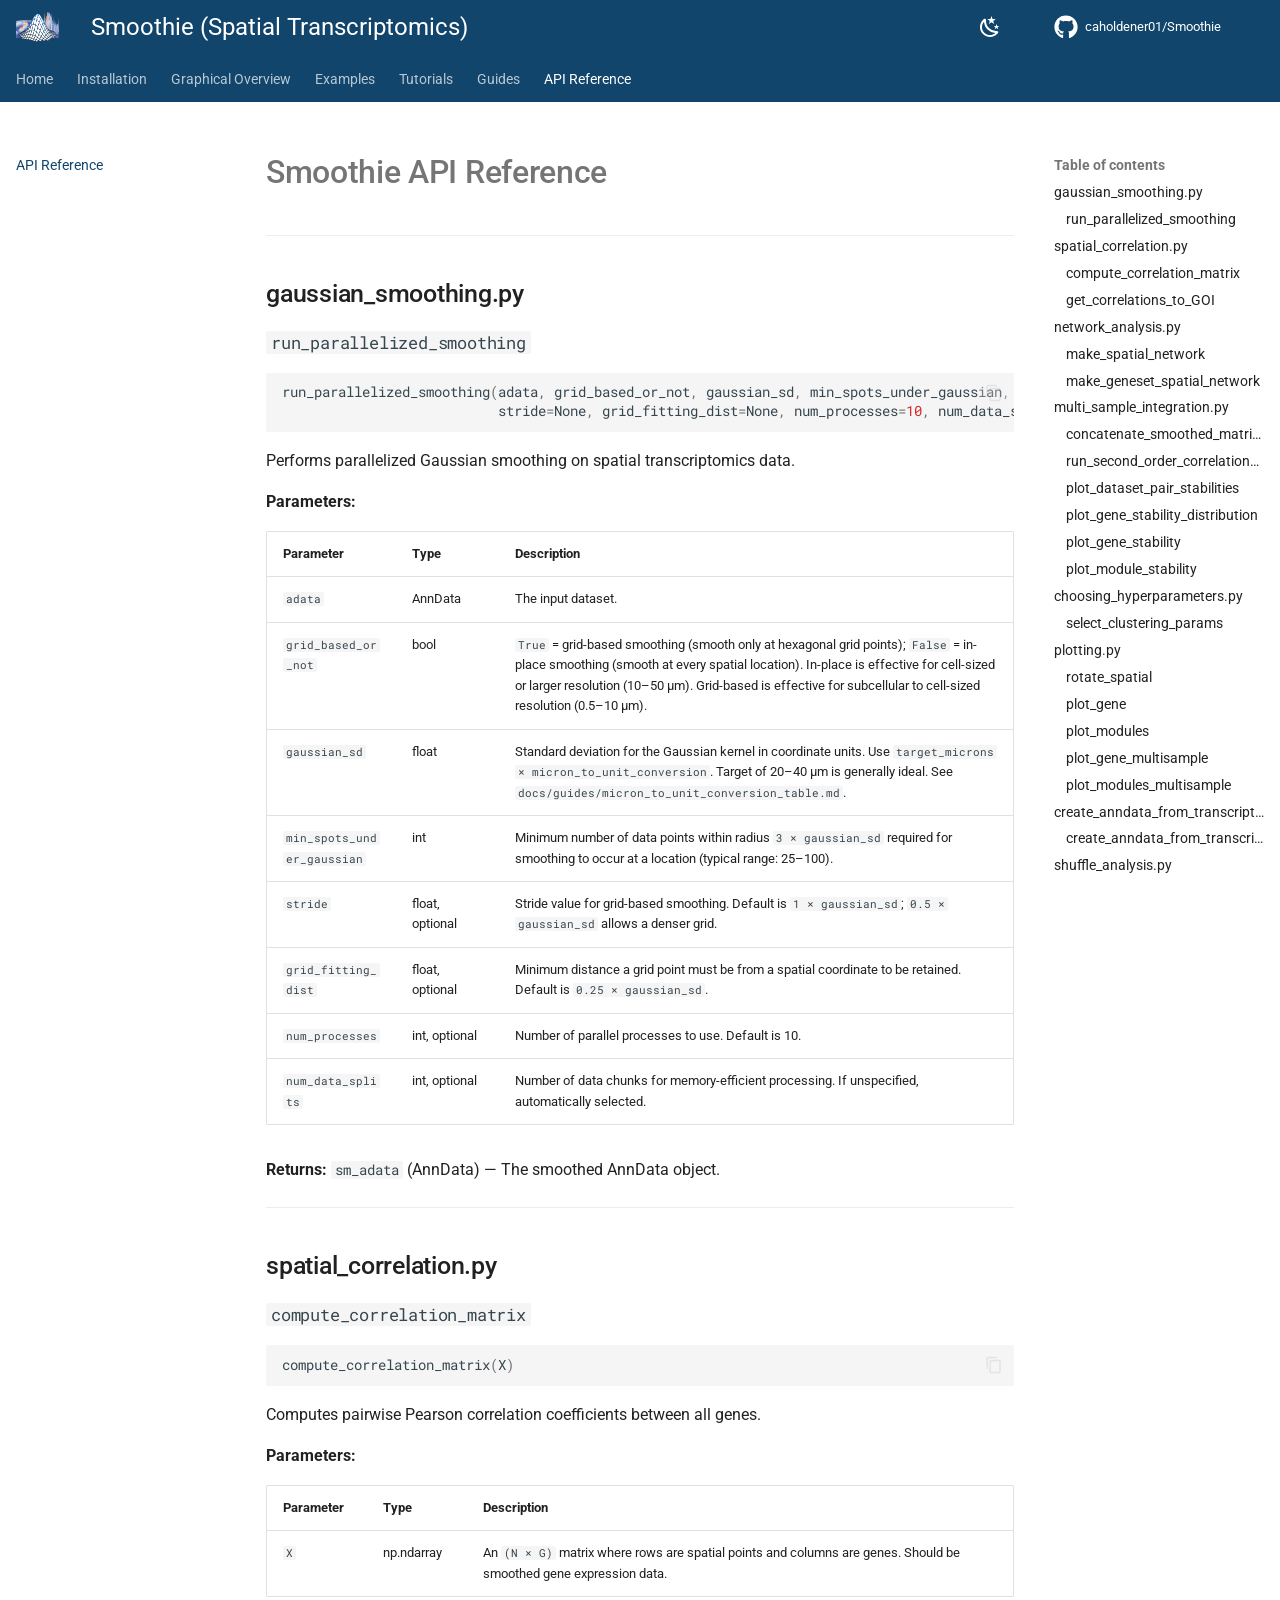
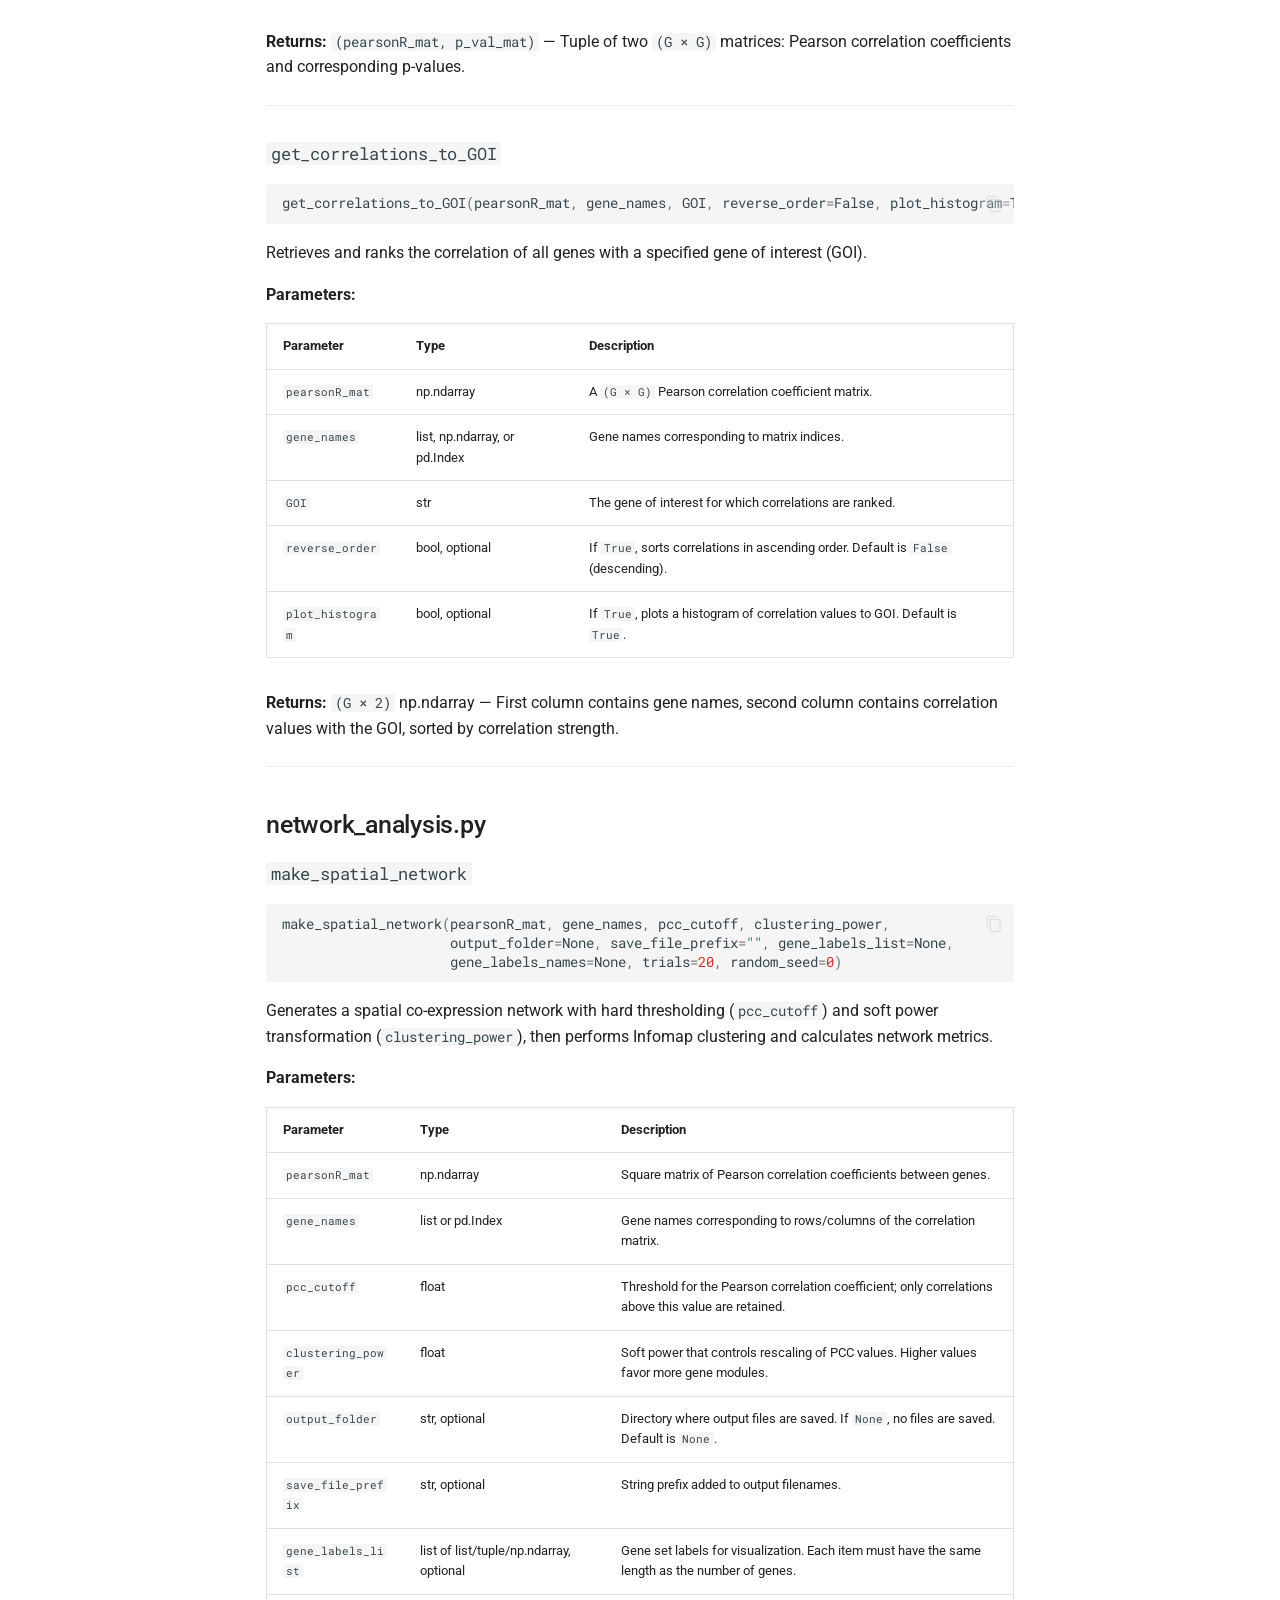
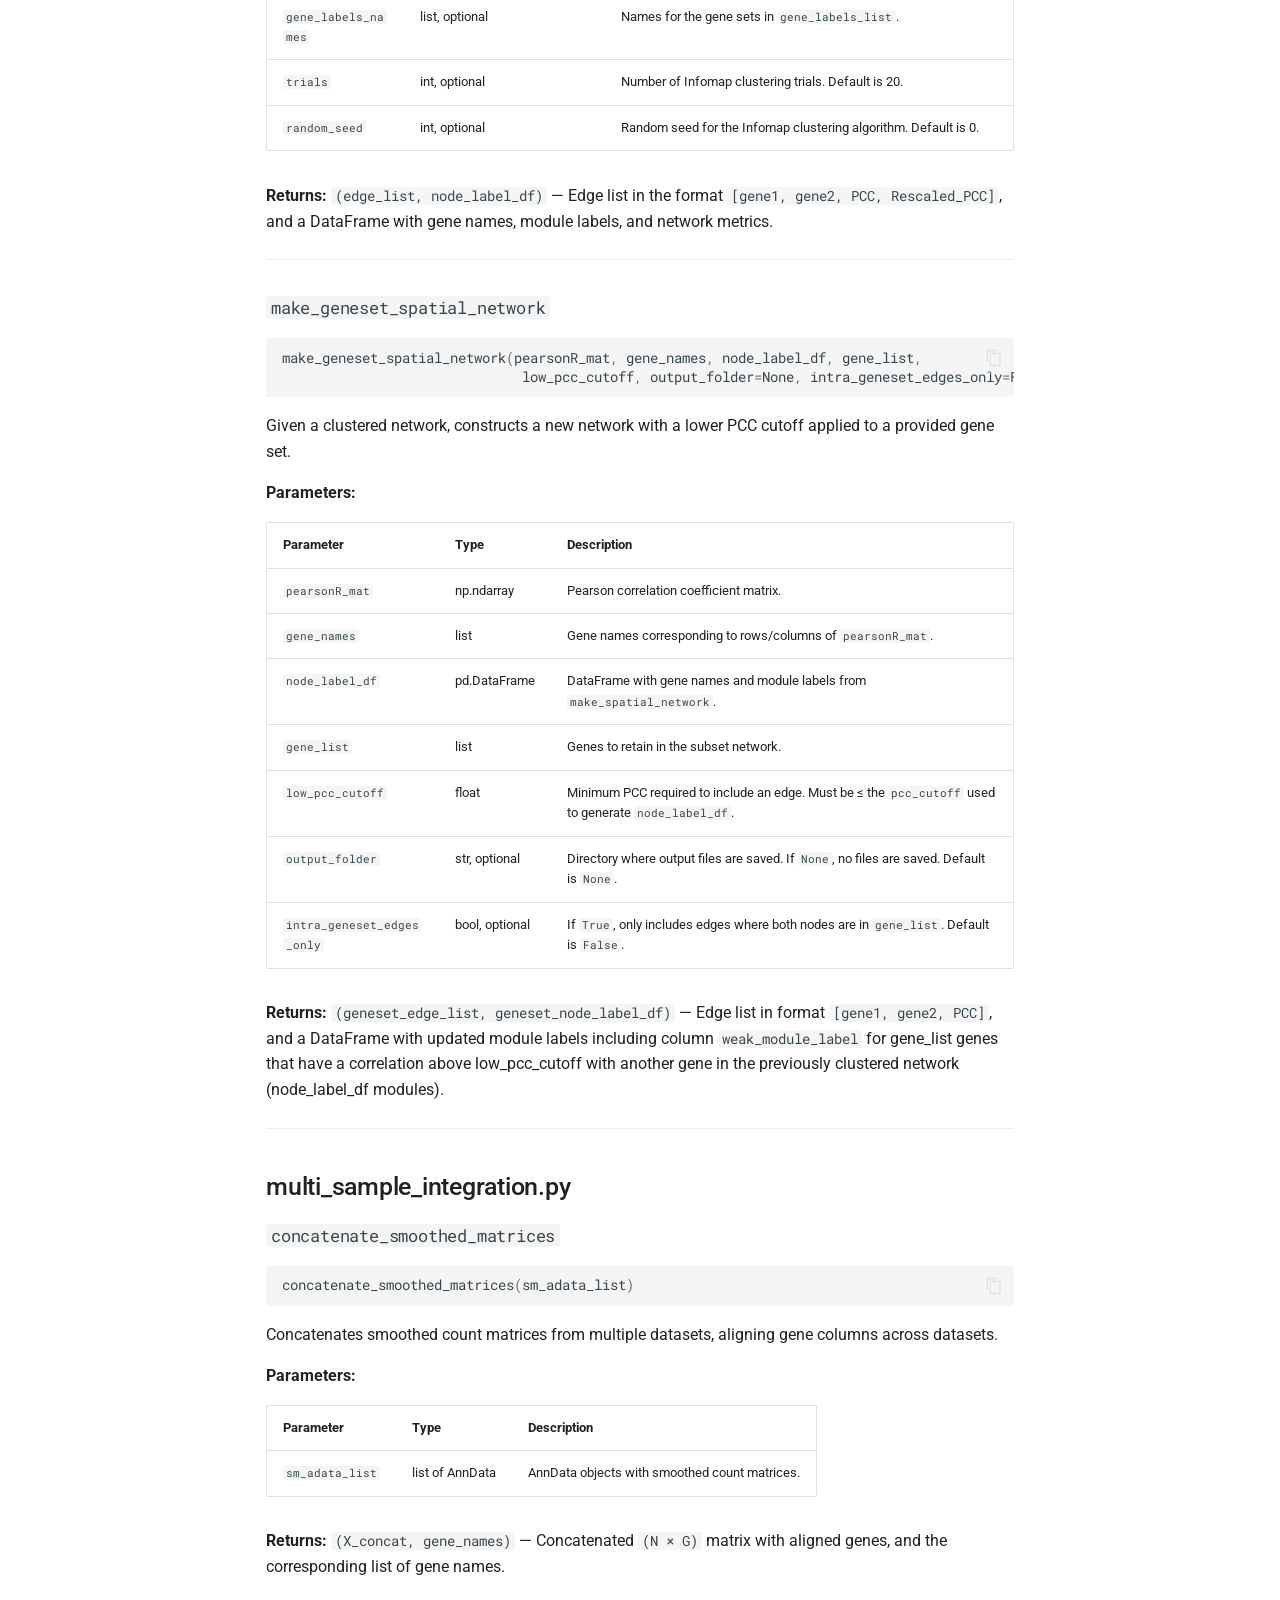
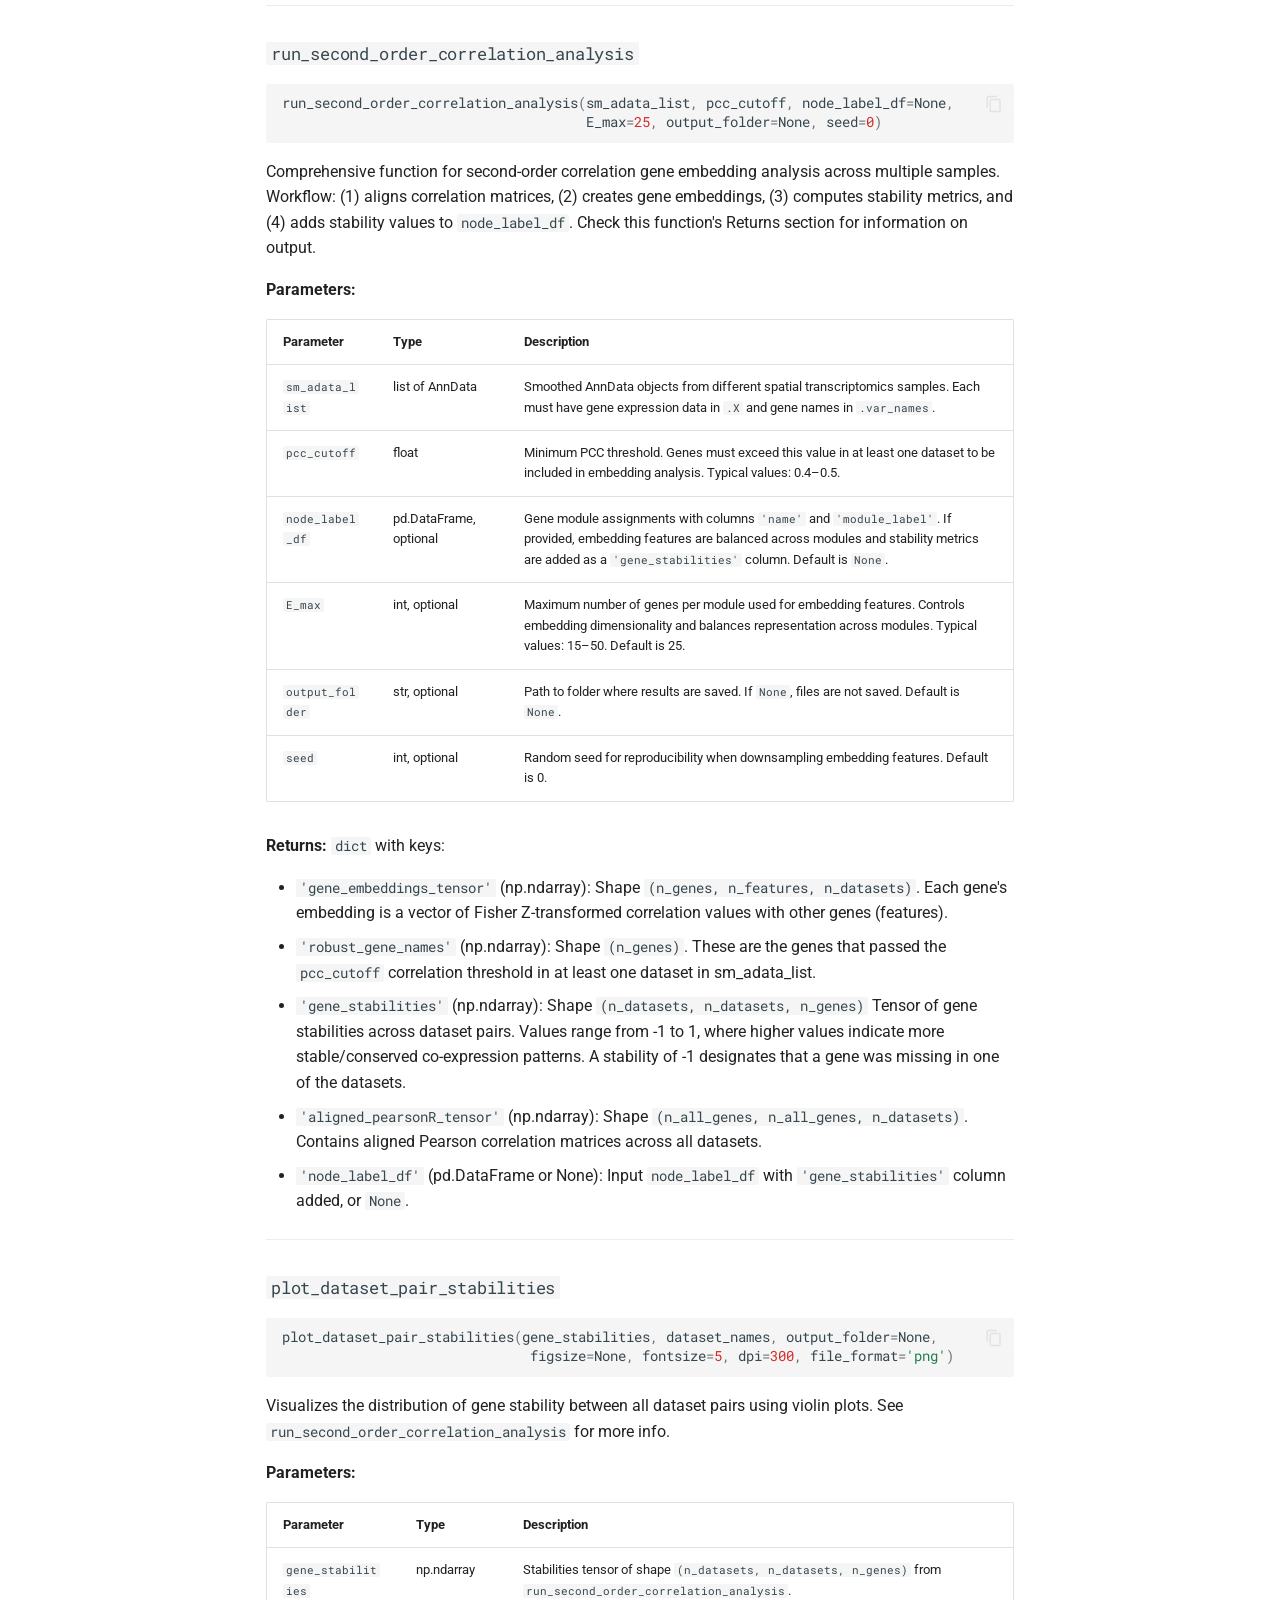
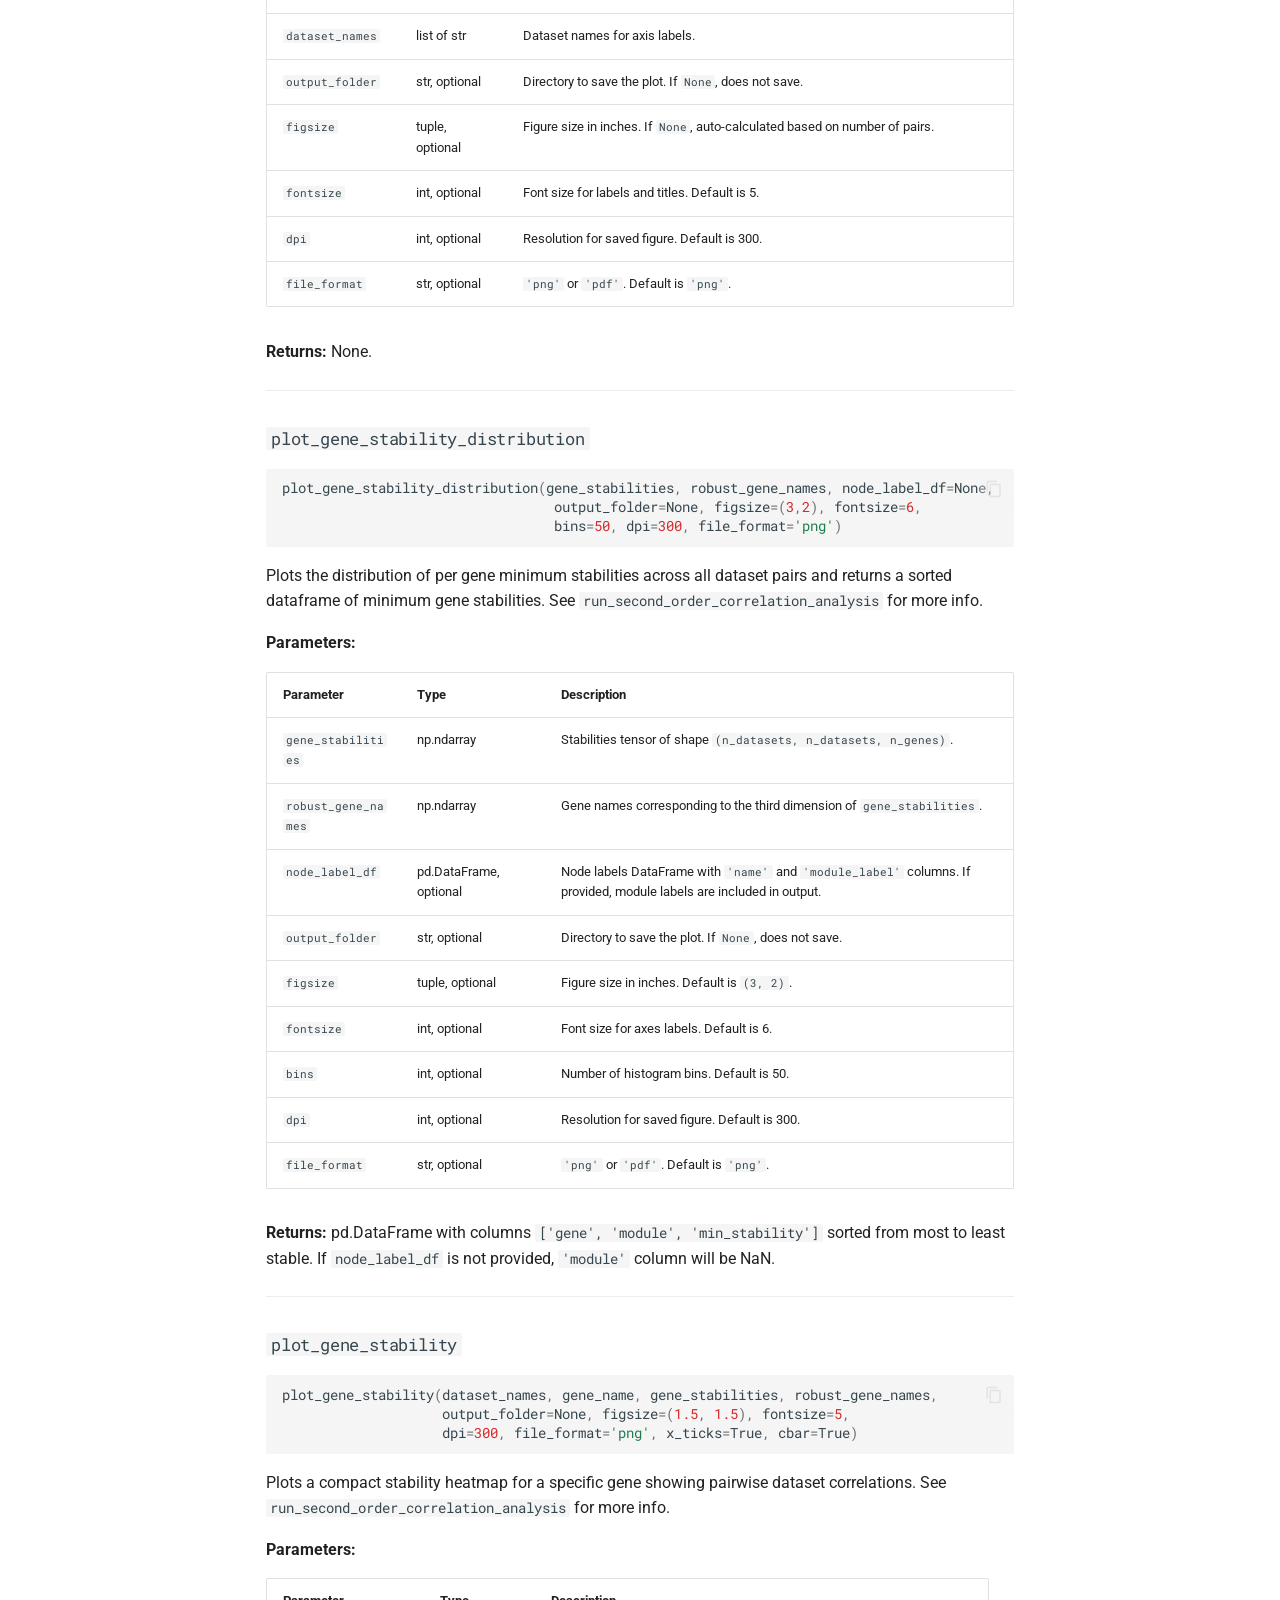
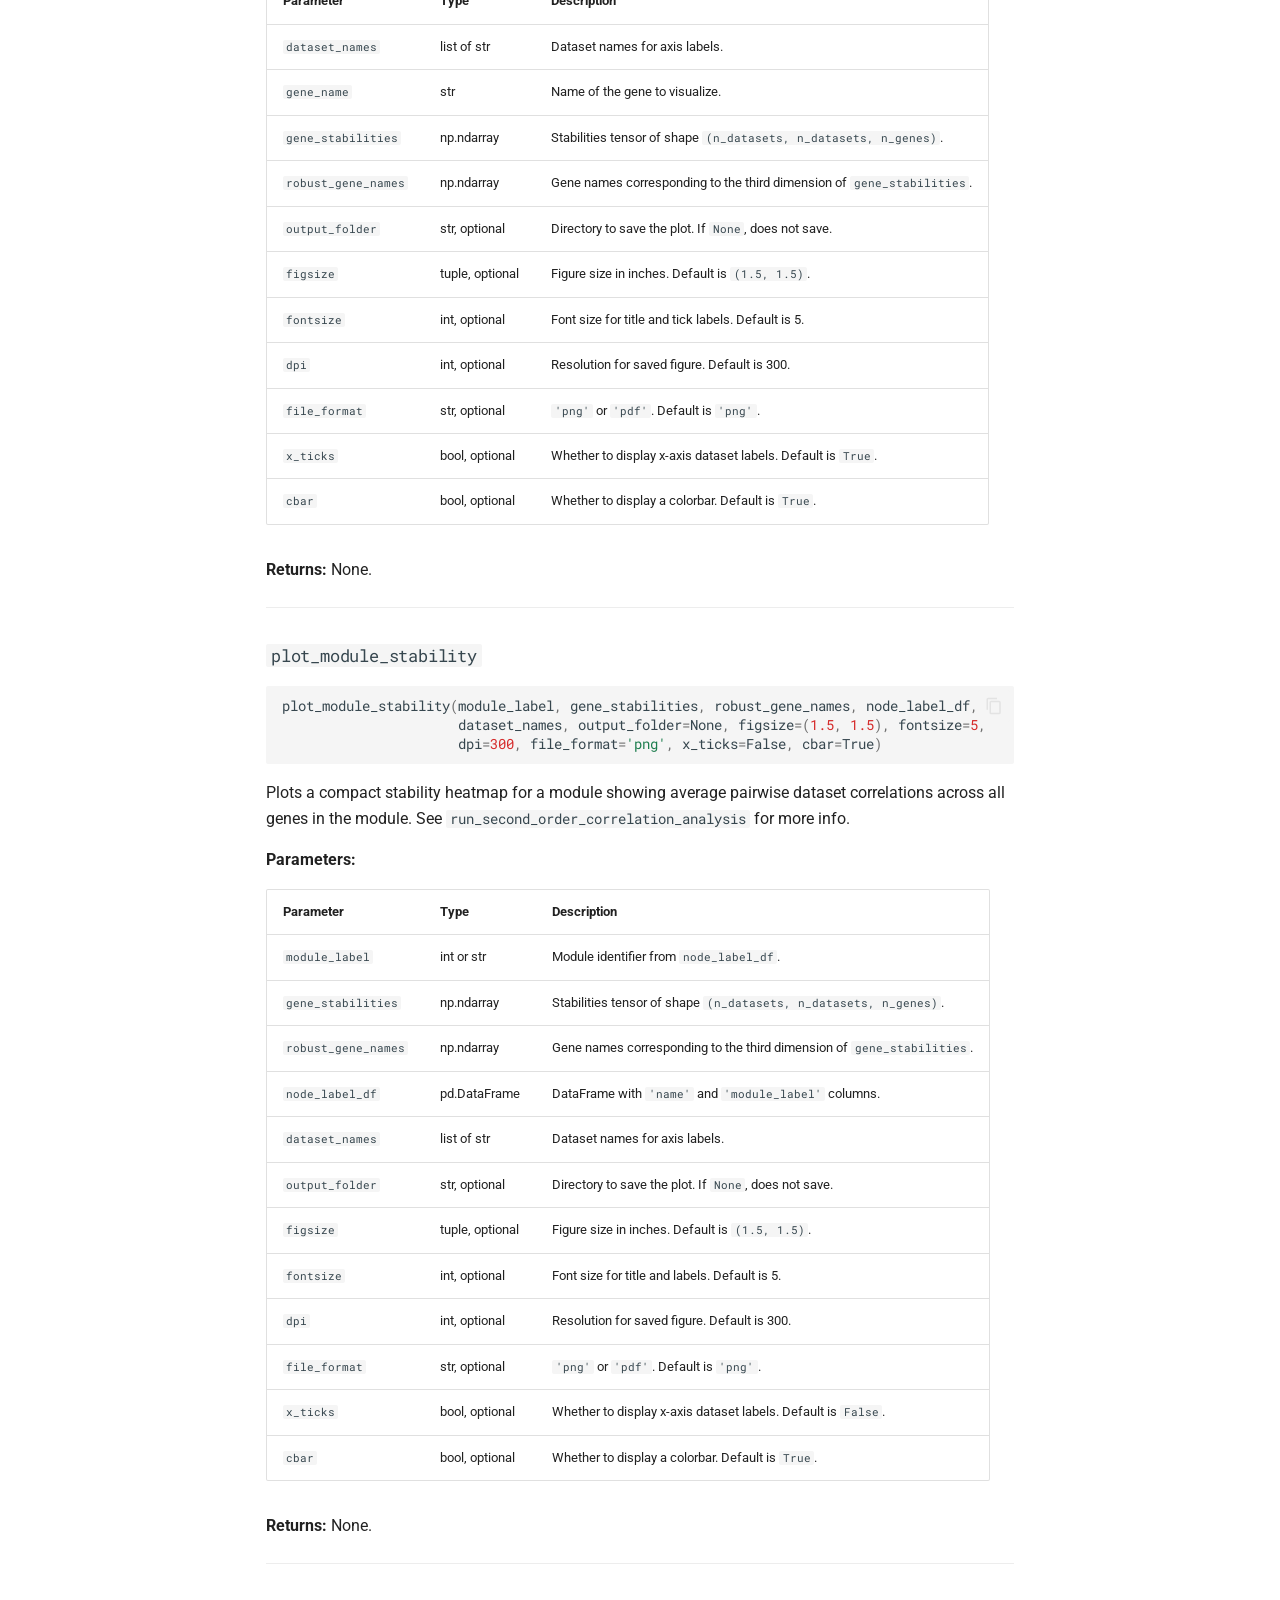
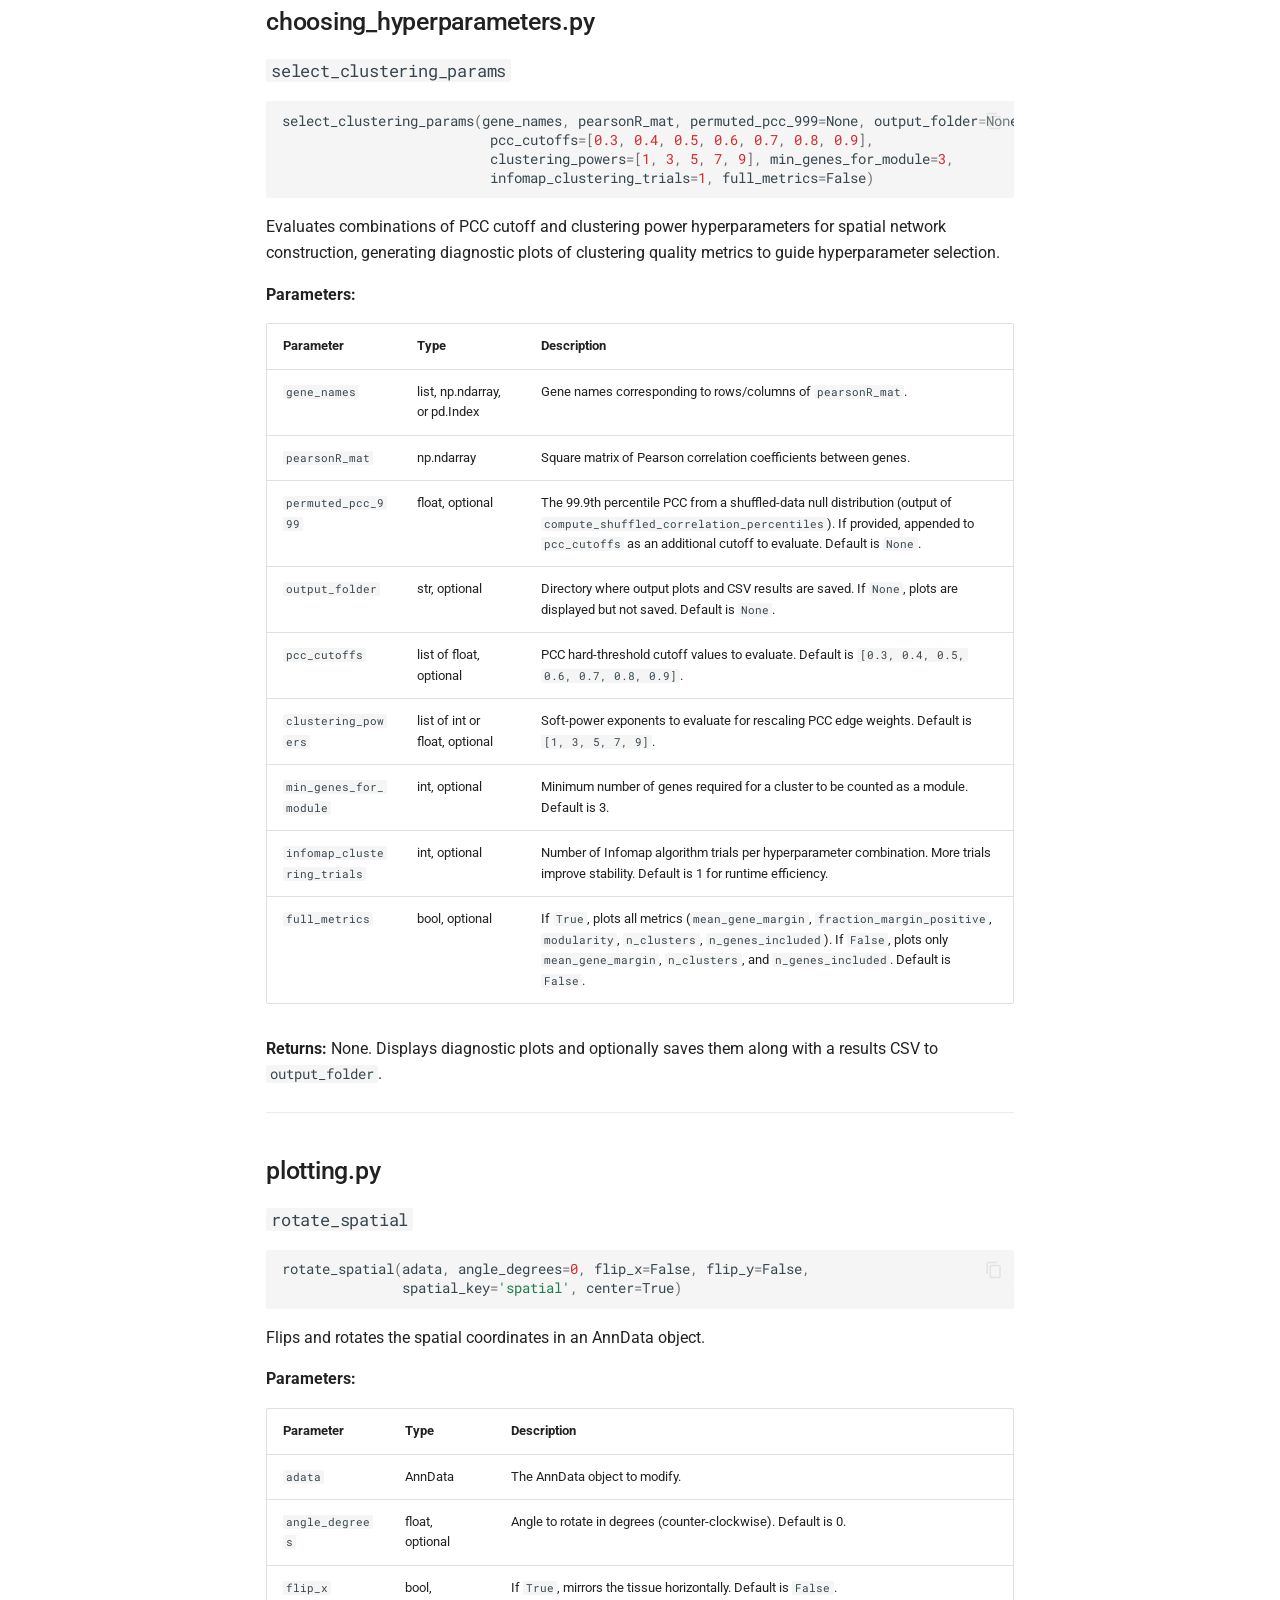
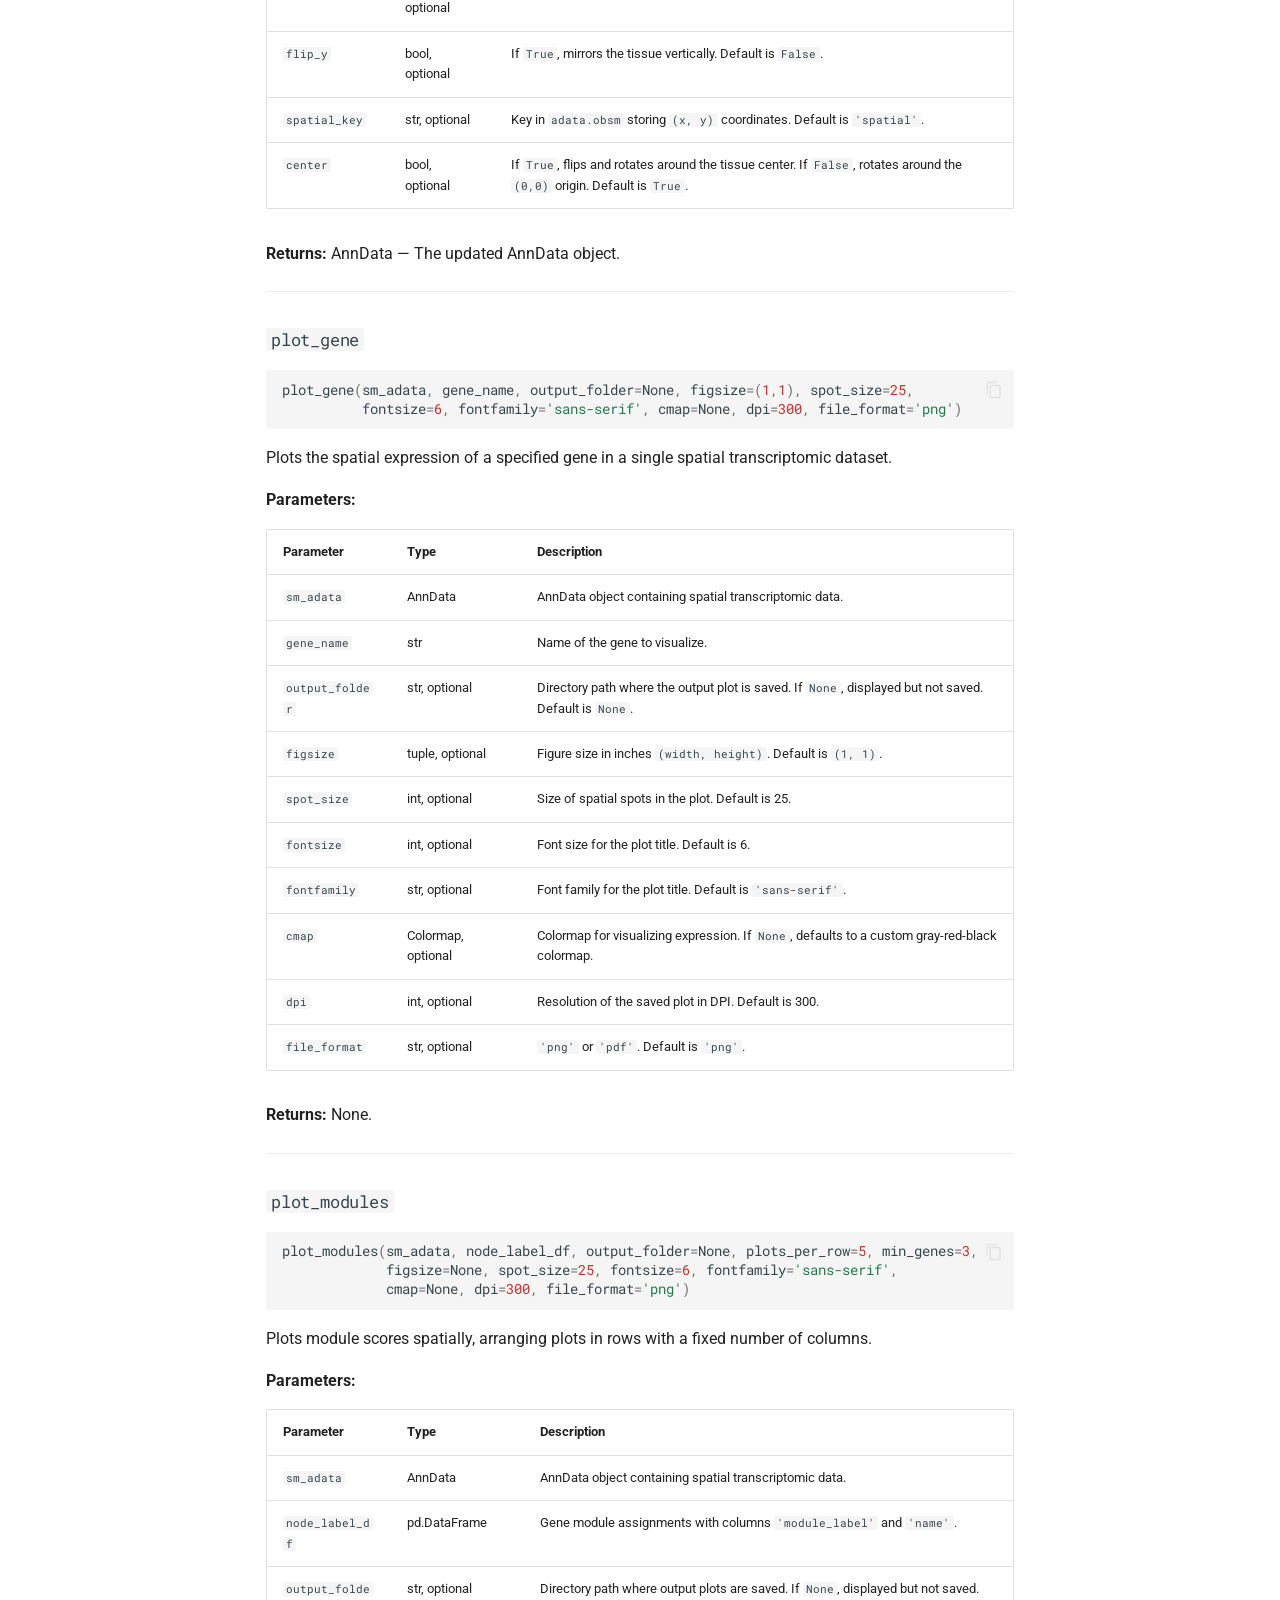
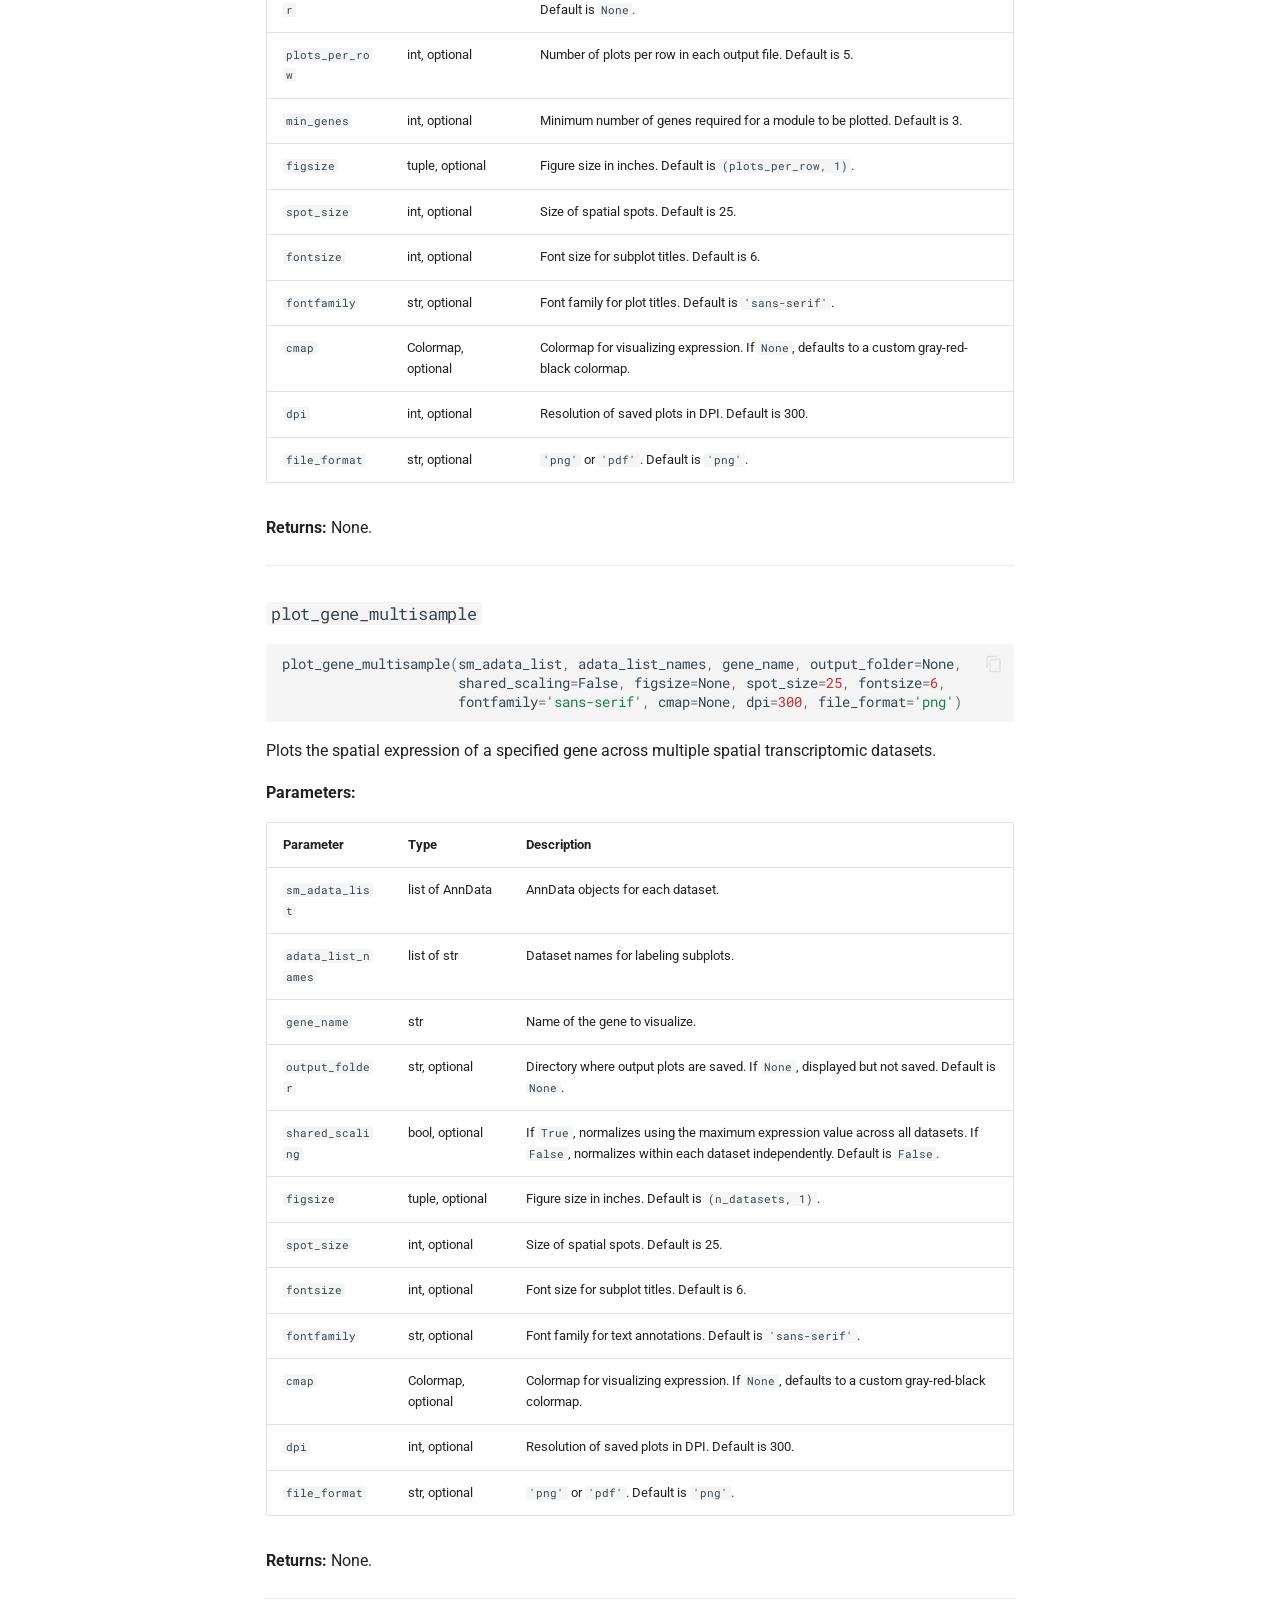
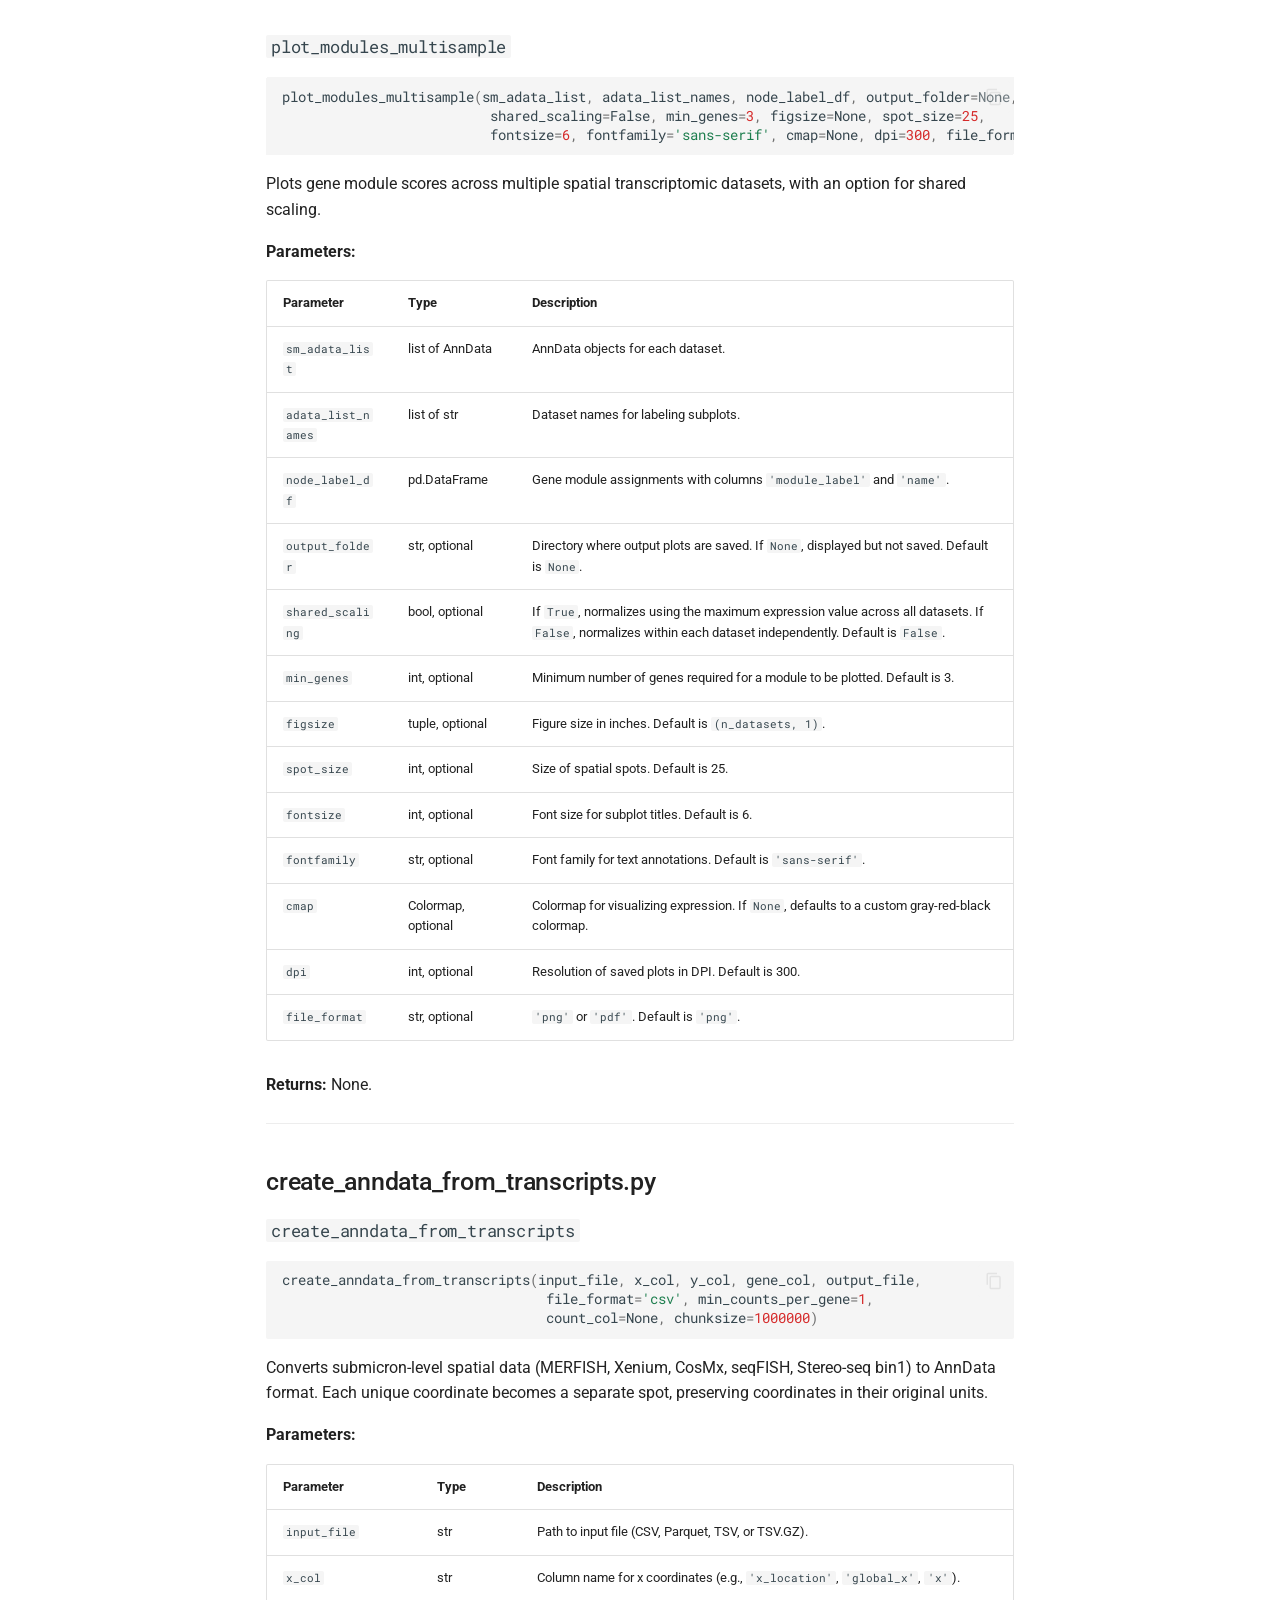
<file: api/index.html>
<!doctype html>
<html lang="en" class="no-js">
  <head>
    
      <meta charset="utf-8">
      <meta name="viewport" content="width=device-width,initial-scale=1">
      
      
      
      
        <link rel="prev" href="../guides/cytoscape_instructions/">
      
      
      
        
      
      
      <link rel="icon" href="../assets/images/favicon.png">
      <meta name="generator" content="mkdocs-1.6.1, mkdocs-material-9.7.1">
    
    
      
        <title>API Reference - Smoothie (Spatial Transcriptomics)</title>
      
    
    
      <link rel="stylesheet" href="../assets/stylesheets/main.484c7ddc.min.css">
      
        
        <link rel="stylesheet" href="../assets/stylesheets/palette.ab4e12ef.min.css">
      
      


    
    
      
    
    
      
        
        
        <link rel="preconnect" href="https://fonts.gstatic.com" crossorigin>
        <link rel="stylesheet" href="https://fonts.googleapis.com/css?family=Roboto:300,300i,400,400i,700,700i%7CRoboto+Mono:400,400i,700,700i&display=fallback">
        <style>:root{--md-text-font:"Roboto";--md-code-font:"Roboto Mono"}</style>
      
    
    
      <link rel="stylesheet" href="../stylesheets/extra.css">
    
    <script>__md_scope=new URL("..",location),__md_hash=e=>[...e].reduce(((e,_)=>(e<<5)-e+_.charCodeAt(0)),0),__md_get=(e,_=localStorage,t=__md_scope)=>JSON.parse(_.getItem(t.pathname+"."+e)),__md_set=(e,_,t=localStorage,a=__md_scope)=>{try{t.setItem(a.pathname+"."+e,JSON.stringify(_))}catch(e){}}</script>
    
      

    
    
  </head>
  
  
    
    
      
    
    
    
    
    <body dir="ltr" data-md-color-scheme="default" data-md-color-primary="custom" data-md-color-accent="custom">
  
    
    <input class="md-toggle" data-md-toggle="drawer" type="checkbox" id="__drawer" autocomplete="off">
    <input class="md-toggle" data-md-toggle="search" type="checkbox" id="__search" autocomplete="off">
    <label class="md-overlay" for="__drawer"></label>
    <div data-md-component="skip">
      
        
        <a href="#smoothie-api-reference" class="md-skip">
          Skip to content
        </a>
      
    </div>
    <div data-md-component="announce">
      
    </div>
    
    
      

<header class="md-header" data-md-component="header">
  <nav class="md-header__inner md-grid" aria-label="Header">
    <a href=".." title="Smoothie (Spatial Transcriptomics)" class="md-header__button md-logo" aria-label="Smoothie (Spatial Transcriptomics)" data-md-component="logo">
      
  <img src="../images/smoothing_logo.png" alt="logo">

    </a>
    <label class="md-header__button md-icon" for="__drawer">
      
      <svg xmlns="http://www.w3.org/2000/svg" viewBox="0 0 24 24"><path d="M3 6h18v2H3zm0 5h18v2H3zm0 5h18v2H3z"/></svg>
    </label>
    <div class="md-header__title" data-md-component="header-title">
      <div class="md-header__ellipsis">
        <div class="md-header__topic">
          <span class="md-ellipsis">
            Smoothie (Spatial Transcriptomics)
          </span>
        </div>
        <div class="md-header__topic" data-md-component="header-topic">
          <span class="md-ellipsis">
            
              API Reference
            
          </span>
        </div>
      </div>
    </div>
    
      
        <form class="md-header__option" data-md-component="palette">
  
    
    
    
    <input class="md-option" data-md-color-media="" data-md-color-scheme="default" data-md-color-primary="custom" data-md-color-accent="custom"  aria-label="Switch to dark mode"  type="radio" name="__palette" id="__palette_0">
    
      <label class="md-header__button md-icon" title="Switch to dark mode" for="__palette_1" hidden>
        <svg xmlns="http://www.w3.org/2000/svg" viewBox="0 0 24 24"><path d="m17.75 4.09-2.53 1.94.91 3.06-2.63-1.81-2.63 1.81.91-3.06-2.53-1.94L12.44 4l1.06-3 1.06 3zm3.5 6.91-1.64 1.25.59 1.98-1.7-1.17-1.7 1.17.59-1.98L15.75 11l2.06-.05L18.5 9l.69 1.95zm-2.28 4.95c.83-.08 1.72 1.1 1.19 1.85-.32.45-.66.87-1.08 1.27C15.17 23 8.84 23 4.94 19.07c-3.91-3.9-3.91-10.24 0-14.14.4-.4.82-.76 1.27-1.08.75-.53 1.93.36 1.85 1.19-.27 2.86.69 5.83 2.89 8.02a9.96 9.96 0 0 0 8.02 2.89m-1.64 2.02a12.08 12.08 0 0 1-7.8-3.47c-2.17-2.19-3.33-5-3.49-7.82-2.81 3.14-2.7 7.96.31 10.98 3.02 3.01 7.84 3.12 10.98.31"/></svg>
      </label>
    
  
    
    
    
    <input class="md-option" data-md-color-media="" data-md-color-scheme="slate" data-md-color-primary="custom" data-md-color-accent="custom"  aria-label="Switch to light mode"  type="radio" name="__palette" id="__palette_1">
    
      <label class="md-header__button md-icon" title="Switch to light mode" for="__palette_0" hidden>
        <svg xmlns="http://www.w3.org/2000/svg" viewBox="0 0 24 24"><path d="M12 7a5 5 0 0 1 5 5 5 5 0 0 1-5 5 5 5 0 0 1-5-5 5 5 0 0 1 5-5m0 2a3 3 0 0 0-3 3 3 3 0 0 0 3 3 3 3 0 0 0 3-3 3 3 0 0 0-3-3m0-7 2.39 3.42C13.65 5.15 12.84 5 12 5s-1.65.15-2.39.42zM3.34 7l4.16-.35A7.2 7.2 0 0 0 5.94 8.5c-.44.74-.69 1.5-.83 2.29zm.02 10 1.76-3.77a7.131 7.131 0 0 0 2.38 4.14zM20.65 7l-1.77 3.79a7.02 7.02 0 0 0-2.38-4.15zm-.01 10-4.14.36c.59-.51 1.12-1.14 1.54-1.86.42-.73.69-1.5.83-2.29zM12 22l-2.41-3.44c.74.27 1.55.44 2.41.44.82 0 1.63-.17 2.37-.44z"/></svg>
      </label>
    
  
</form>
      
    
    
      <script>var palette=__md_get("__palette");if(palette&&palette.color){if("(prefers-color-scheme)"===palette.color.media){var media=matchMedia("(prefers-color-scheme: light)"),input=document.querySelector(media.matches?"[data-md-color-media='(prefers-color-scheme: light)']":"[data-md-color-media='(prefers-color-scheme: dark)']");palette.color.media=input.getAttribute("data-md-color-media"),palette.color.scheme=input.getAttribute("data-md-color-scheme"),palette.color.primary=input.getAttribute("data-md-color-primary"),palette.color.accent=input.getAttribute("data-md-color-accent")}for(var[key,value]of Object.entries(palette.color))document.body.setAttribute("data-md-color-"+key,value)}</script>
    
    
    
    
      <div class="md-header__source">
        <a href="https://github.com/caholdener01/Smoothie" title="Go to repository" class="md-source" data-md-component="source">
  <div class="md-source__icon md-icon">
    
    <svg xmlns="http://www.w3.org/2000/svg" viewBox="0 0 512 512"><!--! Font Awesome Free 7.1.0 by @fontawesome - https://fontawesome.com License - https://fontawesome.com/license/free (Icons: CC BY 4.0, Fonts: SIL OFL 1.1, Code: MIT License) Copyright 2025 Fonticons, Inc.--><path d="M173.9 397.4c0 2-2.3 3.6-5.2 3.6-3.3.3-5.6-1.3-5.6-3.6 0-2 2.3-3.6 5.2-3.6 3-.3 5.6 1.3 5.6 3.6m-31.1-4.5c-.7 2 1.3 4.3 4.3 4.9 2.6 1 5.6 0 6.2-2s-1.3-4.3-4.3-5.2c-2.6-.7-5.5.3-6.2 2.3m44.2-1.7c-2.9.7-4.9 2.6-4.6 4.9.3 2 2.9 3.3 5.9 2.6 2.9-.7 4.9-2.6 4.6-4.6-.3-1.9-3-3.2-5.9-2.9M252.8 8C114.1 8 8 113.3 8 252c0 110.9 69.8 205.8 169.5 239.2 12.8 2.3 17.3-5.6 17.3-12.1 0-6.2-.3-40.4-.3-61.4 0 0-70 15-84.7-29.8 0 0-11.4-29.1-27.8-36.6 0 0-22.9-15.7 1.6-15.4 0 0 24.9 2 38.6 25.8 21.9 38.6 58.6 27.5 72.9 20.9 2.3-16 8.8-27.1 16-33.7-55.9-6.2-112.3-14.3-112.3-110.5 0-27.5 7.6-41.3 23.6-58.9-2.6-6.5-11.1-33.3 2.6-67.9 20.9-6.5 69 27 69 27 20-5.6 41.5-8.5 62.8-8.5s42.8 2.9 62.8 8.5c0 0 48.1-33.6 69-27 13.7 34.7 5.2 61.4 2.6 67.9 16 17.7 25.8 31.5 25.8 58.9 0 96.5-58.9 104.2-114.8 110.5 9.2 7.9 17 22.9 17 46.4 0 33.7-.3 75.4-.3 83.6 0 6.5 4.6 14.4 17.3 12.1C436.2 457.8 504 362.9 504 252 504 113.3 391.5 8 252.8 8M105.2 352.9c-1.3 1-1 3.3.7 5.2 1.6 1.6 3.9 2.3 5.2 1 1.3-1 1-3.3-.7-5.2-1.6-1.6-3.9-2.3-5.2-1m-10.8-8.1c-.7 1.3.3 2.9 2.3 3.9 1.6 1 3.6.7 4.3-.7.7-1.3-.3-2.9-2.3-3.9-2-.6-3.6-.3-4.3.7m32.4 35.6c-1.6 1.3-1 4.3 1.3 6.2 2.3 2.3 5.2 2.6 6.5 1 1.3-1.3.7-4.3-1.3-6.2-2.2-2.3-5.2-2.6-6.5-1m-11.4-14.7c-1.6 1-1.6 3.6 0 5.9s4.3 3.3 5.6 2.3c1.6-1.3 1.6-3.9 0-6.2-1.4-2.3-4-3.3-5.6-2"/></svg>
  </div>
  <div class="md-source__repository">
    caholdener01/Smoothie
  </div>
</a>
      </div>
    
  </nav>
  
</header>
    
    <div class="md-container" data-md-component="container">
      
      
        
          
            
<nav class="md-tabs" aria-label="Tabs" data-md-component="tabs">
  <div class="md-grid">
    <ul class="md-tabs__list">
      
        
  
  
  
  
    <li class="md-tabs__item">
      <a href=".." class="md-tabs__link">
        
  
  
    
  
  Home

      </a>
    </li>
  

      
        
  
  
  
  
    <li class="md-tabs__item">
      <a href="../installation/" class="md-tabs__link">
        
  
  
    
  
  Installation

      </a>
    </li>
  

      
        
  
  
  
  
    <li class="md-tabs__item">
      <a href="../graphical_overview/" class="md-tabs__link">
        
  
  
    
  
  Graphical Overview

      </a>
    </li>
  

      
        
  
  
  
  
    
    
      <li class="md-tabs__item">
        <a href="../examples/single_dataset_pipeline/" class="md-tabs__link">
          
  
  
  Examples

        </a>
      </li>
    
  

      
        
  
  
  
  
    
    
      
  
  
  
  
    
    
      <li class="md-tabs__item">
        <a href="../tutorials/slideseq_cerebellum_single_dataset_pipeline/" class="md-tabs__link">
          
  
  
  Tutorials

        </a>
      </li>
    
  

    
  

      
        
  
  
  
  
    
    
      <li class="md-tabs__item">
        <a href="../guides/convert_to_anndata/" class="md-tabs__link">
          
  
  
  Guides

        </a>
      </li>
    
  

      
        
  
  
  
    
  
  
    <li class="md-tabs__item md-tabs__item--active">
      <a href="./" class="md-tabs__link">
        
  
  
    
  
  API Reference

      </a>
    </li>
  

      
    </ul>
  </div>
</nav>
          
        
      
      <main class="md-main" data-md-component="main">
        <div class="md-main__inner md-grid">
          
            
              
              <div class="md-sidebar md-sidebar--primary" data-md-component="sidebar" data-md-type="navigation" >
                <div class="md-sidebar__scrollwrap">
                  <div class="md-sidebar__inner">
                    


  


<nav class="md-nav md-nav--primary md-nav--lifted" aria-label="Navigation" data-md-level="0">
  <label class="md-nav__title" for="__drawer">
    <a href=".." title="Smoothie (Spatial Transcriptomics)" class="md-nav__button md-logo" aria-label="Smoothie (Spatial Transcriptomics)" data-md-component="logo">
      
  <img src="../images/smoothing_logo.png" alt="logo">

    </a>
    Smoothie (Spatial Transcriptomics)
  </label>
  
    <div class="md-nav__source">
      <a href="https://github.com/caholdener01/Smoothie" title="Go to repository" class="md-source" data-md-component="source">
  <div class="md-source__icon md-icon">
    
    <svg xmlns="http://www.w3.org/2000/svg" viewBox="0 0 512 512"><!--! Font Awesome Free 7.1.0 by @fontawesome - https://fontawesome.com License - https://fontawesome.com/license/free (Icons: CC BY 4.0, Fonts: SIL OFL 1.1, Code: MIT License) Copyright 2025 Fonticons, Inc.--><path d="M173.9 397.4c0 2-2.3 3.6-5.2 3.6-3.3.3-5.6-1.3-5.6-3.6 0-2 2.3-3.6 5.2-3.6 3-.3 5.6 1.3 5.6 3.6m-31.1-4.5c-.7 2 1.3 4.3 4.3 4.9 2.6 1 5.6 0 6.2-2s-1.3-4.3-4.3-5.2c-2.6-.7-5.5.3-6.2 2.3m44.2-1.7c-2.9.7-4.9 2.6-4.6 4.9.3 2 2.9 3.3 5.9 2.6 2.9-.7 4.9-2.6 4.6-4.6-.3-1.9-3-3.2-5.9-2.9M252.8 8C114.1 8 8 113.3 8 252c0 110.9 69.8 205.8 169.5 239.2 12.8 2.3 17.3-5.6 17.3-12.1 0-6.2-.3-40.4-.3-61.4 0 0-70 15-84.7-29.8 0 0-11.4-29.1-27.8-36.6 0 0-22.9-15.7 1.6-15.4 0 0 24.9 2 38.6 25.8 21.9 38.6 58.6 27.5 72.9 20.9 2.3-16 8.8-27.1 16-33.7-55.9-6.2-112.3-14.3-112.3-110.5 0-27.5 7.6-41.3 23.6-58.9-2.6-6.5-11.1-33.3 2.6-67.9 20.9-6.5 69 27 69 27 20-5.6 41.5-8.5 62.8-8.5s42.8 2.9 62.8 8.5c0 0 48.1-33.6 69-27 13.7 34.7 5.2 61.4 2.6 67.9 16 17.7 25.8 31.5 25.8 58.9 0 96.5-58.9 104.2-114.8 110.5 9.2 7.9 17 22.9 17 46.4 0 33.7-.3 75.4-.3 83.6 0 6.5 4.6 14.4 17.3 12.1C436.2 457.8 504 362.9 504 252 504 113.3 391.5 8 252.8 8M105.2 352.9c-1.3 1-1 3.3.7 5.2 1.6 1.6 3.9 2.3 5.2 1 1.3-1 1-3.3-.7-5.2-1.6-1.6-3.9-2.3-5.2-1m-10.8-8.1c-.7 1.3.3 2.9 2.3 3.9 1.6 1 3.6.7 4.3-.7.7-1.3-.3-2.9-2.3-3.9-2-.6-3.6-.3-4.3.7m32.4 35.6c-1.6 1.3-1 4.3 1.3 6.2 2.3 2.3 5.2 2.6 6.5 1 1.3-1.3.7-4.3-1.3-6.2-2.2-2.3-5.2-2.6-6.5-1m-11.4-14.7c-1.6 1-1.6 3.6 0 5.9s4.3 3.3 5.6 2.3c1.6-1.3 1.6-3.9 0-6.2-1.4-2.3-4-3.3-5.6-2"/></svg>
  </div>
  <div class="md-source__repository">
    caholdener01/Smoothie
  </div>
</a>
    </div>
  
  <ul class="md-nav__list" data-md-scrollfix>
    
      
      
  
  
  
  
    <li class="md-nav__item">
      <a href=".." class="md-nav__link">
        
  
  
  <span class="md-ellipsis">
    
  
    Home
  

    
  </span>
  
  

      </a>
    </li>
  

    
      
      
  
  
  
  
    <li class="md-nav__item">
      <a href="../installation/" class="md-nav__link">
        
  
  
  <span class="md-ellipsis">
    
  
    Installation
  

    
  </span>
  
  

      </a>
    </li>
  

    
      
      
  
  
  
  
    <li class="md-nav__item">
      <a href="../graphical_overview/" class="md-nav__link">
        
  
  
  <span class="md-ellipsis">
    
  
    Graphical Overview
  

    
  </span>
  
  

      </a>
    </li>
  

    
      
      
  
  
  
  
    
    
    
    
      
      
        
      
    
    
    <li class="md-nav__item md-nav__item--nested">
      
        
        
        <input class="md-nav__toggle md-toggle " type="checkbox" id="__nav_4" >
        
          
          <label class="md-nav__link" for="__nav_4" id="__nav_4_label" tabindex="0">
            
  
  
  <span class="md-ellipsis">
    
  
    Examples
  

    
  </span>
  
  

            <span class="md-nav__icon md-icon"></span>
          </label>
        
        <nav class="md-nav" data-md-level="1" aria-labelledby="__nav_4_label" aria-expanded="false">
          <label class="md-nav__title" for="__nav_4">
            <span class="md-nav__icon md-icon"></span>
            
  
    Examples
  

          </label>
          <ul class="md-nav__list" data-md-scrollfix>
            
              
                
  
  
  
  
    <li class="md-nav__item">
      <a href="../examples/single_dataset_pipeline/" class="md-nav__link">
        
  
  
  <span class="md-ellipsis">
    
  
    Single Dataset Pipeline
  

    
  </span>
  
  

      </a>
    </li>
  

              
            
              
                
  
  
  
  
    <li class="md-nav__item">
      <a href="../examples/multi_dataset_pipeline/" class="md-nav__link">
        
  
  
  <span class="md-ellipsis">
    
  
    Multiple Datasets Pipeline
  

    
  </span>
  
  

      </a>
    </li>
  

              
            
          </ul>
        </nav>
      
    </li>
  

    
      
      
  
  
  
  
    
    
    
    
      
      
        
      
    
    
    <li class="md-nav__item md-nav__item--nested">
      
        
        
        <input class="md-nav__toggle md-toggle " type="checkbox" id="__nav_5" >
        
          
          <label class="md-nav__link" for="__nav_5" id="__nav_5_label" tabindex="0">
            
  
  
  <span class="md-ellipsis">
    
  
    Tutorials
  

    
  </span>
  
  

            <span class="md-nav__icon md-icon"></span>
          </label>
        
        <nav class="md-nav" data-md-level="1" aria-labelledby="__nav_5_label" aria-expanded="false">
          <label class="md-nav__title" for="__nav_5">
            <span class="md-nav__icon md-icon"></span>
            
  
    Tutorials
  

          </label>
          <ul class="md-nav__list" data-md-scrollfix>
            
              
                
  
  
  
  
    
    
    
    
      
      
        
      
    
    
    <li class="md-nav__item md-nav__item--nested">
      
        
        
        <input class="md-nav__toggle md-toggle " type="checkbox" id="__nav_5_1" >
        
          
          <label class="md-nav__link" for="__nav_5_1" id="__nav_5_1_label" tabindex="0">
            
  
  
  <span class="md-ellipsis">
    
  
    Single Dataset Pipelines
  

    
  </span>
  
  

            <span class="md-nav__icon md-icon"></span>
          </label>
        
        <nav class="md-nav" data-md-level="2" aria-labelledby="__nav_5_1_label" aria-expanded="false">
          <label class="md-nav__title" for="__nav_5_1">
            <span class="md-nav__icon md-icon"></span>
            
  
    Single Dataset Pipelines
  

          </label>
          <ul class="md-nav__list" data-md-scrollfix>
            
              
                
  
  
  
  
    <li class="md-nav__item">
      <a href="../tutorials/slideseq_cerebellum_single_dataset_pipeline/" class="md-nav__link">
        
  
  
  <span class="md-ellipsis">
    
  
    Slide-seq Adult Mouse Cerebellum
  

    
  </span>
  
  

      </a>
    </li>
  

              
            
              
                
  
  
  
  
    <li class="md-nav__item">
      <a href="../tutorials/stereoseq_embryo_single_dataset_pipeline/" class="md-nav__link">
        
  
  
  <span class="md-ellipsis">
    
  
    Stereo-seq Mouse E16.5 Embryo
  

    
  </span>
  
  

      </a>
    </li>
  

              
            
              
                
  
  
  
  
    <li class="md-nav__item">
      <a href="../tutorials/visiumhd_ovarian_cancer_single_dataset_pipeline/" class="md-nav__link">
        
  
  
  <span class="md-ellipsis">
    
  
    Visium-HD Human Ovarian Cancer
  

    
  </span>
  
  

      </a>
    </li>
  

              
            
              
                
  
  
  
  
    <li class="md-nav__item">
      <a href="../tutorials/xenium_renal_cell_carcinoma_single_dataset_pipeline/" class="md-nav__link">
        
  
  
  <span class="md-ellipsis">
    
  
    Xenium Human Renal Cell Carcinoma
  

    
  </span>
  
  

      </a>
    </li>
  

              
            
          </ul>
        </nav>
      
    </li>
  

              
            
              
                
  
  
  
  
    
    
    
    
      
      
        
      
    
    
    <li class="md-nav__item md-nav__item--nested">
      
        
        
        <input class="md-nav__toggle md-toggle " type="checkbox" id="__nav_5_2" >
        
          
          <label class="md-nav__link" for="__nav_5_2" id="__nav_5_2_label" tabindex="0">
            
  
  
  <span class="md-ellipsis">
    
  
    Multi-dataset Pipelines
  

    
  </span>
  
  

            <span class="md-nav__icon md-icon"></span>
          </label>
        
        <nav class="md-nav" data-md-level="2" aria-labelledby="__nav_5_2_label" aria-expanded="false">
          <label class="md-nav__title" for="__nav_5_2">
            <span class="md-nav__icon md-icon"></span>
            
  
    Multi-dataset Pipelines
  

          </label>
          <ul class="md-nav__list" data-md-scrollfix>
            
              
                
  
  
  
  
    <li class="md-nav__item">
      <a href="../tutorials/slideseq_ovaries_multi_dataset_pipeline/" class="md-nav__link">
        
  
  
  <span class="md-ellipsis">
    
  
    Slide-seq Mouse Ovulating Ovaries Timecourse
  

    
  </span>
  
  

      </a>
    </li>
  

              
            
              
                
  
  
  
  
    <li class="md-nav__item">
      <a href="../tutorials/stereoseq_embryos_multi_dataset_pipeline/" class="md-nav__link">
        
  
  
  <span class="md-ellipsis">
    
  
    Stereo-seq Mouse Embryonic Development Timecourse
  

    
  </span>
  
  

      </a>
    </li>
  

              
            
          </ul>
        </nav>
      
    </li>
  

              
            
          </ul>
        </nav>
      
    </li>
  

    
      
      
  
  
  
  
    
    
    
    
      
      
        
      
    
    
    <li class="md-nav__item md-nav__item--nested">
      
        
        
        <input class="md-nav__toggle md-toggle " type="checkbox" id="__nav_6" >
        
          
          <label class="md-nav__link" for="__nav_6" id="__nav_6_label" tabindex="0">
            
  
  
  <span class="md-ellipsis">
    
  
    Guides
  

    
  </span>
  
  

            <span class="md-nav__icon md-icon"></span>
          </label>
        
        <nav class="md-nav" data-md-level="1" aria-labelledby="__nav_6_label" aria-expanded="false">
          <label class="md-nav__title" for="__nav_6">
            <span class="md-nav__icon md-icon"></span>
            
  
    Guides
  

          </label>
          <ul class="md-nav__list" data-md-scrollfix>
            
              
                
  
  
  
  
    <li class="md-nav__item">
      <a href="../guides/convert_to_anndata/" class="md-nav__link">
        
  
  
  <span class="md-ellipsis">
    
  
    1. Creating AnnData Object
  

    
  </span>
  
  

      </a>
    </li>
  

              
            
              
                
  
  
  
  
    <li class="md-nav__item">
      <a href="../guides/micron_to_unit_conversion_table/" class="md-nav__link">
        
  
  
  <span class="md-ellipsis">
    
  
    2. Micron-to-Unit Conversion Factors for S.T. Platforms
  

    
  </span>
  
  

      </a>
    </li>
  

              
            
              
                
  
  
  
  
    <li class="md-nav__item">
      <a href="../guides/cytoscape_instructions/" class="md-nav__link">
        
  
  
  <span class="md-ellipsis">
    
  
    3. Network Visualization using Cytoscape
  

    
  </span>
  
  

      </a>
    </li>
  

              
            
          </ul>
        </nav>
      
    </li>
  

    
      
      
  
  
    
  
  
  
    <li class="md-nav__item md-nav__item--active">
      
      <input class="md-nav__toggle md-toggle" type="checkbox" id="__toc">
      
      
        
      
      
        <label class="md-nav__link md-nav__link--active" for="__toc">
          
  
  
  <span class="md-ellipsis">
    
  
    API Reference
  

    
  </span>
  
  

          <span class="md-nav__icon md-icon"></span>
        </label>
      
      <a href="./" class="md-nav__link md-nav__link--active">
        
  
  
  <span class="md-ellipsis">
    
  
    API Reference
  

    
  </span>
  
  

      </a>
      
        

<nav class="md-nav md-nav--secondary" aria-label="Table of contents">
  
  
  
    
  
  
    <label class="md-nav__title" for="__toc">
      <span class="md-nav__icon md-icon"></span>
      Table of contents
    </label>
    <ul class="md-nav__list" data-md-component="toc" data-md-scrollfix>
      
        <li class="md-nav__item">
  <a href="#gaussian_smoothingpy" class="md-nav__link">
    <span class="md-ellipsis">
      
        gaussian_smoothing.py
      
    </span>
  </a>
  
    <nav class="md-nav" aria-label="gaussian_smoothing.py">
      <ul class="md-nav__list">
        
          <li class="md-nav__item">
  <a href="#run_parallelized_smoothing" class="md-nav__link">
    <span class="md-ellipsis">
      
        run_parallelized_smoothing
      
    </span>
  </a>
  
</li>
        
      </ul>
    </nav>
  
</li>
      
        <li class="md-nav__item">
  <a href="#spatial_correlationpy" class="md-nav__link">
    <span class="md-ellipsis">
      
        spatial_correlation.py
      
    </span>
  </a>
  
    <nav class="md-nav" aria-label="spatial_correlation.py">
      <ul class="md-nav__list">
        
          <li class="md-nav__item">
  <a href="#compute_correlation_matrix" class="md-nav__link">
    <span class="md-ellipsis">
      
        compute_correlation_matrix
      
    </span>
  </a>
  
</li>
        
          <li class="md-nav__item">
  <a href="#get_correlations_to_goi" class="md-nav__link">
    <span class="md-ellipsis">
      
        get_correlations_to_GOI
      
    </span>
  </a>
  
</li>
        
      </ul>
    </nav>
  
</li>
      
        <li class="md-nav__item">
  <a href="#network_analysispy" class="md-nav__link">
    <span class="md-ellipsis">
      
        network_analysis.py
      
    </span>
  </a>
  
    <nav class="md-nav" aria-label="network_analysis.py">
      <ul class="md-nav__list">
        
          <li class="md-nav__item">
  <a href="#make_spatial_network" class="md-nav__link">
    <span class="md-ellipsis">
      
        make_spatial_network
      
    </span>
  </a>
  
</li>
        
          <li class="md-nav__item">
  <a href="#make_geneset_spatial_network" class="md-nav__link">
    <span class="md-ellipsis">
      
        make_geneset_spatial_network
      
    </span>
  </a>
  
</li>
        
      </ul>
    </nav>
  
</li>
      
        <li class="md-nav__item">
  <a href="#multi_sample_integrationpy" class="md-nav__link">
    <span class="md-ellipsis">
      
        multi_sample_integration.py
      
    </span>
  </a>
  
    <nav class="md-nav" aria-label="multi_sample_integration.py">
      <ul class="md-nav__list">
        
          <li class="md-nav__item">
  <a href="#concatenate_smoothed_matrices" class="md-nav__link">
    <span class="md-ellipsis">
      
        concatenate_smoothed_matrices
      
    </span>
  </a>
  
</li>
        
          <li class="md-nav__item">
  <a href="#run_second_order_correlation_analysis" class="md-nav__link">
    <span class="md-ellipsis">
      
        run_second_order_correlation_analysis
      
    </span>
  </a>
  
</li>
        
          <li class="md-nav__item">
  <a href="#plot_dataset_pair_stabilities" class="md-nav__link">
    <span class="md-ellipsis">
      
        plot_dataset_pair_stabilities
      
    </span>
  </a>
  
</li>
        
          <li class="md-nav__item">
  <a href="#plot_gene_stability_distribution" class="md-nav__link">
    <span class="md-ellipsis">
      
        plot_gene_stability_distribution
      
    </span>
  </a>
  
</li>
        
          <li class="md-nav__item">
  <a href="#plot_gene_stability" class="md-nav__link">
    <span class="md-ellipsis">
      
        plot_gene_stability
      
    </span>
  </a>
  
</li>
        
          <li class="md-nav__item">
  <a href="#plot_module_stability" class="md-nav__link">
    <span class="md-ellipsis">
      
        plot_module_stability
      
    </span>
  </a>
  
</li>
        
      </ul>
    </nav>
  
</li>
      
        <li class="md-nav__item">
  <a href="#choosing_hyperparameterspy" class="md-nav__link">
    <span class="md-ellipsis">
      
        choosing_hyperparameters.py
      
    </span>
  </a>
  
    <nav class="md-nav" aria-label="choosing_hyperparameters.py">
      <ul class="md-nav__list">
        
          <li class="md-nav__item">
  <a href="#select_clustering_params" class="md-nav__link">
    <span class="md-ellipsis">
      
        select_clustering_params
      
    </span>
  </a>
  
</li>
        
      </ul>
    </nav>
  
</li>
      
        <li class="md-nav__item">
  <a href="#plottingpy" class="md-nav__link">
    <span class="md-ellipsis">
      
        plotting.py
      
    </span>
  </a>
  
    <nav class="md-nav" aria-label="plotting.py">
      <ul class="md-nav__list">
        
          <li class="md-nav__item">
  <a href="#rotate_spatial" class="md-nav__link">
    <span class="md-ellipsis">
      
        rotate_spatial
      
    </span>
  </a>
  
</li>
        
          <li class="md-nav__item">
  <a href="#plot_gene" class="md-nav__link">
    <span class="md-ellipsis">
      
        plot_gene
      
    </span>
  </a>
  
</li>
        
          <li class="md-nav__item">
  <a href="#plot_modules" class="md-nav__link">
    <span class="md-ellipsis">
      
        plot_modules
      
    </span>
  </a>
  
</li>
        
          <li class="md-nav__item">
  <a href="#plot_gene_multisample" class="md-nav__link">
    <span class="md-ellipsis">
      
        plot_gene_multisample
      
    </span>
  </a>
  
</li>
        
          <li class="md-nav__item">
  <a href="#plot_modules_multisample" class="md-nav__link">
    <span class="md-ellipsis">
      
        plot_modules_multisample
      
    </span>
  </a>
  
</li>
        
      </ul>
    </nav>
  
</li>
      
        <li class="md-nav__item">
  <a href="#create_anndata_from_transcriptspy" class="md-nav__link">
    <span class="md-ellipsis">
      
        create_anndata_from_transcripts.py
      
    </span>
  </a>
  
    <nav class="md-nav" aria-label="create_anndata_from_transcripts.py">
      <ul class="md-nav__list">
        
          <li class="md-nav__item">
  <a href="#create_anndata_from_transcripts" class="md-nav__link">
    <span class="md-ellipsis">
      
        create_anndata_from_transcripts
      
    </span>
  </a>
  
</li>
        
      </ul>
    </nav>
  
</li>
      
        <li class="md-nav__item">
  <a href="#shuffle_analysispy" class="md-nav__link">
    <span class="md-ellipsis">
      
        shuffle_analysis.py
      
    </span>
  </a>
  
    <nav class="md-nav" aria-label="shuffle_analysis.py">
      <ul class="md-nav__list">
        
          <li class="md-nav__item">
  <a href="#compute_shuffled_correlation_percentiles" class="md-nav__link">
    <span class="md-ellipsis">
      
        compute_shuffled_correlation_percentiles
      
    </span>
  </a>
  
</li>
        
      </ul>
    </nav>
  
</li>
      
        <li class="md-nav__item">
  <a href="#utilspy" class="md-nav__link">
    <span class="md-ellipsis">
      
        utils.py
      
    </span>
  </a>
  
    <nav class="md-nav" aria-label="utils.py">
      <ul class="md-nav__list">
        
          <li class="md-nav__item">
  <a href="#suppress_warnings" class="md-nav__link">
    <span class="md-ellipsis">
      
        suppress_warnings
      
    </span>
  </a>
  
</li>
        
          <li class="md-nav__item">
  <a href="#enable_warnings" class="md-nav__link">
    <span class="md-ellipsis">
      
        enable_warnings
      
    </span>
  </a>
  
</li>
        
          <li class="md-nav__item">
  <a href="#quiet_mode" class="md-nav__link">
    <span class="md-ellipsis">
      
        quiet_mode
      
    </span>
  </a>
  
</li>
        
      </ul>
    </nav>
  
</li>
      
    </ul>
  
</nav>
      
    </li>
  

    
  </ul>
</nav>
                  </div>
                </div>
              </div>
            
            
              
              <div class="md-sidebar md-sidebar--secondary" data-md-component="sidebar" data-md-type="toc" >
                <div class="md-sidebar__scrollwrap">
                  <div class="md-sidebar__inner">
                    

<nav class="md-nav md-nav--secondary" aria-label="Table of contents">
  
  
  
    
  
  
    <label class="md-nav__title" for="__toc">
      <span class="md-nav__icon md-icon"></span>
      Table of contents
    </label>
    <ul class="md-nav__list" data-md-component="toc" data-md-scrollfix>
      
        <li class="md-nav__item">
  <a href="#gaussian_smoothingpy" class="md-nav__link">
    <span class="md-ellipsis">
      
        gaussian_smoothing.py
      
    </span>
  </a>
  
    <nav class="md-nav" aria-label="gaussian_smoothing.py">
      <ul class="md-nav__list">
        
          <li class="md-nav__item">
  <a href="#run_parallelized_smoothing" class="md-nav__link">
    <span class="md-ellipsis">
      
        run_parallelized_smoothing
      
    </span>
  </a>
  
</li>
        
      </ul>
    </nav>
  
</li>
      
        <li class="md-nav__item">
  <a href="#spatial_correlationpy" class="md-nav__link">
    <span class="md-ellipsis">
      
        spatial_correlation.py
      
    </span>
  </a>
  
    <nav class="md-nav" aria-label="spatial_correlation.py">
      <ul class="md-nav__list">
        
          <li class="md-nav__item">
  <a href="#compute_correlation_matrix" class="md-nav__link">
    <span class="md-ellipsis">
      
        compute_correlation_matrix
      
    </span>
  </a>
  
</li>
        
          <li class="md-nav__item">
  <a href="#get_correlations_to_goi" class="md-nav__link">
    <span class="md-ellipsis">
      
        get_correlations_to_GOI
      
    </span>
  </a>
  
</li>
        
      </ul>
    </nav>
  
</li>
      
        <li class="md-nav__item">
  <a href="#network_analysispy" class="md-nav__link">
    <span class="md-ellipsis">
      
        network_analysis.py
      
    </span>
  </a>
  
    <nav class="md-nav" aria-label="network_analysis.py">
      <ul class="md-nav__list">
        
          <li class="md-nav__item">
  <a href="#make_spatial_network" class="md-nav__link">
    <span class="md-ellipsis">
      
        make_spatial_network
      
    </span>
  </a>
  
</li>
        
          <li class="md-nav__item">
  <a href="#make_geneset_spatial_network" class="md-nav__link">
    <span class="md-ellipsis">
      
        make_geneset_spatial_network
      
    </span>
  </a>
  
</li>
        
      </ul>
    </nav>
  
</li>
      
        <li class="md-nav__item">
  <a href="#multi_sample_integrationpy" class="md-nav__link">
    <span class="md-ellipsis">
      
        multi_sample_integration.py
      
    </span>
  </a>
  
    <nav class="md-nav" aria-label="multi_sample_integration.py">
      <ul class="md-nav__list">
        
          <li class="md-nav__item">
  <a href="#concatenate_smoothed_matrices" class="md-nav__link">
    <span class="md-ellipsis">
      
        concatenate_smoothed_matrices
      
    </span>
  </a>
  
</li>
        
          <li class="md-nav__item">
  <a href="#run_second_order_correlation_analysis" class="md-nav__link">
    <span class="md-ellipsis">
      
        run_second_order_correlation_analysis
      
    </span>
  </a>
  
</li>
        
          <li class="md-nav__item">
  <a href="#plot_dataset_pair_stabilities" class="md-nav__link">
    <span class="md-ellipsis">
      
        plot_dataset_pair_stabilities
      
    </span>
  </a>
  
</li>
        
          <li class="md-nav__item">
  <a href="#plot_gene_stability_distribution" class="md-nav__link">
    <span class="md-ellipsis">
      
        plot_gene_stability_distribution
      
    </span>
  </a>
  
</li>
        
          <li class="md-nav__item">
  <a href="#plot_gene_stability" class="md-nav__link">
    <span class="md-ellipsis">
      
        plot_gene_stability
      
    </span>
  </a>
  
</li>
        
          <li class="md-nav__item">
  <a href="#plot_module_stability" class="md-nav__link">
    <span class="md-ellipsis">
      
        plot_module_stability
      
    </span>
  </a>
  
</li>
        
      </ul>
    </nav>
  
</li>
      
        <li class="md-nav__item">
  <a href="#choosing_hyperparameterspy" class="md-nav__link">
    <span class="md-ellipsis">
      
        choosing_hyperparameters.py
      
    </span>
  </a>
  
    <nav class="md-nav" aria-label="choosing_hyperparameters.py">
      <ul class="md-nav__list">
        
          <li class="md-nav__item">
  <a href="#select_clustering_params" class="md-nav__link">
    <span class="md-ellipsis">
      
        select_clustering_params
      
    </span>
  </a>
  
</li>
        
      </ul>
    </nav>
  
</li>
      
        <li class="md-nav__item">
  <a href="#plottingpy" class="md-nav__link">
    <span class="md-ellipsis">
      
        plotting.py
      
    </span>
  </a>
  
    <nav class="md-nav" aria-label="plotting.py">
      <ul class="md-nav__list">
        
          <li class="md-nav__item">
  <a href="#rotate_spatial" class="md-nav__link">
    <span class="md-ellipsis">
      
        rotate_spatial
      
    </span>
  </a>
  
</li>
        
          <li class="md-nav__item">
  <a href="#plot_gene" class="md-nav__link">
    <span class="md-ellipsis">
      
        plot_gene
      
    </span>
  </a>
  
</li>
        
          <li class="md-nav__item">
  <a href="#plot_modules" class="md-nav__link">
    <span class="md-ellipsis">
      
        plot_modules
      
    </span>
  </a>
  
</li>
        
          <li class="md-nav__item">
  <a href="#plot_gene_multisample" class="md-nav__link">
    <span class="md-ellipsis">
      
        plot_gene_multisample
      
    </span>
  </a>
  
</li>
        
          <li class="md-nav__item">
  <a href="#plot_modules_multisample" class="md-nav__link">
    <span class="md-ellipsis">
      
        plot_modules_multisample
      
    </span>
  </a>
  
</li>
        
      </ul>
    </nav>
  
</li>
      
        <li class="md-nav__item">
  <a href="#create_anndata_from_transcriptspy" class="md-nav__link">
    <span class="md-ellipsis">
      
        create_anndata_from_transcripts.py
      
    </span>
  </a>
  
    <nav class="md-nav" aria-label="create_anndata_from_transcripts.py">
      <ul class="md-nav__list">
        
          <li class="md-nav__item">
  <a href="#create_anndata_from_transcripts" class="md-nav__link">
    <span class="md-ellipsis">
      
        create_anndata_from_transcripts
      
    </span>
  </a>
  
</li>
        
      </ul>
    </nav>
  
</li>
      
        <li class="md-nav__item">
  <a href="#shuffle_analysispy" class="md-nav__link">
    <span class="md-ellipsis">
      
        shuffle_analysis.py
      
    </span>
  </a>
  
    <nav class="md-nav" aria-label="shuffle_analysis.py">
      <ul class="md-nav__list">
        
          <li class="md-nav__item">
  <a href="#compute_shuffled_correlation_percentiles" class="md-nav__link">
    <span class="md-ellipsis">
      
        compute_shuffled_correlation_percentiles
      
    </span>
  </a>
  
</li>
        
      </ul>
    </nav>
  
</li>
      
        <li class="md-nav__item">
  <a href="#utilspy" class="md-nav__link">
    <span class="md-ellipsis">
      
        utils.py
      
    </span>
  </a>
  
    <nav class="md-nav" aria-label="utils.py">
      <ul class="md-nav__list">
        
          <li class="md-nav__item">
  <a href="#suppress_warnings" class="md-nav__link">
    <span class="md-ellipsis">
      
        suppress_warnings
      
    </span>
  </a>
  
</li>
        
          <li class="md-nav__item">
  <a href="#enable_warnings" class="md-nav__link">
    <span class="md-ellipsis">
      
        enable_warnings
      
    </span>
  </a>
  
</li>
        
          <li class="md-nav__item">
  <a href="#quiet_mode" class="md-nav__link">
    <span class="md-ellipsis">
      
        quiet_mode
      
    </span>
  </a>
  
</li>
        
      </ul>
    </nav>
  
</li>
      
    </ul>
  
</nav>
                  </div>
                </div>
              </div>
            
          
          
            <div class="md-content" data-md-component="content">
              
              <article class="md-content__inner md-typeset">
                
                  


  
  


<h1 id="smoothie-api-reference">Smoothie API Reference</h1>
<hr />
<h2 id="gaussian_smoothingpy">gaussian_smoothing.py</h2>
<h3 id="run_parallelized_smoothing"><code>run_parallelized_smoothing</code></h3>
<div class="highlight"><pre><span></span><code><span class="n">run_parallelized_smoothing</span><span class="p">(</span><span class="n">adata</span><span class="p">,</span> <span class="n">grid_based_or_not</span><span class="p">,</span> <span class="n">gaussian_sd</span><span class="p">,</span> <span class="n">min_spots_under_gaussian</span><span class="p">,</span>
                           <span class="n">stride</span><span class="o">=</span><span class="kc">None</span><span class="p">,</span> <span class="n">grid_fitting_dist</span><span class="o">=</span><span class="kc">None</span><span class="p">,</span> <span class="n">num_processes</span><span class="o">=</span><span class="mi">10</span><span class="p">,</span> <span class="n">num_data_splits</span><span class="o">=</span><span class="kc">None</span><span class="p">)</span>
</code></pre></div>
<p>Performs parallelized Gaussian smoothing on spatial transcriptomics data.</p>
<p><strong>Parameters:</strong></p>
<table>
<thead>
<tr>
<th>Parameter</th>
<th>Type</th>
<th>Description</th>
</tr>
</thead>
<tbody>
<tr>
<td><code>adata</code></td>
<td>AnnData</td>
<td>The input dataset.</td>
</tr>
<tr>
<td><code>grid_based_or_not</code></td>
<td>bool</td>
<td><code>True</code> = grid-based smoothing (smooth only at hexagonal grid points); <code>False</code> = in-place smoothing (smooth at every spatial location). In-place is effective for cell-sized or larger resolution (10–50 µm). Grid-based is effective for subcellular to cell-sized resolution (0.5–10 µm).</td>
</tr>
<tr>
<td><code>gaussian_sd</code></td>
<td>float</td>
<td>Standard deviation for the Gaussian kernel in coordinate units. Use <code>target_microns × micron_to_unit_conversion</code>. Target of 20–40 µm is generally ideal. See <code>docs/guides/micron_to_unit_conversion_table.md</code>.</td>
</tr>
<tr>
<td><code>min_spots_under_gaussian</code></td>
<td>int</td>
<td>Minimum number of data points within radius <code>3 × gaussian_sd</code> required for smoothing to occur at a location (typical range: 25–100).</td>
</tr>
<tr>
<td><code>stride</code></td>
<td>float, optional</td>
<td>Stride value for grid-based smoothing. Default is <code>1 × gaussian_sd</code>; <code>0.5 × gaussian_sd</code> allows a denser grid.</td>
</tr>
<tr>
<td><code>grid_fitting_dist</code></td>
<td>float, optional</td>
<td>Minimum distance a grid point must be from a spatial coordinate to be retained. Default is <code>0.25 × gaussian_sd</code>.</td>
</tr>
<tr>
<td><code>num_processes</code></td>
<td>int, optional</td>
<td>Number of parallel processes to use. Default is 10.</td>
</tr>
<tr>
<td><code>num_data_splits</code></td>
<td>int, optional</td>
<td>Number of data chunks for memory-efficient processing. If unspecified, automatically selected.</td>
</tr>
</tbody>
</table>
<p><strong>Returns:</strong> <code>sm_adata</code> (AnnData) — The smoothed AnnData object.</p>
<hr />
<h2 id="spatial_correlationpy">spatial_correlation.py</h2>
<h3 id="compute_correlation_matrix"><code>compute_correlation_matrix</code></h3>
<div class="highlight"><pre><span></span><code><span class="n">compute_correlation_matrix</span><span class="p">(</span><span class="n">X</span><span class="p">)</span>
</code></pre></div>
<p>Computes pairwise Pearson correlation coefficients between all genes.</p>
<p><strong>Parameters:</strong></p>
<table>
<thead>
<tr>
<th>Parameter</th>
<th>Type</th>
<th>Description</th>
</tr>
</thead>
<tbody>
<tr>
<td><code>X</code></td>
<td>np.ndarray</td>
<td>An <code>(N × G)</code> matrix where rows are spatial points and columns are genes. Should be smoothed gene expression data.</td>
</tr>
</tbody>
</table>
<p><strong>Returns:</strong> <code>(pearsonR_mat, p_val_mat)</code> — Tuple of two <code>(G × G)</code> matrices: Pearson correlation coefficients and corresponding p-values. </p>
<hr />
<h3 id="get_correlations_to_goi"><code>get_correlations_to_GOI</code></h3>
<div class="highlight"><pre><span></span><code><span class="n">get_correlations_to_GOI</span><span class="p">(</span><span class="n">pearsonR_mat</span><span class="p">,</span> <span class="n">gene_names</span><span class="p">,</span> <span class="n">GOI</span><span class="p">,</span> <span class="n">reverse_order</span><span class="o">=</span><span class="kc">False</span><span class="p">,</span> <span class="n">plot_histogram</span><span class="o">=</span><span class="kc">True</span><span class="p">)</span>
</code></pre></div>
<p>Retrieves and ranks the correlation of all genes with a specified gene of interest (GOI).</p>
<p><strong>Parameters:</strong></p>
<table>
<thead>
<tr>
<th>Parameter</th>
<th>Type</th>
<th>Description</th>
</tr>
</thead>
<tbody>
<tr>
<td><code>pearsonR_mat</code></td>
<td>np.ndarray</td>
<td>A <code>(G × G)</code> Pearson correlation coefficient matrix.</td>
</tr>
<tr>
<td><code>gene_names</code></td>
<td>list, np.ndarray, or pd.Index</td>
<td>Gene names corresponding to matrix indices.</td>
</tr>
<tr>
<td><code>GOI</code></td>
<td>str</td>
<td>The gene of interest for which correlations are ranked.</td>
</tr>
<tr>
<td><code>reverse_order</code></td>
<td>bool, optional</td>
<td>If <code>True</code>, sorts correlations in ascending order. Default is <code>False</code> (descending).</td>
</tr>
<tr>
<td><code>plot_histogram</code></td>
<td>bool, optional</td>
<td>If <code>True</code>, plots a histogram of correlation values to GOI. Default is <code>True</code>.</td>
</tr>
</tbody>
</table>
<p><strong>Returns:</strong> <code>(G × 2)</code> np.ndarray — First column contains gene names, second column contains correlation values with the GOI, sorted by correlation strength.</p>
<hr />
<h2 id="network_analysispy">network_analysis.py</h2>
<h3 id="make_spatial_network"><code>make_spatial_network</code></h3>
<div class="highlight"><pre><span></span><code><span class="n">make_spatial_network</span><span class="p">(</span><span class="n">pearsonR_mat</span><span class="p">,</span> <span class="n">gene_names</span><span class="p">,</span> <span class="n">pcc_cutoff</span><span class="p">,</span> <span class="n">clustering_power</span><span class="p">,</span>
                     <span class="n">output_folder</span><span class="o">=</span><span class="kc">None</span><span class="p">,</span> <span class="n">save_file_prefix</span><span class="o">=</span><span class="s2">&quot;&quot;</span><span class="p">,</span> <span class="n">gene_labels_list</span><span class="o">=</span><span class="kc">None</span><span class="p">,</span>
                     <span class="n">gene_labels_names</span><span class="o">=</span><span class="kc">None</span><span class="p">,</span> <span class="n">trials</span><span class="o">=</span><span class="mi">20</span><span class="p">,</span> <span class="n">random_seed</span><span class="o">=</span><span class="mi">0</span><span class="p">)</span>
</code></pre></div>
<p>Generates a spatial co-expression network with hard thresholding (<code>pcc_cutoff</code>) and soft power transformation (<code>clustering_power</code>), then performs Infomap clustering and calculates network metrics.</p>
<p><strong>Parameters:</strong></p>
<table>
<thead>
<tr>
<th>Parameter</th>
<th>Type</th>
<th>Description</th>
</tr>
</thead>
<tbody>
<tr>
<td><code>pearsonR_mat</code></td>
<td>np.ndarray</td>
<td>Square matrix of Pearson correlation coefficients between genes.</td>
</tr>
<tr>
<td><code>gene_names</code></td>
<td>list or pd.Index</td>
<td>Gene names corresponding to rows/columns of the correlation matrix.</td>
</tr>
<tr>
<td><code>pcc_cutoff</code></td>
<td>float</td>
<td>Threshold for the Pearson correlation coefficient; only correlations above this value are retained.</td>
</tr>
<tr>
<td><code>clustering_power</code></td>
<td>float</td>
<td>Soft power that controls rescaling of PCC values. Higher values favor more gene modules.</td>
</tr>
<tr>
<td><code>output_folder</code></td>
<td>str, optional</td>
<td>Directory where output files are saved. If <code>None</code>, no files are saved. Default is <code>None</code>.</td>
</tr>
<tr>
<td><code>save_file_prefix</code></td>
<td>str, optional</td>
<td>String prefix added to output filenames.</td>
</tr>
<tr>
<td><code>gene_labels_list</code></td>
<td>list of list/tuple/np.ndarray, optional</td>
<td>Gene set labels for visualization. Each item must have the same length as the number of genes.</td>
</tr>
<tr>
<td><code>gene_labels_names</code></td>
<td>list, optional</td>
<td>Names for the gene sets in <code>gene_labels_list</code>.</td>
</tr>
<tr>
<td><code>trials</code></td>
<td>int, optional</td>
<td>Number of Infomap clustering trials. Default is 20.</td>
</tr>
<tr>
<td><code>random_seed</code></td>
<td>int, optional</td>
<td>Random seed for the Infomap clustering algorithm. Default is 0.</td>
</tr>
</tbody>
</table>
<p><strong>Returns:</strong> <code>(edge_list, node_label_df)</code> — Edge list in the format <code>[gene1, gene2, PCC, Rescaled_PCC]</code>, and a DataFrame with gene names, module labels, and network metrics.</p>
<hr />
<h3 id="make_geneset_spatial_network"><code>make_geneset_spatial_network</code></h3>
<div class="highlight"><pre><span></span><code><span class="n">make_geneset_spatial_network</span><span class="p">(</span><span class="n">pearsonR_mat</span><span class="p">,</span> <span class="n">gene_names</span><span class="p">,</span> <span class="n">node_label_df</span><span class="p">,</span> <span class="n">gene_list</span><span class="p">,</span>
                              <span class="n">low_pcc_cutoff</span><span class="p">,</span> <span class="n">output_folder</span><span class="o">=</span><span class="kc">None</span><span class="p">,</span> <span class="n">intra_geneset_edges_only</span><span class="o">=</span><span class="kc">False</span><span class="p">)</span>
</code></pre></div>
<p>Given a clustered network, constructs a new network with a lower PCC cutoff applied to a provided gene set.</p>
<p><strong>Parameters:</strong></p>
<table>
<thead>
<tr>
<th>Parameter</th>
<th>Type</th>
<th>Description</th>
</tr>
</thead>
<tbody>
<tr>
<td><code>pearsonR_mat</code></td>
<td>np.ndarray</td>
<td>Pearson correlation coefficient matrix.</td>
</tr>
<tr>
<td><code>gene_names</code></td>
<td>list</td>
<td>Gene names corresponding to rows/columns of <code>pearsonR_mat</code>.</td>
</tr>
<tr>
<td><code>node_label_df</code></td>
<td>pd.DataFrame</td>
<td>DataFrame with gene names and module labels from <code>make_spatial_network</code>.</td>
</tr>
<tr>
<td><code>gene_list</code></td>
<td>list</td>
<td>Genes to retain in the subset network.</td>
</tr>
<tr>
<td><code>low_pcc_cutoff</code></td>
<td>float</td>
<td>Minimum PCC required to include an edge. Must be ≤ the <code>pcc_cutoff</code> used to generate <code>node_label_df</code>.</td>
</tr>
<tr>
<td><code>output_folder</code></td>
<td>str, optional</td>
<td>Directory where output files are saved. If <code>None</code>, no files are saved. Default is <code>None</code>.</td>
</tr>
<tr>
<td><code>intra_geneset_edges_only</code></td>
<td>bool, optional</td>
<td>If <code>True</code>, only includes edges where both nodes are in <code>gene_list</code>. Default is <code>False</code>.</td>
</tr>
</tbody>
</table>
<p><strong>Returns:</strong> <code>(geneset_edge_list, geneset_node_label_df)</code> — Edge list in format <code>[gene1, gene2, PCC]</code>, and a DataFrame with updated module labels including column <code>weak_module_label</code> for gene_list genes that have a correlation above low_pcc_cutoff with another gene in the previously clustered network (node_label_df modules).</p>
<hr />
<h2 id="multi_sample_integrationpy">multi_sample_integration.py</h2>
<h3 id="concatenate_smoothed_matrices"><code>concatenate_smoothed_matrices</code></h3>
<div class="highlight"><pre><span></span><code><span class="n">concatenate_smoothed_matrices</span><span class="p">(</span><span class="n">sm_adata_list</span><span class="p">)</span>
</code></pre></div>
<p>Concatenates smoothed count matrices from multiple datasets, aligning gene columns across datasets.</p>
<p><strong>Parameters:</strong></p>
<table>
<thead>
<tr>
<th>Parameter</th>
<th>Type</th>
<th>Description</th>
</tr>
</thead>
<tbody>
<tr>
<td><code>sm_adata_list</code></td>
<td>list of AnnData</td>
<td>AnnData objects with smoothed count matrices.</td>
</tr>
</tbody>
</table>
<p><strong>Returns:</strong> <code>(X_concat, gene_names)</code> — Concatenated <code>(N × G)</code> matrix with aligned genes, and the corresponding list of gene names.</p>
<hr />
<h3 id="run_second_order_correlation_analysis"><code>run_second_order_correlation_analysis</code></h3>
<div class="highlight"><pre><span></span><code><span class="n">run_second_order_correlation_analysis</span><span class="p">(</span><span class="n">sm_adata_list</span><span class="p">,</span> <span class="n">pcc_cutoff</span><span class="p">,</span> <span class="n">node_label_df</span><span class="o">=</span><span class="kc">None</span><span class="p">,</span>
                                      <span class="n">E_max</span><span class="o">=</span><span class="mi">25</span><span class="p">,</span> <span class="n">output_folder</span><span class="o">=</span><span class="kc">None</span><span class="p">,</span> <span class="n">seed</span><span class="o">=</span><span class="mi">0</span><span class="p">)</span>
</code></pre></div>
<p>Comprehensive function for second-order correlation gene embedding analysis across multiple samples. Workflow: (1) aligns correlation matrices, (2) creates gene embeddings, (3) computes stability metrics, and (4) adds stability values to <code>node_label_df</code>. Check this function's Returns section for information on output.</p>
<p><strong>Parameters:</strong></p>
<table>
<thead>
<tr>
<th>Parameter</th>
<th>Type</th>
<th>Description</th>
</tr>
</thead>
<tbody>
<tr>
<td><code>sm_adata_list</code></td>
<td>list of AnnData</td>
<td>Smoothed AnnData objects from different spatial transcriptomics samples. Each must have gene expression data in <code>.X</code> and gene names in <code>.var_names</code>.</td>
</tr>
<tr>
<td><code>pcc_cutoff</code></td>
<td>float</td>
<td>Minimum PCC threshold. Genes must exceed this value in at least one dataset to be included in embedding analysis. Typical values: 0.4–0.5.</td>
</tr>
<tr>
<td><code>node_label_df</code></td>
<td>pd.DataFrame, optional</td>
<td>Gene module assignments with columns <code>'name'</code> and <code>'module_label'</code>. If provided, embedding features are balanced across modules and stability metrics are added as a <code>'gene_stabilities'</code> column. Default is <code>None</code>.</td>
</tr>
<tr>
<td><code>E_max</code></td>
<td>int, optional</td>
<td>Maximum number of genes per module used for embedding features. Controls embedding dimensionality and balances representation across modules. Typical values: 15–50. Default is 25.</td>
</tr>
<tr>
<td><code>output_folder</code></td>
<td>str, optional</td>
<td>Path to folder where results are saved. If <code>None</code>, files are not saved. Default is <code>None</code>.</td>
</tr>
<tr>
<td><code>seed</code></td>
<td>int, optional</td>
<td>Random seed for reproducibility when downsampling embedding features. Default is 0.</td>
</tr>
</tbody>
</table>
<p><strong>Returns:</strong> <code>dict</code> with keys:</p>
<ul>
<li><code>'gene_embeddings_tensor'</code> (np.ndarray): Shape <code>(n_genes, n_features, n_datasets)</code>. Each gene's embedding is a vector of Fisher Z-transformed correlation values with other genes (features).</li>
<li><code>'robust_gene_names'</code> (np.ndarray): Shape <code>(n_genes)</code>. These are the genes that passed the <code>pcc_cutoff</code> correlation threshold in at least one dataset in sm_adata_list.</li>
<li><code>'gene_stabilities'</code> (np.ndarray): Shape <code>(n_datasets, n_datasets, n_genes)</code> Tensor of gene stabilities across dataset pairs. Values range from -1 to 1, where higher values indicate more stable/conserved co-expression patterns. A stability of -1 designates that a gene was missing in one of the datasets.</li>
<li><code>'aligned_pearsonR_tensor'</code> (np.ndarray): Shape <code>(n_all_genes, n_all_genes, n_datasets)</code>. Contains aligned Pearson correlation matrices across all datasets.</li>
<li><code>'node_label_df'</code> (pd.DataFrame or None): Input <code>node_label_df</code> with <code>'gene_stabilities'</code> column added, or <code>None</code>.</li>
</ul>
<hr />
<h3 id="plot_dataset_pair_stabilities"><code>plot_dataset_pair_stabilities</code></h3>
<div class="highlight"><pre><span></span><code><span class="n">plot_dataset_pair_stabilities</span><span class="p">(</span><span class="n">gene_stabilities</span><span class="p">,</span> <span class="n">dataset_names</span><span class="p">,</span> <span class="n">output_folder</span><span class="o">=</span><span class="kc">None</span><span class="p">,</span>
                               <span class="n">figsize</span><span class="o">=</span><span class="kc">None</span><span class="p">,</span> <span class="n">fontsize</span><span class="o">=</span><span class="mi">5</span><span class="p">,</span> <span class="n">dpi</span><span class="o">=</span><span class="mi">300</span><span class="p">,</span> <span class="n">file_format</span><span class="o">=</span><span class="s1">&#39;png&#39;</span><span class="p">)</span>
</code></pre></div>
<p>Visualizes the distribution of gene stability between all dataset pairs using violin plots. See <code>run_second_order_correlation_analysis</code> for more info.</p>
<p><strong>Parameters:</strong></p>
<table>
<thead>
<tr>
<th>Parameter</th>
<th>Type</th>
<th>Description</th>
</tr>
</thead>
<tbody>
<tr>
<td><code>gene_stabilities</code></td>
<td>np.ndarray</td>
<td>Stabilities tensor of shape <code>(n_datasets, n_datasets, n_genes)</code> from <code>run_second_order_correlation_analysis</code>.</td>
</tr>
<tr>
<td><code>dataset_names</code></td>
<td>list of str</td>
<td>Dataset names for axis labels.</td>
</tr>
<tr>
<td><code>output_folder</code></td>
<td>str, optional</td>
<td>Directory to save the plot. If <code>None</code>, does not save.</td>
</tr>
<tr>
<td><code>figsize</code></td>
<td>tuple, optional</td>
<td>Figure size in inches. If <code>None</code>, auto-calculated based on number of pairs.</td>
</tr>
<tr>
<td><code>fontsize</code></td>
<td>int, optional</td>
<td>Font size for labels and titles. Default is 5.</td>
</tr>
<tr>
<td><code>dpi</code></td>
<td>int, optional</td>
<td>Resolution for saved figure. Default is 300.</td>
</tr>
<tr>
<td><code>file_format</code></td>
<td>str, optional</td>
<td><code>'png'</code> or <code>'pdf'</code>. Default is <code>'png'</code>.</td>
</tr>
</tbody>
</table>
<p><strong>Returns:</strong> None.</p>
<hr />
<h3 id="plot_gene_stability_distribution"><code>plot_gene_stability_distribution</code></h3>
<div class="highlight"><pre><span></span><code><span class="n">plot_gene_stability_distribution</span><span class="p">(</span><span class="n">gene_stabilities</span><span class="p">,</span> <span class="n">robust_gene_names</span><span class="p">,</span> <span class="n">node_label_df</span><span class="o">=</span><span class="kc">None</span><span class="p">,</span>
                                  <span class="n">output_folder</span><span class="o">=</span><span class="kc">None</span><span class="p">,</span> <span class="n">figsize</span><span class="o">=</span><span class="p">(</span><span class="mi">3</span><span class="p">,</span><span class="mi">2</span><span class="p">),</span> <span class="n">fontsize</span><span class="o">=</span><span class="mi">6</span><span class="p">,</span>
                                  <span class="n">bins</span><span class="o">=</span><span class="mi">50</span><span class="p">,</span> <span class="n">dpi</span><span class="o">=</span><span class="mi">300</span><span class="p">,</span> <span class="n">file_format</span><span class="o">=</span><span class="s1">&#39;png&#39;</span><span class="p">)</span>
</code></pre></div>
<p>Plots the distribution of per gene minimum stabilities across all dataset pairs and returns a sorted dataframe of minimum gene stabilities. See <code>run_second_order_correlation_analysis</code> for more info.</p>
<p><strong>Parameters:</strong></p>
<table>
<thead>
<tr>
<th>Parameter</th>
<th>Type</th>
<th>Description</th>
</tr>
</thead>
<tbody>
<tr>
<td><code>gene_stabilities</code></td>
<td>np.ndarray</td>
<td>Stabilities tensor of shape <code>(n_datasets, n_datasets, n_genes)</code>.</td>
</tr>
<tr>
<td><code>robust_gene_names</code></td>
<td>np.ndarray</td>
<td>Gene names corresponding to the third dimension of <code>gene_stabilities</code>.</td>
</tr>
<tr>
<td><code>node_label_df</code></td>
<td>pd.DataFrame, optional</td>
<td>Node labels DataFrame with <code>'name'</code> and <code>'module_label'</code> columns. If provided, module labels are included in output.</td>
</tr>
<tr>
<td><code>output_folder</code></td>
<td>str, optional</td>
<td>Directory to save the plot. If <code>None</code>, does not save.</td>
</tr>
<tr>
<td><code>figsize</code></td>
<td>tuple, optional</td>
<td>Figure size in inches. Default is <code>(3, 2)</code>.</td>
</tr>
<tr>
<td><code>fontsize</code></td>
<td>int, optional</td>
<td>Font size for axes labels. Default is 6.</td>
</tr>
<tr>
<td><code>bins</code></td>
<td>int, optional</td>
<td>Number of histogram bins. Default is 50.</td>
</tr>
<tr>
<td><code>dpi</code></td>
<td>int, optional</td>
<td>Resolution for saved figure. Default is 300.</td>
</tr>
<tr>
<td><code>file_format</code></td>
<td>str, optional</td>
<td><code>'png'</code> or <code>'pdf'</code>. Default is <code>'png'</code>.</td>
</tr>
</tbody>
</table>
<p><strong>Returns:</strong> pd.DataFrame with columns <code>['gene', 'module', 'min_stability']</code> sorted from most to least stable. If <code>node_label_df</code> is not provided, <code>'module'</code> column will be NaN.</p>
<hr />
<h3 id="plot_gene_stability"><code>plot_gene_stability</code></h3>
<div class="highlight"><pre><span></span><code><span class="n">plot_gene_stability</span><span class="p">(</span><span class="n">dataset_names</span><span class="p">,</span> <span class="n">gene_name</span><span class="p">,</span> <span class="n">gene_stabilities</span><span class="p">,</span> <span class="n">robust_gene_names</span><span class="p">,</span>
                    <span class="n">output_folder</span><span class="o">=</span><span class="kc">None</span><span class="p">,</span> <span class="n">figsize</span><span class="o">=</span><span class="p">(</span><span class="mf">1.5</span><span class="p">,</span> <span class="mf">1.5</span><span class="p">),</span> <span class="n">fontsize</span><span class="o">=</span><span class="mi">5</span><span class="p">,</span>
                    <span class="n">dpi</span><span class="o">=</span><span class="mi">300</span><span class="p">,</span> <span class="n">file_format</span><span class="o">=</span><span class="s1">&#39;png&#39;</span><span class="p">,</span> <span class="n">x_ticks</span><span class="o">=</span><span class="kc">True</span><span class="p">,</span> <span class="n">cbar</span><span class="o">=</span><span class="kc">True</span><span class="p">)</span>
</code></pre></div>
<p>Plots a compact stability heatmap for a specific gene showing pairwise dataset correlations. See <code>run_second_order_correlation_analysis</code> for more info.</p>
<p><strong>Parameters:</strong></p>
<table>
<thead>
<tr>
<th>Parameter</th>
<th>Type</th>
<th>Description</th>
</tr>
</thead>
<tbody>
<tr>
<td><code>dataset_names</code></td>
<td>list of str</td>
<td>Dataset names for axis labels.</td>
</tr>
<tr>
<td><code>gene_name</code></td>
<td>str</td>
<td>Name of the gene to visualize.</td>
</tr>
<tr>
<td><code>gene_stabilities</code></td>
<td>np.ndarray</td>
<td>Stabilities tensor of shape <code>(n_datasets, n_datasets, n_genes)</code>.</td>
</tr>
<tr>
<td><code>robust_gene_names</code></td>
<td>np.ndarray</td>
<td>Gene names corresponding to the third dimension of <code>gene_stabilities</code>.</td>
</tr>
<tr>
<td><code>output_folder</code></td>
<td>str, optional</td>
<td>Directory to save the plot. If <code>None</code>, does not save.</td>
</tr>
<tr>
<td><code>figsize</code></td>
<td>tuple, optional</td>
<td>Figure size in inches. Default is <code>(1.5, 1.5)</code>.</td>
</tr>
<tr>
<td><code>fontsize</code></td>
<td>int, optional</td>
<td>Font size for title and tick labels. Default is 5.</td>
</tr>
<tr>
<td><code>dpi</code></td>
<td>int, optional</td>
<td>Resolution for saved figure. Default is 300.</td>
</tr>
<tr>
<td><code>file_format</code></td>
<td>str, optional</td>
<td><code>'png'</code> or <code>'pdf'</code>. Default is <code>'png'</code>.</td>
</tr>
<tr>
<td><code>x_ticks</code></td>
<td>bool, optional</td>
<td>Whether to display x-axis dataset labels. Default is <code>True</code>.</td>
</tr>
<tr>
<td><code>cbar</code></td>
<td>bool, optional</td>
<td>Whether to display a colorbar. Default is <code>True</code>.</td>
</tr>
</tbody>
</table>
<p><strong>Returns:</strong> None.</p>
<hr />
<h3 id="plot_module_stability"><code>plot_module_stability</code></h3>
<div class="highlight"><pre><span></span><code><span class="n">plot_module_stability</span><span class="p">(</span><span class="n">module_label</span><span class="p">,</span> <span class="n">gene_stabilities</span><span class="p">,</span> <span class="n">robust_gene_names</span><span class="p">,</span> <span class="n">node_label_df</span><span class="p">,</span>
                      <span class="n">dataset_names</span><span class="p">,</span> <span class="n">output_folder</span><span class="o">=</span><span class="kc">None</span><span class="p">,</span> <span class="n">figsize</span><span class="o">=</span><span class="p">(</span><span class="mf">1.5</span><span class="p">,</span> <span class="mf">1.5</span><span class="p">),</span> <span class="n">fontsize</span><span class="o">=</span><span class="mi">5</span><span class="p">,</span>
                      <span class="n">dpi</span><span class="o">=</span><span class="mi">300</span><span class="p">,</span> <span class="n">file_format</span><span class="o">=</span><span class="s1">&#39;png&#39;</span><span class="p">,</span> <span class="n">x_ticks</span><span class="o">=</span><span class="kc">False</span><span class="p">,</span> <span class="n">cbar</span><span class="o">=</span><span class="kc">True</span><span class="p">)</span>
</code></pre></div>
<p>Plots a compact stability heatmap for a module showing average pairwise dataset correlations across all genes in the module. See <code>run_second_order_correlation_analysis</code> for more info.</p>
<p><strong>Parameters:</strong></p>
<table>
<thead>
<tr>
<th>Parameter</th>
<th>Type</th>
<th>Description</th>
</tr>
</thead>
<tbody>
<tr>
<td><code>module_label</code></td>
<td>int or str</td>
<td>Module identifier from <code>node_label_df</code>.</td>
</tr>
<tr>
<td><code>gene_stabilities</code></td>
<td>np.ndarray</td>
<td>Stabilities tensor of shape <code>(n_datasets, n_datasets, n_genes)</code>.</td>
</tr>
<tr>
<td><code>robust_gene_names</code></td>
<td>np.ndarray</td>
<td>Gene names corresponding to the third dimension of <code>gene_stabilities</code>.</td>
</tr>
<tr>
<td><code>node_label_df</code></td>
<td>pd.DataFrame</td>
<td>DataFrame with <code>'name'</code> and <code>'module_label'</code> columns.</td>
</tr>
<tr>
<td><code>dataset_names</code></td>
<td>list of str</td>
<td>Dataset names for axis labels.</td>
</tr>
<tr>
<td><code>output_folder</code></td>
<td>str, optional</td>
<td>Directory to save the plot. If <code>None</code>, does not save.</td>
</tr>
<tr>
<td><code>figsize</code></td>
<td>tuple, optional</td>
<td>Figure size in inches. Default is <code>(1.5, 1.5)</code>.</td>
</tr>
<tr>
<td><code>fontsize</code></td>
<td>int, optional</td>
<td>Font size for title and labels. Default is 5.</td>
</tr>
<tr>
<td><code>dpi</code></td>
<td>int, optional</td>
<td>Resolution for saved figure. Default is 300.</td>
</tr>
<tr>
<td><code>file_format</code></td>
<td>str, optional</td>
<td><code>'png'</code> or <code>'pdf'</code>. Default is <code>'png'</code>.</td>
</tr>
<tr>
<td><code>x_ticks</code></td>
<td>bool, optional</td>
<td>Whether to display x-axis dataset labels. Default is <code>False</code>.</td>
</tr>
<tr>
<td><code>cbar</code></td>
<td>bool, optional</td>
<td>Whether to display a colorbar. Default is <code>True</code>.</td>
</tr>
</tbody>
</table>
<p><strong>Returns:</strong> None.</p>
<hr />
<h2 id="choosing_hyperparameterspy">choosing_hyperparameters.py</h2>
<h3 id="select_clustering_params"><code>select_clustering_params</code></h3>
<div class="highlight"><pre><span></span><code><span class="n">select_clustering_params</span><span class="p">(</span><span class="n">gene_names</span><span class="p">,</span> <span class="n">pearsonR_mat</span><span class="p">,</span> <span class="n">permuted_pcc_999</span><span class="o">=</span><span class="kc">None</span><span class="p">,</span> <span class="n">output_folder</span><span class="o">=</span><span class="kc">None</span><span class="p">,</span>
                          <span class="n">pcc_cutoffs</span><span class="o">=</span><span class="p">[</span><span class="mf">0.3</span><span class="p">,</span> <span class="mf">0.4</span><span class="p">,</span> <span class="mf">0.5</span><span class="p">,</span> <span class="mf">0.6</span><span class="p">,</span> <span class="mf">0.7</span><span class="p">,</span> <span class="mf">0.8</span><span class="p">,</span> <span class="mf">0.9</span><span class="p">],</span>
                          <span class="n">clustering_powers</span><span class="o">=</span><span class="p">[</span><span class="mi">1</span><span class="p">,</span> <span class="mi">3</span><span class="p">,</span> <span class="mi">5</span><span class="p">,</span> <span class="mi">7</span><span class="p">,</span> <span class="mi">9</span><span class="p">],</span> <span class="n">min_genes_for_module</span><span class="o">=</span><span class="mi">3</span><span class="p">,</span>
                          <span class="n">infomap_clustering_trials</span><span class="o">=</span><span class="mi">1</span><span class="p">,</span> <span class="n">full_metrics</span><span class="o">=</span><span class="kc">False</span><span class="p">)</span>
</code></pre></div>
<p>Evaluates combinations of PCC cutoff and clustering power hyperparameters for spatial network construction, generating diagnostic plots of clustering quality metrics to guide hyperparameter selection.</p>
<p><strong>Parameters:</strong></p>
<table>
<thead>
<tr>
<th>Parameter</th>
<th>Type</th>
<th>Description</th>
</tr>
</thead>
<tbody>
<tr>
<td><code>gene_names</code></td>
<td>list, np.ndarray, or pd.Index</td>
<td>Gene names corresponding to rows/columns of <code>pearsonR_mat</code>.</td>
</tr>
<tr>
<td><code>pearsonR_mat</code></td>
<td>np.ndarray</td>
<td>Square matrix of Pearson correlation coefficients between genes.</td>
</tr>
<tr>
<td><code>permuted_pcc_999</code></td>
<td>float, optional</td>
<td>The 99.9th percentile PCC from a shuffled-data null distribution (output of <code>compute_shuffled_correlation_percentiles</code>). If provided, appended to <code>pcc_cutoffs</code> as an additional cutoff to evaluate. Default is <code>None</code>.</td>
</tr>
<tr>
<td><code>output_folder</code></td>
<td>str, optional</td>
<td>Directory where output plots and CSV results are saved. If <code>None</code>, plots are displayed but not saved. Default is <code>None</code>.</td>
</tr>
<tr>
<td><code>pcc_cutoffs</code></td>
<td>list of float, optional</td>
<td>PCC hard-threshold cutoff values to evaluate. Default is <code>[0.3, 0.4, 0.5, 0.6, 0.7, 0.8, 0.9]</code>.</td>
</tr>
<tr>
<td><code>clustering_powers</code></td>
<td>list of int or float, optional</td>
<td>Soft-power exponents to evaluate for rescaling PCC edge weights. Default is <code>[1, 3, 5, 7, 9]</code>.</td>
</tr>
<tr>
<td><code>min_genes_for_module</code></td>
<td>int, optional</td>
<td>Minimum number of genes required for a cluster to be counted as a module. Default is 3.</td>
</tr>
<tr>
<td><code>infomap_clustering_trials</code></td>
<td>int, optional</td>
<td>Number of Infomap algorithm trials per hyperparameter combination. More trials improve stability. Default is 1 for runtime efficiency.</td>
</tr>
<tr>
<td><code>full_metrics</code></td>
<td>bool, optional</td>
<td>If <code>True</code>, plots all metrics (<code>mean_gene_margin</code>, <code>fraction_margin_positive</code>, <code>modularity</code>, <code>n_clusters</code>, <code>n_genes_included</code>). If <code>False</code>, plots only <code>mean_gene_margin</code>, <code>n_clusters</code>, and <code>n_genes_included</code>. Default is <code>False</code>.</td>
</tr>
</tbody>
</table>
<p><strong>Returns:</strong> None. Displays diagnostic plots and optionally saves them along with a results CSV to <code>output_folder</code>.</p>
<hr />
<h2 id="plottingpy">plotting.py</h2>
<h3 id="rotate_spatial"><code>rotate_spatial</code></h3>
<div class="highlight"><pre><span></span><code><span class="n">rotate_spatial</span><span class="p">(</span><span class="n">adata</span><span class="p">,</span> <span class="n">angle_degrees</span><span class="o">=</span><span class="mi">0</span><span class="p">,</span> <span class="n">flip_x</span><span class="o">=</span><span class="kc">False</span><span class="p">,</span> <span class="n">flip_y</span><span class="o">=</span><span class="kc">False</span><span class="p">,</span>
               <span class="n">spatial_key</span><span class="o">=</span><span class="s1">&#39;spatial&#39;</span><span class="p">,</span> <span class="n">center</span><span class="o">=</span><span class="kc">True</span><span class="p">)</span>
</code></pre></div>
<p>Flips and rotates the spatial coordinates in an AnnData object.</p>
<p><strong>Parameters:</strong></p>
<table>
<thead>
<tr>
<th>Parameter</th>
<th>Type</th>
<th>Description</th>
</tr>
</thead>
<tbody>
<tr>
<td><code>adata</code></td>
<td>AnnData</td>
<td>The AnnData object to modify.</td>
</tr>
<tr>
<td><code>angle_degrees</code></td>
<td>float, optional</td>
<td>Angle to rotate in degrees (counter-clockwise). Default is 0.</td>
</tr>
<tr>
<td><code>flip_x</code></td>
<td>bool, optional</td>
<td>If <code>True</code>, mirrors the tissue horizontally. Default is <code>False</code>.</td>
</tr>
<tr>
<td><code>flip_y</code></td>
<td>bool, optional</td>
<td>If <code>True</code>, mirrors the tissue vertically. Default is <code>False</code>.</td>
</tr>
<tr>
<td><code>spatial_key</code></td>
<td>str, optional</td>
<td>Key in <code>adata.obsm</code> storing <code>(x, y)</code> coordinates. Default is <code>'spatial'</code>.</td>
</tr>
<tr>
<td><code>center</code></td>
<td>bool, optional</td>
<td>If <code>True</code>, flips and rotates around the tissue center. If <code>False</code>, rotates around the <code>(0,0)</code> origin. Default is <code>True</code>.</td>
</tr>
</tbody>
</table>
<p><strong>Returns:</strong> AnnData — The updated AnnData object.</p>
<hr />
<h3 id="plot_gene"><code>plot_gene</code></h3>
<div class="highlight"><pre><span></span><code><span class="n">plot_gene</span><span class="p">(</span><span class="n">sm_adata</span><span class="p">,</span> <span class="n">gene_name</span><span class="p">,</span> <span class="n">output_folder</span><span class="o">=</span><span class="kc">None</span><span class="p">,</span> <span class="n">figsize</span><span class="o">=</span><span class="p">(</span><span class="mi">1</span><span class="p">,</span><span class="mi">1</span><span class="p">),</span> <span class="n">spot_size</span><span class="o">=</span><span class="mi">25</span><span class="p">,</span>
          <span class="n">fontsize</span><span class="o">=</span><span class="mi">6</span><span class="p">,</span> <span class="n">fontfamily</span><span class="o">=</span><span class="s1">&#39;sans-serif&#39;</span><span class="p">,</span> <span class="n">cmap</span><span class="o">=</span><span class="kc">None</span><span class="p">,</span> <span class="n">dpi</span><span class="o">=</span><span class="mi">300</span><span class="p">,</span> <span class="n">file_format</span><span class="o">=</span><span class="s1">&#39;png&#39;</span><span class="p">)</span>
</code></pre></div>
<p>Plots the spatial expression of a specified gene in a single spatial transcriptomic dataset.</p>
<p><strong>Parameters:</strong></p>
<table>
<thead>
<tr>
<th>Parameter</th>
<th>Type</th>
<th>Description</th>
</tr>
</thead>
<tbody>
<tr>
<td><code>sm_adata</code></td>
<td>AnnData</td>
<td>AnnData object containing spatial transcriptomic data.</td>
</tr>
<tr>
<td><code>gene_name</code></td>
<td>str</td>
<td>Name of the gene to visualize.</td>
</tr>
<tr>
<td><code>output_folder</code></td>
<td>str, optional</td>
<td>Directory path where the output plot is saved. If <code>None</code>, displayed but not saved. Default is <code>None</code>.</td>
</tr>
<tr>
<td><code>figsize</code></td>
<td>tuple, optional</td>
<td>Figure size in inches <code>(width, height)</code>. Default is <code>(1, 1)</code>.</td>
</tr>
<tr>
<td><code>spot_size</code></td>
<td>int, optional</td>
<td>Size of spatial spots in the plot. Default is 25.</td>
</tr>
<tr>
<td><code>fontsize</code></td>
<td>int, optional</td>
<td>Font size for the plot title. Default is 6.</td>
</tr>
<tr>
<td><code>fontfamily</code></td>
<td>str, optional</td>
<td>Font family for the plot title. Default is <code>'sans-serif'</code>.</td>
</tr>
<tr>
<td><code>cmap</code></td>
<td>Colormap, optional</td>
<td>Colormap for visualizing expression. If <code>None</code>, defaults to a custom gray-red-black colormap.</td>
</tr>
<tr>
<td><code>dpi</code></td>
<td>int, optional</td>
<td>Resolution of the saved plot in DPI. Default is 300.</td>
</tr>
<tr>
<td><code>file_format</code></td>
<td>str, optional</td>
<td><code>'png'</code> or <code>'pdf'</code>. Default is <code>'png'</code>.</td>
</tr>
</tbody>
</table>
<p><strong>Returns:</strong> None.</p>
<hr />
<h3 id="plot_modules"><code>plot_modules</code></h3>
<div class="highlight"><pre><span></span><code><span class="n">plot_modules</span><span class="p">(</span><span class="n">sm_adata</span><span class="p">,</span> <span class="n">node_label_df</span><span class="p">,</span> <span class="n">output_folder</span><span class="o">=</span><span class="kc">None</span><span class="p">,</span> <span class="n">plots_per_row</span><span class="o">=</span><span class="mi">5</span><span class="p">,</span> <span class="n">min_genes</span><span class="o">=</span><span class="mi">3</span><span class="p">,</span>
             <span class="n">figsize</span><span class="o">=</span><span class="kc">None</span><span class="p">,</span> <span class="n">spot_size</span><span class="o">=</span><span class="mi">25</span><span class="p">,</span> <span class="n">fontsize</span><span class="o">=</span><span class="mi">6</span><span class="p">,</span> <span class="n">fontfamily</span><span class="o">=</span><span class="s1">&#39;sans-serif&#39;</span><span class="p">,</span>
             <span class="n">cmap</span><span class="o">=</span><span class="kc">None</span><span class="p">,</span> <span class="n">dpi</span><span class="o">=</span><span class="mi">300</span><span class="p">,</span> <span class="n">file_format</span><span class="o">=</span><span class="s1">&#39;png&#39;</span><span class="p">)</span>
</code></pre></div>
<p>Plots module scores spatially, arranging plots in rows with a fixed number of columns.</p>
<p><strong>Parameters:</strong></p>
<table>
<thead>
<tr>
<th>Parameter</th>
<th>Type</th>
<th>Description</th>
</tr>
</thead>
<tbody>
<tr>
<td><code>sm_adata</code></td>
<td>AnnData</td>
<td>AnnData object containing spatial transcriptomic data.</td>
</tr>
<tr>
<td><code>node_label_df</code></td>
<td>pd.DataFrame</td>
<td>Gene module assignments with columns <code>'module_label'</code> and <code>'name'</code>.</td>
</tr>
<tr>
<td><code>output_folder</code></td>
<td>str, optional</td>
<td>Directory path where output plots are saved. If <code>None</code>, displayed but not saved. Default is <code>None</code>.</td>
</tr>
<tr>
<td><code>plots_per_row</code></td>
<td>int, optional</td>
<td>Number of plots per row in each output file. Default is 5.</td>
</tr>
<tr>
<td><code>min_genes</code></td>
<td>int, optional</td>
<td>Minimum number of genes required for a module to be plotted. Default is 3.</td>
</tr>
<tr>
<td><code>figsize</code></td>
<td>tuple, optional</td>
<td>Figure size in inches. Default is <code>(plots_per_row, 1)</code>.</td>
</tr>
<tr>
<td><code>spot_size</code></td>
<td>int, optional</td>
<td>Size of spatial spots. Default is 25.</td>
</tr>
<tr>
<td><code>fontsize</code></td>
<td>int, optional</td>
<td>Font size for subplot titles. Default is 6.</td>
</tr>
<tr>
<td><code>fontfamily</code></td>
<td>str, optional</td>
<td>Font family for plot titles. Default is <code>'sans-serif'</code>.</td>
</tr>
<tr>
<td><code>cmap</code></td>
<td>Colormap, optional</td>
<td>Colormap for visualizing expression. If <code>None</code>, defaults to a custom gray-red-black colormap.</td>
</tr>
<tr>
<td><code>dpi</code></td>
<td>int, optional</td>
<td>Resolution of saved plots in DPI. Default is 300.</td>
</tr>
<tr>
<td><code>file_format</code></td>
<td>str, optional</td>
<td><code>'png'</code> or <code>'pdf'</code>. Default is <code>'png'</code>.</td>
</tr>
</tbody>
</table>
<p><strong>Returns:</strong> None.</p>
<hr />
<h3 id="plot_gene_multisample"><code>plot_gene_multisample</code></h3>
<div class="highlight"><pre><span></span><code><span class="n">plot_gene_multisample</span><span class="p">(</span><span class="n">sm_adata_list</span><span class="p">,</span> <span class="n">adata_list_names</span><span class="p">,</span> <span class="n">gene_name</span><span class="p">,</span> <span class="n">output_folder</span><span class="o">=</span><span class="kc">None</span><span class="p">,</span>
                      <span class="n">shared_scaling</span><span class="o">=</span><span class="kc">False</span><span class="p">,</span> <span class="n">figsize</span><span class="o">=</span><span class="kc">None</span><span class="p">,</span> <span class="n">spot_size</span><span class="o">=</span><span class="mi">25</span><span class="p">,</span> <span class="n">fontsize</span><span class="o">=</span><span class="mi">6</span><span class="p">,</span>
                      <span class="n">fontfamily</span><span class="o">=</span><span class="s1">&#39;sans-serif&#39;</span><span class="p">,</span> <span class="n">cmap</span><span class="o">=</span><span class="kc">None</span><span class="p">,</span> <span class="n">dpi</span><span class="o">=</span><span class="mi">300</span><span class="p">,</span> <span class="n">file_format</span><span class="o">=</span><span class="s1">&#39;png&#39;</span><span class="p">)</span>
</code></pre></div>
<p>Plots the spatial expression of a specified gene across multiple spatial transcriptomic datasets.</p>
<p><strong>Parameters:</strong></p>
<table>
<thead>
<tr>
<th>Parameter</th>
<th>Type</th>
<th>Description</th>
</tr>
</thead>
<tbody>
<tr>
<td><code>sm_adata_list</code></td>
<td>list of AnnData</td>
<td>AnnData objects for each dataset.</td>
</tr>
<tr>
<td><code>adata_list_names</code></td>
<td>list of str</td>
<td>Dataset names for labeling subplots.</td>
</tr>
<tr>
<td><code>gene_name</code></td>
<td>str</td>
<td>Name of the gene to visualize.</td>
</tr>
<tr>
<td><code>output_folder</code></td>
<td>str, optional</td>
<td>Directory where output plots are saved. If <code>None</code>, displayed but not saved. Default is <code>None</code>.</td>
</tr>
<tr>
<td><code>shared_scaling</code></td>
<td>bool, optional</td>
<td>If <code>True</code>, normalizes using the maximum expression value across all datasets. If <code>False</code>, normalizes within each dataset independently. Default is <code>False</code>.</td>
</tr>
<tr>
<td><code>figsize</code></td>
<td>tuple, optional</td>
<td>Figure size in inches. Default is <code>(n_datasets, 1)</code>.</td>
</tr>
<tr>
<td><code>spot_size</code></td>
<td>int, optional</td>
<td>Size of spatial spots. Default is 25.</td>
</tr>
<tr>
<td><code>fontsize</code></td>
<td>int, optional</td>
<td>Font size for subplot titles. Default is 6.</td>
</tr>
<tr>
<td><code>fontfamily</code></td>
<td>str, optional</td>
<td>Font family for text annotations. Default is <code>'sans-serif'</code>.</td>
</tr>
<tr>
<td><code>cmap</code></td>
<td>Colormap, optional</td>
<td>Colormap for visualizing expression. If <code>None</code>, defaults to a custom gray-red-black colormap.</td>
</tr>
<tr>
<td><code>dpi</code></td>
<td>int, optional</td>
<td>Resolution of saved plots in DPI. Default is 300.</td>
</tr>
<tr>
<td><code>file_format</code></td>
<td>str, optional</td>
<td><code>'png'</code> or <code>'pdf'</code>. Default is <code>'png'</code>.</td>
</tr>
</tbody>
</table>
<p><strong>Returns:</strong> None.</p>
<hr />
<h3 id="plot_modules_multisample"><code>plot_modules_multisample</code></h3>
<div class="highlight"><pre><span></span><code><span class="n">plot_modules_multisample</span><span class="p">(</span><span class="n">sm_adata_list</span><span class="p">,</span> <span class="n">adata_list_names</span><span class="p">,</span> <span class="n">node_label_df</span><span class="p">,</span> <span class="n">output_folder</span><span class="o">=</span><span class="kc">None</span><span class="p">,</span>
                          <span class="n">shared_scaling</span><span class="o">=</span><span class="kc">False</span><span class="p">,</span> <span class="n">min_genes</span><span class="o">=</span><span class="mi">3</span><span class="p">,</span> <span class="n">figsize</span><span class="o">=</span><span class="kc">None</span><span class="p">,</span> <span class="n">spot_size</span><span class="o">=</span><span class="mi">25</span><span class="p">,</span>
                          <span class="n">fontsize</span><span class="o">=</span><span class="mi">6</span><span class="p">,</span> <span class="n">fontfamily</span><span class="o">=</span><span class="s1">&#39;sans-serif&#39;</span><span class="p">,</span> <span class="n">cmap</span><span class="o">=</span><span class="kc">None</span><span class="p">,</span> <span class="n">dpi</span><span class="o">=</span><span class="mi">300</span><span class="p">,</span> <span class="n">file_format</span><span class="o">=</span><span class="s1">&#39;png&#39;</span><span class="p">)</span>
</code></pre></div>
<p>Plots gene module scores across multiple spatial transcriptomic datasets, with an option for shared scaling.</p>
<p><strong>Parameters:</strong></p>
<table>
<thead>
<tr>
<th>Parameter</th>
<th>Type</th>
<th>Description</th>
</tr>
</thead>
<tbody>
<tr>
<td><code>sm_adata_list</code></td>
<td>list of AnnData</td>
<td>AnnData objects for each dataset.</td>
</tr>
<tr>
<td><code>adata_list_names</code></td>
<td>list of str</td>
<td>Dataset names for labeling subplots.</td>
</tr>
<tr>
<td><code>node_label_df</code></td>
<td>pd.DataFrame</td>
<td>Gene module assignments with columns <code>'module_label'</code> and <code>'name'</code>.</td>
</tr>
<tr>
<td><code>output_folder</code></td>
<td>str, optional</td>
<td>Directory where output plots are saved. If <code>None</code>, displayed but not saved. Default is <code>None</code>.</td>
</tr>
<tr>
<td><code>shared_scaling</code></td>
<td>bool, optional</td>
<td>If <code>True</code>, normalizes using the maximum expression value across all datasets. If <code>False</code>, normalizes within each dataset independently. Default is <code>False</code>.</td>
</tr>
<tr>
<td><code>min_genes</code></td>
<td>int, optional</td>
<td>Minimum number of genes required for a module to be plotted. Default is 3.</td>
</tr>
<tr>
<td><code>figsize</code></td>
<td>tuple, optional</td>
<td>Figure size in inches. Default is <code>(n_datasets, 1)</code>.</td>
</tr>
<tr>
<td><code>spot_size</code></td>
<td>int, optional</td>
<td>Size of spatial spots. Default is 25.</td>
</tr>
<tr>
<td><code>fontsize</code></td>
<td>int, optional</td>
<td>Font size for subplot titles. Default is 6.</td>
</tr>
<tr>
<td><code>fontfamily</code></td>
<td>str, optional</td>
<td>Font family for text annotations. Default is <code>'sans-serif'</code>.</td>
</tr>
<tr>
<td><code>cmap</code></td>
<td>Colormap, optional</td>
<td>Colormap for visualizing expression. If <code>None</code>, defaults to a custom gray-red-black colormap.</td>
</tr>
<tr>
<td><code>dpi</code></td>
<td>int, optional</td>
<td>Resolution of saved plots in DPI. Default is 300.</td>
</tr>
<tr>
<td><code>file_format</code></td>
<td>str, optional</td>
<td><code>'png'</code> or <code>'pdf'</code>. Default is <code>'png'</code>.</td>
</tr>
</tbody>
</table>
<p><strong>Returns:</strong> None.</p>
<hr />
<h2 id="create_anndata_from_transcriptspy">create_anndata_from_transcripts.py</h2>
<h3 id="create_anndata_from_transcripts"><code>create_anndata_from_transcripts</code></h3>
<div class="highlight"><pre><span></span><code><span class="n">create_anndata_from_transcripts</span><span class="p">(</span><span class="n">input_file</span><span class="p">,</span> <span class="n">x_col</span><span class="p">,</span> <span class="n">y_col</span><span class="p">,</span> <span class="n">gene_col</span><span class="p">,</span> <span class="n">output_file</span><span class="p">,</span>
                                 <span class="n">file_format</span><span class="o">=</span><span class="s1">&#39;csv&#39;</span><span class="p">,</span> <span class="n">min_counts_per_gene</span><span class="o">=</span><span class="mi">1</span><span class="p">,</span>
                                 <span class="n">count_col</span><span class="o">=</span><span class="kc">None</span><span class="p">,</span> <span class="n">chunksize</span><span class="o">=</span><span class="mi">1000000</span><span class="p">)</span>
</code></pre></div>
<p>Converts submicron-level spatial data (MERFISH, Xenium, CosMx, seqFISH, Stereo-seq bin1) to AnnData format. Each unique coordinate becomes a separate spot, preserving coordinates in their original units.</p>
<p><strong>Parameters:</strong></p>
<table>
<thead>
<tr>
<th>Parameter</th>
<th>Type</th>
<th>Description</th>
</tr>
</thead>
<tbody>
<tr>
<td><code>input_file</code></td>
<td>str</td>
<td>Path to input file (CSV, Parquet, TSV, or TSV.GZ).</td>
</tr>
<tr>
<td><code>x_col</code></td>
<td>str</td>
<td>Column name for x coordinates (e.g., <code>'x_location'</code>, <code>'global_x'</code>, <code>'x'</code>).</td>
</tr>
<tr>
<td><code>y_col</code></td>
<td>str</td>
<td>Column name for y coordinates (e.g., <code>'y_location'</code>, <code>'global_y'</code>, <code>'y'</code>).</td>
</tr>
<tr>
<td><code>gene_col</code></td>
<td>str</td>
<td>Column name for gene names (e.g., <code>'feature_name'</code>, <code>'gene'</code>, <code>'target'</code>, <code>'geneID'</code>).</td>
</tr>
<tr>
<td><code>output_file</code></td>
<td>str</td>
<td>Path to save output <code>.h5ad</code> file. If <code>None</code>, does not save to disk.</td>
</tr>
<tr>
<td><code>file_format</code></td>
<td>str, optional</td>
<td>Input file format: <code>'csv'</code>, <code>'parquet'</code>, <code>'tsv'</code>, or <code>'tsv.gz'</code>. Default is <code>'csv'</code>.</td>
</tr>
<tr>
<td><code>min_counts_per_gene</code></td>
<td>int, optional</td>
<td>Minimum number of transcripts per gene to include in output. Default is 1.</td>
</tr>
<tr>
<td><code>count_col</code></td>
<td>str, optional</td>
<td>Column name for pre-aggregated counts (e.g., <code>'MIDCounts'</code>). If <code>None</code>, assumes one transcript per row.</td>
</tr>
<tr>
<td><code>chunksize</code></td>
<td>int, optional</td>
<td>Number of rows to read at a time for TSV/TSV.GZ files. Default is 1,000,000.</td>
</tr>
</tbody>
</table>
<p><strong>Returns:</strong> AnnData with:</p>
<ul>
<li><code>X</code>: Sparse CSR matrix of gene counts (spots × genes)</li>
<li><code>obs</code>: Spot metadata with <code>'total_counts'</code></li>
<li><code>var</code>: Gene metadata with <code>'total_counts'</code></li>
<li><code>obsm['spatial']</code>: Spatial coordinates <code>(n_spots × 2)</code></li>
</ul>
<p><strong>Example Usage:</strong></p>
<blockquote>
<p><strong>Command line recommended</strong> — run in a tmux screen or equivalent for long-running conversions.</p>
</blockquote>
<p><strong>Command Line:</strong></p>
<p>Xenium (10x Genomics):
<div class="highlight"><pre><span></span><code>python<span class="w"> </span>-m<span class="w"> </span>smoothie.create_anndata_from_transcripts<span class="w"> </span><span class="se">\</span>
<span class="w">    </span>transcripts.parquet<span class="w"> </span><span class="se">\</span>
<span class="w">    </span>--x-col<span class="w"> </span>x_location<span class="w"> </span><span class="se">\</span>
<span class="w">    </span>--y-col<span class="w"> </span>y_location<span class="w"> </span><span class="se">\</span>
<span class="w">    </span>--gene-col<span class="w"> </span>feature_name<span class="w"> </span><span class="se">\</span>
<span class="w">    </span>--format<span class="w"> </span>parquet<span class="w"> </span><span class="se">\</span>
<span class="w">    </span>--output<span class="w"> </span>xenium_data.h5ad
</code></pre></div></p>
<p>Stereo-seq (MGI/BGI):
<div class="highlight"><pre><span></span><code>python<span class="w"> </span>-m<span class="w"> </span>smoothie.create_anndata_from_transcripts<span class="w"> </span><span class="se">\</span>
<span class="w">    </span>E9.5_E1S1_GEM_bin1.tsv.gz<span class="w"> </span><span class="se">\</span>
<span class="w">    </span>--x-col<span class="w"> </span>x<span class="w"> </span><span class="se">\</span>
<span class="w">    </span>--y-col<span class="w"> </span>y<span class="w"> </span><span class="se">\</span>
<span class="w">    </span>--gene-col<span class="w"> </span>geneID<span class="w"> </span><span class="se">\</span>
<span class="w">    </span>--count-col<span class="w"> </span>MIDCounts<span class="w"> </span><span class="se">\</span>
<span class="w">    </span>--format<span class="w"> </span>tsv.gz<span class="w"> </span><span class="se">\</span>
<span class="w">    </span>--chunksize<span class="w"> </span><span class="m">1000000</span><span class="w"> </span><span class="se">\</span>
<span class="w">    </span>--output<span class="w"> </span>stereoseq_data.h5ad
</code></pre></div></p>
<p>MERFISH (Vizgen):
<div class="highlight"><pre><span></span><code>python<span class="w"> </span>-m<span class="w"> </span>smoothie.create_anndata_from_transcripts<span class="w"> </span><span class="se">\</span>
<span class="w">    </span>detected_transcripts.csv<span class="w"> </span><span class="se">\</span>
<span class="w">    </span>--x-col<span class="w"> </span>global_x<span class="w"> </span><span class="se">\</span>
<span class="w">    </span>--y-col<span class="w"> </span>global_y<span class="w"> </span><span class="se">\</span>
<span class="w">    </span>--gene-col<span class="w"> </span>gene<span class="w"> </span><span class="se">\</span>
<span class="w">    </span>--format<span class="w"> </span>csv<span class="w"> </span><span class="se">\</span>
<span class="w">    </span>--output<span class="w"> </span>merfish_data.h5ad
</code></pre></div></p>
<p>CosMx (NanoString):
<div class="highlight"><pre><span></span><code>python<span class="w"> </span>-m<span class="w"> </span>smoothie.create_anndata_from_transcripts<span class="w"> </span><span class="se">\</span>
<span class="w">    </span>transcripts.csv<span class="w"> </span><span class="se">\</span>
<span class="w">    </span>--x-col<span class="w"> </span>x_global_px<span class="w"> </span><span class="se">\</span>
<span class="w">    </span>--y-col<span class="w"> </span>y_global_px<span class="w"> </span><span class="se">\</span>
<span class="w">    </span>--gene-col<span class="w"> </span>target<span class="w"> </span><span class="se">\</span>
<span class="w">    </span>--format<span class="w"> </span>csv<span class="w"> </span><span class="se">\</span>
<span class="w">    </span>--output<span class="w"> </span>cosmx_data.h5ad
</code></pre></div></p>
<p>seqFISH/seqFISH+:
<div class="highlight"><pre><span></span><code>python<span class="w"> </span>-m<span class="w"> </span>smoothie.create_anndata_from_transcripts<span class="w"> </span><span class="se">\</span>
<span class="w">    </span>transcripts.csv<span class="w"> </span><span class="se">\</span>
<span class="w">    </span>--x-col<span class="w"> </span>x<span class="w"> </span><span class="se">\</span>
<span class="w">    </span>--y-col<span class="w"> </span>y<span class="w"> </span><span class="se">\</span>
<span class="w">    </span>--gene-col<span class="w"> </span>gene<span class="w"> </span><span class="se">\</span>
<span class="w">    </span>--format<span class="w"> </span>csv<span class="w"> </span><span class="se">\</span>
<span class="w">    </span>--output<span class="w"> </span>seqfish_data.h5ad
</code></pre></div></p>
<p><strong>Python:</strong></p>
<p>Xenium (10x Genomics):
<div class="highlight"><pre><span></span><code><span class="n">adata</span> <span class="o">=</span> <span class="n">smoothie</span><span class="o">.</span><span class="n">create_anndata_from_transcripts</span><span class="p">(</span>
    <span class="s1">&#39;transcripts.parquet&#39;</span><span class="p">,</span>
    <span class="n">x_col</span><span class="o">=</span><span class="s1">&#39;x_location&#39;</span><span class="p">,</span>
    <span class="n">y_col</span><span class="o">=</span><span class="s1">&#39;y_location&#39;</span><span class="p">,</span>
    <span class="n">gene_col</span><span class="o">=</span><span class="s1">&#39;feature_name&#39;</span><span class="p">,</span>
    <span class="n">file_format</span><span class="o">=</span><span class="s1">&#39;parquet&#39;</span><span class="p">,</span>
    <span class="n">output_file</span><span class="o">=</span><span class="s1">&#39;xenium_data.h5ad&#39;</span>
<span class="p">)</span>
</code></pre></div></p>
<p>Stereo-seq (MGI/BGI):
<div class="highlight"><pre><span></span><code><span class="n">adata</span> <span class="o">=</span> <span class="n">smoothie</span><span class="o">.</span><span class="n">create_anndata_from_transcripts</span><span class="p">(</span>
    <span class="s1">&#39;E9.5_E1S1_GEM_bin1.tsv.gz&#39;</span><span class="p">,</span>
    <span class="n">x_col</span><span class="o">=</span><span class="s1">&#39;x&#39;</span><span class="p">,</span>
    <span class="n">y_col</span><span class="o">=</span><span class="s1">&#39;y&#39;</span><span class="p">,</span>
    <span class="n">gene_col</span><span class="o">=</span><span class="s1">&#39;geneID&#39;</span><span class="p">,</span>
    <span class="n">count_col</span><span class="o">=</span><span class="s1">&#39;MIDCounts&#39;</span><span class="p">,</span>
    <span class="n">file_format</span><span class="o">=</span><span class="s1">&#39;tsv.gz&#39;</span><span class="p">,</span>
    <span class="n">output_file</span><span class="o">=</span><span class="s1">&#39;stereoseq_data.h5ad&#39;</span>
<span class="p">)</span>
</code></pre></div></p>
<p>MERFISH (Vizgen):
<div class="highlight"><pre><span></span><code><span class="n">adata</span> <span class="o">=</span> <span class="n">smoothie</span><span class="o">.</span><span class="n">create_anndata_from_transcripts</span><span class="p">(</span>
    <span class="s1">&#39;detected_transcripts.csv&#39;</span><span class="p">,</span>
    <span class="n">x_col</span><span class="o">=</span><span class="s1">&#39;global_x&#39;</span><span class="p">,</span>
    <span class="n">y_col</span><span class="o">=</span><span class="s1">&#39;global_y&#39;</span><span class="p">,</span>
    <span class="n">gene_col</span><span class="o">=</span><span class="s1">&#39;gene&#39;</span><span class="p">,</span>
    <span class="n">file_format</span><span class="o">=</span><span class="s1">&#39;csv&#39;</span><span class="p">,</span>
    <span class="n">output_file</span><span class="o">=</span><span class="s1">&#39;merfish_data.h5ad&#39;</span>
<span class="p">)</span>
</code></pre></div></p>
<p>CosMx (NanoString):
<div class="highlight"><pre><span></span><code><span class="n">adata</span> <span class="o">=</span> <span class="n">smoothie</span><span class="o">.</span><span class="n">create_anndata_from_transcripts</span><span class="p">(</span>
    <span class="s1">&#39;transcripts.csv&#39;</span><span class="p">,</span>
    <span class="n">x_col</span><span class="o">=</span><span class="s1">&#39;x_global_px&#39;</span><span class="p">,</span>
    <span class="n">y_col</span><span class="o">=</span><span class="s1">&#39;y_global_px&#39;</span><span class="p">,</span>
    <span class="n">gene_col</span><span class="o">=</span><span class="s1">&#39;target&#39;</span><span class="p">,</span>
    <span class="n">file_format</span><span class="o">=</span><span class="s1">&#39;csv&#39;</span><span class="p">,</span>
    <span class="n">output_file</span><span class="o">=</span><span class="s1">&#39;cosmx_data.h5ad&#39;</span>
<span class="p">)</span>
</code></pre></div></p>
<p>seqFISH/seqFISH+:
<div class="highlight"><pre><span></span><code><span class="n">adata</span> <span class="o">=</span> <span class="n">smoothie</span><span class="o">.</span><span class="n">create_anndata_from_transcripts</span><span class="p">(</span>
    <span class="s1">&#39;transcripts.csv&#39;</span><span class="p">,</span>
    <span class="n">x_col</span><span class="o">=</span><span class="s1">&#39;x&#39;</span><span class="p">,</span>
    <span class="n">y_col</span><span class="o">=</span><span class="s1">&#39;y&#39;</span><span class="p">,</span>
    <span class="n">gene_col</span><span class="o">=</span><span class="s1">&#39;gene&#39;</span><span class="p">,</span>
    <span class="n">file_format</span><span class="o">=</span><span class="s1">&#39;csv&#39;</span><span class="p">,</span>
    <span class="n">output_file</span><span class="o">=</span><span class="s1">&#39;seqfish_data.h5ad&#39;</span>
<span class="p">)</span>
</code></pre></div></p>
<hr />
<h2 id="shuffle_analysispy">shuffle_analysis.py</h2>
<h3 id="compute_shuffled_correlation_percentiles"><code>compute_shuffled_correlation_percentiles</code></h3>
<div class="highlight"><pre><span></span><code><span class="n">compute_shuffled_correlation_percentiles</span><span class="p">(</span><span class="n">adata</span><span class="p">,</span> <span class="n">grid_based_or_not</span><span class="p">,</span> <span class="n">gaussian_sd</span><span class="o">=</span><span class="mi">20</span><span class="p">,</span>
                                          <span class="n">stride</span><span class="o">=</span><span class="kc">None</span><span class="p">,</span> <span class="n">grid_fitting_dist</span><span class="o">=</span><span class="kc">None</span><span class="p">,</span>
                                          <span class="n">min_spots_under_gaussian</span><span class="o">=</span><span class="mi">25</span><span class="p">,</span> <span class="n">num_processes</span><span class="o">=</span><span class="mi">4</span><span class="p">,</span>
                                          <span class="n">num_data_splits</span><span class="o">=</span><span class="kc">None</span><span class="p">,</span> <span class="n">seed</span><span class="o">=</span><span class="kc">None</span><span class="p">)</span>
</code></pre></div>
<p>Shuffles spatial coordinates, smoothes data, and computes correlation matrix percentiles for null distribution estimation.</p>
<p><strong>Parameters:</strong></p>
<table>
<thead>
<tr>
<th>Parameter</th>
<th>Type</th>
<th>Description</th>
</tr>
</thead>
<tbody>
<tr>
<td><code>adata</code></td>
<td>AnnData or list of AnnData</td>
<td>Single AnnData object or list of AnnData objects. For multiple datasets, genes are aligned.</td>
</tr>
<tr>
<td><code>grid_based_or_not</code></td>
<td>bool</td>
<td><code>True</code> = bin shuffling + grid-based smoothing (for subcellular resolution data); <code>False</code> = in-place shuffling + in-place smoothing (for cellular resolution data).</td>
</tr>
<tr>
<td><code>gaussian_sd</code></td>
<td>float</td>
<td>Standard deviation of Gaussian kernel in coordinate units.</td>
</tr>
<tr>
<td><code>min_spots_under_gaussian</code></td>
<td>int</td>
<td>Minimum spots required within <code>3 * gaussian_sd</code> radius for valid smoothing at a given location.</td>
</tr>
<tr>
<td><code>stride</code></td>
<td>float, optional</td>
<td>Grid spacing for smoothing (grid-based only). Default is <code>gaussian_sd</code>.</td>
</tr>
<tr>
<td><code>grid_fitting_dist</code></td>
<td>float, optional</td>
<td>Minimum distance from grid point to data for grid fitting (grid-based only). Default is <code>0.25 × gaussian_sd</code>.</td>
</tr>
<tr>
<td><code>num_processes</code></td>
<td>int, optional</td>
<td>Number of parallel processes for smoothing. Default is 4.</td>
</tr>
<tr>
<td><code>num_data_splits</code></td>
<td>int, optional</td>
<td>Number of data splits for parallel processing. If <code>None</code>, automatically determined.</td>
</tr>
<tr>
<td><code>seed</code></td>
<td>int, optional</td>
<td>Random seed for reproducibility. Default is <code>None</code>.</td>
</tr>
</tbody>
</table>
<p><strong>Returns:</strong> <code>(p95, p99, p999)</code> — The 95th, 99th, and 99.9th percentiles of the shuffled correlation coefficient distribution. Use these as <code>pcc_cutoff</code> inputs to <code>select_clustering_params</code> or <code>make_spatial_network</code>.</p>
<blockquote>
<p><strong>Note:</strong> Call this function with the same parameters used for <code>run_parallelized_smoothing</code>.</p>
</blockquote>
<hr />
<h2 id="utilspy">utils.py</h2>
<h3 id="suppress_warnings"><code>suppress_warnings</code></h3>
<div class="highlight"><pre><span></span><code><span class="n">suppress_warnings</span><span class="p">()</span>
</code></pre></div>
<p>Suppresses specific warnings that Smoothie commonly triggers due to memory-efficient operations, including AnnData <code>ImplicitModificationWarning</code> and scanpy view warnings. Called automatically on import.</p>
<p><strong>Returns:</strong> None.</p>
<hr />
<h3 id="enable_warnings"><code>enable_warnings</code></h3>
<div class="highlight"><pre><span></span><code><span class="n">enable_warnings</span><span class="p">()</span>
</code></pre></div>
<p>Re-enables all warnings that were suppressed by resetting all warning filters to default.</p>
<p><strong>Returns:</strong> None.</p>
<hr />
<h3 id="quiet_mode"><code>quiet_mode</code></h3>
<div class="highlight"><pre><span></span><code><span class="n">quiet_mode</span><span class="p">()</span>
</code></pre></div>
<p>Context manager for temporarily suppressing Smoothie warnings in a specific code block. Warnings are automatically restored after the block exits.</p>
<p><strong>Returns:</strong> Context manager.</p>
<p><strong>Example:</strong>
<div class="highlight"><pre><span></span><code><span class="k">with</span> <span class="n">smoothie</span><span class="o">.</span><span class="n">quiet_mode</span><span class="p">():</span>
    <span class="n">sm_adata</span> <span class="o">=</span> <span class="n">smoothie</span><span class="o">.</span><span class="n">run_parallelized_smoothing</span><span class="p">(</span><span class="o">...</span><span class="p">)</span>
<span class="c1"># warnings restored after the block</span>
</code></pre></div></p>
<p><img src="../images/hidden_img.png" alt="surprise" width="500"/></p>












                
              </article>
            </div>
          
          
<script>var target=document.getElementById(location.hash.slice(1));target&&target.name&&(target.checked=target.name.startsWith("__tabbed_"))</script>
        </div>
        
      </main>
      
        <footer class="md-footer">
  
  <div class="md-footer-meta md-typeset">
    <div class="md-footer-meta__inner md-grid">
      <div class="md-copyright">
  
  
    Made with
    <a href="https://squidfunk.github.io/mkdocs-material/" target="_blank" rel="noopener">
      Material for MkDocs
    </a>
  
</div>
      
    </div>
  </div>
</footer>
      
    </div>
    <div class="md-dialog" data-md-component="dialog">
      <div class="md-dialog__inner md-typeset"></div>
    </div>
    
    
    
      
      
      <script id="__config" type="application/json">{"annotate": null, "base": "..", "features": ["navigation.tabs", "navigation.sections", "content.code.copy"], "search": "../assets/javascripts/workers/search.2c215733.min.js", "tags": null, "translations": {"clipboard.copied": "Copied to clipboard", "clipboard.copy": "Copy to clipboard", "search.result.more.one": "1 more on this page", "search.result.more.other": "# more on this page", "search.result.none": "No matching documents", "search.result.one": "1 matching document", "search.result.other": "# matching documents", "search.result.placeholder": "Type to start searching", "search.result.term.missing": "Missing", "select.version": "Select version"}, "version": null}</script>
    
    
      <script src="../assets/javascripts/bundle.79ae519e.min.js"></script>
      
    
  </body>
</html>
</file>
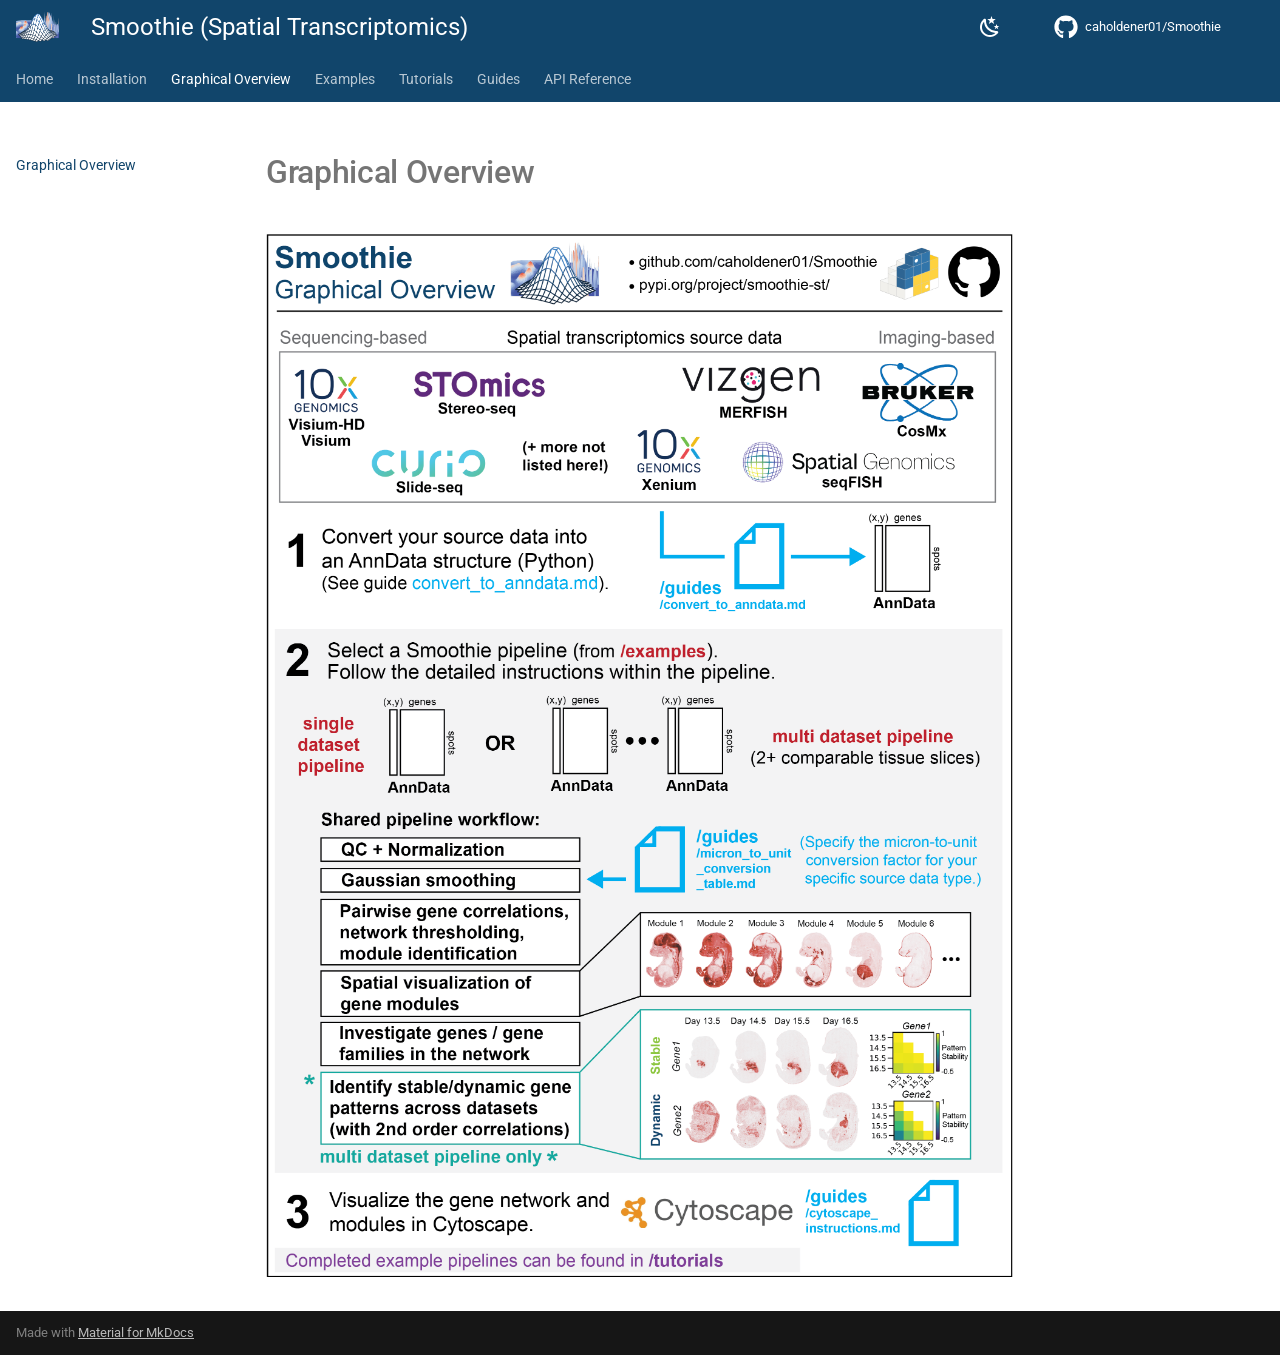
<file: graphical_overview/index.html>
<!doctype html>
<html lang="en" class="no-js">
  <head>
    
      <meta charset="utf-8">
      <meta name="viewport" content="width=device-width,initial-scale=1">
      
      
      
      
        <link rel="prev" href="../installation/">
      
      
        <link rel="next" href="../examples/single_dataset_pipeline/">
      
      
        
      
      
      <link rel="icon" href="../assets/images/favicon.png">
      <meta name="generator" content="mkdocs-1.6.1, mkdocs-material-9.7.1">
    
    
      
        <title>Graphical Overview - Smoothie (Spatial Transcriptomics)</title>
      
    
    
      <link rel="stylesheet" href="../assets/stylesheets/main.484c7ddc.min.css">
      
        
        <link rel="stylesheet" href="../assets/stylesheets/palette.ab4e12ef.min.css">
      
      


    
    
      
    
    
      
        
        
        <link rel="preconnect" href="https://fonts.gstatic.com" crossorigin>
        <link rel="stylesheet" href="https://fonts.googleapis.com/css?family=Roboto:300,300i,400,400i,700,700i%7CRoboto+Mono:400,400i,700,700i&display=fallback">
        <style>:root{--md-text-font:"Roboto";--md-code-font:"Roboto Mono"}</style>
      
    
    
      <link rel="stylesheet" href="../stylesheets/extra.css">
    
    <script>__md_scope=new URL("..",location),__md_hash=e=>[...e].reduce(((e,_)=>(e<<5)-e+_.charCodeAt(0)),0),__md_get=(e,_=localStorage,t=__md_scope)=>JSON.parse(_.getItem(t.pathname+"."+e)),__md_set=(e,_,t=localStorage,a=__md_scope)=>{try{t.setItem(a.pathname+"."+e,JSON.stringify(_))}catch(e){}}</script>
    
      

    
    
  </head>
  
  
    
    
      
    
    
    
    
    <body dir="ltr" data-md-color-scheme="default" data-md-color-primary="custom" data-md-color-accent="custom">
  
    
    <input class="md-toggle" data-md-toggle="drawer" type="checkbox" id="__drawer" autocomplete="off">
    <input class="md-toggle" data-md-toggle="search" type="checkbox" id="__search" autocomplete="off">
    <label class="md-overlay" for="__drawer"></label>
    <div data-md-component="skip">
      
    </div>
    <div data-md-component="announce">
      
    </div>
    
    
      

<header class="md-header" data-md-component="header">
  <nav class="md-header__inner md-grid" aria-label="Header">
    <a href=".." title="Smoothie (Spatial Transcriptomics)" class="md-header__button md-logo" aria-label="Smoothie (Spatial Transcriptomics)" data-md-component="logo">
      
  <img src="../images/smoothing_logo.png" alt="logo">

    </a>
    <label class="md-header__button md-icon" for="__drawer">
      
      <svg xmlns="http://www.w3.org/2000/svg" viewBox="0 0 24 24"><path d="M3 6h18v2H3zm0 5h18v2H3zm0 5h18v2H3z"/></svg>
    </label>
    <div class="md-header__title" data-md-component="header-title">
      <div class="md-header__ellipsis">
        <div class="md-header__topic">
          <span class="md-ellipsis">
            Smoothie (Spatial Transcriptomics)
          </span>
        </div>
        <div class="md-header__topic" data-md-component="header-topic">
          <span class="md-ellipsis">
            
              Graphical Overview
            
          </span>
        </div>
      </div>
    </div>
    
      
        <form class="md-header__option" data-md-component="palette">
  
    
    
    
    <input class="md-option" data-md-color-media="" data-md-color-scheme="default" data-md-color-primary="custom" data-md-color-accent="custom"  aria-label="Switch to dark mode"  type="radio" name="__palette" id="__palette_0">
    
      <label class="md-header__button md-icon" title="Switch to dark mode" for="__palette_1" hidden>
        <svg xmlns="http://www.w3.org/2000/svg" viewBox="0 0 24 24"><path d="m17.75 4.09-2.53 1.94.91 3.06-2.63-1.81-2.63 1.81.91-3.06-2.53-1.94L12.44 4l1.06-3 1.06 3zm3.5 6.91-1.64 1.25.59 1.98-1.7-1.17-1.7 1.17.59-1.98L15.75 11l2.06-.05L18.5 9l.69 1.95zm-2.28 4.95c.83-.08 1.72 1.1 1.19 1.85-.32.45-.66.87-1.08 1.27C15.17 23 8.84 23 4.94 19.07c-3.91-3.9-3.91-10.24 0-14.14.4-.4.82-.76 1.27-1.08.75-.53 1.93.36 1.85 1.19-.27 2.86.69 5.83 2.89 8.02a9.96 9.96 0 0 0 8.02 2.89m-1.64 2.02a12.08 12.08 0 0 1-7.8-3.47c-2.17-2.19-3.33-5-3.49-7.82-2.81 3.14-2.7 7.96.31 10.98 3.02 3.01 7.84 3.12 10.98.31"/></svg>
      </label>
    
  
    
    
    
    <input class="md-option" data-md-color-media="" data-md-color-scheme="slate" data-md-color-primary="custom" data-md-color-accent="custom"  aria-label="Switch to light mode"  type="radio" name="__palette" id="__palette_1">
    
      <label class="md-header__button md-icon" title="Switch to light mode" for="__palette_0" hidden>
        <svg xmlns="http://www.w3.org/2000/svg" viewBox="0 0 24 24"><path d="M12 7a5 5 0 0 1 5 5 5 5 0 0 1-5 5 5 5 0 0 1-5-5 5 5 0 0 1 5-5m0 2a3 3 0 0 0-3 3 3 3 0 0 0 3 3 3 3 0 0 0 3-3 3 3 0 0 0-3-3m0-7 2.39 3.42C13.65 5.15 12.84 5 12 5s-1.65.15-2.39.42zM3.34 7l4.16-.35A7.2 7.2 0 0 0 5.94 8.5c-.44.74-.69 1.5-.83 2.29zm.02 10 1.76-3.77a7.131 7.131 0 0 0 2.38 4.14zM20.65 7l-1.77 3.79a7.02 7.02 0 0 0-2.38-4.15zm-.01 10-4.14.36c.59-.51 1.12-1.14 1.54-1.86.42-.73.69-1.5.83-2.29zM12 22l-2.41-3.44c.74.27 1.55.44 2.41.44.82 0 1.63-.17 2.37-.44z"/></svg>
      </label>
    
  
</form>
      
    
    
      <script>var palette=__md_get("__palette");if(palette&&palette.color){if("(prefers-color-scheme)"===palette.color.media){var media=matchMedia("(prefers-color-scheme: light)"),input=document.querySelector(media.matches?"[data-md-color-media='(prefers-color-scheme: light)']":"[data-md-color-media='(prefers-color-scheme: dark)']");palette.color.media=input.getAttribute("data-md-color-media"),palette.color.scheme=input.getAttribute("data-md-color-scheme"),palette.color.primary=input.getAttribute("data-md-color-primary"),palette.color.accent=input.getAttribute("data-md-color-accent")}for(var[key,value]of Object.entries(palette.color))document.body.setAttribute("data-md-color-"+key,value)}</script>
    
    
    
    
      <div class="md-header__source">
        <a href="https://github.com/caholdener01/Smoothie" title="Go to repository" class="md-source" data-md-component="source">
  <div class="md-source__icon md-icon">
    
    <svg xmlns="http://www.w3.org/2000/svg" viewBox="0 0 512 512"><!--! Font Awesome Free 7.1.0 by @fontawesome - https://fontawesome.com License - https://fontawesome.com/license/free (Icons: CC BY 4.0, Fonts: SIL OFL 1.1, Code: MIT License) Copyright 2025 Fonticons, Inc.--><path d="M173.9 397.4c0 2-2.3 3.6-5.2 3.6-3.3.3-5.6-1.3-5.6-3.6 0-2 2.3-3.6 5.2-3.6 3-.3 5.6 1.3 5.6 3.6m-31.1-4.5c-.7 2 1.3 4.3 4.3 4.9 2.6 1 5.6 0 6.2-2s-1.3-4.3-4.3-5.2c-2.6-.7-5.5.3-6.2 2.3m44.2-1.7c-2.9.7-4.9 2.6-4.6 4.9.3 2 2.9 3.3 5.9 2.6 2.9-.7 4.9-2.6 4.6-4.6-.3-1.9-3-3.2-5.9-2.9M252.8 8C114.1 8 8 113.3 8 252c0 110.9 69.8 205.8 169.5 239.2 12.8 2.3 17.3-5.6 17.3-12.1 0-6.2-.3-40.4-.3-61.4 0 0-70 15-84.7-29.8 0 0-11.4-29.1-27.8-36.6 0 0-22.9-15.7 1.6-15.4 0 0 24.9 2 38.6 25.8 21.9 38.6 58.6 27.5 72.9 20.9 2.3-16 8.8-27.1 16-33.7-55.9-6.2-112.3-14.3-112.3-110.5 0-27.5 7.6-41.3 23.6-58.9-2.6-6.5-11.1-33.3 2.6-67.9 20.9-6.5 69 27 69 27 20-5.6 41.5-8.5 62.8-8.5s42.8 2.9 62.8 8.5c0 0 48.1-33.6 69-27 13.7 34.7 5.2 61.4 2.6 67.9 16 17.7 25.8 31.5 25.8 58.9 0 96.5-58.9 104.2-114.8 110.5 9.2 7.9 17 22.9 17 46.4 0 33.7-.3 75.4-.3 83.6 0 6.5 4.6 14.4 17.3 12.1C436.2 457.8 504 362.9 504 252 504 113.3 391.5 8 252.8 8M105.2 352.9c-1.3 1-1 3.3.7 5.2 1.6 1.6 3.9 2.3 5.2 1 1.3-1 1-3.3-.7-5.2-1.6-1.6-3.9-2.3-5.2-1m-10.8-8.1c-.7 1.3.3 2.9 2.3 3.9 1.6 1 3.6.7 4.3-.7.7-1.3-.3-2.9-2.3-3.9-2-.6-3.6-.3-4.3.7m32.4 35.6c-1.6 1.3-1 4.3 1.3 6.2 2.3 2.3 5.2 2.6 6.5 1 1.3-1.3.7-4.3-1.3-6.2-2.2-2.3-5.2-2.6-6.5-1m-11.4-14.7c-1.6 1-1.6 3.6 0 5.9s4.3 3.3 5.6 2.3c1.6-1.3 1.6-3.9 0-6.2-1.4-2.3-4-3.3-5.6-2"/></svg>
  </div>
  <div class="md-source__repository">
    caholdener01/Smoothie
  </div>
</a>
      </div>
    
  </nav>
  
</header>
    
    <div class="md-container" data-md-component="container">
      
      
        
          
            
<nav class="md-tabs" aria-label="Tabs" data-md-component="tabs">
  <div class="md-grid">
    <ul class="md-tabs__list">
      
        
  
  
  
  
    <li class="md-tabs__item">
      <a href=".." class="md-tabs__link">
        
  
  
    
  
  Home

      </a>
    </li>
  

      
        
  
  
  
  
    <li class="md-tabs__item">
      <a href="../installation/" class="md-tabs__link">
        
  
  
    
  
  Installation

      </a>
    </li>
  

      
        
  
  
  
    
  
  
    <li class="md-tabs__item md-tabs__item--active">
      <a href="./" class="md-tabs__link">
        
  
  
    
  
  Graphical Overview

      </a>
    </li>
  

      
        
  
  
  
  
    
    
      <li class="md-tabs__item">
        <a href="../examples/single_dataset_pipeline/" class="md-tabs__link">
          
  
  
  Examples

        </a>
      </li>
    
  

      
        
  
  
  
  
    
    
      
  
  
  
  
    
    
      <li class="md-tabs__item">
        <a href="../tutorials/slideseq_cerebellum_single_dataset_pipeline/" class="md-tabs__link">
          
  
  
  Tutorials

        </a>
      </li>
    
  

    
  

      
        
  
  
  
  
    
    
      <li class="md-tabs__item">
        <a href="../guides/convert_to_anndata/" class="md-tabs__link">
          
  
  
  Guides

        </a>
      </li>
    
  

      
        
  
  
  
  
    <li class="md-tabs__item">
      <a href="../api/" class="md-tabs__link">
        
  
  
    
  
  API Reference

      </a>
    </li>
  

      
    </ul>
  </div>
</nav>
          
        
      
      <main class="md-main" data-md-component="main">
        <div class="md-main__inner md-grid">
          
            
              
              <div class="md-sidebar md-sidebar--primary" data-md-component="sidebar" data-md-type="navigation" >
                <div class="md-sidebar__scrollwrap">
                  <div class="md-sidebar__inner">
                    


  


<nav class="md-nav md-nav--primary md-nav--lifted" aria-label="Navigation" data-md-level="0">
  <label class="md-nav__title" for="__drawer">
    <a href=".." title="Smoothie (Spatial Transcriptomics)" class="md-nav__button md-logo" aria-label="Smoothie (Spatial Transcriptomics)" data-md-component="logo">
      
  <img src="../images/smoothing_logo.png" alt="logo">

    </a>
    Smoothie (Spatial Transcriptomics)
  </label>
  
    <div class="md-nav__source">
      <a href="https://github.com/caholdener01/Smoothie" title="Go to repository" class="md-source" data-md-component="source">
  <div class="md-source__icon md-icon">
    
    <svg xmlns="http://www.w3.org/2000/svg" viewBox="0 0 512 512"><!--! Font Awesome Free 7.1.0 by @fontawesome - https://fontawesome.com License - https://fontawesome.com/license/free (Icons: CC BY 4.0, Fonts: SIL OFL 1.1, Code: MIT License) Copyright 2025 Fonticons, Inc.--><path d="M173.9 397.4c0 2-2.3 3.6-5.2 3.6-3.3.3-5.6-1.3-5.6-3.6 0-2 2.3-3.6 5.2-3.6 3-.3 5.6 1.3 5.6 3.6m-31.1-4.5c-.7 2 1.3 4.3 4.3 4.9 2.6 1 5.6 0 6.2-2s-1.3-4.3-4.3-5.2c-2.6-.7-5.5.3-6.2 2.3m44.2-1.7c-2.9.7-4.9 2.6-4.6 4.9.3 2 2.9 3.3 5.9 2.6 2.9-.7 4.9-2.6 4.6-4.6-.3-1.9-3-3.2-5.9-2.9M252.8 8C114.1 8 8 113.3 8 252c0 110.9 69.8 205.8 169.5 239.2 12.8 2.3 17.3-5.6 17.3-12.1 0-6.2-.3-40.4-.3-61.4 0 0-70 15-84.7-29.8 0 0-11.4-29.1-27.8-36.6 0 0-22.9-15.7 1.6-15.4 0 0 24.9 2 38.6 25.8 21.9 38.6 58.6 27.5 72.9 20.9 2.3-16 8.8-27.1 16-33.7-55.9-6.2-112.3-14.3-112.3-110.5 0-27.5 7.6-41.3 23.6-58.9-2.6-6.5-11.1-33.3 2.6-67.9 20.9-6.5 69 27 69 27 20-5.6 41.5-8.5 62.8-8.5s42.8 2.9 62.8 8.5c0 0 48.1-33.6 69-27 13.7 34.7 5.2 61.4 2.6 67.9 16 17.7 25.8 31.5 25.8 58.9 0 96.5-58.9 104.2-114.8 110.5 9.2 7.9 17 22.9 17 46.4 0 33.7-.3 75.4-.3 83.6 0 6.5 4.6 14.4 17.3 12.1C436.2 457.8 504 362.9 504 252 504 113.3 391.5 8 252.8 8M105.2 352.9c-1.3 1-1 3.3.7 5.2 1.6 1.6 3.9 2.3 5.2 1 1.3-1 1-3.3-.7-5.2-1.6-1.6-3.9-2.3-5.2-1m-10.8-8.1c-.7 1.3.3 2.9 2.3 3.9 1.6 1 3.6.7 4.3-.7.7-1.3-.3-2.9-2.3-3.9-2-.6-3.6-.3-4.3.7m32.4 35.6c-1.6 1.3-1 4.3 1.3 6.2 2.3 2.3 5.2 2.6 6.5 1 1.3-1.3.7-4.3-1.3-6.2-2.2-2.3-5.2-2.6-6.5-1m-11.4-14.7c-1.6 1-1.6 3.6 0 5.9s4.3 3.3 5.6 2.3c1.6-1.3 1.6-3.9 0-6.2-1.4-2.3-4-3.3-5.6-2"/></svg>
  </div>
  <div class="md-source__repository">
    caholdener01/Smoothie
  </div>
</a>
    </div>
  
  <ul class="md-nav__list" data-md-scrollfix>
    
      
      
  
  
  
  
    <li class="md-nav__item">
      <a href=".." class="md-nav__link">
        
  
  
  <span class="md-ellipsis">
    
  
    Home
  

    
  </span>
  
  

      </a>
    </li>
  

    
      
      
  
  
  
  
    <li class="md-nav__item">
      <a href="../installation/" class="md-nav__link">
        
  
  
  <span class="md-ellipsis">
    
  
    Installation
  

    
  </span>
  
  

      </a>
    </li>
  

    
      
      
  
  
    
  
  
  
    <li class="md-nav__item md-nav__item--active">
      
      <input class="md-nav__toggle md-toggle" type="checkbox" id="__toc">
      
      
      
      <a href="./" class="md-nav__link md-nav__link--active">
        
  
  
  <span class="md-ellipsis">
    
  
    Graphical Overview
  

    
  </span>
  
  

      </a>
      
    </li>
  

    
      
      
  
  
  
  
    
    
    
    
      
      
        
      
    
    
    <li class="md-nav__item md-nav__item--nested">
      
        
        
        <input class="md-nav__toggle md-toggle " type="checkbox" id="__nav_4" >
        
          
          <label class="md-nav__link" for="__nav_4" id="__nav_4_label" tabindex="0">
            
  
  
  <span class="md-ellipsis">
    
  
    Examples
  

    
  </span>
  
  

            <span class="md-nav__icon md-icon"></span>
          </label>
        
        <nav class="md-nav" data-md-level="1" aria-labelledby="__nav_4_label" aria-expanded="false">
          <label class="md-nav__title" for="__nav_4">
            <span class="md-nav__icon md-icon"></span>
            
  
    Examples
  

          </label>
          <ul class="md-nav__list" data-md-scrollfix>
            
              
                
  
  
  
  
    <li class="md-nav__item">
      <a href="../examples/single_dataset_pipeline/" class="md-nav__link">
        
  
  
  <span class="md-ellipsis">
    
  
    Single Dataset Pipeline
  

    
  </span>
  
  

      </a>
    </li>
  

              
            
              
                
  
  
  
  
    <li class="md-nav__item">
      <a href="../examples/multi_dataset_pipeline/" class="md-nav__link">
        
  
  
  <span class="md-ellipsis">
    
  
    Multiple Datasets Pipeline
  

    
  </span>
  
  

      </a>
    </li>
  

              
            
          </ul>
        </nav>
      
    </li>
  

    
      
      
  
  
  
  
    
    
    
    
      
      
        
      
    
    
    <li class="md-nav__item md-nav__item--nested">
      
        
        
        <input class="md-nav__toggle md-toggle " type="checkbox" id="__nav_5" >
        
          
          <label class="md-nav__link" for="__nav_5" id="__nav_5_label" tabindex="0">
            
  
  
  <span class="md-ellipsis">
    
  
    Tutorials
  

    
  </span>
  
  

            <span class="md-nav__icon md-icon"></span>
          </label>
        
        <nav class="md-nav" data-md-level="1" aria-labelledby="__nav_5_label" aria-expanded="false">
          <label class="md-nav__title" for="__nav_5">
            <span class="md-nav__icon md-icon"></span>
            
  
    Tutorials
  

          </label>
          <ul class="md-nav__list" data-md-scrollfix>
            
              
                
  
  
  
  
    
    
    
    
      
      
        
      
    
    
    <li class="md-nav__item md-nav__item--nested">
      
        
        
        <input class="md-nav__toggle md-toggle " type="checkbox" id="__nav_5_1" >
        
          
          <label class="md-nav__link" for="__nav_5_1" id="__nav_5_1_label" tabindex="0">
            
  
  
  <span class="md-ellipsis">
    
  
    Single Dataset Pipelines
  

    
  </span>
  
  

            <span class="md-nav__icon md-icon"></span>
          </label>
        
        <nav class="md-nav" data-md-level="2" aria-labelledby="__nav_5_1_label" aria-expanded="false">
          <label class="md-nav__title" for="__nav_5_1">
            <span class="md-nav__icon md-icon"></span>
            
  
    Single Dataset Pipelines
  

          </label>
          <ul class="md-nav__list" data-md-scrollfix>
            
              
                
  
  
  
  
    <li class="md-nav__item">
      <a href="../tutorials/slideseq_cerebellum_single_dataset_pipeline/" class="md-nav__link">
        
  
  
  <span class="md-ellipsis">
    
  
    Slide-seq Adult Mouse Cerebellum
  

    
  </span>
  
  

      </a>
    </li>
  

              
            
              
                
  
  
  
  
    <li class="md-nav__item">
      <a href="../tutorials/stereoseq_embryo_single_dataset_pipeline/" class="md-nav__link">
        
  
  
  <span class="md-ellipsis">
    
  
    Stereo-seq Mouse E16.5 Embryo
  

    
  </span>
  
  

      </a>
    </li>
  

              
            
              
                
  
  
  
  
    <li class="md-nav__item">
      <a href="../tutorials/visiumhd_ovarian_cancer_single_dataset_pipeline/" class="md-nav__link">
        
  
  
  <span class="md-ellipsis">
    
  
    Visium-HD Human Ovarian Cancer
  

    
  </span>
  
  

      </a>
    </li>
  

              
            
              
                
  
  
  
  
    <li class="md-nav__item">
      <a href="../tutorials/xenium_renal_cell_carcinoma_single_dataset_pipeline/" class="md-nav__link">
        
  
  
  <span class="md-ellipsis">
    
  
    Xenium Human Renal Cell Carcinoma
  

    
  </span>
  
  

      </a>
    </li>
  

              
            
          </ul>
        </nav>
      
    </li>
  

              
            
              
                
  
  
  
  
    
    
    
    
      
      
        
      
    
    
    <li class="md-nav__item md-nav__item--nested">
      
        
        
        <input class="md-nav__toggle md-toggle " type="checkbox" id="__nav_5_2" >
        
          
          <label class="md-nav__link" for="__nav_5_2" id="__nav_5_2_label" tabindex="0">
            
  
  
  <span class="md-ellipsis">
    
  
    Multi-dataset Pipelines
  

    
  </span>
  
  

            <span class="md-nav__icon md-icon"></span>
          </label>
        
        <nav class="md-nav" data-md-level="2" aria-labelledby="__nav_5_2_label" aria-expanded="false">
          <label class="md-nav__title" for="__nav_5_2">
            <span class="md-nav__icon md-icon"></span>
            
  
    Multi-dataset Pipelines
  

          </label>
          <ul class="md-nav__list" data-md-scrollfix>
            
              
                
  
  
  
  
    <li class="md-nav__item">
      <a href="../tutorials/slideseq_ovaries_multi_dataset_pipeline/" class="md-nav__link">
        
  
  
  <span class="md-ellipsis">
    
  
    Slide-seq Mouse Ovulating Ovaries Timecourse
  

    
  </span>
  
  

      </a>
    </li>
  

              
            
              
                
  
  
  
  
    <li class="md-nav__item">
      <a href="../tutorials/stereoseq_embryos_multi_dataset_pipeline/" class="md-nav__link">
        
  
  
  <span class="md-ellipsis">
    
  
    Stereo-seq Mouse Embryonic Development Timecourse
  

    
  </span>
  
  

      </a>
    </li>
  

              
            
          </ul>
        </nav>
      
    </li>
  

              
            
          </ul>
        </nav>
      
    </li>
  

    
      
      
  
  
  
  
    
    
    
    
      
      
        
      
    
    
    <li class="md-nav__item md-nav__item--nested">
      
        
        
        <input class="md-nav__toggle md-toggle " type="checkbox" id="__nav_6" >
        
          
          <label class="md-nav__link" for="__nav_6" id="__nav_6_label" tabindex="0">
            
  
  
  <span class="md-ellipsis">
    
  
    Guides
  

    
  </span>
  
  

            <span class="md-nav__icon md-icon"></span>
          </label>
        
        <nav class="md-nav" data-md-level="1" aria-labelledby="__nav_6_label" aria-expanded="false">
          <label class="md-nav__title" for="__nav_6">
            <span class="md-nav__icon md-icon"></span>
            
  
    Guides
  

          </label>
          <ul class="md-nav__list" data-md-scrollfix>
            
              
                
  
  
  
  
    <li class="md-nav__item">
      <a href="../guides/convert_to_anndata/" class="md-nav__link">
        
  
  
  <span class="md-ellipsis">
    
  
    1. Creating AnnData Object
  

    
  </span>
  
  

      </a>
    </li>
  

              
            
              
                
  
  
  
  
    <li class="md-nav__item">
      <a href="../guides/micron_to_unit_conversion_table/" class="md-nav__link">
        
  
  
  <span class="md-ellipsis">
    
  
    2. Micron-to-Unit Conversion Factors for S.T. Platforms
  

    
  </span>
  
  

      </a>
    </li>
  

              
            
              
                
  
  
  
  
    <li class="md-nav__item">
      <a href="../guides/cytoscape_instructions/" class="md-nav__link">
        
  
  
  <span class="md-ellipsis">
    
  
    3. Network Visualization using Cytoscape
  

    
  </span>
  
  

      </a>
    </li>
  

              
            
          </ul>
        </nav>
      
    </li>
  

    
      
      
  
  
  
  
    <li class="md-nav__item">
      <a href="../api/" class="md-nav__link">
        
  
  
  <span class="md-ellipsis">
    
  
    API Reference
  

    
  </span>
  
  

      </a>
    </li>
  

    
  </ul>
</nav>
                  </div>
                </div>
              </div>
            
            
              
              <div class="md-sidebar md-sidebar--secondary" data-md-component="sidebar" data-md-type="toc" >
                <div class="md-sidebar__scrollwrap">
                  <div class="md-sidebar__inner">
                    

<nav class="md-nav md-nav--secondary" aria-label="Table of contents">
  
  
  
  
</nav>
                  </div>
                </div>
              </div>
            
          
          
            <div class="md-content" data-md-component="content">
              
              <article class="md-content__inner md-typeset">
                
                  


  
  


  <h1>Graphical Overview</h1>

<p><img alt="Graphical Overview" src="../images/graphical_overview.png" /></p>












                
              </article>
            </div>
          
          
<script>var target=document.getElementById(location.hash.slice(1));target&&target.name&&(target.checked=target.name.startsWith("__tabbed_"))</script>
        </div>
        
      </main>
      
        <footer class="md-footer">
  
  <div class="md-footer-meta md-typeset">
    <div class="md-footer-meta__inner md-grid">
      <div class="md-copyright">
  
  
    Made with
    <a href="https://squidfunk.github.io/mkdocs-material/" target="_blank" rel="noopener">
      Material for MkDocs
    </a>
  
</div>
      
    </div>
  </div>
</footer>
      
    </div>
    <div class="md-dialog" data-md-component="dialog">
      <div class="md-dialog__inner md-typeset"></div>
    </div>
    
    
    
      
      
      <script id="__config" type="application/json">{"annotate": null, "base": "..", "features": ["navigation.tabs", "navigation.sections", "content.code.copy"], "search": "../assets/javascripts/workers/search.2c215733.min.js", "tags": null, "translations": {"clipboard.copied": "Copied to clipboard", "clipboard.copy": "Copy to clipboard", "search.result.more.one": "1 more on this page", "search.result.more.other": "# more on this page", "search.result.none": "No matching documents", "search.result.one": "1 matching document", "search.result.other": "# matching documents", "search.result.placeholder": "Type to start searching", "search.result.term.missing": "Missing", "select.version": "Select version"}, "version": null}</script>
    
    
      <script src="../assets/javascripts/bundle.79ae519e.min.js"></script>
      
    
  </body>
</html>
</file>
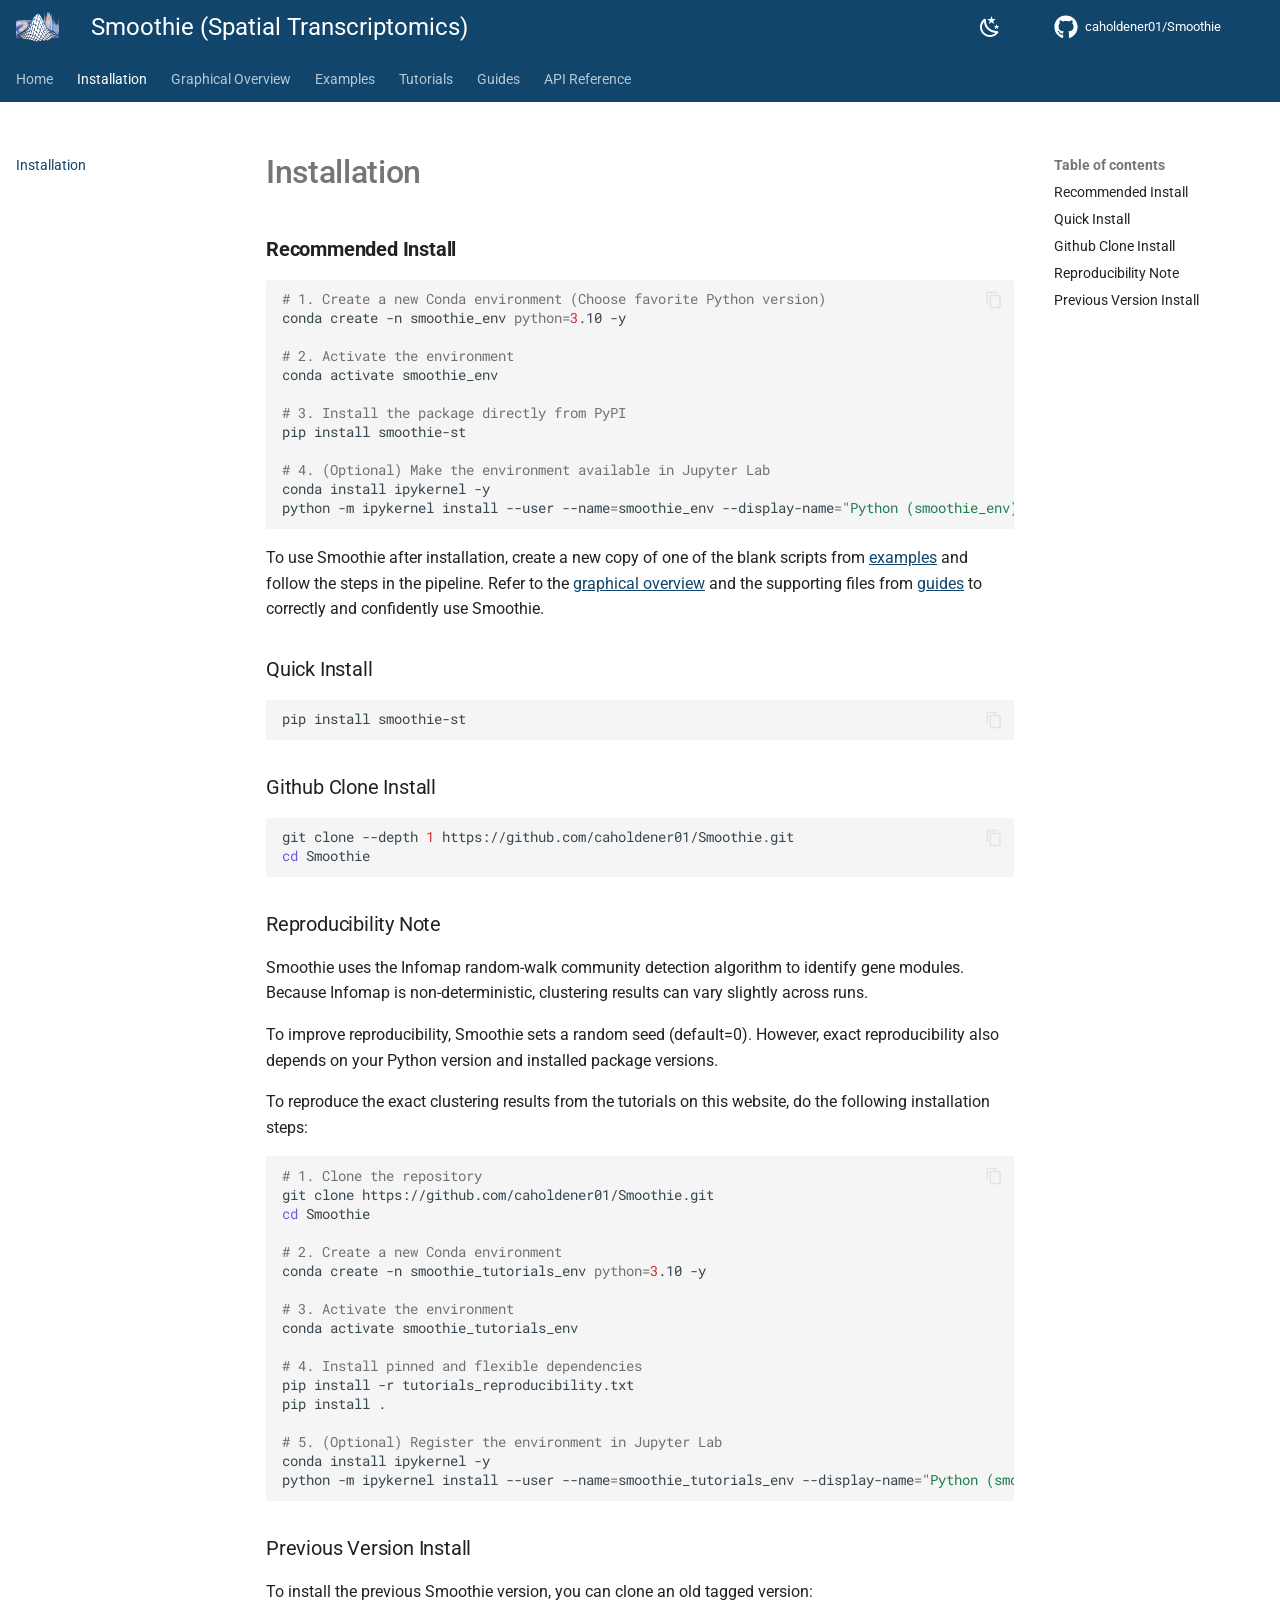
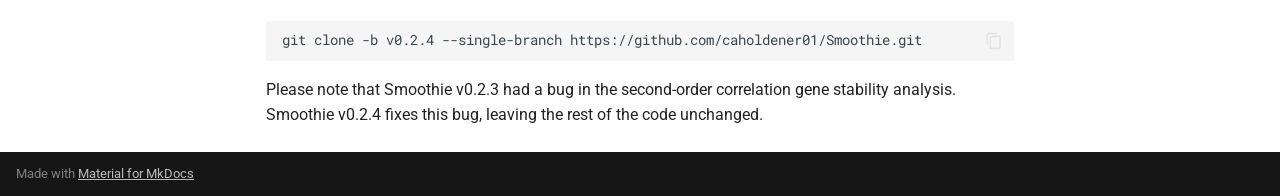
<file: installation/index.html>
<!doctype html>
<html lang="en" class="no-js">
  <head>
    
      <meta charset="utf-8">
      <meta name="viewport" content="width=device-width,initial-scale=1">
      
      
      
      
        <link rel="prev" href="..">
      
      
        <link rel="next" href="../graphical_overview/">
      
      
        
      
      
      <link rel="icon" href="../assets/images/favicon.png">
      <meta name="generator" content="mkdocs-1.6.1, mkdocs-material-9.7.1">
    
    
      
        <title>Installation - Smoothie (Spatial Transcriptomics)</title>
      
    
    
      <link rel="stylesheet" href="../assets/stylesheets/main.484c7ddc.min.css">
      
        
        <link rel="stylesheet" href="../assets/stylesheets/palette.ab4e12ef.min.css">
      
      


    
    
      
    
    
      
        
        
        <link rel="preconnect" href="https://fonts.gstatic.com" crossorigin>
        <link rel="stylesheet" href="https://fonts.googleapis.com/css?family=Roboto:300,300i,400,400i,700,700i%7CRoboto+Mono:400,400i,700,700i&display=fallback">
        <style>:root{--md-text-font:"Roboto";--md-code-font:"Roboto Mono"}</style>
      
    
    
      <link rel="stylesheet" href="../stylesheets/extra.css">
    
    <script>__md_scope=new URL("..",location),__md_hash=e=>[...e].reduce(((e,_)=>(e<<5)-e+_.charCodeAt(0)),0),__md_get=(e,_=localStorage,t=__md_scope)=>JSON.parse(_.getItem(t.pathname+"."+e)),__md_set=(e,_,t=localStorage,a=__md_scope)=>{try{t.setItem(a.pathname+"."+e,JSON.stringify(_))}catch(e){}}</script>
    
      

    
    
  </head>
  
  
    
    
      
    
    
    
    
    <body dir="ltr" data-md-color-scheme="default" data-md-color-primary="custom" data-md-color-accent="custom">
  
    
    <input class="md-toggle" data-md-toggle="drawer" type="checkbox" id="__drawer" autocomplete="off">
    <input class="md-toggle" data-md-toggle="search" type="checkbox" id="__search" autocomplete="off">
    <label class="md-overlay" for="__drawer"></label>
    <div data-md-component="skip">
      
        
        <a href="#recommended-install" class="md-skip">
          Skip to content
        </a>
      
    </div>
    <div data-md-component="announce">
      
    </div>
    
    
      

<header class="md-header" data-md-component="header">
  <nav class="md-header__inner md-grid" aria-label="Header">
    <a href=".." title="Smoothie (Spatial Transcriptomics)" class="md-header__button md-logo" aria-label="Smoothie (Spatial Transcriptomics)" data-md-component="logo">
      
  <img src="../images/smoothing_logo.png" alt="logo">

    </a>
    <label class="md-header__button md-icon" for="__drawer">
      
      <svg xmlns="http://www.w3.org/2000/svg" viewBox="0 0 24 24"><path d="M3 6h18v2H3zm0 5h18v2H3zm0 5h18v2H3z"/></svg>
    </label>
    <div class="md-header__title" data-md-component="header-title">
      <div class="md-header__ellipsis">
        <div class="md-header__topic">
          <span class="md-ellipsis">
            Smoothie (Spatial Transcriptomics)
          </span>
        </div>
        <div class="md-header__topic" data-md-component="header-topic">
          <span class="md-ellipsis">
            
              Installation
            
          </span>
        </div>
      </div>
    </div>
    
      
        <form class="md-header__option" data-md-component="palette">
  
    
    
    
    <input class="md-option" data-md-color-media="" data-md-color-scheme="default" data-md-color-primary="custom" data-md-color-accent="custom"  aria-label="Switch to dark mode"  type="radio" name="__palette" id="__palette_0">
    
      <label class="md-header__button md-icon" title="Switch to dark mode" for="__palette_1" hidden>
        <svg xmlns="http://www.w3.org/2000/svg" viewBox="0 0 24 24"><path d="m17.75 4.09-2.53 1.94.91 3.06-2.63-1.81-2.63 1.81.91-3.06-2.53-1.94L12.44 4l1.06-3 1.06 3zm3.5 6.91-1.64 1.25.59 1.98-1.7-1.17-1.7 1.17.59-1.98L15.75 11l2.06-.05L18.5 9l.69 1.95zm-2.28 4.95c.83-.08 1.72 1.1 1.19 1.85-.32.45-.66.87-1.08 1.27C15.17 23 8.84 23 4.94 19.07c-3.91-3.9-3.91-10.24 0-14.14.4-.4.82-.76 1.27-1.08.75-.53 1.93.36 1.85 1.19-.27 2.86.69 5.83 2.89 8.02a9.96 9.96 0 0 0 8.02 2.89m-1.64 2.02a12.08 12.08 0 0 1-7.8-3.47c-2.17-2.19-3.33-5-3.49-7.82-2.81 3.14-2.7 7.96.31 10.98 3.02 3.01 7.84 3.12 10.98.31"/></svg>
      </label>
    
  
    
    
    
    <input class="md-option" data-md-color-media="" data-md-color-scheme="slate" data-md-color-primary="custom" data-md-color-accent="custom"  aria-label="Switch to light mode"  type="radio" name="__palette" id="__palette_1">
    
      <label class="md-header__button md-icon" title="Switch to light mode" for="__palette_0" hidden>
        <svg xmlns="http://www.w3.org/2000/svg" viewBox="0 0 24 24"><path d="M12 7a5 5 0 0 1 5 5 5 5 0 0 1-5 5 5 5 0 0 1-5-5 5 5 0 0 1 5-5m0 2a3 3 0 0 0-3 3 3 3 0 0 0 3 3 3 3 0 0 0 3-3 3 3 0 0 0-3-3m0-7 2.39 3.42C13.65 5.15 12.84 5 12 5s-1.65.15-2.39.42zM3.34 7l4.16-.35A7.2 7.2 0 0 0 5.94 8.5c-.44.74-.69 1.5-.83 2.29zm.02 10 1.76-3.77a7.131 7.131 0 0 0 2.38 4.14zM20.65 7l-1.77 3.79a7.02 7.02 0 0 0-2.38-4.15zm-.01 10-4.14.36c.59-.51 1.12-1.14 1.54-1.86.42-.73.69-1.5.83-2.29zM12 22l-2.41-3.44c.74.27 1.55.44 2.41.44.82 0 1.63-.17 2.37-.44z"/></svg>
      </label>
    
  
</form>
      
    
    
      <script>var palette=__md_get("__palette");if(palette&&palette.color){if("(prefers-color-scheme)"===palette.color.media){var media=matchMedia("(prefers-color-scheme: light)"),input=document.querySelector(media.matches?"[data-md-color-media='(prefers-color-scheme: light)']":"[data-md-color-media='(prefers-color-scheme: dark)']");palette.color.media=input.getAttribute("data-md-color-media"),palette.color.scheme=input.getAttribute("data-md-color-scheme"),palette.color.primary=input.getAttribute("data-md-color-primary"),palette.color.accent=input.getAttribute("data-md-color-accent")}for(var[key,value]of Object.entries(palette.color))document.body.setAttribute("data-md-color-"+key,value)}</script>
    
    
    
    
      <div class="md-header__source">
        <a href="https://github.com/caholdener01/Smoothie" title="Go to repository" class="md-source" data-md-component="source">
  <div class="md-source__icon md-icon">
    
    <svg xmlns="http://www.w3.org/2000/svg" viewBox="0 0 512 512"><!--! Font Awesome Free 7.1.0 by @fontawesome - https://fontawesome.com License - https://fontawesome.com/license/free (Icons: CC BY 4.0, Fonts: SIL OFL 1.1, Code: MIT License) Copyright 2025 Fonticons, Inc.--><path d="M173.9 397.4c0 2-2.3 3.6-5.2 3.6-3.3.3-5.6-1.3-5.6-3.6 0-2 2.3-3.6 5.2-3.6 3-.3 5.6 1.3 5.6 3.6m-31.1-4.5c-.7 2 1.3 4.3 4.3 4.9 2.6 1 5.6 0 6.2-2s-1.3-4.3-4.3-5.2c-2.6-.7-5.5.3-6.2 2.3m44.2-1.7c-2.9.7-4.9 2.6-4.6 4.9.3 2 2.9 3.3 5.9 2.6 2.9-.7 4.9-2.6 4.6-4.6-.3-1.9-3-3.2-5.9-2.9M252.8 8C114.1 8 8 113.3 8 252c0 110.9 69.8 205.8 169.5 239.2 12.8 2.3 17.3-5.6 17.3-12.1 0-6.2-.3-40.4-.3-61.4 0 0-70 15-84.7-29.8 0 0-11.4-29.1-27.8-36.6 0 0-22.9-15.7 1.6-15.4 0 0 24.9 2 38.6 25.8 21.9 38.6 58.6 27.5 72.9 20.9 2.3-16 8.8-27.1 16-33.7-55.9-6.2-112.3-14.3-112.3-110.5 0-27.5 7.6-41.3 23.6-58.9-2.6-6.5-11.1-33.3 2.6-67.9 20.9-6.5 69 27 69 27 20-5.6 41.5-8.5 62.8-8.5s42.8 2.9 62.8 8.5c0 0 48.1-33.6 69-27 13.7 34.7 5.2 61.4 2.6 67.9 16 17.7 25.8 31.5 25.8 58.9 0 96.5-58.9 104.2-114.8 110.5 9.2 7.9 17 22.9 17 46.4 0 33.7-.3 75.4-.3 83.6 0 6.5 4.6 14.4 17.3 12.1C436.2 457.8 504 362.9 504 252 504 113.3 391.5 8 252.8 8M105.2 352.9c-1.3 1-1 3.3.7 5.2 1.6 1.6 3.9 2.3 5.2 1 1.3-1 1-3.3-.7-5.2-1.6-1.6-3.9-2.3-5.2-1m-10.8-8.1c-.7 1.3.3 2.9 2.3 3.9 1.6 1 3.6.7 4.3-.7.7-1.3-.3-2.9-2.3-3.9-2-.6-3.6-.3-4.3.7m32.4 35.6c-1.6 1.3-1 4.3 1.3 6.2 2.3 2.3 5.2 2.6 6.5 1 1.3-1.3.7-4.3-1.3-6.2-2.2-2.3-5.2-2.6-6.5-1m-11.4-14.7c-1.6 1-1.6 3.6 0 5.9s4.3 3.3 5.6 2.3c1.6-1.3 1.6-3.9 0-6.2-1.4-2.3-4-3.3-5.6-2"/></svg>
  </div>
  <div class="md-source__repository">
    caholdener01/Smoothie
  </div>
</a>
      </div>
    
  </nav>
  
</header>
    
    <div class="md-container" data-md-component="container">
      
      
        
          
            
<nav class="md-tabs" aria-label="Tabs" data-md-component="tabs">
  <div class="md-grid">
    <ul class="md-tabs__list">
      
        
  
  
  
  
    <li class="md-tabs__item">
      <a href=".." class="md-tabs__link">
        
  
  
    
  
  Home

      </a>
    </li>
  

      
        
  
  
  
    
  
  
    <li class="md-tabs__item md-tabs__item--active">
      <a href="./" class="md-tabs__link">
        
  
  
    
  
  Installation

      </a>
    </li>
  

      
        
  
  
  
  
    <li class="md-tabs__item">
      <a href="../graphical_overview/" class="md-tabs__link">
        
  
  
    
  
  Graphical Overview

      </a>
    </li>
  

      
        
  
  
  
  
    
    
      <li class="md-tabs__item">
        <a href="../examples/single_dataset_pipeline/" class="md-tabs__link">
          
  
  
  Examples

        </a>
      </li>
    
  

      
        
  
  
  
  
    
    
      
  
  
  
  
    
    
      <li class="md-tabs__item">
        <a href="../tutorials/slideseq_cerebellum_single_dataset_pipeline/" class="md-tabs__link">
          
  
  
  Tutorials

        </a>
      </li>
    
  

    
  

      
        
  
  
  
  
    
    
      <li class="md-tabs__item">
        <a href="../guides/convert_to_anndata/" class="md-tabs__link">
          
  
  
  Guides

        </a>
      </li>
    
  

      
        
  
  
  
  
    <li class="md-tabs__item">
      <a href="../api/" class="md-tabs__link">
        
  
  
    
  
  API Reference

      </a>
    </li>
  

      
    </ul>
  </div>
</nav>
          
        
      
      <main class="md-main" data-md-component="main">
        <div class="md-main__inner md-grid">
          
            
              
              <div class="md-sidebar md-sidebar--primary" data-md-component="sidebar" data-md-type="navigation" >
                <div class="md-sidebar__scrollwrap">
                  <div class="md-sidebar__inner">
                    


  


<nav class="md-nav md-nav--primary md-nav--lifted" aria-label="Navigation" data-md-level="0">
  <label class="md-nav__title" for="__drawer">
    <a href=".." title="Smoothie (Spatial Transcriptomics)" class="md-nav__button md-logo" aria-label="Smoothie (Spatial Transcriptomics)" data-md-component="logo">
      
  <img src="../images/smoothing_logo.png" alt="logo">

    </a>
    Smoothie (Spatial Transcriptomics)
  </label>
  
    <div class="md-nav__source">
      <a href="https://github.com/caholdener01/Smoothie" title="Go to repository" class="md-source" data-md-component="source">
  <div class="md-source__icon md-icon">
    
    <svg xmlns="http://www.w3.org/2000/svg" viewBox="0 0 512 512"><!--! Font Awesome Free 7.1.0 by @fontawesome - https://fontawesome.com License - https://fontawesome.com/license/free (Icons: CC BY 4.0, Fonts: SIL OFL 1.1, Code: MIT License) Copyright 2025 Fonticons, Inc.--><path d="M173.9 397.4c0 2-2.3 3.6-5.2 3.6-3.3.3-5.6-1.3-5.6-3.6 0-2 2.3-3.6 5.2-3.6 3-.3 5.6 1.3 5.6 3.6m-31.1-4.5c-.7 2 1.3 4.3 4.3 4.9 2.6 1 5.6 0 6.2-2s-1.3-4.3-4.3-5.2c-2.6-.7-5.5.3-6.2 2.3m44.2-1.7c-2.9.7-4.9 2.6-4.6 4.9.3 2 2.9 3.3 5.9 2.6 2.9-.7 4.9-2.6 4.6-4.6-.3-1.9-3-3.2-5.9-2.9M252.8 8C114.1 8 8 113.3 8 252c0 110.9 69.8 205.8 169.5 239.2 12.8 2.3 17.3-5.6 17.3-12.1 0-6.2-.3-40.4-.3-61.4 0 0-70 15-84.7-29.8 0 0-11.4-29.1-27.8-36.6 0 0-22.9-15.7 1.6-15.4 0 0 24.9 2 38.6 25.8 21.9 38.6 58.6 27.5 72.9 20.9 2.3-16 8.8-27.1 16-33.7-55.9-6.2-112.3-14.3-112.3-110.5 0-27.5 7.6-41.3 23.6-58.9-2.6-6.5-11.1-33.3 2.6-67.9 20.9-6.5 69 27 69 27 20-5.6 41.5-8.5 62.8-8.5s42.8 2.9 62.8 8.5c0 0 48.1-33.6 69-27 13.7 34.7 5.2 61.4 2.6 67.9 16 17.7 25.8 31.5 25.8 58.9 0 96.5-58.9 104.2-114.8 110.5 9.2 7.9 17 22.9 17 46.4 0 33.7-.3 75.4-.3 83.6 0 6.5 4.6 14.4 17.3 12.1C436.2 457.8 504 362.9 504 252 504 113.3 391.5 8 252.8 8M105.2 352.9c-1.3 1-1 3.3.7 5.2 1.6 1.6 3.9 2.3 5.2 1 1.3-1 1-3.3-.7-5.2-1.6-1.6-3.9-2.3-5.2-1m-10.8-8.1c-.7 1.3.3 2.9 2.3 3.9 1.6 1 3.6.7 4.3-.7.7-1.3-.3-2.9-2.3-3.9-2-.6-3.6-.3-4.3.7m32.4 35.6c-1.6 1.3-1 4.3 1.3 6.2 2.3 2.3 5.2 2.6 6.5 1 1.3-1.3.7-4.3-1.3-6.2-2.2-2.3-5.2-2.6-6.5-1m-11.4-14.7c-1.6 1-1.6 3.6 0 5.9s4.3 3.3 5.6 2.3c1.6-1.3 1.6-3.9 0-6.2-1.4-2.3-4-3.3-5.6-2"/></svg>
  </div>
  <div class="md-source__repository">
    caholdener01/Smoothie
  </div>
</a>
    </div>
  
  <ul class="md-nav__list" data-md-scrollfix>
    
      
      
  
  
  
  
    <li class="md-nav__item">
      <a href=".." class="md-nav__link">
        
  
  
  <span class="md-ellipsis">
    
  
    Home
  

    
  </span>
  
  

      </a>
    </li>
  

    
      
      
  
  
    
  
  
  
    <li class="md-nav__item md-nav__item--active">
      
      <input class="md-nav__toggle md-toggle" type="checkbox" id="__toc">
      
      
      
        <label class="md-nav__link md-nav__link--active" for="__toc">
          
  
  
  <span class="md-ellipsis">
    
  
    Installation
  

    
  </span>
  
  

          <span class="md-nav__icon md-icon"></span>
        </label>
      
      <a href="./" class="md-nav__link md-nav__link--active">
        
  
  
  <span class="md-ellipsis">
    
  
    Installation
  

    
  </span>
  
  

      </a>
      
        

<nav class="md-nav md-nav--secondary" aria-label="Table of contents">
  
  
  
  
    <label class="md-nav__title" for="__toc">
      <span class="md-nav__icon md-icon"></span>
      Table of contents
    </label>
    <ul class="md-nav__list" data-md-component="toc" data-md-scrollfix>
      
        <li class="md-nav__item">
  <a href="#recommended-install" class="md-nav__link">
    <span class="md-ellipsis">
      
        Recommended Install
      
    </span>
  </a>
  
</li>
      
        <li class="md-nav__item">
  <a href="#quick-install" class="md-nav__link">
    <span class="md-ellipsis">
      
        Quick Install
      
    </span>
  </a>
  
</li>
      
        <li class="md-nav__item">
  <a href="#github-clone-install" class="md-nav__link">
    <span class="md-ellipsis">
      
        Github Clone Install
      
    </span>
  </a>
  
</li>
      
        <li class="md-nav__item">
  <a href="#reproducibility-note" class="md-nav__link">
    <span class="md-ellipsis">
      
        Reproducibility Note
      
    </span>
  </a>
  
</li>
      
        <li class="md-nav__item">
  <a href="#previous-version-install" class="md-nav__link">
    <span class="md-ellipsis">
      
        Previous Version Install
      
    </span>
  </a>
  
</li>
      
    </ul>
  
</nav>
      
    </li>
  

    
      
      
  
  
  
  
    <li class="md-nav__item">
      <a href="../graphical_overview/" class="md-nav__link">
        
  
  
  <span class="md-ellipsis">
    
  
    Graphical Overview
  

    
  </span>
  
  

      </a>
    </li>
  

    
      
      
  
  
  
  
    
    
    
    
      
      
        
      
    
    
    <li class="md-nav__item md-nav__item--nested">
      
        
        
        <input class="md-nav__toggle md-toggle " type="checkbox" id="__nav_4" >
        
          
          <label class="md-nav__link" for="__nav_4" id="__nav_4_label" tabindex="0">
            
  
  
  <span class="md-ellipsis">
    
  
    Examples
  

    
  </span>
  
  

            <span class="md-nav__icon md-icon"></span>
          </label>
        
        <nav class="md-nav" data-md-level="1" aria-labelledby="__nav_4_label" aria-expanded="false">
          <label class="md-nav__title" for="__nav_4">
            <span class="md-nav__icon md-icon"></span>
            
  
    Examples
  

          </label>
          <ul class="md-nav__list" data-md-scrollfix>
            
              
                
  
  
  
  
    <li class="md-nav__item">
      <a href="../examples/single_dataset_pipeline/" class="md-nav__link">
        
  
  
  <span class="md-ellipsis">
    
  
    Single Dataset Pipeline
  

    
  </span>
  
  

      </a>
    </li>
  

              
            
              
                
  
  
  
  
    <li class="md-nav__item">
      <a href="../examples/multi_dataset_pipeline/" class="md-nav__link">
        
  
  
  <span class="md-ellipsis">
    
  
    Multiple Datasets Pipeline
  

    
  </span>
  
  

      </a>
    </li>
  

              
            
          </ul>
        </nav>
      
    </li>
  

    
      
      
  
  
  
  
    
    
    
    
      
      
        
      
    
    
    <li class="md-nav__item md-nav__item--nested">
      
        
        
        <input class="md-nav__toggle md-toggle " type="checkbox" id="__nav_5" >
        
          
          <label class="md-nav__link" for="__nav_5" id="__nav_5_label" tabindex="0">
            
  
  
  <span class="md-ellipsis">
    
  
    Tutorials
  

    
  </span>
  
  

            <span class="md-nav__icon md-icon"></span>
          </label>
        
        <nav class="md-nav" data-md-level="1" aria-labelledby="__nav_5_label" aria-expanded="false">
          <label class="md-nav__title" for="__nav_5">
            <span class="md-nav__icon md-icon"></span>
            
  
    Tutorials
  

          </label>
          <ul class="md-nav__list" data-md-scrollfix>
            
              
                
  
  
  
  
    
    
    
    
      
      
        
      
    
    
    <li class="md-nav__item md-nav__item--nested">
      
        
        
        <input class="md-nav__toggle md-toggle " type="checkbox" id="__nav_5_1" >
        
          
          <label class="md-nav__link" for="__nav_5_1" id="__nav_5_1_label" tabindex="0">
            
  
  
  <span class="md-ellipsis">
    
  
    Single Dataset Pipelines
  

    
  </span>
  
  

            <span class="md-nav__icon md-icon"></span>
          </label>
        
        <nav class="md-nav" data-md-level="2" aria-labelledby="__nav_5_1_label" aria-expanded="false">
          <label class="md-nav__title" for="__nav_5_1">
            <span class="md-nav__icon md-icon"></span>
            
  
    Single Dataset Pipelines
  

          </label>
          <ul class="md-nav__list" data-md-scrollfix>
            
              
                
  
  
  
  
    <li class="md-nav__item">
      <a href="../tutorials/slideseq_cerebellum_single_dataset_pipeline/" class="md-nav__link">
        
  
  
  <span class="md-ellipsis">
    
  
    Slide-seq Adult Mouse Cerebellum
  

    
  </span>
  
  

      </a>
    </li>
  

              
            
              
                
  
  
  
  
    <li class="md-nav__item">
      <a href="../tutorials/stereoseq_embryo_single_dataset_pipeline/" class="md-nav__link">
        
  
  
  <span class="md-ellipsis">
    
  
    Stereo-seq Mouse E16.5 Embryo
  

    
  </span>
  
  

      </a>
    </li>
  

              
            
              
                
  
  
  
  
    <li class="md-nav__item">
      <a href="../tutorials/visiumhd_ovarian_cancer_single_dataset_pipeline/" class="md-nav__link">
        
  
  
  <span class="md-ellipsis">
    
  
    Visium-HD Human Ovarian Cancer
  

    
  </span>
  
  

      </a>
    </li>
  

              
            
              
                
  
  
  
  
    <li class="md-nav__item">
      <a href="../tutorials/xenium_renal_cell_carcinoma_single_dataset_pipeline/" class="md-nav__link">
        
  
  
  <span class="md-ellipsis">
    
  
    Xenium Human Renal Cell Carcinoma
  

    
  </span>
  
  

      </a>
    </li>
  

              
            
          </ul>
        </nav>
      
    </li>
  

              
            
              
                
  
  
  
  
    
    
    
    
      
      
        
      
    
    
    <li class="md-nav__item md-nav__item--nested">
      
        
        
        <input class="md-nav__toggle md-toggle " type="checkbox" id="__nav_5_2" >
        
          
          <label class="md-nav__link" for="__nav_5_2" id="__nav_5_2_label" tabindex="0">
            
  
  
  <span class="md-ellipsis">
    
  
    Multi-dataset Pipelines
  

    
  </span>
  
  

            <span class="md-nav__icon md-icon"></span>
          </label>
        
        <nav class="md-nav" data-md-level="2" aria-labelledby="__nav_5_2_label" aria-expanded="false">
          <label class="md-nav__title" for="__nav_5_2">
            <span class="md-nav__icon md-icon"></span>
            
  
    Multi-dataset Pipelines
  

          </label>
          <ul class="md-nav__list" data-md-scrollfix>
            
              
                
  
  
  
  
    <li class="md-nav__item">
      <a href="../tutorials/slideseq_ovaries_multi_dataset_pipeline/" class="md-nav__link">
        
  
  
  <span class="md-ellipsis">
    
  
    Slide-seq Mouse Ovulating Ovaries Timecourse
  

    
  </span>
  
  

      </a>
    </li>
  

              
            
              
                
  
  
  
  
    <li class="md-nav__item">
      <a href="../tutorials/stereoseq_embryos_multi_dataset_pipeline/" class="md-nav__link">
        
  
  
  <span class="md-ellipsis">
    
  
    Stereo-seq Mouse Embryonic Development Timecourse
  

    
  </span>
  
  

      </a>
    </li>
  

              
            
          </ul>
        </nav>
      
    </li>
  

              
            
          </ul>
        </nav>
      
    </li>
  

    
      
      
  
  
  
  
    
    
    
    
      
      
        
      
    
    
    <li class="md-nav__item md-nav__item--nested">
      
        
        
        <input class="md-nav__toggle md-toggle " type="checkbox" id="__nav_6" >
        
          
          <label class="md-nav__link" for="__nav_6" id="__nav_6_label" tabindex="0">
            
  
  
  <span class="md-ellipsis">
    
  
    Guides
  

    
  </span>
  
  

            <span class="md-nav__icon md-icon"></span>
          </label>
        
        <nav class="md-nav" data-md-level="1" aria-labelledby="__nav_6_label" aria-expanded="false">
          <label class="md-nav__title" for="__nav_6">
            <span class="md-nav__icon md-icon"></span>
            
  
    Guides
  

          </label>
          <ul class="md-nav__list" data-md-scrollfix>
            
              
                
  
  
  
  
    <li class="md-nav__item">
      <a href="../guides/convert_to_anndata/" class="md-nav__link">
        
  
  
  <span class="md-ellipsis">
    
  
    1. Creating AnnData Object
  

    
  </span>
  
  

      </a>
    </li>
  

              
            
              
                
  
  
  
  
    <li class="md-nav__item">
      <a href="../guides/micron_to_unit_conversion_table/" class="md-nav__link">
        
  
  
  <span class="md-ellipsis">
    
  
    2. Micron-to-Unit Conversion Factors for S.T. Platforms
  

    
  </span>
  
  

      </a>
    </li>
  

              
            
              
                
  
  
  
  
    <li class="md-nav__item">
      <a href="../guides/cytoscape_instructions/" class="md-nav__link">
        
  
  
  <span class="md-ellipsis">
    
  
    3. Network Visualization using Cytoscape
  

    
  </span>
  
  

      </a>
    </li>
  

              
            
          </ul>
        </nav>
      
    </li>
  

    
      
      
  
  
  
  
    <li class="md-nav__item">
      <a href="../api/" class="md-nav__link">
        
  
  
  <span class="md-ellipsis">
    
  
    API Reference
  

    
  </span>
  
  

      </a>
    </li>
  

    
  </ul>
</nav>
                  </div>
                </div>
              </div>
            
            
              
              <div class="md-sidebar md-sidebar--secondary" data-md-component="sidebar" data-md-type="toc" >
                <div class="md-sidebar__scrollwrap">
                  <div class="md-sidebar__inner">
                    

<nav class="md-nav md-nav--secondary" aria-label="Table of contents">
  
  
  
  
    <label class="md-nav__title" for="__toc">
      <span class="md-nav__icon md-icon"></span>
      Table of contents
    </label>
    <ul class="md-nav__list" data-md-component="toc" data-md-scrollfix>
      
        <li class="md-nav__item">
  <a href="#recommended-install" class="md-nav__link">
    <span class="md-ellipsis">
      
        Recommended Install
      
    </span>
  </a>
  
</li>
      
        <li class="md-nav__item">
  <a href="#quick-install" class="md-nav__link">
    <span class="md-ellipsis">
      
        Quick Install
      
    </span>
  </a>
  
</li>
      
        <li class="md-nav__item">
  <a href="#github-clone-install" class="md-nav__link">
    <span class="md-ellipsis">
      
        Github Clone Install
      
    </span>
  </a>
  
</li>
      
        <li class="md-nav__item">
  <a href="#reproducibility-note" class="md-nav__link">
    <span class="md-ellipsis">
      
        Reproducibility Note
      
    </span>
  </a>
  
</li>
      
        <li class="md-nav__item">
  <a href="#previous-version-install" class="md-nav__link">
    <span class="md-ellipsis">
      
        Previous Version Install
      
    </span>
  </a>
  
</li>
      
    </ul>
  
</nav>
                  </div>
                </div>
              </div>
            
          
          
            <div class="md-content" data-md-component="content">
              
              <article class="md-content__inner md-typeset">
                
                  


  
  


  <h1>Installation</h1>

<h3 id="recommended-install"><strong>Recommended Install</strong></h3>
<p><div class="highlight"><pre><span></span><code><span class="c1"># 1. Create a new Conda environment (Choose favorite Python version)</span>
conda<span class="w"> </span>create<span class="w"> </span>-n<span class="w"> </span>smoothie_env<span class="w"> </span><span class="nv">python</span><span class="o">=</span><span class="m">3</span>.10<span class="w"> </span>-y

<span class="c1"># 2. Activate the environment</span>
conda<span class="w"> </span>activate<span class="w"> </span>smoothie_env

<span class="c1"># 3. Install the package directly from PyPI</span>
pip<span class="w"> </span>install<span class="w"> </span>smoothie-st

<span class="c1"># 4. (Optional) Make the environment available in Jupyter Lab</span>
conda<span class="w"> </span>install<span class="w"> </span>ipykernel<span class="w"> </span>-y
python<span class="w"> </span>-m<span class="w"> </span>ipykernel<span class="w"> </span>install<span class="w"> </span>--user<span class="w"> </span>--name<span class="o">=</span>smoothie_env<span class="w"> </span>--display-name<span class="o">=</span><span class="s2">&quot;Python (smoothie_env)&quot;</span>
</code></pre></div>
To use Smoothie after installation, create a new copy of one of the blank scripts from <a href="https://caholdener01.github.io/Smoothie/examples/single_dataset_pipeline/">examples</a> and follow the steps in the pipeline.
Refer to the <a href="https://caholdener01.github.io/Smoothie/graphical_overview/">graphical overview</a> and the supporting files from <a href="https://caholdener01.github.io/Smoothie/guides/convert_to_anndata/">guides</a> to correctly and confidently use Smoothie.</p>
<h3 id="quick-install">Quick Install</h3>
<div class="highlight"><pre><span></span><code>pip<span class="w"> </span>install<span class="w"> </span>smoothie-st
</code></pre></div>
<h3 id="github-clone-install">Github Clone Install</h3>
<div class="highlight"><pre><span></span><code>git<span class="w"> </span>clone<span class="w"> </span>--depth<span class="w"> </span><span class="m">1</span><span class="w"> </span>https://github.com/caholdener01/Smoothie.git
<span class="nb">cd</span><span class="w"> </span>Smoothie
</code></pre></div>
<h3 id="reproducibility-note">Reproducibility Note</h3>
<p>Smoothie uses the Infomap random-walk community detection algorithm to identify gene modules. Because Infomap is non-deterministic, clustering results can vary slightly across runs.</p>
<p>To improve reproducibility, Smoothie sets a random seed (default=0). However, exact reproducibility also depends on your Python version and installed package versions.</p>
<p>To reproduce the exact clustering results from the tutorials on this website, do the following installation steps:
<div class="highlight"><pre><span></span><code><span class="c1"># 1. Clone the repository</span>
git<span class="w"> </span>clone<span class="w"> </span>https://github.com/caholdener01/Smoothie.git
<span class="nb">cd</span><span class="w"> </span>Smoothie

<span class="c1"># 2. Create a new Conda environment</span>
conda<span class="w"> </span>create<span class="w"> </span>-n<span class="w"> </span>smoothie_tutorials_env<span class="w"> </span><span class="nv">python</span><span class="o">=</span><span class="m">3</span>.10<span class="w"> </span>-y

<span class="c1"># 3. Activate the environment</span>
conda<span class="w"> </span>activate<span class="w"> </span>smoothie_tutorials_env

<span class="c1"># 4. Install pinned and flexible dependencies</span>
pip<span class="w"> </span>install<span class="w"> </span>-r<span class="w"> </span>tutorials_reproducibility.txt
pip<span class="w"> </span>install<span class="w"> </span>.

<span class="c1"># 5. (Optional) Register the environment in Jupyter Lab</span>
conda<span class="w"> </span>install<span class="w"> </span>ipykernel<span class="w"> </span>-y
python<span class="w"> </span>-m<span class="w"> </span>ipykernel<span class="w"> </span>install<span class="w"> </span>--user<span class="w"> </span>--name<span class="o">=</span>smoothie_tutorials_env<span class="w"> </span>--display-name<span class="o">=</span><span class="s2">&quot;Python (smoothie_tutorials_env)&quot;</span>
</code></pre></div></p>
<h3 id="previous-version-install">Previous Version Install</h3>
<p>To install the previous Smoothie version, you can clone an old tagged version:
<div class="highlight"><pre><span></span><code>git<span class="w"> </span>clone<span class="w"> </span>-b<span class="w"> </span>v0.2.4<span class="w"> </span>--single-branch<span class="w"> </span>https://github.com/caholdener01/Smoothie.git
</code></pre></div>
Please note that Smoothie v0.2.3 had a bug in the second-order correlation gene stability analysis. Smoothie v0.2.4 fixes this bug, leaving the rest of the code unchanged.</p>












                
              </article>
            </div>
          
          
<script>var target=document.getElementById(location.hash.slice(1));target&&target.name&&(target.checked=target.name.startsWith("__tabbed_"))</script>
        </div>
        
      </main>
      
        <footer class="md-footer">
  
  <div class="md-footer-meta md-typeset">
    <div class="md-footer-meta__inner md-grid">
      <div class="md-copyright">
  
  
    Made with
    <a href="https://squidfunk.github.io/mkdocs-material/" target="_blank" rel="noopener">
      Material for MkDocs
    </a>
  
</div>
      
    </div>
  </div>
</footer>
      
    </div>
    <div class="md-dialog" data-md-component="dialog">
      <div class="md-dialog__inner md-typeset"></div>
    </div>
    
    
    
      
      
      <script id="__config" type="application/json">{"annotate": null, "base": "..", "features": ["navigation.tabs", "navigation.sections", "content.code.copy"], "search": "../assets/javascripts/workers/search.2c215733.min.js", "tags": null, "translations": {"clipboard.copied": "Copied to clipboard", "clipboard.copy": "Copy to clipboard", "search.result.more.one": "1 more on this page", "search.result.more.other": "# more on this page", "search.result.none": "No matching documents", "search.result.one": "1 matching document", "search.result.other": "# matching documents", "search.result.placeholder": "Type to start searching", "search.result.term.missing": "Missing", "select.version": "Select version"}, "version": null}</script>
    
    
      <script src="../assets/javascripts/bundle.79ae519e.min.js"></script>
      
    
  </body>
</html>
</file>
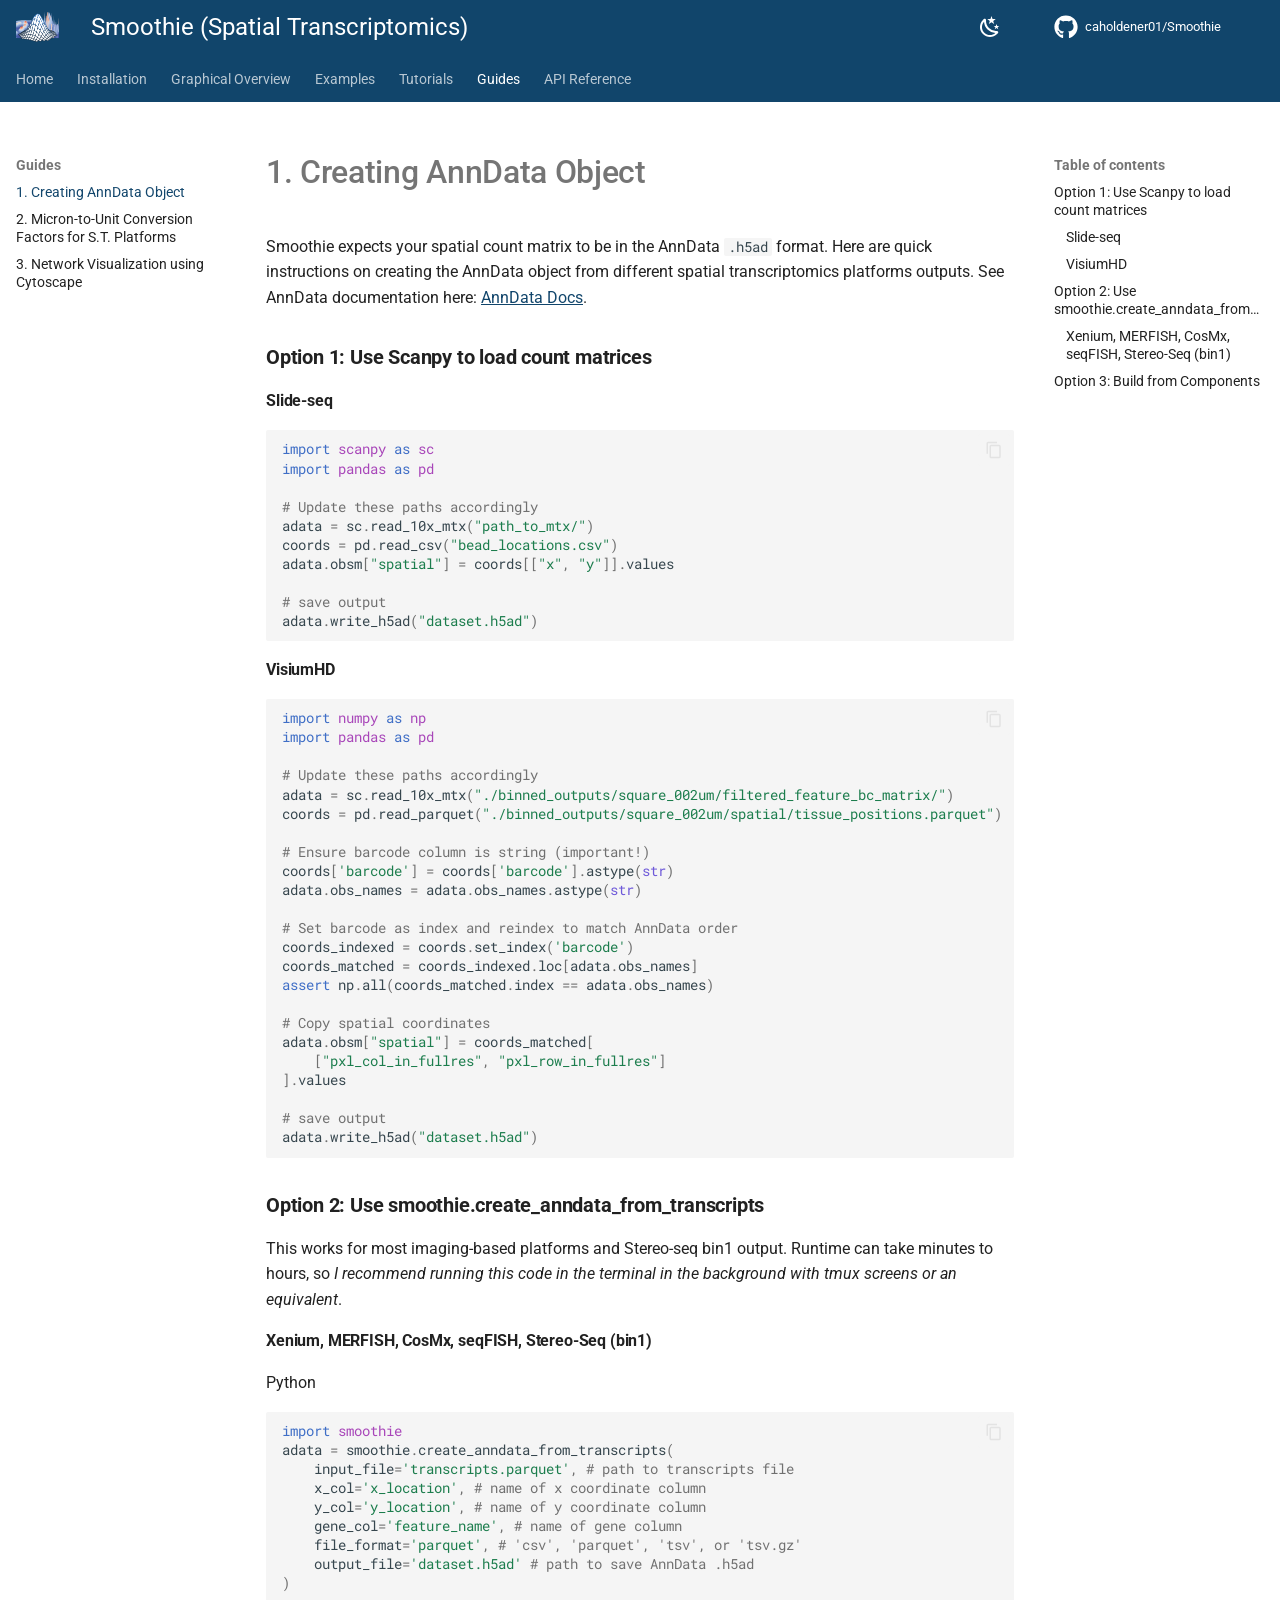
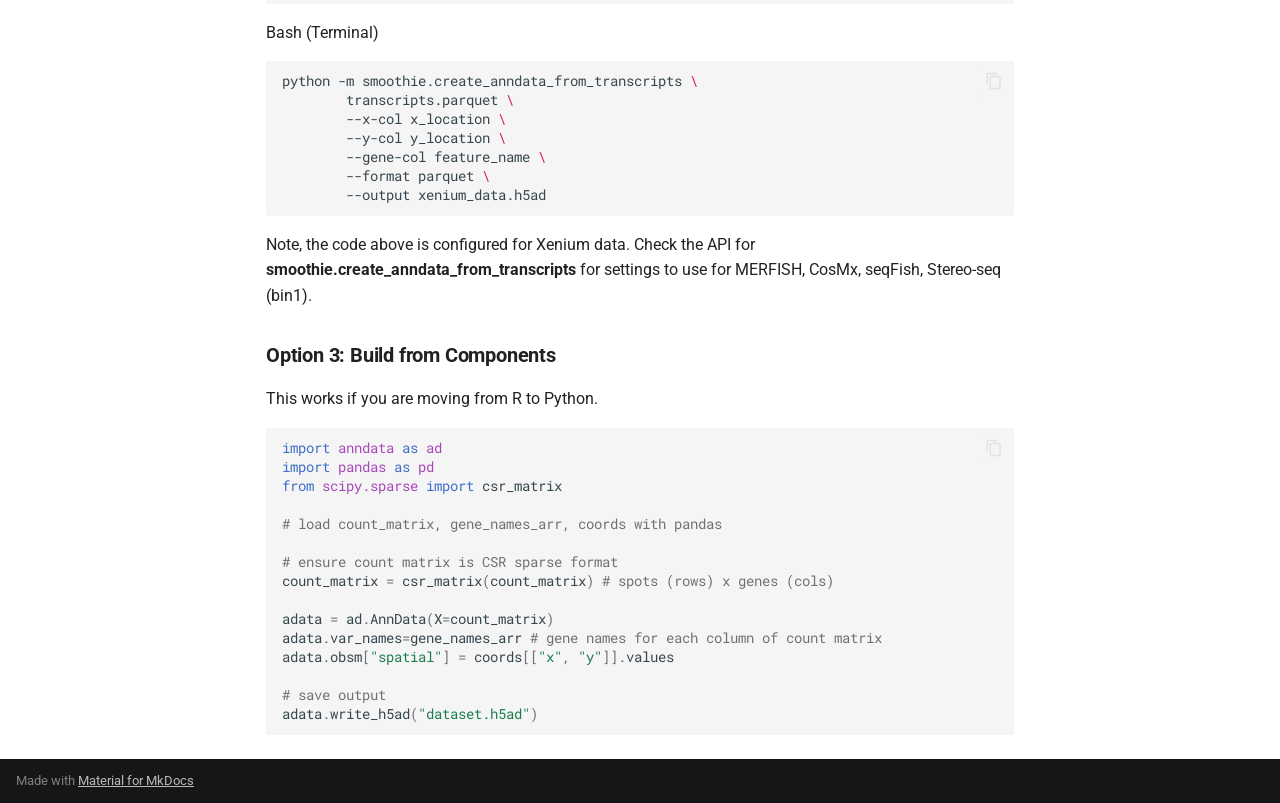
<file: guides/convert_to_anndata/index.html>
<!doctype html>
<html lang="en" class="no-js">
  <head>
    
      <meta charset="utf-8">
      <meta name="viewport" content="width=device-width,initial-scale=1">
      
      
      
      
        <link rel="prev" href="../../tutorials/stereoseq_embryos_multi_dataset_pipeline/">
      
      
        <link rel="next" href="../micron_to_unit_conversion_table/">
      
      
        
      
      
      <link rel="icon" href="../../assets/images/favicon.png">
      <meta name="generator" content="mkdocs-1.6.1, mkdocs-material-9.7.1">
    
    
      
        <title>1. Creating AnnData Object - Smoothie (Spatial Transcriptomics)</title>
      
    
    
      <link rel="stylesheet" href="../../assets/stylesheets/main.484c7ddc.min.css">
      
        
        <link rel="stylesheet" href="../../assets/stylesheets/palette.ab4e12ef.min.css">
      
      


    
    
      
    
    
      
        
        
        <link rel="preconnect" href="https://fonts.gstatic.com" crossorigin>
        <link rel="stylesheet" href="https://fonts.googleapis.com/css?family=Roboto:300,300i,400,400i,700,700i%7CRoboto+Mono:400,400i,700,700i&display=fallback">
        <style>:root{--md-text-font:"Roboto";--md-code-font:"Roboto Mono"}</style>
      
    
    
      <link rel="stylesheet" href="../../stylesheets/extra.css">
    
    <script>__md_scope=new URL("../..",location),__md_hash=e=>[...e].reduce(((e,_)=>(e<<5)-e+_.charCodeAt(0)),0),__md_get=(e,_=localStorage,t=__md_scope)=>JSON.parse(_.getItem(t.pathname+"."+e)),__md_set=(e,_,t=localStorage,a=__md_scope)=>{try{t.setItem(a.pathname+"."+e,JSON.stringify(_))}catch(e){}}</script>
    
      

    
    
  </head>
  
  
    
    
      
    
    
    
    
    <body dir="ltr" data-md-color-scheme="default" data-md-color-primary="custom" data-md-color-accent="custom">
  
    
    <input class="md-toggle" data-md-toggle="drawer" type="checkbox" id="__drawer" autocomplete="off">
    <input class="md-toggle" data-md-toggle="search" type="checkbox" id="__search" autocomplete="off">
    <label class="md-overlay" for="__drawer"></label>
    <div data-md-component="skip">
      
        
        <a href="#option-1-use-scanpy-to-load-count-matrices" class="md-skip">
          Skip to content
        </a>
      
    </div>
    <div data-md-component="announce">
      
    </div>
    
    
      

<header class="md-header" data-md-component="header">
  <nav class="md-header__inner md-grid" aria-label="Header">
    <a href="../.." title="Smoothie (Spatial Transcriptomics)" class="md-header__button md-logo" aria-label="Smoothie (Spatial Transcriptomics)" data-md-component="logo">
      
  <img src="../../images/smoothing_logo.png" alt="logo">

    </a>
    <label class="md-header__button md-icon" for="__drawer">
      
      <svg xmlns="http://www.w3.org/2000/svg" viewBox="0 0 24 24"><path d="M3 6h18v2H3zm0 5h18v2H3zm0 5h18v2H3z"/></svg>
    </label>
    <div class="md-header__title" data-md-component="header-title">
      <div class="md-header__ellipsis">
        <div class="md-header__topic">
          <span class="md-ellipsis">
            Smoothie (Spatial Transcriptomics)
          </span>
        </div>
        <div class="md-header__topic" data-md-component="header-topic">
          <span class="md-ellipsis">
            
              1. Creating AnnData Object
            
          </span>
        </div>
      </div>
    </div>
    
      
        <form class="md-header__option" data-md-component="palette">
  
    
    
    
    <input class="md-option" data-md-color-media="" data-md-color-scheme="default" data-md-color-primary="custom" data-md-color-accent="custom"  aria-label="Switch to dark mode"  type="radio" name="__palette" id="__palette_0">
    
      <label class="md-header__button md-icon" title="Switch to dark mode" for="__palette_1" hidden>
        <svg xmlns="http://www.w3.org/2000/svg" viewBox="0 0 24 24"><path d="m17.75 4.09-2.53 1.94.91 3.06-2.63-1.81-2.63 1.81.91-3.06-2.53-1.94L12.44 4l1.06-3 1.06 3zm3.5 6.91-1.64 1.25.59 1.98-1.7-1.17-1.7 1.17.59-1.98L15.75 11l2.06-.05L18.5 9l.69 1.95zm-2.28 4.95c.83-.08 1.72 1.1 1.19 1.85-.32.45-.66.87-1.08 1.27C15.17 23 8.84 23 4.94 19.07c-3.91-3.9-3.91-10.24 0-14.14.4-.4.82-.76 1.27-1.08.75-.53 1.93.36 1.85 1.19-.27 2.86.69 5.83 2.89 8.02a9.96 9.96 0 0 0 8.02 2.89m-1.64 2.02a12.08 12.08 0 0 1-7.8-3.47c-2.17-2.19-3.33-5-3.49-7.82-2.81 3.14-2.7 7.96.31 10.98 3.02 3.01 7.84 3.12 10.98.31"/></svg>
      </label>
    
  
    
    
    
    <input class="md-option" data-md-color-media="" data-md-color-scheme="slate" data-md-color-primary="custom" data-md-color-accent="custom"  aria-label="Switch to light mode"  type="radio" name="__palette" id="__palette_1">
    
      <label class="md-header__button md-icon" title="Switch to light mode" for="__palette_0" hidden>
        <svg xmlns="http://www.w3.org/2000/svg" viewBox="0 0 24 24"><path d="M12 7a5 5 0 0 1 5 5 5 5 0 0 1-5 5 5 5 0 0 1-5-5 5 5 0 0 1 5-5m0 2a3 3 0 0 0-3 3 3 3 0 0 0 3 3 3 3 0 0 0 3-3 3 3 0 0 0-3-3m0-7 2.39 3.42C13.65 5.15 12.84 5 12 5s-1.65.15-2.39.42zM3.34 7l4.16-.35A7.2 7.2 0 0 0 5.94 8.5c-.44.74-.69 1.5-.83 2.29zm.02 10 1.76-3.77a7.131 7.131 0 0 0 2.38 4.14zM20.65 7l-1.77 3.79a7.02 7.02 0 0 0-2.38-4.15zm-.01 10-4.14.36c.59-.51 1.12-1.14 1.54-1.86.42-.73.69-1.5.83-2.29zM12 22l-2.41-3.44c.74.27 1.55.44 2.41.44.82 0 1.63-.17 2.37-.44z"/></svg>
      </label>
    
  
</form>
      
    
    
      <script>var palette=__md_get("__palette");if(palette&&palette.color){if("(prefers-color-scheme)"===palette.color.media){var media=matchMedia("(prefers-color-scheme: light)"),input=document.querySelector(media.matches?"[data-md-color-media='(prefers-color-scheme: light)']":"[data-md-color-media='(prefers-color-scheme: dark)']");palette.color.media=input.getAttribute("data-md-color-media"),palette.color.scheme=input.getAttribute("data-md-color-scheme"),palette.color.primary=input.getAttribute("data-md-color-primary"),palette.color.accent=input.getAttribute("data-md-color-accent")}for(var[key,value]of Object.entries(palette.color))document.body.setAttribute("data-md-color-"+key,value)}</script>
    
    
    
    
      <div class="md-header__source">
        <a href="https://github.com/caholdener01/Smoothie" title="Go to repository" class="md-source" data-md-component="source">
  <div class="md-source__icon md-icon">
    
    <svg xmlns="http://www.w3.org/2000/svg" viewBox="0 0 512 512"><!--! Font Awesome Free 7.1.0 by @fontawesome - https://fontawesome.com License - https://fontawesome.com/license/free (Icons: CC BY 4.0, Fonts: SIL OFL 1.1, Code: MIT License) Copyright 2025 Fonticons, Inc.--><path d="M173.9 397.4c0 2-2.3 3.6-5.2 3.6-3.3.3-5.6-1.3-5.6-3.6 0-2 2.3-3.6 5.2-3.6 3-.3 5.6 1.3 5.6 3.6m-31.1-4.5c-.7 2 1.3 4.3 4.3 4.9 2.6 1 5.6 0 6.2-2s-1.3-4.3-4.3-5.2c-2.6-.7-5.5.3-6.2 2.3m44.2-1.7c-2.9.7-4.9 2.6-4.6 4.9.3 2 2.9 3.3 5.9 2.6 2.9-.7 4.9-2.6 4.6-4.6-.3-1.9-3-3.2-5.9-2.9M252.8 8C114.1 8 8 113.3 8 252c0 110.9 69.8 205.8 169.5 239.2 12.8 2.3 17.3-5.6 17.3-12.1 0-6.2-.3-40.4-.3-61.4 0 0-70 15-84.7-29.8 0 0-11.4-29.1-27.8-36.6 0 0-22.9-15.7 1.6-15.4 0 0 24.9 2 38.6 25.8 21.9 38.6 58.6 27.5 72.9 20.9 2.3-16 8.8-27.1 16-33.7-55.9-6.2-112.3-14.3-112.3-110.5 0-27.5 7.6-41.3 23.6-58.9-2.6-6.5-11.1-33.3 2.6-67.9 20.9-6.5 69 27 69 27 20-5.6 41.5-8.5 62.8-8.5s42.8 2.9 62.8 8.5c0 0 48.1-33.6 69-27 13.7 34.7 5.2 61.4 2.6 67.9 16 17.7 25.8 31.5 25.8 58.9 0 96.5-58.9 104.2-114.8 110.5 9.2 7.9 17 22.9 17 46.4 0 33.7-.3 75.4-.3 83.6 0 6.5 4.6 14.4 17.3 12.1C436.2 457.8 504 362.9 504 252 504 113.3 391.5 8 252.8 8M105.2 352.9c-1.3 1-1 3.3.7 5.2 1.6 1.6 3.9 2.3 5.2 1 1.3-1 1-3.3-.7-5.2-1.6-1.6-3.9-2.3-5.2-1m-10.8-8.1c-.7 1.3.3 2.9 2.3 3.9 1.6 1 3.6.7 4.3-.7.7-1.3-.3-2.9-2.3-3.9-2-.6-3.6-.3-4.3.7m32.4 35.6c-1.6 1.3-1 4.3 1.3 6.2 2.3 2.3 5.2 2.6 6.5 1 1.3-1.3.7-4.3-1.3-6.2-2.2-2.3-5.2-2.6-6.5-1m-11.4-14.7c-1.6 1-1.6 3.6 0 5.9s4.3 3.3 5.6 2.3c1.6-1.3 1.6-3.9 0-6.2-1.4-2.3-4-3.3-5.6-2"/></svg>
  </div>
  <div class="md-source__repository">
    caholdener01/Smoothie
  </div>
</a>
      </div>
    
  </nav>
  
</header>
    
    <div class="md-container" data-md-component="container">
      
      
        
          
            
<nav class="md-tabs" aria-label="Tabs" data-md-component="tabs">
  <div class="md-grid">
    <ul class="md-tabs__list">
      
        
  
  
  
  
    <li class="md-tabs__item">
      <a href="../.." class="md-tabs__link">
        
  
  
    
  
  Home

      </a>
    </li>
  

      
        
  
  
  
  
    <li class="md-tabs__item">
      <a href="../../installation/" class="md-tabs__link">
        
  
  
    
  
  Installation

      </a>
    </li>
  

      
        
  
  
  
  
    <li class="md-tabs__item">
      <a href="../../graphical_overview/" class="md-tabs__link">
        
  
  
    
  
  Graphical Overview

      </a>
    </li>
  

      
        
  
  
  
  
    
    
      <li class="md-tabs__item">
        <a href="../../examples/single_dataset_pipeline/" class="md-tabs__link">
          
  
  
  Examples

        </a>
      </li>
    
  

      
        
  
  
  
  
    
    
      
  
  
  
  
    
    
      <li class="md-tabs__item">
        <a href="../../tutorials/slideseq_cerebellum_single_dataset_pipeline/" class="md-tabs__link">
          
  
  
  Tutorials

        </a>
      </li>
    
  

    
  

      
        
  
  
  
    
  
  
    
    
      <li class="md-tabs__item md-tabs__item--active">
        <a href="./" class="md-tabs__link">
          
  
  
  Guides

        </a>
      </li>
    
  

      
        
  
  
  
  
    <li class="md-tabs__item">
      <a href="../../api/" class="md-tabs__link">
        
  
  
    
  
  API Reference

      </a>
    </li>
  

      
    </ul>
  </div>
</nav>
          
        
      
      <main class="md-main" data-md-component="main">
        <div class="md-main__inner md-grid">
          
            
              
              <div class="md-sidebar md-sidebar--primary" data-md-component="sidebar" data-md-type="navigation" >
                <div class="md-sidebar__scrollwrap">
                  <div class="md-sidebar__inner">
                    


  


<nav class="md-nav md-nav--primary md-nav--lifted" aria-label="Navigation" data-md-level="0">
  <label class="md-nav__title" for="__drawer">
    <a href="../.." title="Smoothie (Spatial Transcriptomics)" class="md-nav__button md-logo" aria-label="Smoothie (Spatial Transcriptomics)" data-md-component="logo">
      
  <img src="../../images/smoothing_logo.png" alt="logo">

    </a>
    Smoothie (Spatial Transcriptomics)
  </label>
  
    <div class="md-nav__source">
      <a href="https://github.com/caholdener01/Smoothie" title="Go to repository" class="md-source" data-md-component="source">
  <div class="md-source__icon md-icon">
    
    <svg xmlns="http://www.w3.org/2000/svg" viewBox="0 0 512 512"><!--! Font Awesome Free 7.1.0 by @fontawesome - https://fontawesome.com License - https://fontawesome.com/license/free (Icons: CC BY 4.0, Fonts: SIL OFL 1.1, Code: MIT License) Copyright 2025 Fonticons, Inc.--><path d="M173.9 397.4c0 2-2.3 3.6-5.2 3.6-3.3.3-5.6-1.3-5.6-3.6 0-2 2.3-3.6 5.2-3.6 3-.3 5.6 1.3 5.6 3.6m-31.1-4.5c-.7 2 1.3 4.3 4.3 4.9 2.6 1 5.6 0 6.2-2s-1.3-4.3-4.3-5.2c-2.6-.7-5.5.3-6.2 2.3m44.2-1.7c-2.9.7-4.9 2.6-4.6 4.9.3 2 2.9 3.3 5.9 2.6 2.9-.7 4.9-2.6 4.6-4.6-.3-1.9-3-3.2-5.9-2.9M252.8 8C114.1 8 8 113.3 8 252c0 110.9 69.8 205.8 169.5 239.2 12.8 2.3 17.3-5.6 17.3-12.1 0-6.2-.3-40.4-.3-61.4 0 0-70 15-84.7-29.8 0 0-11.4-29.1-27.8-36.6 0 0-22.9-15.7 1.6-15.4 0 0 24.9 2 38.6 25.8 21.9 38.6 58.6 27.5 72.9 20.9 2.3-16 8.8-27.1 16-33.7-55.9-6.2-112.3-14.3-112.3-110.5 0-27.5 7.6-41.3 23.6-58.9-2.6-6.5-11.1-33.3 2.6-67.9 20.9-6.5 69 27 69 27 20-5.6 41.5-8.5 62.8-8.5s42.8 2.9 62.8 8.5c0 0 48.1-33.6 69-27 13.7 34.7 5.2 61.4 2.6 67.9 16 17.7 25.8 31.5 25.8 58.9 0 96.5-58.9 104.2-114.8 110.5 9.2 7.9 17 22.9 17 46.4 0 33.7-.3 75.4-.3 83.6 0 6.5 4.6 14.4 17.3 12.1C436.2 457.8 504 362.9 504 252 504 113.3 391.5 8 252.8 8M105.2 352.9c-1.3 1-1 3.3.7 5.2 1.6 1.6 3.9 2.3 5.2 1 1.3-1 1-3.3-.7-5.2-1.6-1.6-3.9-2.3-5.2-1m-10.8-8.1c-.7 1.3.3 2.9 2.3 3.9 1.6 1 3.6.7 4.3-.7.7-1.3-.3-2.9-2.3-3.9-2-.6-3.6-.3-4.3.7m32.4 35.6c-1.6 1.3-1 4.3 1.3 6.2 2.3 2.3 5.2 2.6 6.5 1 1.3-1.3.7-4.3-1.3-6.2-2.2-2.3-5.2-2.6-6.5-1m-11.4-14.7c-1.6 1-1.6 3.6 0 5.9s4.3 3.3 5.6 2.3c1.6-1.3 1.6-3.9 0-6.2-1.4-2.3-4-3.3-5.6-2"/></svg>
  </div>
  <div class="md-source__repository">
    caholdener01/Smoothie
  </div>
</a>
    </div>
  
  <ul class="md-nav__list" data-md-scrollfix>
    
      
      
  
  
  
  
    <li class="md-nav__item">
      <a href="../.." class="md-nav__link">
        
  
  
  <span class="md-ellipsis">
    
  
    Home
  

    
  </span>
  
  

      </a>
    </li>
  

    
      
      
  
  
  
  
    <li class="md-nav__item">
      <a href="../../installation/" class="md-nav__link">
        
  
  
  <span class="md-ellipsis">
    
  
    Installation
  

    
  </span>
  
  

      </a>
    </li>
  

    
      
      
  
  
  
  
    <li class="md-nav__item">
      <a href="../../graphical_overview/" class="md-nav__link">
        
  
  
  <span class="md-ellipsis">
    
  
    Graphical Overview
  

    
  </span>
  
  

      </a>
    </li>
  

    
      
      
  
  
  
  
    
    
    
    
      
      
        
      
    
    
    <li class="md-nav__item md-nav__item--nested">
      
        
        
        <input class="md-nav__toggle md-toggle " type="checkbox" id="__nav_4" >
        
          
          <label class="md-nav__link" for="__nav_4" id="__nav_4_label" tabindex="0">
            
  
  
  <span class="md-ellipsis">
    
  
    Examples
  

    
  </span>
  
  

            <span class="md-nav__icon md-icon"></span>
          </label>
        
        <nav class="md-nav" data-md-level="1" aria-labelledby="__nav_4_label" aria-expanded="false">
          <label class="md-nav__title" for="__nav_4">
            <span class="md-nav__icon md-icon"></span>
            
  
    Examples
  

          </label>
          <ul class="md-nav__list" data-md-scrollfix>
            
              
                
  
  
  
  
    <li class="md-nav__item">
      <a href="../../examples/single_dataset_pipeline/" class="md-nav__link">
        
  
  
  <span class="md-ellipsis">
    
  
    Single Dataset Pipeline
  

    
  </span>
  
  

      </a>
    </li>
  

              
            
              
                
  
  
  
  
    <li class="md-nav__item">
      <a href="../../examples/multi_dataset_pipeline/" class="md-nav__link">
        
  
  
  <span class="md-ellipsis">
    
  
    Multiple Datasets Pipeline
  

    
  </span>
  
  

      </a>
    </li>
  

              
            
          </ul>
        </nav>
      
    </li>
  

    
      
      
  
  
  
  
    
    
    
    
      
      
        
      
    
    
    <li class="md-nav__item md-nav__item--nested">
      
        
        
        <input class="md-nav__toggle md-toggle " type="checkbox" id="__nav_5" >
        
          
          <label class="md-nav__link" for="__nav_5" id="__nav_5_label" tabindex="0">
            
  
  
  <span class="md-ellipsis">
    
  
    Tutorials
  

    
  </span>
  
  

            <span class="md-nav__icon md-icon"></span>
          </label>
        
        <nav class="md-nav" data-md-level="1" aria-labelledby="__nav_5_label" aria-expanded="false">
          <label class="md-nav__title" for="__nav_5">
            <span class="md-nav__icon md-icon"></span>
            
  
    Tutorials
  

          </label>
          <ul class="md-nav__list" data-md-scrollfix>
            
              
                
  
  
  
  
    
    
    
    
      
      
        
      
    
    
    <li class="md-nav__item md-nav__item--nested">
      
        
        
        <input class="md-nav__toggle md-toggle " type="checkbox" id="__nav_5_1" >
        
          
          <label class="md-nav__link" for="__nav_5_1" id="__nav_5_1_label" tabindex="0">
            
  
  
  <span class="md-ellipsis">
    
  
    Single Dataset Pipelines
  

    
  </span>
  
  

            <span class="md-nav__icon md-icon"></span>
          </label>
        
        <nav class="md-nav" data-md-level="2" aria-labelledby="__nav_5_1_label" aria-expanded="false">
          <label class="md-nav__title" for="__nav_5_1">
            <span class="md-nav__icon md-icon"></span>
            
  
    Single Dataset Pipelines
  

          </label>
          <ul class="md-nav__list" data-md-scrollfix>
            
              
                
  
  
  
  
    <li class="md-nav__item">
      <a href="../../tutorials/slideseq_cerebellum_single_dataset_pipeline/" class="md-nav__link">
        
  
  
  <span class="md-ellipsis">
    
  
    Slide-seq Adult Mouse Cerebellum
  

    
  </span>
  
  

      </a>
    </li>
  

              
            
              
                
  
  
  
  
    <li class="md-nav__item">
      <a href="../../tutorials/stereoseq_embryo_single_dataset_pipeline/" class="md-nav__link">
        
  
  
  <span class="md-ellipsis">
    
  
    Stereo-seq Mouse E16.5 Embryo
  

    
  </span>
  
  

      </a>
    </li>
  

              
            
              
                
  
  
  
  
    <li class="md-nav__item">
      <a href="../../tutorials/visiumhd_ovarian_cancer_single_dataset_pipeline/" class="md-nav__link">
        
  
  
  <span class="md-ellipsis">
    
  
    Visium-HD Human Ovarian Cancer
  

    
  </span>
  
  

      </a>
    </li>
  

              
            
              
                
  
  
  
  
    <li class="md-nav__item">
      <a href="../../tutorials/xenium_renal_cell_carcinoma_single_dataset_pipeline/" class="md-nav__link">
        
  
  
  <span class="md-ellipsis">
    
  
    Xenium Human Renal Cell Carcinoma
  

    
  </span>
  
  

      </a>
    </li>
  

              
            
          </ul>
        </nav>
      
    </li>
  

              
            
              
                
  
  
  
  
    
    
    
    
      
      
        
      
    
    
    <li class="md-nav__item md-nav__item--nested">
      
        
        
        <input class="md-nav__toggle md-toggle " type="checkbox" id="__nav_5_2" >
        
          
          <label class="md-nav__link" for="__nav_5_2" id="__nav_5_2_label" tabindex="0">
            
  
  
  <span class="md-ellipsis">
    
  
    Multi-dataset Pipelines
  

    
  </span>
  
  

            <span class="md-nav__icon md-icon"></span>
          </label>
        
        <nav class="md-nav" data-md-level="2" aria-labelledby="__nav_5_2_label" aria-expanded="false">
          <label class="md-nav__title" for="__nav_5_2">
            <span class="md-nav__icon md-icon"></span>
            
  
    Multi-dataset Pipelines
  

          </label>
          <ul class="md-nav__list" data-md-scrollfix>
            
              
                
  
  
  
  
    <li class="md-nav__item">
      <a href="../../tutorials/slideseq_ovaries_multi_dataset_pipeline/" class="md-nav__link">
        
  
  
  <span class="md-ellipsis">
    
  
    Slide-seq Mouse Ovulating Ovaries Timecourse
  

    
  </span>
  
  

      </a>
    </li>
  

              
            
              
                
  
  
  
  
    <li class="md-nav__item">
      <a href="../../tutorials/stereoseq_embryos_multi_dataset_pipeline/" class="md-nav__link">
        
  
  
  <span class="md-ellipsis">
    
  
    Stereo-seq Mouse Embryonic Development Timecourse
  

    
  </span>
  
  

      </a>
    </li>
  

              
            
          </ul>
        </nav>
      
    </li>
  

              
            
          </ul>
        </nav>
      
    </li>
  

    
      
      
  
  
    
  
  
  
    
    
    
    
      
        
        
      
      
        
      
    
    
    <li class="md-nav__item md-nav__item--active md-nav__item--section md-nav__item--nested">
      
        
        
        <input class="md-nav__toggle md-toggle " type="checkbox" id="__nav_6" checked>
        
          
          <label class="md-nav__link" for="__nav_6" id="__nav_6_label" tabindex="">
            
  
  
  <span class="md-ellipsis">
    
  
    Guides
  

    
  </span>
  
  

            <span class="md-nav__icon md-icon"></span>
          </label>
        
        <nav class="md-nav" data-md-level="1" aria-labelledby="__nav_6_label" aria-expanded="true">
          <label class="md-nav__title" for="__nav_6">
            <span class="md-nav__icon md-icon"></span>
            
  
    Guides
  

          </label>
          <ul class="md-nav__list" data-md-scrollfix>
            
              
                
  
  
    
  
  
  
    <li class="md-nav__item md-nav__item--active">
      
      <input class="md-nav__toggle md-toggle" type="checkbox" id="__toc">
      
      
      
        <label class="md-nav__link md-nav__link--active" for="__toc">
          
  
  
  <span class="md-ellipsis">
    
  
    1. Creating AnnData Object
  

    
  </span>
  
  

          <span class="md-nav__icon md-icon"></span>
        </label>
      
      <a href="./" class="md-nav__link md-nav__link--active">
        
  
  
  <span class="md-ellipsis">
    
  
    1. Creating AnnData Object
  

    
  </span>
  
  

      </a>
      
        

<nav class="md-nav md-nav--secondary" aria-label="Table of contents">
  
  
  
  
    <label class="md-nav__title" for="__toc">
      <span class="md-nav__icon md-icon"></span>
      Table of contents
    </label>
    <ul class="md-nav__list" data-md-component="toc" data-md-scrollfix>
      
        <li class="md-nav__item">
  <a href="#option-1-use-scanpy-to-load-count-matrices" class="md-nav__link">
    <span class="md-ellipsis">
      
        Option 1: Use Scanpy to load count matrices
      
    </span>
  </a>
  
    <nav class="md-nav" aria-label="Option 1: Use Scanpy to load count matrices">
      <ul class="md-nav__list">
        
          <li class="md-nav__item">
  <a href="#slide-seq" class="md-nav__link">
    <span class="md-ellipsis">
      
        Slide-seq
      
    </span>
  </a>
  
</li>
        
          <li class="md-nav__item">
  <a href="#visiumhd" class="md-nav__link">
    <span class="md-ellipsis">
      
        VisiumHD
      
    </span>
  </a>
  
</li>
        
      </ul>
    </nav>
  
</li>
      
        <li class="md-nav__item">
  <a href="#option-2-use-smoothiecreate_anndata_from_transcripts" class="md-nav__link">
    <span class="md-ellipsis">
      
        Option 2: Use smoothie.create_anndata_from_transcripts
      
    </span>
  </a>
  
    <nav class="md-nav" aria-label="Option 2: Use smoothie.create_anndata_from_transcripts">
      <ul class="md-nav__list">
        
          <li class="md-nav__item">
  <a href="#xenium-merfish-cosmx-seqfish-stereo-seq-bin1" class="md-nav__link">
    <span class="md-ellipsis">
      
        Xenium, MERFISH, CosMx, seqFISH, Stereo-Seq (bin1)
      
    </span>
  </a>
  
</li>
        
      </ul>
    </nav>
  
</li>
      
        <li class="md-nav__item">
  <a href="#option-3-build-from-components" class="md-nav__link">
    <span class="md-ellipsis">
      
        Option 3: Build from Components
      
    </span>
  </a>
  
</li>
      
    </ul>
  
</nav>
      
    </li>
  

              
            
              
                
  
  
  
  
    <li class="md-nav__item">
      <a href="../micron_to_unit_conversion_table/" class="md-nav__link">
        
  
  
  <span class="md-ellipsis">
    
  
    2. Micron-to-Unit Conversion Factors for S.T. Platforms
  

    
  </span>
  
  

      </a>
    </li>
  

              
            
              
                
  
  
  
  
    <li class="md-nav__item">
      <a href="../cytoscape_instructions/" class="md-nav__link">
        
  
  
  <span class="md-ellipsis">
    
  
    3. Network Visualization using Cytoscape
  

    
  </span>
  
  

      </a>
    </li>
  

              
            
          </ul>
        </nav>
      
    </li>
  

    
      
      
  
  
  
  
    <li class="md-nav__item">
      <a href="../../api/" class="md-nav__link">
        
  
  
  <span class="md-ellipsis">
    
  
    API Reference
  

    
  </span>
  
  

      </a>
    </li>
  

    
  </ul>
</nav>
                  </div>
                </div>
              </div>
            
            
              
              <div class="md-sidebar md-sidebar--secondary" data-md-component="sidebar" data-md-type="toc" >
                <div class="md-sidebar__scrollwrap">
                  <div class="md-sidebar__inner">
                    

<nav class="md-nav md-nav--secondary" aria-label="Table of contents">
  
  
  
  
    <label class="md-nav__title" for="__toc">
      <span class="md-nav__icon md-icon"></span>
      Table of contents
    </label>
    <ul class="md-nav__list" data-md-component="toc" data-md-scrollfix>
      
        <li class="md-nav__item">
  <a href="#option-1-use-scanpy-to-load-count-matrices" class="md-nav__link">
    <span class="md-ellipsis">
      
        Option 1: Use Scanpy to load count matrices
      
    </span>
  </a>
  
    <nav class="md-nav" aria-label="Option 1: Use Scanpy to load count matrices">
      <ul class="md-nav__list">
        
          <li class="md-nav__item">
  <a href="#slide-seq" class="md-nav__link">
    <span class="md-ellipsis">
      
        Slide-seq
      
    </span>
  </a>
  
</li>
        
          <li class="md-nav__item">
  <a href="#visiumhd" class="md-nav__link">
    <span class="md-ellipsis">
      
        VisiumHD
      
    </span>
  </a>
  
</li>
        
      </ul>
    </nav>
  
</li>
      
        <li class="md-nav__item">
  <a href="#option-2-use-smoothiecreate_anndata_from_transcripts" class="md-nav__link">
    <span class="md-ellipsis">
      
        Option 2: Use smoothie.create_anndata_from_transcripts
      
    </span>
  </a>
  
    <nav class="md-nav" aria-label="Option 2: Use smoothie.create_anndata_from_transcripts">
      <ul class="md-nav__list">
        
          <li class="md-nav__item">
  <a href="#xenium-merfish-cosmx-seqfish-stereo-seq-bin1" class="md-nav__link">
    <span class="md-ellipsis">
      
        Xenium, MERFISH, CosMx, seqFISH, Stereo-Seq (bin1)
      
    </span>
  </a>
  
</li>
        
      </ul>
    </nav>
  
</li>
      
        <li class="md-nav__item">
  <a href="#option-3-build-from-components" class="md-nav__link">
    <span class="md-ellipsis">
      
        Option 3: Build from Components
      
    </span>
  </a>
  
</li>
      
    </ul>
  
</nav>
                  </div>
                </div>
              </div>
            
          
          
            <div class="md-content" data-md-component="content">
              
              <article class="md-content__inner md-typeset">
                
                  


  
  


  <h1>1. Creating AnnData Object</h1>

<p>Smoothie expects your spatial count matrix to be in the AnnData <code>.h5ad</code> format. Here are quick instructions on creating the AnnData object from different spatial transcriptomics platforms outputs. See AnnData documentation here: <a href="https://anndata.readthedocs.io/en/stable/">AnnData Docs</a>.</p>
<h3 id="option-1-use-scanpy-to-load-count-matrices"><strong>Option 1: Use Scanpy to load count matrices</strong></h3>
<h4 id="slide-seq">Slide-seq</h4>
<div class="highlight"><pre><span></span><code><span class="kn">import</span><span class="w"> </span><span class="nn">scanpy</span><span class="w"> </span><span class="k">as</span><span class="w"> </span><span class="nn">sc</span>
<span class="kn">import</span><span class="w"> </span><span class="nn">pandas</span><span class="w"> </span><span class="k">as</span><span class="w"> </span><span class="nn">pd</span>

<span class="c1"># Update these paths accordingly</span>
<span class="n">adata</span> <span class="o">=</span> <span class="n">sc</span><span class="o">.</span><span class="n">read_10x_mtx</span><span class="p">(</span><span class="s2">&quot;path_to_mtx/&quot;</span><span class="p">)</span>
<span class="n">coords</span> <span class="o">=</span> <span class="n">pd</span><span class="o">.</span><span class="n">read_csv</span><span class="p">(</span><span class="s2">&quot;bead_locations.csv&quot;</span><span class="p">)</span>
<span class="n">adata</span><span class="o">.</span><span class="n">obsm</span><span class="p">[</span><span class="s2">&quot;spatial&quot;</span><span class="p">]</span> <span class="o">=</span> <span class="n">coords</span><span class="p">[[</span><span class="s2">&quot;x&quot;</span><span class="p">,</span> <span class="s2">&quot;y&quot;</span><span class="p">]]</span><span class="o">.</span><span class="n">values</span>

<span class="c1"># save output</span>
<span class="n">adata</span><span class="o">.</span><span class="n">write_h5ad</span><span class="p">(</span><span class="s2">&quot;dataset.h5ad&quot;</span><span class="p">)</span>
</code></pre></div>
<h4 id="visiumhd">VisiumHD</h4>
<div class="highlight"><pre><span></span><code><span class="kn">import</span><span class="w"> </span><span class="nn">numpy</span><span class="w"> </span><span class="k">as</span><span class="w"> </span><span class="nn">np</span>
<span class="kn">import</span><span class="w"> </span><span class="nn">pandas</span><span class="w"> </span><span class="k">as</span><span class="w"> </span><span class="nn">pd</span>

<span class="c1"># Update these paths accordingly</span>
<span class="n">adata</span> <span class="o">=</span> <span class="n">sc</span><span class="o">.</span><span class="n">read_10x_mtx</span><span class="p">(</span><span class="s2">&quot;./binned_outputs/square_002um/filtered_feature_bc_matrix/&quot;</span><span class="p">)</span>
<span class="n">coords</span> <span class="o">=</span> <span class="n">pd</span><span class="o">.</span><span class="n">read_parquet</span><span class="p">(</span><span class="s2">&quot;./binned_outputs/square_002um/spatial/tissue_positions.parquet&quot;</span><span class="p">)</span>

<span class="c1"># Ensure barcode column is string (important!)</span>
<span class="n">coords</span><span class="p">[</span><span class="s1">&#39;barcode&#39;</span><span class="p">]</span> <span class="o">=</span> <span class="n">coords</span><span class="p">[</span><span class="s1">&#39;barcode&#39;</span><span class="p">]</span><span class="o">.</span><span class="n">astype</span><span class="p">(</span><span class="nb">str</span><span class="p">)</span>
<span class="n">adata</span><span class="o">.</span><span class="n">obs_names</span> <span class="o">=</span> <span class="n">adata</span><span class="o">.</span><span class="n">obs_names</span><span class="o">.</span><span class="n">astype</span><span class="p">(</span><span class="nb">str</span><span class="p">)</span>

<span class="c1"># Set barcode as index and reindex to match AnnData order</span>
<span class="n">coords_indexed</span> <span class="o">=</span> <span class="n">coords</span><span class="o">.</span><span class="n">set_index</span><span class="p">(</span><span class="s1">&#39;barcode&#39;</span><span class="p">)</span>
<span class="n">coords_matched</span> <span class="o">=</span> <span class="n">coords_indexed</span><span class="o">.</span><span class="n">loc</span><span class="p">[</span><span class="n">adata</span><span class="o">.</span><span class="n">obs_names</span><span class="p">]</span>
<span class="k">assert</span> <span class="n">np</span><span class="o">.</span><span class="n">all</span><span class="p">(</span><span class="n">coords_matched</span><span class="o">.</span><span class="n">index</span> <span class="o">==</span> <span class="n">adata</span><span class="o">.</span><span class="n">obs_names</span><span class="p">)</span>

<span class="c1"># Copy spatial coordinates</span>
<span class="n">adata</span><span class="o">.</span><span class="n">obsm</span><span class="p">[</span><span class="s2">&quot;spatial&quot;</span><span class="p">]</span> <span class="o">=</span> <span class="n">coords_matched</span><span class="p">[</span>
    <span class="p">[</span><span class="s2">&quot;pxl_col_in_fullres&quot;</span><span class="p">,</span> <span class="s2">&quot;pxl_row_in_fullres&quot;</span><span class="p">]</span>
<span class="p">]</span><span class="o">.</span><span class="n">values</span>

<span class="c1"># save output</span>
<span class="n">adata</span><span class="o">.</span><span class="n">write_h5ad</span><span class="p">(</span><span class="s2">&quot;dataset.h5ad&quot;</span><span class="p">)</span>
</code></pre></div>
<h3 id="option-2-use-smoothiecreate_anndata_from_transcripts"><strong>Option 2: Use smoothie.create_anndata_from_transcripts</strong></h3>
<p>This works for most imaging-based platforms and Stereo-seq bin1 output. Runtime can take minutes to hours, so <em>I recommend running this code in the terminal in the background with tmux screens or an equivalent</em>.</p>
<h4 id="xenium-merfish-cosmx-seqfish-stereo-seq-bin1">Xenium, MERFISH, CosMx, seqFISH, Stereo-Seq (bin1)</h4>
<p>Python
<div class="highlight"><pre><span></span><code><span class="kn">import</span><span class="w"> </span><span class="nn">smoothie</span>
<span class="n">adata</span> <span class="o">=</span> <span class="n">smoothie</span><span class="o">.</span><span class="n">create_anndata_from_transcripts</span><span class="p">(</span>
    <span class="n">input_file</span><span class="o">=</span><span class="s1">&#39;transcripts.parquet&#39;</span><span class="p">,</span> <span class="c1"># path to transcripts file </span>
    <span class="n">x_col</span><span class="o">=</span><span class="s1">&#39;x_location&#39;</span><span class="p">,</span> <span class="c1"># name of x coordinate column</span>
    <span class="n">y_col</span><span class="o">=</span><span class="s1">&#39;y_location&#39;</span><span class="p">,</span> <span class="c1"># name of y coordinate column</span>
    <span class="n">gene_col</span><span class="o">=</span><span class="s1">&#39;feature_name&#39;</span><span class="p">,</span> <span class="c1"># name of gene column</span>
    <span class="n">file_format</span><span class="o">=</span><span class="s1">&#39;parquet&#39;</span><span class="p">,</span> <span class="c1"># &#39;csv&#39;, &#39;parquet&#39;, &#39;tsv&#39;, or &#39;tsv.gz&#39;</span>
    <span class="n">output_file</span><span class="o">=</span><span class="s1">&#39;dataset.h5ad&#39;</span> <span class="c1"># path to save AnnData .h5ad</span>
<span class="p">)</span>
</code></pre></div>
Bash (Terminal)
<div class="highlight"><pre><span></span><code>python<span class="w"> </span>-m<span class="w"> </span>smoothie.create_anndata_from_transcripts<span class="w"> </span><span class="se">\</span>
<span class="w">        </span>transcripts.parquet<span class="w"> </span><span class="se">\</span>
<span class="w">        </span>--x-col<span class="w"> </span>x_location<span class="w"> </span><span class="se">\</span>
<span class="w">        </span>--y-col<span class="w"> </span>y_location<span class="w"> </span><span class="se">\</span>
<span class="w">        </span>--gene-col<span class="w"> </span>feature_name<span class="w"> </span><span class="se">\</span>
<span class="w">        </span>--format<span class="w"> </span>parquet<span class="w"> </span><span class="se">\</span>
<span class="w">        </span>--output<span class="w"> </span>xenium_data.h5ad
</code></pre></div>
Note, the code above is configured for Xenium data. Check the API for <strong>smoothie.create_anndata_from_transcripts</strong> for settings to use for MERFISH, CosMx, seqFish, Stereo-seq (bin1).</p>
<h3 id="option-3-build-from-components"><strong>Option 3: Build from Components</strong></h3>
<p>This works if you are moving from R to Python.
<div class="highlight"><pre><span></span><code><span class="kn">import</span><span class="w"> </span><span class="nn">anndata</span><span class="w"> </span><span class="k">as</span><span class="w"> </span><span class="nn">ad</span>
<span class="kn">import</span><span class="w"> </span><span class="nn">pandas</span><span class="w"> </span><span class="k">as</span><span class="w"> </span><span class="nn">pd</span>
<span class="kn">from</span><span class="w"> </span><span class="nn">scipy.sparse</span><span class="w"> </span><span class="kn">import</span> <span class="n">csr_matrix</span>

<span class="c1"># load count_matrix, gene_names_arr, coords with pandas</span>

<span class="c1"># ensure count matrix is CSR sparse format</span>
<span class="n">count_matrix</span> <span class="o">=</span> <span class="n">csr_matrix</span><span class="p">(</span><span class="n">count_matrix</span><span class="p">)</span> <span class="c1"># spots (rows) x genes (cols)</span>

<span class="n">adata</span> <span class="o">=</span> <span class="n">ad</span><span class="o">.</span><span class="n">AnnData</span><span class="p">(</span><span class="n">X</span><span class="o">=</span><span class="n">count_matrix</span><span class="p">)</span>
<span class="n">adata</span><span class="o">.</span><span class="n">var_names</span><span class="o">=</span><span class="n">gene_names_arr</span> <span class="c1"># gene names for each column of count matrix</span>
<span class="n">adata</span><span class="o">.</span><span class="n">obsm</span><span class="p">[</span><span class="s2">&quot;spatial&quot;</span><span class="p">]</span> <span class="o">=</span> <span class="n">coords</span><span class="p">[[</span><span class="s2">&quot;x&quot;</span><span class="p">,</span> <span class="s2">&quot;y&quot;</span><span class="p">]]</span><span class="o">.</span><span class="n">values</span>

<span class="c1"># save output</span>
<span class="n">adata</span><span class="o">.</span><span class="n">write_h5ad</span><span class="p">(</span><span class="s2">&quot;dataset.h5ad&quot;</span><span class="p">)</span>
</code></pre></div></p>












                
              </article>
            </div>
          
          
<script>var target=document.getElementById(location.hash.slice(1));target&&target.name&&(target.checked=target.name.startsWith("__tabbed_"))</script>
        </div>
        
      </main>
      
        <footer class="md-footer">
  
  <div class="md-footer-meta md-typeset">
    <div class="md-footer-meta__inner md-grid">
      <div class="md-copyright">
  
  
    Made with
    <a href="https://squidfunk.github.io/mkdocs-material/" target="_blank" rel="noopener">
      Material for MkDocs
    </a>
  
</div>
      
    </div>
  </div>
</footer>
      
    </div>
    <div class="md-dialog" data-md-component="dialog">
      <div class="md-dialog__inner md-typeset"></div>
    </div>
    
    
    
      
      
      <script id="__config" type="application/json">{"annotate": null, "base": "../..", "features": ["navigation.tabs", "navigation.sections", "content.code.copy"], "search": "../../assets/javascripts/workers/search.2c215733.min.js", "tags": null, "translations": {"clipboard.copied": "Copied to clipboard", "clipboard.copy": "Copy to clipboard", "search.result.more.one": "1 more on this page", "search.result.more.other": "# more on this page", "search.result.none": "No matching documents", "search.result.one": "1 matching document", "search.result.other": "# matching documents", "search.result.placeholder": "Type to start searching", "search.result.term.missing": "Missing", "select.version": "Select version"}, "version": null}</script>
    
    
      <script src="../../assets/javascripts/bundle.79ae519e.min.js"></script>
      
    
  </body>
</html>
</file>
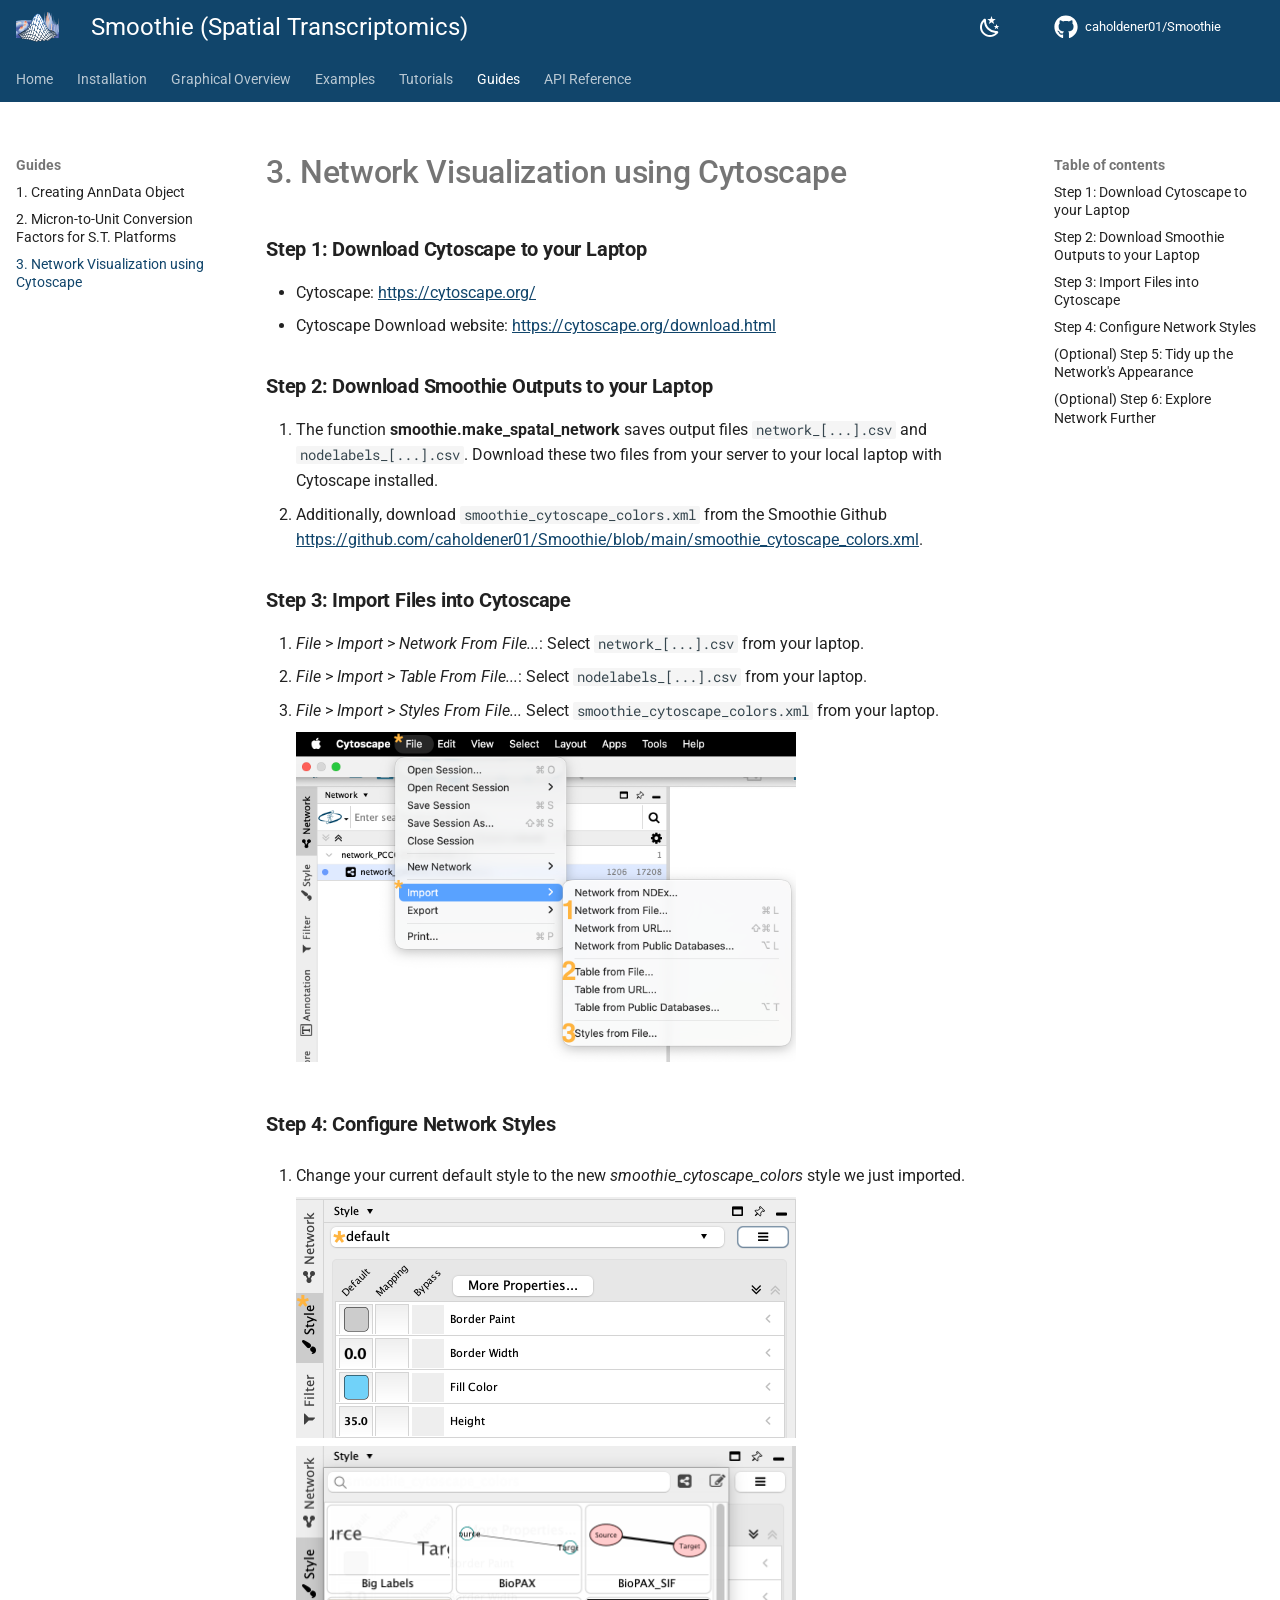
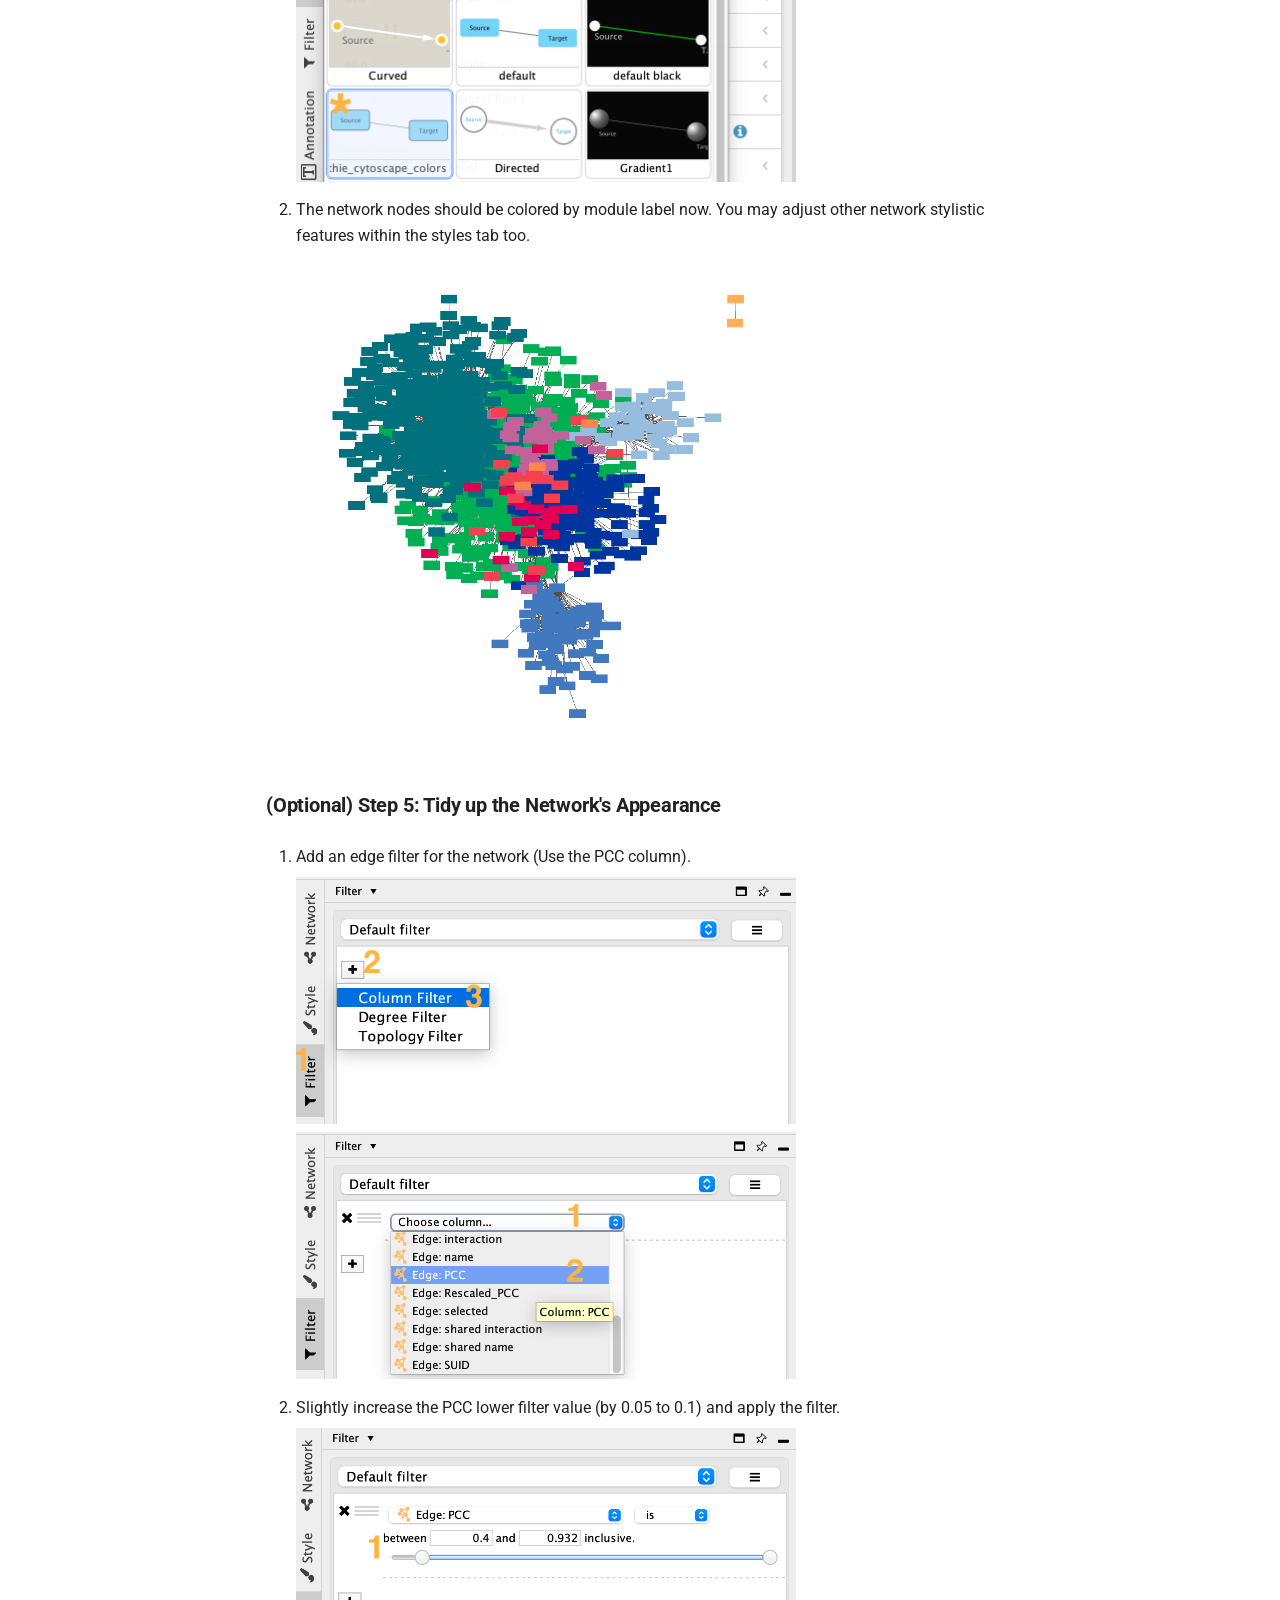
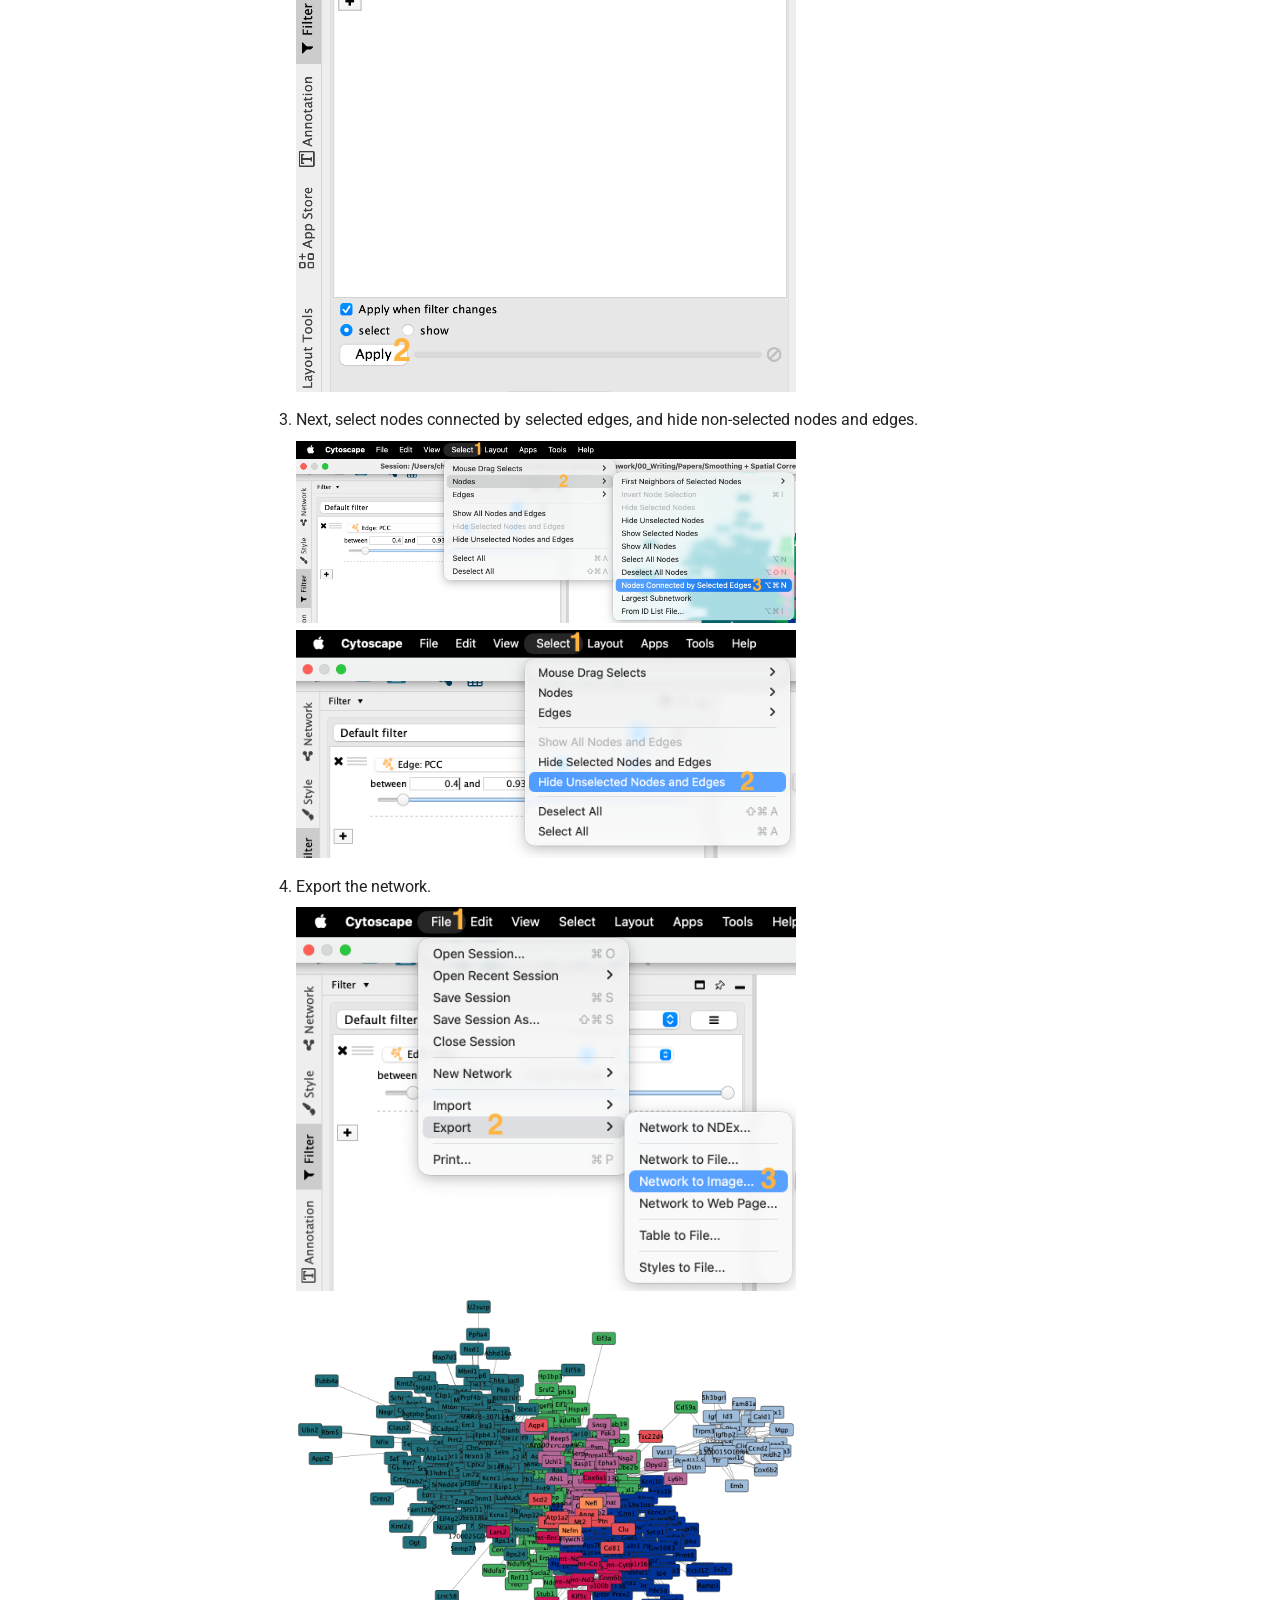
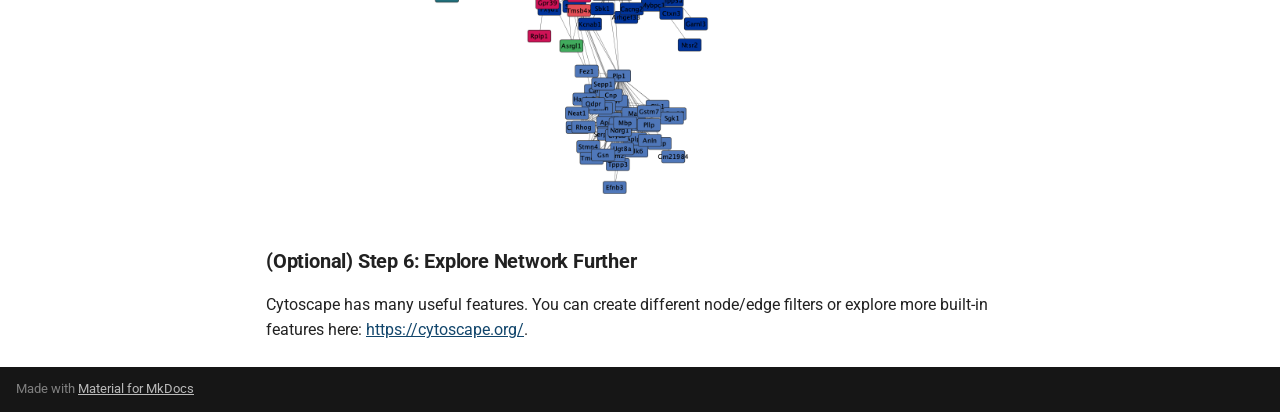
<file: guides/cytoscape_instructions/index.html>
<!doctype html>
<html lang="en" class="no-js">
  <head>
    
      <meta charset="utf-8">
      <meta name="viewport" content="width=device-width,initial-scale=1">
      
      
      
      
        <link rel="prev" href="../micron_to_unit_conversion_table/">
      
      
        <link rel="next" href="../../api/">
      
      
        
      
      
      <link rel="icon" href="../../assets/images/favicon.png">
      <meta name="generator" content="mkdocs-1.6.1, mkdocs-material-9.7.1">
    
    
      
        <title>3. Network Visualization using Cytoscape - Smoothie (Spatial Transcriptomics)</title>
      
    
    
      <link rel="stylesheet" href="../../assets/stylesheets/main.484c7ddc.min.css">
      
        
        <link rel="stylesheet" href="../../assets/stylesheets/palette.ab4e12ef.min.css">
      
      


    
    
      
    
    
      
        
        
        <link rel="preconnect" href="https://fonts.gstatic.com" crossorigin>
        <link rel="stylesheet" href="https://fonts.googleapis.com/css?family=Roboto:300,300i,400,400i,700,700i%7CRoboto+Mono:400,400i,700,700i&display=fallback">
        <style>:root{--md-text-font:"Roboto";--md-code-font:"Roboto Mono"}</style>
      
    
    
      <link rel="stylesheet" href="../../stylesheets/extra.css">
    
    <script>__md_scope=new URL("../..",location),__md_hash=e=>[...e].reduce(((e,_)=>(e<<5)-e+_.charCodeAt(0)),0),__md_get=(e,_=localStorage,t=__md_scope)=>JSON.parse(_.getItem(t.pathname+"."+e)),__md_set=(e,_,t=localStorage,a=__md_scope)=>{try{t.setItem(a.pathname+"."+e,JSON.stringify(_))}catch(e){}}</script>
    
      

    
    
  </head>
  
  
    
    
      
    
    
    
    
    <body dir="ltr" data-md-color-scheme="default" data-md-color-primary="custom" data-md-color-accent="custom">
  
    
    <input class="md-toggle" data-md-toggle="drawer" type="checkbox" id="__drawer" autocomplete="off">
    <input class="md-toggle" data-md-toggle="search" type="checkbox" id="__search" autocomplete="off">
    <label class="md-overlay" for="__drawer"></label>
    <div data-md-component="skip">
      
        
        <a href="#step-1-download-cytoscape-to-your-laptop" class="md-skip">
          Skip to content
        </a>
      
    </div>
    <div data-md-component="announce">
      
    </div>
    
    
      

<header class="md-header" data-md-component="header">
  <nav class="md-header__inner md-grid" aria-label="Header">
    <a href="../.." title="Smoothie (Spatial Transcriptomics)" class="md-header__button md-logo" aria-label="Smoothie (Spatial Transcriptomics)" data-md-component="logo">
      
  <img src="../../images/smoothing_logo.png" alt="logo">

    </a>
    <label class="md-header__button md-icon" for="__drawer">
      
      <svg xmlns="http://www.w3.org/2000/svg" viewBox="0 0 24 24"><path d="M3 6h18v2H3zm0 5h18v2H3zm0 5h18v2H3z"/></svg>
    </label>
    <div class="md-header__title" data-md-component="header-title">
      <div class="md-header__ellipsis">
        <div class="md-header__topic">
          <span class="md-ellipsis">
            Smoothie (Spatial Transcriptomics)
          </span>
        </div>
        <div class="md-header__topic" data-md-component="header-topic">
          <span class="md-ellipsis">
            
              3. Network Visualization using Cytoscape
            
          </span>
        </div>
      </div>
    </div>
    
      
        <form class="md-header__option" data-md-component="palette">
  
    
    
    
    <input class="md-option" data-md-color-media="" data-md-color-scheme="default" data-md-color-primary="custom" data-md-color-accent="custom"  aria-label="Switch to dark mode"  type="radio" name="__palette" id="__palette_0">
    
      <label class="md-header__button md-icon" title="Switch to dark mode" for="__palette_1" hidden>
        <svg xmlns="http://www.w3.org/2000/svg" viewBox="0 0 24 24"><path d="m17.75 4.09-2.53 1.94.91 3.06-2.63-1.81-2.63 1.81.91-3.06-2.53-1.94L12.44 4l1.06-3 1.06 3zm3.5 6.91-1.64 1.25.59 1.98-1.7-1.17-1.7 1.17.59-1.98L15.75 11l2.06-.05L18.5 9l.69 1.95zm-2.28 4.95c.83-.08 1.72 1.1 1.19 1.85-.32.45-.66.87-1.08 1.27C15.17 23 8.84 23 4.94 19.07c-3.91-3.9-3.91-10.24 0-14.14.4-.4.82-.76 1.27-1.08.75-.53 1.93.36 1.85 1.19-.27 2.86.69 5.83 2.89 8.02a9.96 9.96 0 0 0 8.02 2.89m-1.64 2.02a12.08 12.08 0 0 1-7.8-3.47c-2.17-2.19-3.33-5-3.49-7.82-2.81 3.14-2.7 7.96.31 10.98 3.02 3.01 7.84 3.12 10.98.31"/></svg>
      </label>
    
  
    
    
    
    <input class="md-option" data-md-color-media="" data-md-color-scheme="slate" data-md-color-primary="custom" data-md-color-accent="custom"  aria-label="Switch to light mode"  type="radio" name="__palette" id="__palette_1">
    
      <label class="md-header__button md-icon" title="Switch to light mode" for="__palette_0" hidden>
        <svg xmlns="http://www.w3.org/2000/svg" viewBox="0 0 24 24"><path d="M12 7a5 5 0 0 1 5 5 5 5 0 0 1-5 5 5 5 0 0 1-5-5 5 5 0 0 1 5-5m0 2a3 3 0 0 0-3 3 3 3 0 0 0 3 3 3 3 0 0 0 3-3 3 3 0 0 0-3-3m0-7 2.39 3.42C13.65 5.15 12.84 5 12 5s-1.65.15-2.39.42zM3.34 7l4.16-.35A7.2 7.2 0 0 0 5.94 8.5c-.44.74-.69 1.5-.83 2.29zm.02 10 1.76-3.77a7.131 7.131 0 0 0 2.38 4.14zM20.65 7l-1.77 3.79a7.02 7.02 0 0 0-2.38-4.15zm-.01 10-4.14.36c.59-.51 1.12-1.14 1.54-1.86.42-.73.69-1.5.83-2.29zM12 22l-2.41-3.44c.74.27 1.55.44 2.41.44.82 0 1.63-.17 2.37-.44z"/></svg>
      </label>
    
  
</form>
      
    
    
      <script>var palette=__md_get("__palette");if(palette&&palette.color){if("(prefers-color-scheme)"===palette.color.media){var media=matchMedia("(prefers-color-scheme: light)"),input=document.querySelector(media.matches?"[data-md-color-media='(prefers-color-scheme: light)']":"[data-md-color-media='(prefers-color-scheme: dark)']");palette.color.media=input.getAttribute("data-md-color-media"),palette.color.scheme=input.getAttribute("data-md-color-scheme"),palette.color.primary=input.getAttribute("data-md-color-primary"),palette.color.accent=input.getAttribute("data-md-color-accent")}for(var[key,value]of Object.entries(palette.color))document.body.setAttribute("data-md-color-"+key,value)}</script>
    
    
    
    
      <div class="md-header__source">
        <a href="https://github.com/caholdener01/Smoothie" title="Go to repository" class="md-source" data-md-component="source">
  <div class="md-source__icon md-icon">
    
    <svg xmlns="http://www.w3.org/2000/svg" viewBox="0 0 512 512"><!--! Font Awesome Free 7.1.0 by @fontawesome - https://fontawesome.com License - https://fontawesome.com/license/free (Icons: CC BY 4.0, Fonts: SIL OFL 1.1, Code: MIT License) Copyright 2025 Fonticons, Inc.--><path d="M173.9 397.4c0 2-2.3 3.6-5.2 3.6-3.3.3-5.6-1.3-5.6-3.6 0-2 2.3-3.6 5.2-3.6 3-.3 5.6 1.3 5.6 3.6m-31.1-4.5c-.7 2 1.3 4.3 4.3 4.9 2.6 1 5.6 0 6.2-2s-1.3-4.3-4.3-5.2c-2.6-.7-5.5.3-6.2 2.3m44.2-1.7c-2.9.7-4.9 2.6-4.6 4.9.3 2 2.9 3.3 5.9 2.6 2.9-.7 4.9-2.6 4.6-4.6-.3-1.9-3-3.2-5.9-2.9M252.8 8C114.1 8 8 113.3 8 252c0 110.9 69.8 205.8 169.5 239.2 12.8 2.3 17.3-5.6 17.3-12.1 0-6.2-.3-40.4-.3-61.4 0 0-70 15-84.7-29.8 0 0-11.4-29.1-27.8-36.6 0 0-22.9-15.7 1.6-15.4 0 0 24.9 2 38.6 25.8 21.9 38.6 58.6 27.5 72.9 20.9 2.3-16 8.8-27.1 16-33.7-55.9-6.2-112.3-14.3-112.3-110.5 0-27.5 7.6-41.3 23.6-58.9-2.6-6.5-11.1-33.3 2.6-67.9 20.9-6.5 69 27 69 27 20-5.6 41.5-8.5 62.8-8.5s42.8 2.9 62.8 8.5c0 0 48.1-33.6 69-27 13.7 34.7 5.2 61.4 2.6 67.9 16 17.7 25.8 31.5 25.8 58.9 0 96.5-58.9 104.2-114.8 110.5 9.2 7.9 17 22.9 17 46.4 0 33.7-.3 75.4-.3 83.6 0 6.5 4.6 14.4 17.3 12.1C436.2 457.8 504 362.9 504 252 504 113.3 391.5 8 252.8 8M105.2 352.9c-1.3 1-1 3.3.7 5.2 1.6 1.6 3.9 2.3 5.2 1 1.3-1 1-3.3-.7-5.2-1.6-1.6-3.9-2.3-5.2-1m-10.8-8.1c-.7 1.3.3 2.9 2.3 3.9 1.6 1 3.6.7 4.3-.7.7-1.3-.3-2.9-2.3-3.9-2-.6-3.6-.3-4.3.7m32.4 35.6c-1.6 1.3-1 4.3 1.3 6.2 2.3 2.3 5.2 2.6 6.5 1 1.3-1.3.7-4.3-1.3-6.2-2.2-2.3-5.2-2.6-6.5-1m-11.4-14.7c-1.6 1-1.6 3.6 0 5.9s4.3 3.3 5.6 2.3c1.6-1.3 1.6-3.9 0-6.2-1.4-2.3-4-3.3-5.6-2"/></svg>
  </div>
  <div class="md-source__repository">
    caholdener01/Smoothie
  </div>
</a>
      </div>
    
  </nav>
  
</header>
    
    <div class="md-container" data-md-component="container">
      
      
        
          
            
<nav class="md-tabs" aria-label="Tabs" data-md-component="tabs">
  <div class="md-grid">
    <ul class="md-tabs__list">
      
        
  
  
  
  
    <li class="md-tabs__item">
      <a href="../.." class="md-tabs__link">
        
  
  
    
  
  Home

      </a>
    </li>
  

      
        
  
  
  
  
    <li class="md-tabs__item">
      <a href="../../installation/" class="md-tabs__link">
        
  
  
    
  
  Installation

      </a>
    </li>
  

      
        
  
  
  
  
    <li class="md-tabs__item">
      <a href="../../graphical_overview/" class="md-tabs__link">
        
  
  
    
  
  Graphical Overview

      </a>
    </li>
  

      
        
  
  
  
  
    
    
      <li class="md-tabs__item">
        <a href="../../examples/single_dataset_pipeline/" class="md-tabs__link">
          
  
  
  Examples

        </a>
      </li>
    
  

      
        
  
  
  
  
    
    
      
  
  
  
  
    
    
      <li class="md-tabs__item">
        <a href="../../tutorials/slideseq_cerebellum_single_dataset_pipeline/" class="md-tabs__link">
          
  
  
  Tutorials

        </a>
      </li>
    
  

    
  

      
        
  
  
  
    
  
  
    
    
      <li class="md-tabs__item md-tabs__item--active">
        <a href="../convert_to_anndata/" class="md-tabs__link">
          
  
  
  Guides

        </a>
      </li>
    
  

      
        
  
  
  
  
    <li class="md-tabs__item">
      <a href="../../api/" class="md-tabs__link">
        
  
  
    
  
  API Reference

      </a>
    </li>
  

      
    </ul>
  </div>
</nav>
          
        
      
      <main class="md-main" data-md-component="main">
        <div class="md-main__inner md-grid">
          
            
              
              <div class="md-sidebar md-sidebar--primary" data-md-component="sidebar" data-md-type="navigation" >
                <div class="md-sidebar__scrollwrap">
                  <div class="md-sidebar__inner">
                    


  


<nav class="md-nav md-nav--primary md-nav--lifted" aria-label="Navigation" data-md-level="0">
  <label class="md-nav__title" for="__drawer">
    <a href="../.." title="Smoothie (Spatial Transcriptomics)" class="md-nav__button md-logo" aria-label="Smoothie (Spatial Transcriptomics)" data-md-component="logo">
      
  <img src="../../images/smoothing_logo.png" alt="logo">

    </a>
    Smoothie (Spatial Transcriptomics)
  </label>
  
    <div class="md-nav__source">
      <a href="https://github.com/caholdener01/Smoothie" title="Go to repository" class="md-source" data-md-component="source">
  <div class="md-source__icon md-icon">
    
    <svg xmlns="http://www.w3.org/2000/svg" viewBox="0 0 512 512"><!--! Font Awesome Free 7.1.0 by @fontawesome - https://fontawesome.com License - https://fontawesome.com/license/free (Icons: CC BY 4.0, Fonts: SIL OFL 1.1, Code: MIT License) Copyright 2025 Fonticons, Inc.--><path d="M173.9 397.4c0 2-2.3 3.6-5.2 3.6-3.3.3-5.6-1.3-5.6-3.6 0-2 2.3-3.6 5.2-3.6 3-.3 5.6 1.3 5.6 3.6m-31.1-4.5c-.7 2 1.3 4.3 4.3 4.9 2.6 1 5.6 0 6.2-2s-1.3-4.3-4.3-5.2c-2.6-.7-5.5.3-6.2 2.3m44.2-1.7c-2.9.7-4.9 2.6-4.6 4.9.3 2 2.9 3.3 5.9 2.6 2.9-.7 4.9-2.6 4.6-4.6-.3-1.9-3-3.2-5.9-2.9M252.8 8C114.1 8 8 113.3 8 252c0 110.9 69.8 205.8 169.5 239.2 12.8 2.3 17.3-5.6 17.3-12.1 0-6.2-.3-40.4-.3-61.4 0 0-70 15-84.7-29.8 0 0-11.4-29.1-27.8-36.6 0 0-22.9-15.7 1.6-15.4 0 0 24.9 2 38.6 25.8 21.9 38.6 58.6 27.5 72.9 20.9 2.3-16 8.8-27.1 16-33.7-55.9-6.2-112.3-14.3-112.3-110.5 0-27.5 7.6-41.3 23.6-58.9-2.6-6.5-11.1-33.3 2.6-67.9 20.9-6.5 69 27 69 27 20-5.6 41.5-8.5 62.8-8.5s42.8 2.9 62.8 8.5c0 0 48.1-33.6 69-27 13.7 34.7 5.2 61.4 2.6 67.9 16 17.7 25.8 31.5 25.8 58.9 0 96.5-58.9 104.2-114.8 110.5 9.2 7.9 17 22.9 17 46.4 0 33.7-.3 75.4-.3 83.6 0 6.5 4.6 14.4 17.3 12.1C436.2 457.8 504 362.9 504 252 504 113.3 391.5 8 252.8 8M105.2 352.9c-1.3 1-1 3.3.7 5.2 1.6 1.6 3.9 2.3 5.2 1 1.3-1 1-3.3-.7-5.2-1.6-1.6-3.9-2.3-5.2-1m-10.8-8.1c-.7 1.3.3 2.9 2.3 3.9 1.6 1 3.6.7 4.3-.7.7-1.3-.3-2.9-2.3-3.9-2-.6-3.6-.3-4.3.7m32.4 35.6c-1.6 1.3-1 4.3 1.3 6.2 2.3 2.3 5.2 2.6 6.5 1 1.3-1.3.7-4.3-1.3-6.2-2.2-2.3-5.2-2.6-6.5-1m-11.4-14.7c-1.6 1-1.6 3.6 0 5.9s4.3 3.3 5.6 2.3c1.6-1.3 1.6-3.9 0-6.2-1.4-2.3-4-3.3-5.6-2"/></svg>
  </div>
  <div class="md-source__repository">
    caholdener01/Smoothie
  </div>
</a>
    </div>
  
  <ul class="md-nav__list" data-md-scrollfix>
    
      
      
  
  
  
  
    <li class="md-nav__item">
      <a href="../.." class="md-nav__link">
        
  
  
  <span class="md-ellipsis">
    
  
    Home
  

    
  </span>
  
  

      </a>
    </li>
  

    
      
      
  
  
  
  
    <li class="md-nav__item">
      <a href="../../installation/" class="md-nav__link">
        
  
  
  <span class="md-ellipsis">
    
  
    Installation
  

    
  </span>
  
  

      </a>
    </li>
  

    
      
      
  
  
  
  
    <li class="md-nav__item">
      <a href="../../graphical_overview/" class="md-nav__link">
        
  
  
  <span class="md-ellipsis">
    
  
    Graphical Overview
  

    
  </span>
  
  

      </a>
    </li>
  

    
      
      
  
  
  
  
    
    
    
    
      
      
        
      
    
    
    <li class="md-nav__item md-nav__item--nested">
      
        
        
        <input class="md-nav__toggle md-toggle " type="checkbox" id="__nav_4" >
        
          
          <label class="md-nav__link" for="__nav_4" id="__nav_4_label" tabindex="0">
            
  
  
  <span class="md-ellipsis">
    
  
    Examples
  

    
  </span>
  
  

            <span class="md-nav__icon md-icon"></span>
          </label>
        
        <nav class="md-nav" data-md-level="1" aria-labelledby="__nav_4_label" aria-expanded="false">
          <label class="md-nav__title" for="__nav_4">
            <span class="md-nav__icon md-icon"></span>
            
  
    Examples
  

          </label>
          <ul class="md-nav__list" data-md-scrollfix>
            
              
                
  
  
  
  
    <li class="md-nav__item">
      <a href="../../examples/single_dataset_pipeline/" class="md-nav__link">
        
  
  
  <span class="md-ellipsis">
    
  
    Single Dataset Pipeline
  

    
  </span>
  
  

      </a>
    </li>
  

              
            
              
                
  
  
  
  
    <li class="md-nav__item">
      <a href="../../examples/multi_dataset_pipeline/" class="md-nav__link">
        
  
  
  <span class="md-ellipsis">
    
  
    Multiple Datasets Pipeline
  

    
  </span>
  
  

      </a>
    </li>
  

              
            
          </ul>
        </nav>
      
    </li>
  

    
      
      
  
  
  
  
    
    
    
    
      
      
        
      
    
    
    <li class="md-nav__item md-nav__item--nested">
      
        
        
        <input class="md-nav__toggle md-toggle " type="checkbox" id="__nav_5" >
        
          
          <label class="md-nav__link" for="__nav_5" id="__nav_5_label" tabindex="0">
            
  
  
  <span class="md-ellipsis">
    
  
    Tutorials
  

    
  </span>
  
  

            <span class="md-nav__icon md-icon"></span>
          </label>
        
        <nav class="md-nav" data-md-level="1" aria-labelledby="__nav_5_label" aria-expanded="false">
          <label class="md-nav__title" for="__nav_5">
            <span class="md-nav__icon md-icon"></span>
            
  
    Tutorials
  

          </label>
          <ul class="md-nav__list" data-md-scrollfix>
            
              
                
  
  
  
  
    
    
    
    
      
      
        
      
    
    
    <li class="md-nav__item md-nav__item--nested">
      
        
        
        <input class="md-nav__toggle md-toggle " type="checkbox" id="__nav_5_1" >
        
          
          <label class="md-nav__link" for="__nav_5_1" id="__nav_5_1_label" tabindex="0">
            
  
  
  <span class="md-ellipsis">
    
  
    Single Dataset Pipelines
  

    
  </span>
  
  

            <span class="md-nav__icon md-icon"></span>
          </label>
        
        <nav class="md-nav" data-md-level="2" aria-labelledby="__nav_5_1_label" aria-expanded="false">
          <label class="md-nav__title" for="__nav_5_1">
            <span class="md-nav__icon md-icon"></span>
            
  
    Single Dataset Pipelines
  

          </label>
          <ul class="md-nav__list" data-md-scrollfix>
            
              
                
  
  
  
  
    <li class="md-nav__item">
      <a href="../../tutorials/slideseq_cerebellum_single_dataset_pipeline/" class="md-nav__link">
        
  
  
  <span class="md-ellipsis">
    
  
    Slide-seq Adult Mouse Cerebellum
  

    
  </span>
  
  

      </a>
    </li>
  

              
            
              
                
  
  
  
  
    <li class="md-nav__item">
      <a href="../../tutorials/stereoseq_embryo_single_dataset_pipeline/" class="md-nav__link">
        
  
  
  <span class="md-ellipsis">
    
  
    Stereo-seq Mouse E16.5 Embryo
  

    
  </span>
  
  

      </a>
    </li>
  

              
            
              
                
  
  
  
  
    <li class="md-nav__item">
      <a href="../../tutorials/visiumhd_ovarian_cancer_single_dataset_pipeline/" class="md-nav__link">
        
  
  
  <span class="md-ellipsis">
    
  
    Visium-HD Human Ovarian Cancer
  

    
  </span>
  
  

      </a>
    </li>
  

              
            
              
                
  
  
  
  
    <li class="md-nav__item">
      <a href="../../tutorials/xenium_renal_cell_carcinoma_single_dataset_pipeline/" class="md-nav__link">
        
  
  
  <span class="md-ellipsis">
    
  
    Xenium Human Renal Cell Carcinoma
  

    
  </span>
  
  

      </a>
    </li>
  

              
            
          </ul>
        </nav>
      
    </li>
  

              
            
              
                
  
  
  
  
    
    
    
    
      
      
        
      
    
    
    <li class="md-nav__item md-nav__item--nested">
      
        
        
        <input class="md-nav__toggle md-toggle " type="checkbox" id="__nav_5_2" >
        
          
          <label class="md-nav__link" for="__nav_5_2" id="__nav_5_2_label" tabindex="0">
            
  
  
  <span class="md-ellipsis">
    
  
    Multi-dataset Pipelines
  

    
  </span>
  
  

            <span class="md-nav__icon md-icon"></span>
          </label>
        
        <nav class="md-nav" data-md-level="2" aria-labelledby="__nav_5_2_label" aria-expanded="false">
          <label class="md-nav__title" for="__nav_5_2">
            <span class="md-nav__icon md-icon"></span>
            
  
    Multi-dataset Pipelines
  

          </label>
          <ul class="md-nav__list" data-md-scrollfix>
            
              
                
  
  
  
  
    <li class="md-nav__item">
      <a href="../../tutorials/slideseq_ovaries_multi_dataset_pipeline/" class="md-nav__link">
        
  
  
  <span class="md-ellipsis">
    
  
    Slide-seq Mouse Ovulating Ovaries Timecourse
  

    
  </span>
  
  

      </a>
    </li>
  

              
            
              
                
  
  
  
  
    <li class="md-nav__item">
      <a href="../../tutorials/stereoseq_embryos_multi_dataset_pipeline/" class="md-nav__link">
        
  
  
  <span class="md-ellipsis">
    
  
    Stereo-seq Mouse Embryonic Development Timecourse
  

    
  </span>
  
  

      </a>
    </li>
  

              
            
          </ul>
        </nav>
      
    </li>
  

              
            
          </ul>
        </nav>
      
    </li>
  

    
      
      
  
  
    
  
  
  
    
    
    
    
      
        
        
      
      
        
      
    
    
    <li class="md-nav__item md-nav__item--active md-nav__item--section md-nav__item--nested">
      
        
        
        <input class="md-nav__toggle md-toggle " type="checkbox" id="__nav_6" checked>
        
          
          <label class="md-nav__link" for="__nav_6" id="__nav_6_label" tabindex="">
            
  
  
  <span class="md-ellipsis">
    
  
    Guides
  

    
  </span>
  
  

            <span class="md-nav__icon md-icon"></span>
          </label>
        
        <nav class="md-nav" data-md-level="1" aria-labelledby="__nav_6_label" aria-expanded="true">
          <label class="md-nav__title" for="__nav_6">
            <span class="md-nav__icon md-icon"></span>
            
  
    Guides
  

          </label>
          <ul class="md-nav__list" data-md-scrollfix>
            
              
                
  
  
  
  
    <li class="md-nav__item">
      <a href="../convert_to_anndata/" class="md-nav__link">
        
  
  
  <span class="md-ellipsis">
    
  
    1. Creating AnnData Object
  

    
  </span>
  
  

      </a>
    </li>
  

              
            
              
                
  
  
  
  
    <li class="md-nav__item">
      <a href="../micron_to_unit_conversion_table/" class="md-nav__link">
        
  
  
  <span class="md-ellipsis">
    
  
    2. Micron-to-Unit Conversion Factors for S.T. Platforms
  

    
  </span>
  
  

      </a>
    </li>
  

              
            
              
                
  
  
    
  
  
  
    <li class="md-nav__item md-nav__item--active">
      
      <input class="md-nav__toggle md-toggle" type="checkbox" id="__toc">
      
      
      
        <label class="md-nav__link md-nav__link--active" for="__toc">
          
  
  
  <span class="md-ellipsis">
    
  
    3. Network Visualization using Cytoscape
  

    
  </span>
  
  

          <span class="md-nav__icon md-icon"></span>
        </label>
      
      <a href="./" class="md-nav__link md-nav__link--active">
        
  
  
  <span class="md-ellipsis">
    
  
    3. Network Visualization using Cytoscape
  

    
  </span>
  
  

      </a>
      
        

<nav class="md-nav md-nav--secondary" aria-label="Table of contents">
  
  
  
  
    <label class="md-nav__title" for="__toc">
      <span class="md-nav__icon md-icon"></span>
      Table of contents
    </label>
    <ul class="md-nav__list" data-md-component="toc" data-md-scrollfix>
      
        <li class="md-nav__item">
  <a href="#step-1-download-cytoscape-to-your-laptop" class="md-nav__link">
    <span class="md-ellipsis">
      
        Step 1: Download Cytoscape to your Laptop
      
    </span>
  </a>
  
</li>
      
        <li class="md-nav__item">
  <a href="#step-2-download-smoothie-outputs-to-your-laptop" class="md-nav__link">
    <span class="md-ellipsis">
      
        Step 2: Download Smoothie Outputs to your Laptop
      
    </span>
  </a>
  
</li>
      
        <li class="md-nav__item">
  <a href="#step-3-import-files-into-cytoscape" class="md-nav__link">
    <span class="md-ellipsis">
      
        Step 3: Import Files into Cytoscape
      
    </span>
  </a>
  
</li>
      
        <li class="md-nav__item">
  <a href="#step-4-configure-network-styles" class="md-nav__link">
    <span class="md-ellipsis">
      
        Step 4: Configure Network Styles
      
    </span>
  </a>
  
</li>
      
        <li class="md-nav__item">
  <a href="#optional-step-5-tidy-up-the-networks-appearance" class="md-nav__link">
    <span class="md-ellipsis">
      
        (Optional) Step 5: Tidy up the Network's Appearance
      
    </span>
  </a>
  
</li>
      
        <li class="md-nav__item">
  <a href="#optional-step-6-explore-network-further" class="md-nav__link">
    <span class="md-ellipsis">
      
        (Optional) Step 6: Explore Network Further
      
    </span>
  </a>
  
</li>
      
    </ul>
  
</nav>
      
    </li>
  

              
            
          </ul>
        </nav>
      
    </li>
  

    
      
      
  
  
  
  
    <li class="md-nav__item">
      <a href="../../api/" class="md-nav__link">
        
  
  
  <span class="md-ellipsis">
    
  
    API Reference
  

    
  </span>
  
  

      </a>
    </li>
  

    
  </ul>
</nav>
                  </div>
                </div>
              </div>
            
            
              
              <div class="md-sidebar md-sidebar--secondary" data-md-component="sidebar" data-md-type="toc" >
                <div class="md-sidebar__scrollwrap">
                  <div class="md-sidebar__inner">
                    

<nav class="md-nav md-nav--secondary" aria-label="Table of contents">
  
  
  
  
    <label class="md-nav__title" for="__toc">
      <span class="md-nav__icon md-icon"></span>
      Table of contents
    </label>
    <ul class="md-nav__list" data-md-component="toc" data-md-scrollfix>
      
        <li class="md-nav__item">
  <a href="#step-1-download-cytoscape-to-your-laptop" class="md-nav__link">
    <span class="md-ellipsis">
      
        Step 1: Download Cytoscape to your Laptop
      
    </span>
  </a>
  
</li>
      
        <li class="md-nav__item">
  <a href="#step-2-download-smoothie-outputs-to-your-laptop" class="md-nav__link">
    <span class="md-ellipsis">
      
        Step 2: Download Smoothie Outputs to your Laptop
      
    </span>
  </a>
  
</li>
      
        <li class="md-nav__item">
  <a href="#step-3-import-files-into-cytoscape" class="md-nav__link">
    <span class="md-ellipsis">
      
        Step 3: Import Files into Cytoscape
      
    </span>
  </a>
  
</li>
      
        <li class="md-nav__item">
  <a href="#step-4-configure-network-styles" class="md-nav__link">
    <span class="md-ellipsis">
      
        Step 4: Configure Network Styles
      
    </span>
  </a>
  
</li>
      
        <li class="md-nav__item">
  <a href="#optional-step-5-tidy-up-the-networks-appearance" class="md-nav__link">
    <span class="md-ellipsis">
      
        (Optional) Step 5: Tidy up the Network's Appearance
      
    </span>
  </a>
  
</li>
      
        <li class="md-nav__item">
  <a href="#optional-step-6-explore-network-further" class="md-nav__link">
    <span class="md-ellipsis">
      
        (Optional) Step 6: Explore Network Further
      
    </span>
  </a>
  
</li>
      
    </ul>
  
</nav>
                  </div>
                </div>
              </div>
            
          
          
            <div class="md-content" data-md-component="content">
              
              <article class="md-content__inner md-typeset">
                
                  


  
  


  <h1>3. Network Visualization using Cytoscape</h1>

<h3 id="step-1-download-cytoscape-to-your-laptop"><strong>Step 1: Download Cytoscape to your Laptop</strong></h3>
<ul>
<li>Cytoscape: <a href="https://cytoscape.org/">https://cytoscape.org/</a></li>
<li>Cytoscape Download website: <a href="https://cytoscape.org/download.html">https://cytoscape.org/download.html</a></li>
</ul>
<h3 id="step-2-download-smoothie-outputs-to-your-laptop"><strong>Step 2: Download Smoothie Outputs to your Laptop</strong></h3>
<ol>
<li>The function <strong>smoothie.make_spatal_network</strong> saves output files <code>network_[...].csv</code> and <code>nodelabels_[...].csv</code>. Download these two files from your server to your local laptop with Cytoscape installed.</li>
<li>Additionally, download <code>smoothie_cytoscape_colors.xml</code> from the Smoothie Github <a href="https://github.com/caholdener01/Smoothie/blob/main/smoothie_cytoscape_colors.xml">https://github.com/caholdener01/Smoothie/blob/main/smoothie_cytoscape_colors.xml</a>.</li>
</ol>
<h3 id="step-3-import-files-into-cytoscape"><strong>Step 3: Import Files into Cytoscape</strong></h3>
<ol>
<li><em>File</em> &gt; <em>Import</em> &gt; <em>Network From File...</em>: Select <code>network_[...].csv</code> from your laptop.</li>
<li><em>File</em> &gt; <em>Import</em> &gt; <em>Table From File...</em>: Select <code>nodelabels_[...].csv</code> from your laptop.</li>
<li>
<p><em>File</em> &gt; <em>Import</em> &gt; <em>Styles From File...</em> Select <code>smoothie_cytoscape_colors.xml</code> from your laptop.</p>
<p><img src="../../images/import_files_to_cytoscape.png" alt="import_files_to_cytoscape.png" width="500"/></p>
</li>
</ol>
<h3 id="step-4-configure-network-styles"><strong>Step 4: Configure Network Styles</strong></h3>
<ol>
<li>
<p>Change your current default style to the new <em>smoothie_cytoscape_colors</em> style we just imported.</p>
<p><img src="../../images/change_styles_pt1.png" alt="change_styles_pt1.png" width="500"/>
<img src="../../images/change_styles_pt2.png" alt="change_styles_pt2.png" width="500"/></p>
</li>
<li>
<p>The network nodes should be colored by module label now. You may adjust other network stylistic features within the styles tab too.</p>
<p><img src="../../images/colorful_network.png" alt="colorful_network.png" width="500"/></p>
</li>
</ol>
<h3 id="optional-step-5-tidy-up-the-networks-appearance"><strong>(Optional) Step 5: Tidy up the Network's Appearance</strong></h3>
<ol>
<li>
<p>Add an edge filter for the network (Use the PCC column).</p>
<p><img src="../../images/network_tidying_pt1.png" alt="network_tidying_pt1.png" width="500"/>
<img src="../../images/network_tidying_pt2.png" alt="network_tidying_pt2.png" width="500"/></p>
</li>
<li>
<p>Slightly increase the PCC lower filter value (by 0.05 to 0.1) and apply the filter.</p>
<p><img src="../../images/network_tidying_pt3.png" alt="network_tidying_pt3.png" width="500"/></p>
</li>
<li>
<p>Next, select nodes connected by selected edges, and hide non-selected nodes and edges.</p>
<p><img src="../../images/network_tidying_pt4.png" alt="network_tidying_pt4.png" width="500"/>
<img src="../../images/network_tidying_pt5.png" alt="network_tidying_pt5.png" width="500"/></p>
</li>
<li>
<p>Export the network.</p>
<p><img src="../../images/network_tidying_pt6.png" alt="network_tidying_pt6.png" width="500"/>
<img src="../../images/network_tidying_pt7.png" alt="network_tidying_pt7.png" width="500"/></p>
</li>
</ol>
<h3 id="optional-step-6-explore-network-further"><strong>(Optional) Step 6: Explore Network Further</strong></h3>
<p>Cytoscape has many useful features. You can create different node/edge filters or explore more built-in features here: <a href="https://cytoscape.org/">https://cytoscape.org/</a>.</p>












                
              </article>
            </div>
          
          
<script>var target=document.getElementById(location.hash.slice(1));target&&target.name&&(target.checked=target.name.startsWith("__tabbed_"))</script>
        </div>
        
      </main>
      
        <footer class="md-footer">
  
  <div class="md-footer-meta md-typeset">
    <div class="md-footer-meta__inner md-grid">
      <div class="md-copyright">
  
  
    Made with
    <a href="https://squidfunk.github.io/mkdocs-material/" target="_blank" rel="noopener">
      Material for MkDocs
    </a>
  
</div>
      
    </div>
  </div>
</footer>
      
    </div>
    <div class="md-dialog" data-md-component="dialog">
      <div class="md-dialog__inner md-typeset"></div>
    </div>
    
    
    
      
      
      <script id="__config" type="application/json">{"annotate": null, "base": "../..", "features": ["navigation.tabs", "navigation.sections", "content.code.copy"], "search": "../../assets/javascripts/workers/search.2c215733.min.js", "tags": null, "translations": {"clipboard.copied": "Copied to clipboard", "clipboard.copy": "Copy to clipboard", "search.result.more.one": "1 more on this page", "search.result.more.other": "# more on this page", "search.result.none": "No matching documents", "search.result.one": "1 matching document", "search.result.other": "# matching documents", "search.result.placeholder": "Type to start searching", "search.result.term.missing": "Missing", "select.version": "Select version"}, "version": null}</script>
    
    
      <script src="../../assets/javascripts/bundle.79ae519e.min.js"></script>
      
    
  </body>
</html>
</file>
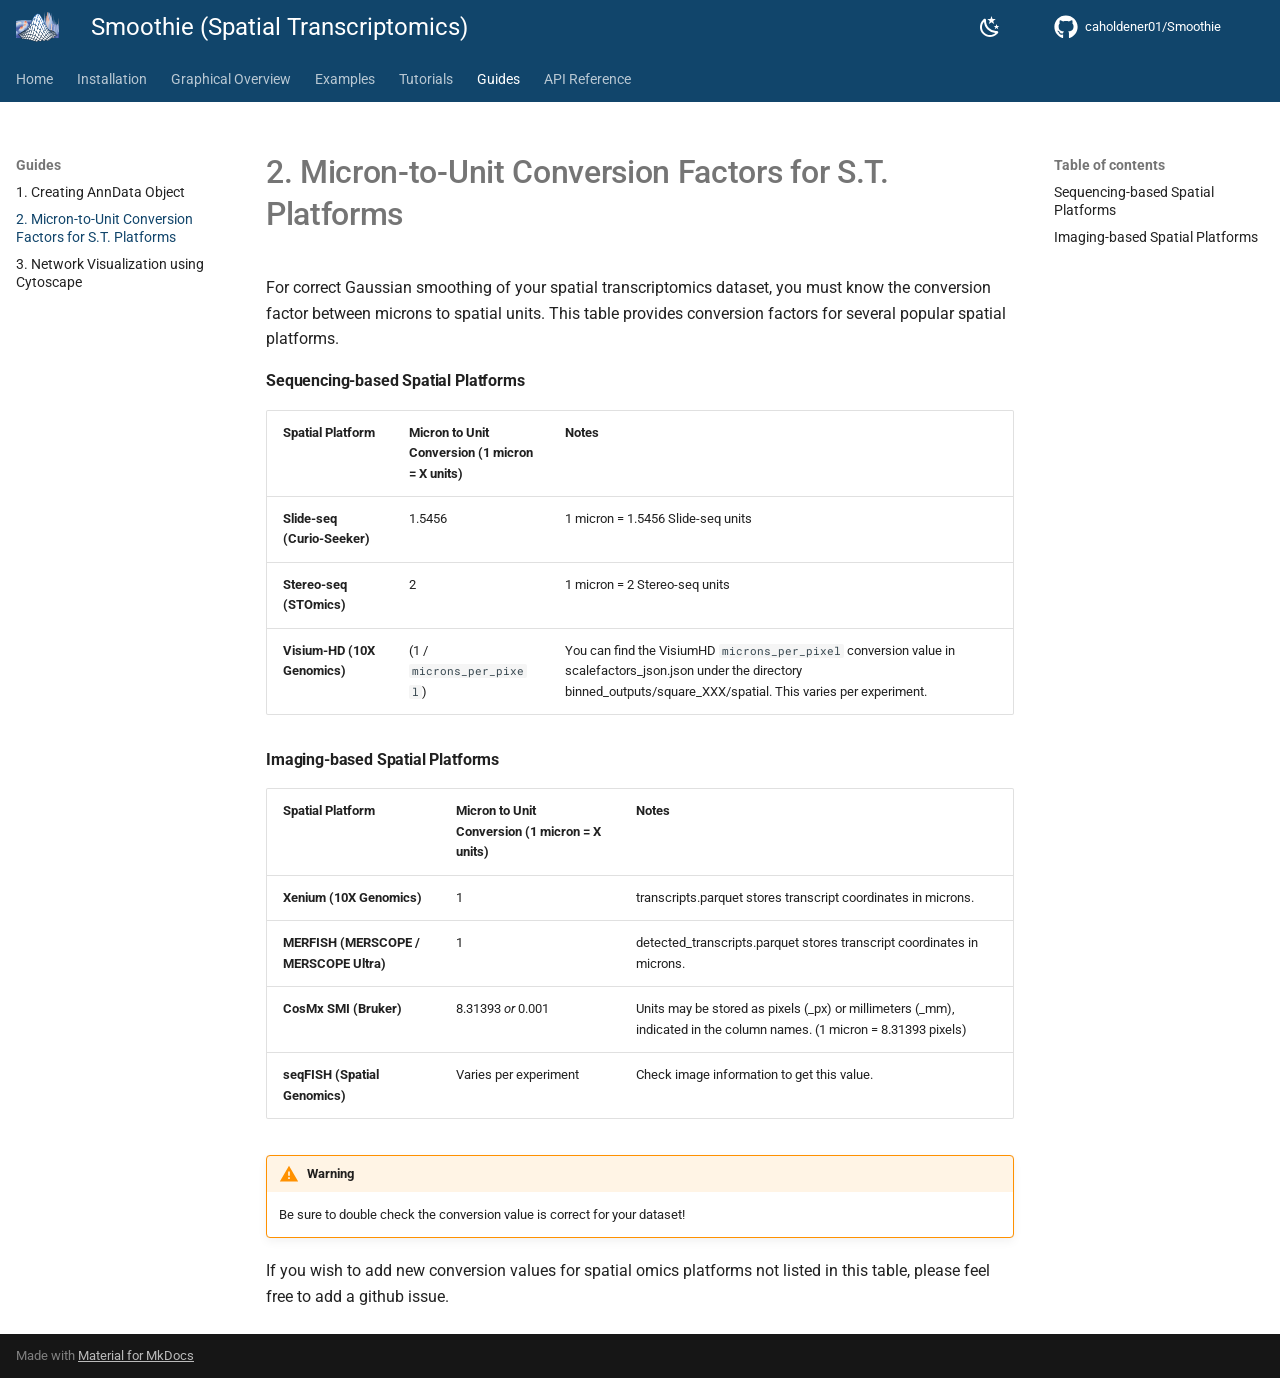
<file: guides/micron_to_unit_conversion_table/index.html>
<!doctype html>
<html lang="en" class="no-js">
  <head>
    
      <meta charset="utf-8">
      <meta name="viewport" content="width=device-width,initial-scale=1">
      
      
      
      
        <link rel="prev" href="../convert_to_anndata/">
      
      
        <link rel="next" href="../cytoscape_instructions/">
      
      
        
      
      
      <link rel="icon" href="../../assets/images/favicon.png">
      <meta name="generator" content="mkdocs-1.6.1, mkdocs-material-9.7.1">
    
    
      
        <title>2. Micron-to-Unit Conversion Factors for S.T. Platforms - Smoothie (Spatial Transcriptomics)</title>
      
    
    
      <link rel="stylesheet" href="../../assets/stylesheets/main.484c7ddc.min.css">
      
        
        <link rel="stylesheet" href="../../assets/stylesheets/palette.ab4e12ef.min.css">
      
      


    
    
      
    
    
      
        
        
        <link rel="preconnect" href="https://fonts.gstatic.com" crossorigin>
        <link rel="stylesheet" href="https://fonts.googleapis.com/css?family=Roboto:300,300i,400,400i,700,700i%7CRoboto+Mono:400,400i,700,700i&display=fallback">
        <style>:root{--md-text-font:"Roboto";--md-code-font:"Roboto Mono"}</style>
      
    
    
      <link rel="stylesheet" href="../../stylesheets/extra.css">
    
    <script>__md_scope=new URL("../..",location),__md_hash=e=>[...e].reduce(((e,_)=>(e<<5)-e+_.charCodeAt(0)),0),__md_get=(e,_=localStorage,t=__md_scope)=>JSON.parse(_.getItem(t.pathname+"."+e)),__md_set=(e,_,t=localStorage,a=__md_scope)=>{try{t.setItem(a.pathname+"."+e,JSON.stringify(_))}catch(e){}}</script>
    
      

    
    
  </head>
  
  
    
    
      
    
    
    
    
    <body dir="ltr" data-md-color-scheme="default" data-md-color-primary="custom" data-md-color-accent="custom">
  
    
    <input class="md-toggle" data-md-toggle="drawer" type="checkbox" id="__drawer" autocomplete="off">
    <input class="md-toggle" data-md-toggle="search" type="checkbox" id="__search" autocomplete="off">
    <label class="md-overlay" for="__drawer"></label>
    <div data-md-component="skip">
      
        
        <a href="#sequencing-based-spatial-platforms" class="md-skip">
          Skip to content
        </a>
      
    </div>
    <div data-md-component="announce">
      
    </div>
    
    
      

<header class="md-header" data-md-component="header">
  <nav class="md-header__inner md-grid" aria-label="Header">
    <a href="../.." title="Smoothie (Spatial Transcriptomics)" class="md-header__button md-logo" aria-label="Smoothie (Spatial Transcriptomics)" data-md-component="logo">
      
  <img src="../../images/smoothing_logo.png" alt="logo">

    </a>
    <label class="md-header__button md-icon" for="__drawer">
      
      <svg xmlns="http://www.w3.org/2000/svg" viewBox="0 0 24 24"><path d="M3 6h18v2H3zm0 5h18v2H3zm0 5h18v2H3z"/></svg>
    </label>
    <div class="md-header__title" data-md-component="header-title">
      <div class="md-header__ellipsis">
        <div class="md-header__topic">
          <span class="md-ellipsis">
            Smoothie (Spatial Transcriptomics)
          </span>
        </div>
        <div class="md-header__topic" data-md-component="header-topic">
          <span class="md-ellipsis">
            
              2. Micron-to-Unit Conversion Factors for S.T. Platforms
            
          </span>
        </div>
      </div>
    </div>
    
      
        <form class="md-header__option" data-md-component="palette">
  
    
    
    
    <input class="md-option" data-md-color-media="" data-md-color-scheme="default" data-md-color-primary="custom" data-md-color-accent="custom"  aria-label="Switch to dark mode"  type="radio" name="__palette" id="__palette_0">
    
      <label class="md-header__button md-icon" title="Switch to dark mode" for="__palette_1" hidden>
        <svg xmlns="http://www.w3.org/2000/svg" viewBox="0 0 24 24"><path d="m17.75 4.09-2.53 1.94.91 3.06-2.63-1.81-2.63 1.81.91-3.06-2.53-1.94L12.44 4l1.06-3 1.06 3zm3.5 6.91-1.64 1.25.59 1.98-1.7-1.17-1.7 1.17.59-1.98L15.75 11l2.06-.05L18.5 9l.69 1.95zm-2.28 4.95c.83-.08 1.72 1.1 1.19 1.85-.32.45-.66.87-1.08 1.27C15.17 23 8.84 23 4.94 19.07c-3.91-3.9-3.91-10.24 0-14.14.4-.4.82-.76 1.27-1.08.75-.53 1.93.36 1.85 1.19-.27 2.86.69 5.83 2.89 8.02a9.96 9.96 0 0 0 8.02 2.89m-1.64 2.02a12.08 12.08 0 0 1-7.8-3.47c-2.17-2.19-3.33-5-3.49-7.82-2.81 3.14-2.7 7.96.31 10.98 3.02 3.01 7.84 3.12 10.98.31"/></svg>
      </label>
    
  
    
    
    
    <input class="md-option" data-md-color-media="" data-md-color-scheme="slate" data-md-color-primary="custom" data-md-color-accent="custom"  aria-label="Switch to light mode"  type="radio" name="__palette" id="__palette_1">
    
      <label class="md-header__button md-icon" title="Switch to light mode" for="__palette_0" hidden>
        <svg xmlns="http://www.w3.org/2000/svg" viewBox="0 0 24 24"><path d="M12 7a5 5 0 0 1 5 5 5 5 0 0 1-5 5 5 5 0 0 1-5-5 5 5 0 0 1 5-5m0 2a3 3 0 0 0-3 3 3 3 0 0 0 3 3 3 3 0 0 0 3-3 3 3 0 0 0-3-3m0-7 2.39 3.42C13.65 5.15 12.84 5 12 5s-1.65.15-2.39.42zM3.34 7l4.16-.35A7.2 7.2 0 0 0 5.94 8.5c-.44.74-.69 1.5-.83 2.29zm.02 10 1.76-3.77a7.131 7.131 0 0 0 2.38 4.14zM20.65 7l-1.77 3.79a7.02 7.02 0 0 0-2.38-4.15zm-.01 10-4.14.36c.59-.51 1.12-1.14 1.54-1.86.42-.73.69-1.5.83-2.29zM12 22l-2.41-3.44c.74.27 1.55.44 2.41.44.82 0 1.63-.17 2.37-.44z"/></svg>
      </label>
    
  
</form>
      
    
    
      <script>var palette=__md_get("__palette");if(palette&&palette.color){if("(prefers-color-scheme)"===palette.color.media){var media=matchMedia("(prefers-color-scheme: light)"),input=document.querySelector(media.matches?"[data-md-color-media='(prefers-color-scheme: light)']":"[data-md-color-media='(prefers-color-scheme: dark)']");palette.color.media=input.getAttribute("data-md-color-media"),palette.color.scheme=input.getAttribute("data-md-color-scheme"),palette.color.primary=input.getAttribute("data-md-color-primary"),palette.color.accent=input.getAttribute("data-md-color-accent")}for(var[key,value]of Object.entries(palette.color))document.body.setAttribute("data-md-color-"+key,value)}</script>
    
    
    
    
      <div class="md-header__source">
        <a href="https://github.com/caholdener01/Smoothie" title="Go to repository" class="md-source" data-md-component="source">
  <div class="md-source__icon md-icon">
    
    <svg xmlns="http://www.w3.org/2000/svg" viewBox="0 0 512 512"><!--! Font Awesome Free 7.1.0 by @fontawesome - https://fontawesome.com License - https://fontawesome.com/license/free (Icons: CC BY 4.0, Fonts: SIL OFL 1.1, Code: MIT License) Copyright 2025 Fonticons, Inc.--><path d="M173.9 397.4c0 2-2.3 3.6-5.2 3.6-3.3.3-5.6-1.3-5.6-3.6 0-2 2.3-3.6 5.2-3.6 3-.3 5.6 1.3 5.6 3.6m-31.1-4.5c-.7 2 1.3 4.3 4.3 4.9 2.6 1 5.6 0 6.2-2s-1.3-4.3-4.3-5.2c-2.6-.7-5.5.3-6.2 2.3m44.2-1.7c-2.9.7-4.9 2.6-4.6 4.9.3 2 2.9 3.3 5.9 2.6 2.9-.7 4.9-2.6 4.6-4.6-.3-1.9-3-3.2-5.9-2.9M252.8 8C114.1 8 8 113.3 8 252c0 110.9 69.8 205.8 169.5 239.2 12.8 2.3 17.3-5.6 17.3-12.1 0-6.2-.3-40.4-.3-61.4 0 0-70 15-84.7-29.8 0 0-11.4-29.1-27.8-36.6 0 0-22.9-15.7 1.6-15.4 0 0 24.9 2 38.6 25.8 21.9 38.6 58.6 27.5 72.9 20.9 2.3-16 8.8-27.1 16-33.7-55.9-6.2-112.3-14.3-112.3-110.5 0-27.5 7.6-41.3 23.6-58.9-2.6-6.5-11.1-33.3 2.6-67.9 20.9-6.5 69 27 69 27 20-5.6 41.5-8.5 62.8-8.5s42.8 2.9 62.8 8.5c0 0 48.1-33.6 69-27 13.7 34.7 5.2 61.4 2.6 67.9 16 17.7 25.8 31.5 25.8 58.9 0 96.5-58.9 104.2-114.8 110.5 9.2 7.9 17 22.9 17 46.4 0 33.7-.3 75.4-.3 83.6 0 6.5 4.6 14.4 17.3 12.1C436.2 457.8 504 362.9 504 252 504 113.3 391.5 8 252.8 8M105.2 352.9c-1.3 1-1 3.3.7 5.2 1.6 1.6 3.9 2.3 5.2 1 1.3-1 1-3.3-.7-5.2-1.6-1.6-3.9-2.3-5.2-1m-10.8-8.1c-.7 1.3.3 2.9 2.3 3.9 1.6 1 3.6.7 4.3-.7.7-1.3-.3-2.9-2.3-3.9-2-.6-3.6-.3-4.3.7m32.4 35.6c-1.6 1.3-1 4.3 1.3 6.2 2.3 2.3 5.2 2.6 6.5 1 1.3-1.3.7-4.3-1.3-6.2-2.2-2.3-5.2-2.6-6.5-1m-11.4-14.7c-1.6 1-1.6 3.6 0 5.9s4.3 3.3 5.6 2.3c1.6-1.3 1.6-3.9 0-6.2-1.4-2.3-4-3.3-5.6-2"/></svg>
  </div>
  <div class="md-source__repository">
    caholdener01/Smoothie
  </div>
</a>
      </div>
    
  </nav>
  
</header>
    
    <div class="md-container" data-md-component="container">
      
      
        
          
            
<nav class="md-tabs" aria-label="Tabs" data-md-component="tabs">
  <div class="md-grid">
    <ul class="md-tabs__list">
      
        
  
  
  
  
    <li class="md-tabs__item">
      <a href="../.." class="md-tabs__link">
        
  
  
    
  
  Home

      </a>
    </li>
  

      
        
  
  
  
  
    <li class="md-tabs__item">
      <a href="../../installation/" class="md-tabs__link">
        
  
  
    
  
  Installation

      </a>
    </li>
  

      
        
  
  
  
  
    <li class="md-tabs__item">
      <a href="../../graphical_overview/" class="md-tabs__link">
        
  
  
    
  
  Graphical Overview

      </a>
    </li>
  

      
        
  
  
  
  
    
    
      <li class="md-tabs__item">
        <a href="../../examples/single_dataset_pipeline/" class="md-tabs__link">
          
  
  
  Examples

        </a>
      </li>
    
  

      
        
  
  
  
  
    
    
      
  
  
  
  
    
    
      <li class="md-tabs__item">
        <a href="../../tutorials/slideseq_cerebellum_single_dataset_pipeline/" class="md-tabs__link">
          
  
  
  Tutorials

        </a>
      </li>
    
  

    
  

      
        
  
  
  
    
  
  
    
    
      <li class="md-tabs__item md-tabs__item--active">
        <a href="../convert_to_anndata/" class="md-tabs__link">
          
  
  
  Guides

        </a>
      </li>
    
  

      
        
  
  
  
  
    <li class="md-tabs__item">
      <a href="../../api/" class="md-tabs__link">
        
  
  
    
  
  API Reference

      </a>
    </li>
  

      
    </ul>
  </div>
</nav>
          
        
      
      <main class="md-main" data-md-component="main">
        <div class="md-main__inner md-grid">
          
            
              
              <div class="md-sidebar md-sidebar--primary" data-md-component="sidebar" data-md-type="navigation" >
                <div class="md-sidebar__scrollwrap">
                  <div class="md-sidebar__inner">
                    


  


<nav class="md-nav md-nav--primary md-nav--lifted" aria-label="Navigation" data-md-level="0">
  <label class="md-nav__title" for="__drawer">
    <a href="../.." title="Smoothie (Spatial Transcriptomics)" class="md-nav__button md-logo" aria-label="Smoothie (Spatial Transcriptomics)" data-md-component="logo">
      
  <img src="../../images/smoothing_logo.png" alt="logo">

    </a>
    Smoothie (Spatial Transcriptomics)
  </label>
  
    <div class="md-nav__source">
      <a href="https://github.com/caholdener01/Smoothie" title="Go to repository" class="md-source" data-md-component="source">
  <div class="md-source__icon md-icon">
    
    <svg xmlns="http://www.w3.org/2000/svg" viewBox="0 0 512 512"><!--! Font Awesome Free 7.1.0 by @fontawesome - https://fontawesome.com License - https://fontawesome.com/license/free (Icons: CC BY 4.0, Fonts: SIL OFL 1.1, Code: MIT License) Copyright 2025 Fonticons, Inc.--><path d="M173.9 397.4c0 2-2.3 3.6-5.2 3.6-3.3.3-5.6-1.3-5.6-3.6 0-2 2.3-3.6 5.2-3.6 3-.3 5.6 1.3 5.6 3.6m-31.1-4.5c-.7 2 1.3 4.3 4.3 4.9 2.6 1 5.6 0 6.2-2s-1.3-4.3-4.3-5.2c-2.6-.7-5.5.3-6.2 2.3m44.2-1.7c-2.9.7-4.9 2.6-4.6 4.9.3 2 2.9 3.3 5.9 2.6 2.9-.7 4.9-2.6 4.6-4.6-.3-1.9-3-3.2-5.9-2.9M252.8 8C114.1 8 8 113.3 8 252c0 110.9 69.8 205.8 169.5 239.2 12.8 2.3 17.3-5.6 17.3-12.1 0-6.2-.3-40.4-.3-61.4 0 0-70 15-84.7-29.8 0 0-11.4-29.1-27.8-36.6 0 0-22.9-15.7 1.6-15.4 0 0 24.9 2 38.6 25.8 21.9 38.6 58.6 27.5 72.9 20.9 2.3-16 8.8-27.1 16-33.7-55.9-6.2-112.3-14.3-112.3-110.5 0-27.5 7.6-41.3 23.6-58.9-2.6-6.5-11.1-33.3 2.6-67.9 20.9-6.5 69 27 69 27 20-5.6 41.5-8.5 62.8-8.5s42.8 2.9 62.8 8.5c0 0 48.1-33.6 69-27 13.7 34.7 5.2 61.4 2.6 67.9 16 17.7 25.8 31.5 25.8 58.9 0 96.5-58.9 104.2-114.8 110.5 9.2 7.9 17 22.9 17 46.4 0 33.7-.3 75.4-.3 83.6 0 6.5 4.6 14.4 17.3 12.1C436.2 457.8 504 362.9 504 252 504 113.3 391.5 8 252.8 8M105.2 352.9c-1.3 1-1 3.3.7 5.2 1.6 1.6 3.9 2.3 5.2 1 1.3-1 1-3.3-.7-5.2-1.6-1.6-3.9-2.3-5.2-1m-10.8-8.1c-.7 1.3.3 2.9 2.3 3.9 1.6 1 3.6.7 4.3-.7.7-1.3-.3-2.9-2.3-3.9-2-.6-3.6-.3-4.3.7m32.4 35.6c-1.6 1.3-1 4.3 1.3 6.2 2.3 2.3 5.2 2.6 6.5 1 1.3-1.3.7-4.3-1.3-6.2-2.2-2.3-5.2-2.6-6.5-1m-11.4-14.7c-1.6 1-1.6 3.6 0 5.9s4.3 3.3 5.6 2.3c1.6-1.3 1.6-3.9 0-6.2-1.4-2.3-4-3.3-5.6-2"/></svg>
  </div>
  <div class="md-source__repository">
    caholdener01/Smoothie
  </div>
</a>
    </div>
  
  <ul class="md-nav__list" data-md-scrollfix>
    
      
      
  
  
  
  
    <li class="md-nav__item">
      <a href="../.." class="md-nav__link">
        
  
  
  <span class="md-ellipsis">
    
  
    Home
  

    
  </span>
  
  

      </a>
    </li>
  

    
      
      
  
  
  
  
    <li class="md-nav__item">
      <a href="../../installation/" class="md-nav__link">
        
  
  
  <span class="md-ellipsis">
    
  
    Installation
  

    
  </span>
  
  

      </a>
    </li>
  

    
      
      
  
  
  
  
    <li class="md-nav__item">
      <a href="../../graphical_overview/" class="md-nav__link">
        
  
  
  <span class="md-ellipsis">
    
  
    Graphical Overview
  

    
  </span>
  
  

      </a>
    </li>
  

    
      
      
  
  
  
  
    
    
    
    
      
      
        
      
    
    
    <li class="md-nav__item md-nav__item--nested">
      
        
        
        <input class="md-nav__toggle md-toggle " type="checkbox" id="__nav_4" >
        
          
          <label class="md-nav__link" for="__nav_4" id="__nav_4_label" tabindex="0">
            
  
  
  <span class="md-ellipsis">
    
  
    Examples
  

    
  </span>
  
  

            <span class="md-nav__icon md-icon"></span>
          </label>
        
        <nav class="md-nav" data-md-level="1" aria-labelledby="__nav_4_label" aria-expanded="false">
          <label class="md-nav__title" for="__nav_4">
            <span class="md-nav__icon md-icon"></span>
            
  
    Examples
  

          </label>
          <ul class="md-nav__list" data-md-scrollfix>
            
              
                
  
  
  
  
    <li class="md-nav__item">
      <a href="../../examples/single_dataset_pipeline/" class="md-nav__link">
        
  
  
  <span class="md-ellipsis">
    
  
    Single Dataset Pipeline
  

    
  </span>
  
  

      </a>
    </li>
  

              
            
              
                
  
  
  
  
    <li class="md-nav__item">
      <a href="../../examples/multi_dataset_pipeline/" class="md-nav__link">
        
  
  
  <span class="md-ellipsis">
    
  
    Multiple Datasets Pipeline
  

    
  </span>
  
  

      </a>
    </li>
  

              
            
          </ul>
        </nav>
      
    </li>
  

    
      
      
  
  
  
  
    
    
    
    
      
      
        
      
    
    
    <li class="md-nav__item md-nav__item--nested">
      
        
        
        <input class="md-nav__toggle md-toggle " type="checkbox" id="__nav_5" >
        
          
          <label class="md-nav__link" for="__nav_5" id="__nav_5_label" tabindex="0">
            
  
  
  <span class="md-ellipsis">
    
  
    Tutorials
  

    
  </span>
  
  

            <span class="md-nav__icon md-icon"></span>
          </label>
        
        <nav class="md-nav" data-md-level="1" aria-labelledby="__nav_5_label" aria-expanded="false">
          <label class="md-nav__title" for="__nav_5">
            <span class="md-nav__icon md-icon"></span>
            
  
    Tutorials
  

          </label>
          <ul class="md-nav__list" data-md-scrollfix>
            
              
                
  
  
  
  
    
    
    
    
      
      
        
      
    
    
    <li class="md-nav__item md-nav__item--nested">
      
        
        
        <input class="md-nav__toggle md-toggle " type="checkbox" id="__nav_5_1" >
        
          
          <label class="md-nav__link" for="__nav_5_1" id="__nav_5_1_label" tabindex="0">
            
  
  
  <span class="md-ellipsis">
    
  
    Single Dataset Pipelines
  

    
  </span>
  
  

            <span class="md-nav__icon md-icon"></span>
          </label>
        
        <nav class="md-nav" data-md-level="2" aria-labelledby="__nav_5_1_label" aria-expanded="false">
          <label class="md-nav__title" for="__nav_5_1">
            <span class="md-nav__icon md-icon"></span>
            
  
    Single Dataset Pipelines
  

          </label>
          <ul class="md-nav__list" data-md-scrollfix>
            
              
                
  
  
  
  
    <li class="md-nav__item">
      <a href="../../tutorials/slideseq_cerebellum_single_dataset_pipeline/" class="md-nav__link">
        
  
  
  <span class="md-ellipsis">
    
  
    Slide-seq Adult Mouse Cerebellum
  

    
  </span>
  
  

      </a>
    </li>
  

              
            
              
                
  
  
  
  
    <li class="md-nav__item">
      <a href="../../tutorials/stereoseq_embryo_single_dataset_pipeline/" class="md-nav__link">
        
  
  
  <span class="md-ellipsis">
    
  
    Stereo-seq Mouse E16.5 Embryo
  

    
  </span>
  
  

      </a>
    </li>
  

              
            
              
                
  
  
  
  
    <li class="md-nav__item">
      <a href="../../tutorials/visiumhd_ovarian_cancer_single_dataset_pipeline/" class="md-nav__link">
        
  
  
  <span class="md-ellipsis">
    
  
    Visium-HD Human Ovarian Cancer
  

    
  </span>
  
  

      </a>
    </li>
  

              
            
              
                
  
  
  
  
    <li class="md-nav__item">
      <a href="../../tutorials/xenium_renal_cell_carcinoma_single_dataset_pipeline/" class="md-nav__link">
        
  
  
  <span class="md-ellipsis">
    
  
    Xenium Human Renal Cell Carcinoma
  

    
  </span>
  
  

      </a>
    </li>
  

              
            
          </ul>
        </nav>
      
    </li>
  

              
            
              
                
  
  
  
  
    
    
    
    
      
      
        
      
    
    
    <li class="md-nav__item md-nav__item--nested">
      
        
        
        <input class="md-nav__toggle md-toggle " type="checkbox" id="__nav_5_2" >
        
          
          <label class="md-nav__link" for="__nav_5_2" id="__nav_5_2_label" tabindex="0">
            
  
  
  <span class="md-ellipsis">
    
  
    Multi-dataset Pipelines
  

    
  </span>
  
  

            <span class="md-nav__icon md-icon"></span>
          </label>
        
        <nav class="md-nav" data-md-level="2" aria-labelledby="__nav_5_2_label" aria-expanded="false">
          <label class="md-nav__title" for="__nav_5_2">
            <span class="md-nav__icon md-icon"></span>
            
  
    Multi-dataset Pipelines
  

          </label>
          <ul class="md-nav__list" data-md-scrollfix>
            
              
                
  
  
  
  
    <li class="md-nav__item">
      <a href="../../tutorials/slideseq_ovaries_multi_dataset_pipeline/" class="md-nav__link">
        
  
  
  <span class="md-ellipsis">
    
  
    Slide-seq Mouse Ovulating Ovaries Timecourse
  

    
  </span>
  
  

      </a>
    </li>
  

              
            
              
                
  
  
  
  
    <li class="md-nav__item">
      <a href="../../tutorials/stereoseq_embryos_multi_dataset_pipeline/" class="md-nav__link">
        
  
  
  <span class="md-ellipsis">
    
  
    Stereo-seq Mouse Embryonic Development Timecourse
  

    
  </span>
  
  

      </a>
    </li>
  

              
            
          </ul>
        </nav>
      
    </li>
  

              
            
          </ul>
        </nav>
      
    </li>
  

    
      
      
  
  
    
  
  
  
    
    
    
    
      
        
        
      
      
        
      
    
    
    <li class="md-nav__item md-nav__item--active md-nav__item--section md-nav__item--nested">
      
        
        
        <input class="md-nav__toggle md-toggle " type="checkbox" id="__nav_6" checked>
        
          
          <label class="md-nav__link" for="__nav_6" id="__nav_6_label" tabindex="">
            
  
  
  <span class="md-ellipsis">
    
  
    Guides
  

    
  </span>
  
  

            <span class="md-nav__icon md-icon"></span>
          </label>
        
        <nav class="md-nav" data-md-level="1" aria-labelledby="__nav_6_label" aria-expanded="true">
          <label class="md-nav__title" for="__nav_6">
            <span class="md-nav__icon md-icon"></span>
            
  
    Guides
  

          </label>
          <ul class="md-nav__list" data-md-scrollfix>
            
              
                
  
  
  
  
    <li class="md-nav__item">
      <a href="../convert_to_anndata/" class="md-nav__link">
        
  
  
  <span class="md-ellipsis">
    
  
    1. Creating AnnData Object
  

    
  </span>
  
  

      </a>
    </li>
  

              
            
              
                
  
  
    
  
  
  
    <li class="md-nav__item md-nav__item--active">
      
      <input class="md-nav__toggle md-toggle" type="checkbox" id="__toc">
      
      
      
        <label class="md-nav__link md-nav__link--active" for="__toc">
          
  
  
  <span class="md-ellipsis">
    
  
    2. Micron-to-Unit Conversion Factors for S.T. Platforms
  

    
  </span>
  
  

          <span class="md-nav__icon md-icon"></span>
        </label>
      
      <a href="./" class="md-nav__link md-nav__link--active">
        
  
  
  <span class="md-ellipsis">
    
  
    2. Micron-to-Unit Conversion Factors for S.T. Platforms
  

    
  </span>
  
  

      </a>
      
        

<nav class="md-nav md-nav--secondary" aria-label="Table of contents">
  
  
  
  
    <label class="md-nav__title" for="__toc">
      <span class="md-nav__icon md-icon"></span>
      Table of contents
    </label>
    <ul class="md-nav__list" data-md-component="toc" data-md-scrollfix>
      
        <li class="md-nav__item">
  <a href="#sequencing-based-spatial-platforms" class="md-nav__link">
    <span class="md-ellipsis">
      
        Sequencing-based Spatial Platforms
      
    </span>
  </a>
  
</li>
      
        <li class="md-nav__item">
  <a href="#imaging-based-spatial-platforms" class="md-nav__link">
    <span class="md-ellipsis">
      
        Imaging-based Spatial Platforms
      
    </span>
  </a>
  
</li>
      
    </ul>
  
</nav>
      
    </li>
  

              
            
              
                
  
  
  
  
    <li class="md-nav__item">
      <a href="../cytoscape_instructions/" class="md-nav__link">
        
  
  
  <span class="md-ellipsis">
    
  
    3. Network Visualization using Cytoscape
  

    
  </span>
  
  

      </a>
    </li>
  

              
            
          </ul>
        </nav>
      
    </li>
  

    
      
      
  
  
  
  
    <li class="md-nav__item">
      <a href="../../api/" class="md-nav__link">
        
  
  
  <span class="md-ellipsis">
    
  
    API Reference
  

    
  </span>
  
  

      </a>
    </li>
  

    
  </ul>
</nav>
                  </div>
                </div>
              </div>
            
            
              
              <div class="md-sidebar md-sidebar--secondary" data-md-component="sidebar" data-md-type="toc" >
                <div class="md-sidebar__scrollwrap">
                  <div class="md-sidebar__inner">
                    

<nav class="md-nav md-nav--secondary" aria-label="Table of contents">
  
  
  
  
    <label class="md-nav__title" for="__toc">
      <span class="md-nav__icon md-icon"></span>
      Table of contents
    </label>
    <ul class="md-nav__list" data-md-component="toc" data-md-scrollfix>
      
        <li class="md-nav__item">
  <a href="#sequencing-based-spatial-platforms" class="md-nav__link">
    <span class="md-ellipsis">
      
        Sequencing-based Spatial Platforms
      
    </span>
  </a>
  
</li>
      
        <li class="md-nav__item">
  <a href="#imaging-based-spatial-platforms" class="md-nav__link">
    <span class="md-ellipsis">
      
        Imaging-based Spatial Platforms
      
    </span>
  </a>
  
</li>
      
    </ul>
  
</nav>
                  </div>
                </div>
              </div>
            
          
          
            <div class="md-content" data-md-component="content">
              
              <article class="md-content__inner md-typeset">
                
                  


  
  


  <h1>2. Micron-to-Unit Conversion Factors for S.T. Platforms</h1>

<p>For correct Gaussian smoothing of your spatial transcriptomics dataset, you must know the conversion factor between microns to spatial units. This table provides conversion factors for several popular spatial platforms. </p>
<h4 id="sequencing-based-spatial-platforms"><strong>Sequencing-based Spatial Platforms</strong></h4>
<table>
<thead>
<tr>
<th style="text-align: left;">Spatial Platform</th>
<th style="text-align: left;">Micron to Unit Conversion (1 micron = X units)</th>
<th style="text-align: left;">Notes</th>
</tr>
</thead>
<tbody>
<tr>
<td style="text-align: left;"><strong>Slide-seq (Curio-Seeker)</strong></td>
<td style="text-align: left;">1.5456</td>
<td style="text-align: left;">1 micron = 1.5456 Slide-seq units</td>
</tr>
<tr>
<td style="text-align: left;"><strong>Stereo-seq (STOmics)</strong></td>
<td style="text-align: left;">2</td>
<td style="text-align: left;">1 micron = 2 Stereo-seq units</td>
</tr>
<tr>
<td style="text-align: left;"><strong>Visium-HD (10X Genomics)</strong></td>
<td style="text-align: left;">(1 / <code>microns_per_pixel</code>)</td>
<td style="text-align: left;">You can find the VisiumHD <code>microns_per_pixel</code> conversion value in scalefactors_json.json under the directory binned_outputs/square_XXX/spatial. This varies per experiment.</td>
</tr>
</tbody>
</table>
<h4 id="imaging-based-spatial-platforms"><strong>Imaging-based Spatial Platforms</strong></h4>
<table>
<thead>
<tr>
<th style="text-align: left;">Spatial Platform</th>
<th style="text-align: left;">Micron to Unit Conversion (1 micron = X units)</th>
<th style="text-align: left;">Notes</th>
</tr>
</thead>
<tbody>
<tr>
<td style="text-align: left;"><strong>Xenium (10X Genomics)</strong></td>
<td style="text-align: left;">1</td>
<td style="text-align: left;">transcripts.parquet stores transcript coordinates in microns.</td>
</tr>
<tr>
<td style="text-align: left;"><strong>MERFISH (MERSCOPE / MERSCOPE Ultra)</strong></td>
<td style="text-align: left;">1</td>
<td style="text-align: left;">detected_transcripts.parquet stores transcript coordinates in microns.</td>
</tr>
<tr>
<td style="text-align: left;"><strong>CosMx SMI (Bruker)</strong></td>
<td style="text-align: left;">8.31393 <em>or</em> 0.001</td>
<td style="text-align: left;">Units may be stored as pixels (_px) or millimeters (_mm), indicated in the column names. (1 micron = 8.31393 pixels)</td>
</tr>
<tr>
<td style="text-align: left;"><strong>seqFISH (Spatial Genomics)</strong></td>
<td style="text-align: left;">Varies per experiment</td>
<td style="text-align: left;">Check image information to get this value.</td>
</tr>
</tbody>
</table>
<div class="admonition warning">
<p class="admonition-title">Warning</p>
<p>Be sure to double check the conversion value is correct for your dataset! </p>
</div>
<p>If you wish to add new conversion values for spatial omics platforms not listed in this table, please feel free to add a github issue.</p>












                
              </article>
            </div>
          
          
<script>var target=document.getElementById(location.hash.slice(1));target&&target.name&&(target.checked=target.name.startsWith("__tabbed_"))</script>
        </div>
        
      </main>
      
        <footer class="md-footer">
  
  <div class="md-footer-meta md-typeset">
    <div class="md-footer-meta__inner md-grid">
      <div class="md-copyright">
  
  
    Made with
    <a href="https://squidfunk.github.io/mkdocs-material/" target="_blank" rel="noopener">
      Material for MkDocs
    </a>
  
</div>
      
    </div>
  </div>
</footer>
      
    </div>
    <div class="md-dialog" data-md-component="dialog">
      <div class="md-dialog__inner md-typeset"></div>
    </div>
    
    
    
      
      
      <script id="__config" type="application/json">{"annotate": null, "base": "../..", "features": ["navigation.tabs", "navigation.sections", "content.code.copy"], "search": "../../assets/javascripts/workers/search.2c215733.min.js", "tags": null, "translations": {"clipboard.copied": "Copied to clipboard", "clipboard.copy": "Copy to clipboard", "search.result.more.one": "1 more on this page", "search.result.more.other": "# more on this page", "search.result.none": "No matching documents", "search.result.one": "1 matching document", "search.result.other": "# matching documents", "search.result.placeholder": "Type to start searching", "search.result.term.missing": "Missing", "select.version": "Select version"}, "version": null}</script>
    
    
      <script src="../../assets/javascripts/bundle.79ae519e.min.js"></script>
      
    
  </body>
</html>
</file>
<file: stylesheets/extra.css>
:root {
    --md-primary-fg-color:        #11456b; 
    --md-primary-fg-color--light: #227cbe; 
    --md-primary-fg-color--dark:  #0b304c; 
    --md-accent-fg-color:         #227cbe;

    --md-typeset-a-color:         #11456b; 
}

[data-md-color-scheme="slate"] {
    --md-primary-fg-color:        #11456b; 
    --md-primary-fg-color--light: #c0e6ff; 
    --md-primary-fg-color--dark:  #78b8dd; 
    --md-accent-fg-color:         #7fc1ff; 
    
    --md-default-bg-color:        #1e1e1e; 
    --md-default-fg-color:        #e0e6ed; 

    --md-typeset-a-color:         #a0d8ff; 
}

.md-typeset h1, 
.md-typeset h2 {
    font-weight: 500 !important;
}

.md-typeset a {
    text-decoration: underline;
}

.md-grid {
    max-width: 1400px !important;
}

.md-header__button.md-logo img {
    height: 30px; 
}

.md-header__title {
    font-size: 1.2rem; 
}

.md-header__title .md-header__topic {
    font-weight: 400 !important; 
}
</file>
<file: assets/stylesheets/main.484c7ddc.min.css>
@charset "UTF-8";html{-webkit-text-size-adjust:none;-moz-text-size-adjust:none;text-size-adjust:none;box-sizing:border-box}*,:after,:before{box-sizing:inherit}@media (prefers-reduced-motion){*,:after,:before{transition:none!important}}body{margin:0}a,button,input,label{-webkit-tap-highlight-color:transparent}a{color:inherit;text-decoration:none}hr{border:0;box-sizing:initial;display:block;height:.05rem;overflow:visible;padding:0}small{font-size:80%}sub,sup{line-height:1em}img{border-style:none}table{border-collapse:initial;border-spacing:0}td,th{font-weight:400;vertical-align:top}button{background:#0000;border:0;font-family:inherit;font-size:inherit;margin:0;padding:0}input{border:0;outline:none}:root{--md-primary-fg-color:#4051b5;--md-primary-fg-color--light:#5d6cc0;--md-primary-fg-color--dark:#303fa1;--md-primary-bg-color:#fff;--md-primary-bg-color--light:#ffffffb3;--md-accent-fg-color:#526cfe;--md-accent-fg-color--transparent:#526cfe1a;--md-accent-bg-color:#fff;--md-accent-bg-color--light:#ffffffb3}[data-md-color-scheme=default]{color-scheme:light}[data-md-color-scheme=default] img[src$="#gh-dark-mode-only"],[data-md-color-scheme=default] img[src$="#only-dark"]{display:none}:root,[data-md-color-scheme=default]{--md-hue:225deg;--md-default-fg-color:#000000de;--md-default-fg-color--light:#0000008a;--md-default-fg-color--lighter:#00000052;--md-default-fg-color--lightest:#00000012;--md-default-bg-color:#fff;--md-default-bg-color--light:#ffffffb3;--md-default-bg-color--lighter:#ffffff4d;--md-default-bg-color--lightest:#ffffff1f;--md-code-fg-color:#36464e;--md-code-bg-color:#f5f5f5;--md-code-bg-color--light:#f5f5f5b3;--md-code-bg-color--lighter:#f5f5f54d;--md-code-hl-color:#4287ff;--md-code-hl-color--light:#4287ff1a;--md-code-hl-number-color:#d52a2a;--md-code-hl-special-color:#db1457;--md-code-hl-function-color:#a846b9;--md-code-hl-constant-color:#6e59d9;--md-code-hl-keyword-color:#3f6ec6;--md-code-hl-string-color:#1c7d4d;--md-code-hl-name-color:var(--md-code-fg-color);--md-code-hl-operator-color:var(--md-default-fg-color--light);--md-code-hl-punctuation-color:var(--md-default-fg-color--light);--md-code-hl-comment-color:var(--md-default-fg-color--light);--md-code-hl-generic-color:var(--md-default-fg-color--light);--md-code-hl-variable-color:var(--md-default-fg-color--light);--md-typeset-color:var(--md-default-fg-color);--md-typeset-a-color:var(--md-primary-fg-color);--md-typeset-del-color:#f5503d26;--md-typeset-ins-color:#0bd57026;--md-typeset-kbd-color:#fafafa;--md-typeset-kbd-accent-color:#fff;--md-typeset-kbd-border-color:#b8b8b8;--md-typeset-mark-color:#ffff0080;--md-typeset-table-color:#0000001f;--md-typeset-table-color--light:rgba(0,0,0,.035);--md-admonition-fg-color:var(--md-default-fg-color);--md-admonition-bg-color:var(--md-default-bg-color);--md-warning-fg-color:#000000de;--md-warning-bg-color:#ff9;--md-footer-fg-color:#fff;--md-footer-fg-color--light:#ffffffb3;--md-footer-fg-color--lighter:#ffffff73;--md-footer-bg-color:#000000de;--md-footer-bg-color--dark:#00000052;--md-shadow-z1:0 0.2rem 0.5rem #0000000d,0 0 0.05rem #0000001a;--md-shadow-z2:0 0.2rem 0.5rem #0000001a,0 0 0.05rem #00000040;--md-shadow-z3:0 0.2rem 0.5rem #0003,0 0 0.05rem #00000059}.md-icon svg{fill:currentcolor;display:block;height:1.2rem;width:1.2rem}body{-webkit-font-smoothing:antialiased;-moz-osx-font-smoothing:grayscale;--md-text-font-family:var(--md-text-font,_),-apple-system,BlinkMacSystemFont,Helvetica,Arial,sans-serif;--md-code-font-family:var(--md-code-font,_),SFMono-Regular,Consolas,Menlo,monospace}aside,body,input{font-feature-settings:"kern","liga";color:var(--md-typeset-color);font-family:var(--md-text-font-family)}code,kbd,pre{font-feature-settings:"kern";font-family:var(--md-code-font-family)}:root{--md-typeset-table-sort-icon:url('data:image/svg+xml;charset=utf-8,<svg xmlns="http://www.w3.org/2000/svg" viewBox="0 0 24 24"><path d="m18 21-4-4h3V7h-3l4-4 4 4h-3v10h3M2 19v-2h10v2M2 13v-2h7v2M2 7V5h4v2z"/></svg>');--md-typeset-table-sort-icon--asc:url('data:image/svg+xml;charset=utf-8,<svg xmlns="http://www.w3.org/2000/svg" viewBox="0 0 24 24"><path d="M19 17h3l-4 4-4-4h3V3h2M2 17h10v2H2M6 5v2H2V5m0 6h7v2H2z"/></svg>');--md-typeset-table-sort-icon--desc:url('data:image/svg+xml;charset=utf-8,<svg xmlns="http://www.w3.org/2000/svg" viewBox="0 0 24 24"><path d="M19 7h3l-4-4-4 4h3v14h2M2 17h10v2H2M6 5v2H2V5m0 6h7v2H2z"/></svg>')}.md-typeset{-webkit-print-color-adjust:exact;color-adjust:exact;font-size:.8rem;line-height:1.6;overflow-wrap:break-word}@media print{.md-typeset{font-size:.68rem}}.md-typeset blockquote,.md-typeset dl,.md-typeset figure,.md-typeset ol,.md-typeset pre,.md-typeset ul{margin-bottom:1em;margin-top:1em}.md-typeset h1{color:var(--md-default-fg-color--light);font-size:2em;line-height:1.3;margin:0 0 1.25em}.md-typeset h1,.md-typeset h2{font-weight:300;letter-spacing:-.01em}.md-typeset h2{font-size:1.5625em;line-height:1.4;margin:1.6em 0 .64em}.md-typeset h3{font-size:1.25em;font-weight:400;letter-spacing:-.01em;line-height:1.5;margin:1.6em 0 .8em}.md-typeset h2+h3{margin-top:.8em}.md-typeset h4{font-weight:700;letter-spacing:-.01em;margin:1em 0}.md-typeset h5,.md-typeset h6{color:var(--md-default-fg-color--light);font-size:.8em;font-weight:700;letter-spacing:-.01em;margin:1.25em 0}.md-typeset h5{text-transform:uppercase}.md-typeset h5 code{text-transform:none}.md-typeset hr{border-bottom:.05rem solid var(--md-default-fg-color--lightest);display:flow-root;margin:1.5em 0}.md-typeset a{color:var(--md-typeset-a-color);word-break:break-word}.md-typeset a,.md-typeset a:before{transition:color 125ms}.md-typeset a:focus,.md-typeset a:hover{color:var(--md-accent-fg-color)}.md-typeset a:focus code,.md-typeset a:hover code{background-color:var(--md-accent-fg-color--transparent);color:var(--md-accent-fg-color)}.md-typeset a code{color:var(--md-typeset-a-color)}.md-typeset a.focus-visible{outline-color:var(--md-accent-fg-color);outline-offset:.2rem}.md-typeset code,.md-typeset kbd,.md-typeset pre{color:var(--md-code-fg-color);direction:ltr;font-variant-ligatures:none;transition:background-color 125ms}@media print{.md-typeset code,.md-typeset kbd,.md-typeset pre{white-space:pre-wrap}}.md-typeset code{background-color:var(--md-code-bg-color);border-radius:.1rem;-webkit-box-decoration-break:clone;box-decoration-break:clone;font-size:.85em;padding:0 .2941176471em;transition:color 125ms,background-color 125ms;word-break:break-word}.md-typeset code:not(.focus-visible){-webkit-tap-highlight-color:transparent;outline:none}.md-typeset pre{display:flow-root;line-height:1.4;position:relative}.md-typeset pre>code{-webkit-box-decoration-break:slice;box-decoration-break:slice;box-shadow:none;display:block;margin:0;outline-color:var(--md-accent-fg-color);overflow:auto;padding:.7720588235em 1.1764705882em;scrollbar-color:var(--md-default-fg-color--lighter) #0000;scrollbar-width:thin;touch-action:auto;word-break:normal}.md-typeset pre>code:hover{scrollbar-color:var(--md-accent-fg-color) #0000}.md-typeset pre>code::-webkit-scrollbar{height:.2rem;width:.2rem}.md-typeset pre>code::-webkit-scrollbar-thumb{background-color:var(--md-default-fg-color--lighter)}.md-typeset pre>code::-webkit-scrollbar-thumb:hover{background-color:var(--md-accent-fg-color)}.md-typeset kbd{background-color:var(--md-typeset-kbd-color);border-radius:.1rem;box-shadow:0 .1rem 0 .05rem var(--md-typeset-kbd-border-color),0 .1rem 0 var(--md-typeset-kbd-border-color),0 -.1rem .2rem var(--md-typeset-kbd-accent-color) inset;color:var(--md-default-fg-color);display:inline-block;font-size:.75em;padding:0 .6666666667em;vertical-align:text-top;word-break:break-word}.md-typeset mark{background-color:var(--md-typeset-mark-color);-webkit-box-decoration-break:clone;box-decoration-break:clone;color:inherit;word-break:break-word}.md-typeset abbr{cursor:help;text-decoration:none}.md-typeset [data-preview],.md-typeset abbr{border-bottom:.05rem dotted var(--md-default-fg-color--light)}.md-typeset small{opacity:.75}[dir=ltr] .md-typeset sub,[dir=ltr] .md-typeset sup{margin-left:.078125em}[dir=rtl] .md-typeset sub,[dir=rtl] .md-typeset sup{margin-right:.078125em}[dir=ltr] .md-typeset blockquote{padding-left:.6rem}[dir=rtl] .md-typeset blockquote{padding-right:.6rem}[dir=ltr] .md-typeset blockquote{border-left:.2rem solid var(--md-default-fg-color--lighter)}[dir=rtl] .md-typeset blockquote{border-right:.2rem solid var(--md-default-fg-color--lighter)}.md-typeset blockquote{color:var(--md-default-fg-color--light);margin-left:0;margin-right:0}.md-typeset ul{list-style-type:disc}.md-typeset ul[type]{list-style-type:revert-layer}[dir=ltr] .md-typeset ol,[dir=ltr] .md-typeset ul{margin-left:.625em}[dir=rtl] .md-typeset ol,[dir=rtl] .md-typeset ul{margin-right:.625em}.md-typeset ol,.md-typeset ul{padding:0}.md-typeset ol:not([hidden]),.md-typeset ul:not([hidden]){display:flow-root}.md-typeset ol ol,.md-typeset ul ol{list-style-type:lower-alpha}.md-typeset ol ol ol,.md-typeset ul ol ol{list-style-type:lower-roman}.md-typeset ol ol ol ol,.md-typeset ul ol ol ol{list-style-type:upper-alpha}.md-typeset ol ol ol ol ol,.md-typeset ul ol ol ol ol{list-style-type:upper-roman}.md-typeset ol[type],.md-typeset ul[type]{list-style-type:revert-layer}[dir=ltr] .md-typeset ol li,[dir=ltr] .md-typeset ul li{margin-left:1.25em}[dir=rtl] .md-typeset ol li,[dir=rtl] .md-typeset ul li{margin-right:1.25em}.md-typeset ol li,.md-typeset ul li{margin-bottom:.5em}.md-typeset ol li blockquote,.md-typeset ol li p,.md-typeset ul li blockquote,.md-typeset ul li p{margin:.5em 0}.md-typeset ol li:last-child,.md-typeset ul li:last-child{margin-bottom:0}[dir=ltr] .md-typeset ol li ol,[dir=ltr] .md-typeset ol li ul,[dir=ltr] .md-typeset ul li ol,[dir=ltr] .md-typeset ul li ul{margin-left:.625em}[dir=rtl] .md-typeset ol li ol,[dir=rtl] .md-typeset ol li ul,[dir=rtl] .md-typeset ul li ol,[dir=rtl] .md-typeset ul li ul{margin-right:.625em}.md-typeset ol li ol,.md-typeset ol li ul,.md-typeset ul li ol,.md-typeset ul li ul{margin-bottom:.5em;margin-top:.5em}[dir=ltr] .md-typeset dd{margin-left:1.875em}[dir=rtl] .md-typeset dd{margin-right:1.875em}.md-typeset dd{margin-bottom:1.5em;margin-top:1em}.md-typeset img,.md-typeset svg,.md-typeset video{height:auto;max-width:100%}.md-typeset img[align=left]{margin:1em 1em 1em 0}.md-typeset img[align=right]{margin:1em 0 1em 1em}.md-typeset img[align]:only-child{margin-top:0}.md-typeset figure{display:flow-root;margin:1em auto;max-width:100%;text-align:center;width:fit-content}.md-typeset figure img{display:block;margin:0 auto}.md-typeset figcaption{font-style:italic;margin:1em auto;max-width:24rem}.md-typeset iframe{max-width:100%}.md-typeset table:not([class]){background-color:var(--md-default-bg-color);border:.05rem solid var(--md-typeset-table-color);border-radius:.1rem;display:inline-block;font-size:.64rem;max-width:100%;overflow:auto;touch-action:auto}@media print{.md-typeset table:not([class]){display:table}}.md-typeset table:not([class])+*{margin-top:1.5em}.md-typeset table:not([class]) td>:first-child,.md-typeset table:not([class]) th>:first-child{margin-top:0}.md-typeset table:not([class]) td>:last-child,.md-typeset table:not([class]) th>:last-child{margin-bottom:0}.md-typeset table:not([class]) td:not([align]),.md-typeset table:not([class]) th:not([align]){text-align:left}[dir=rtl] .md-typeset table:not([class]) td:not([align]),[dir=rtl] .md-typeset table:not([class]) th:not([align]){text-align:right}.md-typeset table:not([class]) th{font-weight:700;min-width:5rem;padding:.9375em 1.25em;vertical-align:top}.md-typeset table:not([class]) td{border-top:.05rem solid var(--md-typeset-table-color);padding:.9375em 1.25em;vertical-align:top}.md-typeset table:not([class]) tbody tr{transition:background-color 125ms}.md-typeset table:not([class]) tbody tr:hover{background-color:var(--md-typeset-table-color--light);box-shadow:0 .05rem 0 var(--md-default-bg-color) inset}.md-typeset table:not([class]) a{word-break:normal}.md-typeset table th[role=columnheader]{cursor:pointer}[dir=ltr] .md-typeset table th[role=columnheader]:after{margin-left:.5em}[dir=rtl] .md-typeset table th[role=columnheader]:after{margin-right:.5em}.md-typeset table th[role=columnheader]:after{content:"";display:inline-block;height:1.2em;-webkit-mask-image:var(--md-typeset-table-sort-icon);mask-image:var(--md-typeset-table-sort-icon);-webkit-mask-repeat:no-repeat;mask-repeat:no-repeat;-webkit-mask-size:contain;mask-size:contain;transition:background-color 125ms;vertical-align:text-bottom;width:1.2em}.md-typeset table th[role=columnheader]:hover:after{background-color:var(--md-default-fg-color--lighter)}.md-typeset table th[role=columnheader][aria-sort=ascending]:after{background-color:var(--md-default-fg-color--light);-webkit-mask-image:var(--md-typeset-table-sort-icon--asc);mask-image:var(--md-typeset-table-sort-icon--asc)}.md-typeset table th[role=columnheader][aria-sort=descending]:after{background-color:var(--md-default-fg-color--light);-webkit-mask-image:var(--md-typeset-table-sort-icon--desc);mask-image:var(--md-typeset-table-sort-icon--desc)}.md-typeset__scrollwrap{margin:1em -.8rem;overflow-x:auto;touch-action:auto}.md-typeset__table{display:inline-block;margin-bottom:.5em;padding:0 .8rem}@media print{.md-typeset__table{display:block}}html .md-typeset__table table{display:table;margin:0;overflow:hidden;width:100%}@media screen and (max-width:44.984375em){.md-content__inner>pre{margin:1em -.8rem}.md-content__inner>pre code{border-radius:0}}.md-typeset .md-author{border-radius:100%;display:block;flex-shrink:0;height:1.6rem;overflow:hidden;position:relative;transition:color 125ms,transform 125ms;width:1.6rem}.md-typeset .md-author img{display:block}.md-typeset .md-author--more{background:var(--md-default-fg-color--lightest);color:var(--md-default-fg-color--lighter);font-size:.6rem;font-weight:700;line-height:1.6rem;text-align:center}.md-typeset .md-author--long{height:2.4rem;width:2.4rem}.md-typeset a.md-author{transform:scale(1)}.md-typeset a.md-author img{border-radius:100%;filter:grayscale(100%) opacity(75%);transition:filter 125ms}.md-typeset a.md-author:focus,.md-typeset a.md-author:hover{transform:scale(1.1);z-index:1}.md-typeset a.md-author:focus img,.md-typeset a.md-author:hover img{filter:grayscale(0)}.md-banner{background-color:var(--md-footer-bg-color);color:var(--md-footer-fg-color);overflow:auto}@media print{.md-banner{display:none}}.md-banner--warning{background-color:var(--md-warning-bg-color);color:var(--md-warning-fg-color)}.md-banner__inner{font-size:.7rem;margin:.6rem auto;padding:0 .8rem}[dir=ltr] .md-banner__button{float:right}[dir=rtl] .md-banner__button{float:left}.md-banner__button{color:inherit;cursor:pointer;transition:opacity .25s}.no-js .md-banner__button{display:none}.md-banner__button:hover{opacity:.7}html{font-size:125%;height:100%;overflow-x:hidden}@media screen and (min-width:100em){html{font-size:137.5%}}@media screen and (min-width:125em){html{font-size:150%}}body{background-color:var(--md-default-bg-color);display:flex;flex-direction:column;font-size:.5rem;min-height:100%;position:relative;width:100%}@media print{body{display:block}}@media screen and (max-width:59.984375em){body[data-md-scrolllock]{position:fixed}}.md-grid{margin-left:auto;margin-right:auto;max-width:61rem}.md-container{display:flex;flex-direction:column;flex-grow:1}@media print{.md-container{display:block}}.md-main{flex-grow:1}.md-main__inner{display:flex;height:100%;margin-top:1.5rem}.md-ellipsis{overflow:hidden;text-overflow:ellipsis}.md-toggle{display:none}.md-option{height:0;opacity:0;position:absolute;width:0}.md-option:checked+label:not([hidden]){display:block}.md-option.focus-visible+label{outline-color:var(--md-accent-fg-color);outline-style:auto}.md-skip{background-color:var(--md-default-fg-color);border-radius:.1rem;color:var(--md-default-bg-color);font-size:.64rem;margin:.5rem;opacity:0;outline-color:var(--md-accent-fg-color);padding:.3rem .5rem;position:fixed;transform:translateY(.4rem);z-index:-1}.md-skip:focus{opacity:1;transform:translateY(0);transition:transform .25s cubic-bezier(.4,0,.2,1),opacity 175ms 75ms;z-index:10}@page{margin:25mm}:root{--md-clipboard-icon:url('data:image/svg+xml;charset=utf-8,<svg xmlns="http://www.w3.org/2000/svg" viewBox="0 0 24 24"><path d="M19 21H8V7h11m0-2H8a2 2 0 0 0-2 2v14a2 2 0 0 0 2 2h11a2 2 0 0 0 2-2V7a2 2 0 0 0-2-2m-3-4H4a2 2 0 0 0-2 2v14h2V3h12z"/></svg>')}.md-clipboard{border-radius:.1rem;color:var(--md-default-fg-color--lightest);cursor:pointer;height:1.5em;outline-color:var(--md-accent-fg-color);outline-offset:.1rem;transition:color .25s;width:1.5em;z-index:1}@media print{.md-clipboard{display:none}}.md-clipboard:not(.focus-visible){-webkit-tap-highlight-color:transparent;outline:none}:hover>.md-clipboard{color:var(--md-default-fg-color--light)}.md-clipboard:focus,.md-clipboard:hover{color:var(--md-accent-fg-color)}.md-clipboard:after{background-color:currentcolor;content:"";display:block;height:1.125em;margin:0 auto;-webkit-mask-image:var(--md-clipboard-icon);mask-image:var(--md-clipboard-icon);-webkit-mask-position:center;mask-position:center;-webkit-mask-repeat:no-repeat;mask-repeat:no-repeat;-webkit-mask-size:contain;mask-size:contain;width:1.125em}.md-clipboard--inline{cursor:pointer}.md-clipboard--inline code{transition:color .25s,background-color .25s}.md-clipboard--inline:focus code,.md-clipboard--inline:hover code{background-color:var(--md-accent-fg-color--transparent);color:var(--md-accent-fg-color)}:root{--md-code-select-icon:url('data:image/svg+xml;charset=utf-8,<svg xmlns="http://www.w3.org/2000/svg" viewBox="0 0 24 24"><path d="M19 19h-4v2h4c1.1 0 2-.9 2-2v-4h-2m0-12h-4v2h4v4h2V5c0-1.1-.9-2-2-2M5 5h4V3H5c-1.1 0-2 .9-2 2v4h2m0 6H3v4c0 1.1.9 2 2 2h4v-2H5zm2-4h2v2H7zm4 0h2v2h-2zm4 0h2v2h-2zM7 7h2v2H7zm4 0h2v2h-2zm4 0h2v2h-2zm-8 8h2v2H7zm4 0h2v2h-2zm4 0h2v2h-2z"/></svg>');--md-code-copy-icon:url('data:image/svg+xml;charset=utf-8,<svg xmlns="http://www.w3.org/2000/svg" viewBox="0 0 24 24"><path d="M19 21H8V7h11m0-2H8a2 2 0 0 0-2 2v14a2 2 0 0 0 2 2h11a2 2 0 0 0 2-2V7a2 2 0 0 0-2-2m-3-4H4a2 2 0 0 0-2 2v14h2V3h12z"/></svg>')}.md-typeset .md-code__content{display:grid}.md-code__nav{background-color:var(--md-code-bg-color--lighter);border-radius:.1rem;display:flex;gap:.2rem;padding:.2rem;position:absolute;right:.25em;top:.25em;transition:background-color .25s;z-index:1}:hover>.md-code__nav{background-color:var(--md-code-bg-color--light)}.md-code__button{color:var(--md-default-fg-color--lightest);cursor:pointer;display:block;height:1.5em;outline-color:var(--md-accent-fg-color);outline-offset:.1rem;transition:color .25s;width:1.5em}:hover>*>.md-code__button{color:var(--md-default-fg-color--light)}.md-code__button.focus-visible,.md-code__button:hover{color:var(--md-accent-fg-color)}.md-code__button--active{color:var(--md-default-fg-color)!important}.md-code__button:after{background-color:currentcolor;content:"";display:block;height:1.125em;margin:0 auto;-webkit-mask-position:center;mask-position:center;-webkit-mask-repeat:no-repeat;mask-repeat:no-repeat;-webkit-mask-size:contain;mask-size:contain;width:1.125em}.md-code__button[data-md-type=select]:after{-webkit-mask-image:var(--md-code-select-icon);mask-image:var(--md-code-select-icon)}.md-code__button[data-md-type=copy]:after{-webkit-mask-image:var(--md-code-copy-icon);mask-image:var(--md-code-copy-icon)}@keyframes consent{0%{opacity:0;transform:translateY(100%)}to{opacity:1;transform:translateY(0)}}@keyframes overlay{0%{opacity:0}to{opacity:1}}.md-consent__overlay{animation:overlay .25s both;-webkit-backdrop-filter:blur(.1rem);backdrop-filter:blur(.1rem);background-color:#0000008a;height:100%;opacity:1;position:fixed;top:0;width:100%;z-index:5}.md-consent__inner{animation:consent .5s cubic-bezier(.1,.7,.1,1) both;background-color:var(--md-default-bg-color);border:0;border-radius:.1rem;bottom:0;box-shadow:0 0 .2rem #0000001a,0 .2rem .4rem #0003;max-height:100%;overflow:auto;padding:0;position:fixed;width:100%;z-index:5}.md-consent__form{padding:.8rem}.md-consent__settings{display:none;margin:1em 0}input:checked+.md-consent__settings{display:block}.md-consent__controls{margin-bottom:.8rem}.md-typeset .md-consent__controls .md-button{display:inline}@media screen and (max-width:44.984375em){.md-typeset .md-consent__controls .md-button{display:block;margin-top:.4rem;text-align:center;width:100%}}.md-consent label{cursor:pointer}.md-content{flex-grow:1;min-width:0}.md-content__inner{margin:0 .8rem 1.2rem;padding-top:.6rem}@media screen and (min-width:76.25em){[dir=ltr] .md-sidebar--primary:not([hidden])~.md-content>.md-content__inner{margin-left:1.2rem}[dir=ltr] .md-sidebar--secondary:not([hidden])~.md-content>.md-content__inner,[dir=rtl] .md-sidebar--primary:not([hidden])~.md-content>.md-content__inner{margin-right:1.2rem}[dir=rtl] .md-sidebar--secondary:not([hidden])~.md-content>.md-content__inner{margin-left:1.2rem}}.md-content__inner:before{content:"";display:block;height:.4rem}.md-content__inner>:last-child{margin-bottom:0}[dir=ltr] .md-content__button{float:right}[dir=rtl] .md-content__button{float:left}[dir=ltr] .md-content__button{margin-left:.4rem}[dir=rtl] .md-content__button{margin-right:.4rem}.md-content__button{margin:.4rem 0;padding:0}@media print{.md-content__button{display:none}}.md-typeset .md-content__button{color:var(--md-default-fg-color--lighter)}.md-content__button svg{display:inline;vertical-align:top}[dir=rtl] .md-content__button svg{transform:scaleX(-1)}[dir=ltr] .md-dialog{right:.8rem}[dir=rtl] .md-dialog{left:.8rem}.md-dialog{background-color:var(--md-default-fg-color);border-radius:.1rem;bottom:.8rem;box-shadow:var(--md-shadow-z3);min-width:11.1rem;opacity:0;padding:.4rem .6rem;pointer-events:none;position:fixed;transform:translateY(100%);transition:transform 0ms .4s,opacity .4s;z-index:4}@media print{.md-dialog{display:none}}.md-dialog--active{opacity:1;pointer-events:auto;transform:translateY(0);transition:transform .4s cubic-bezier(.075,.85,.175,1),opacity .4s}.md-dialog__inner{color:var(--md-default-bg-color);font-size:.7rem}.md-feedback{margin:2em 0 1em;text-align:center}.md-feedback fieldset{border:none;margin:0;padding:0}.md-feedback__title{font-weight:700;margin:1em auto}.md-feedback__inner{position:relative}.md-feedback__list{display:flex;flex-wrap:wrap;place-content:baseline center;position:relative}.md-feedback__list:hover .md-icon:not(:disabled){color:var(--md-default-fg-color--lighter)}:disabled .md-feedback__list{min-height:1.8rem}.md-feedback__icon{color:var(--md-default-fg-color--light);cursor:pointer;flex-shrink:0;margin:0 .1rem;transition:color 125ms}.md-feedback__icon:not(:disabled).md-icon:hover{color:var(--md-accent-fg-color)}.md-feedback__icon:disabled{color:var(--md-default-fg-color--lightest);pointer-events:none}.md-feedback__note{opacity:0;position:relative;transform:translateY(.4rem);transition:transform .4s cubic-bezier(.1,.7,.1,1),opacity .15s}.md-feedback__note>*{margin:0 auto;max-width:16rem}:disabled .md-feedback__note{opacity:1;transform:translateY(0)}@media print{.md-feedback{display:none}}.md-footer{background-color:var(--md-footer-bg-color);color:var(--md-footer-fg-color)}@media print{.md-footer{display:none}}.md-footer__inner{justify-content:space-between;overflow:auto;padding:.2rem}.md-footer__inner:not([hidden]){display:flex}.md-footer__link{align-items:end;display:flex;flex-grow:0.01;margin-bottom:.4rem;margin-top:1rem;max-width:100%;outline-color:var(--md-accent-fg-color);overflow:hidden;transition:opacity .25s}.md-footer__link:focus,.md-footer__link:hover{opacity:.7}[dir=rtl] .md-footer__link svg{transform:scaleX(-1)}@media screen and (max-width:44.984375em){.md-footer__link--prev{flex-shrink:0}.md-footer__link--prev .md-footer__title{display:none}}[dir=ltr] .md-footer__link--next{margin-left:auto}[dir=rtl] .md-footer__link--next{margin-right:auto}.md-footer__link--next{text-align:right}[dir=rtl] .md-footer__link--next{text-align:left}.md-footer__title{flex-grow:1;font-size:.9rem;margin-bottom:.7rem;max-width:calc(100% - 2.4rem);padding:0 1rem;white-space:nowrap}.md-footer__button{margin:.2rem;padding:.4rem}.md-footer__direction{font-size:.64rem;opacity:.7}.md-footer-meta{background-color:var(--md-footer-bg-color--dark)}.md-footer-meta__inner{display:flex;flex-wrap:wrap;justify-content:space-between;padding:.2rem}html .md-footer-meta.md-typeset a{color:var(--md-footer-fg-color--light)}html .md-footer-meta.md-typeset a:focus,html .md-footer-meta.md-typeset a:hover{color:var(--md-footer-fg-color)}.md-copyright{color:var(--md-footer-fg-color--lighter);font-size:.64rem;margin:auto .6rem;padding:.4rem 0;width:100%}@media screen and (min-width:45em){.md-copyright{width:auto}}.md-copyright__highlight{color:var(--md-footer-fg-color--light)}.md-social{display:inline-flex;gap:.2rem;margin:0 .4rem;padding:.2rem 0 .6rem}@media screen and (min-width:45em){.md-social{padding:.6rem 0}}.md-social__link{display:inline-block;height:1.6rem;text-align:center;width:1.6rem}.md-social__link:before{line-height:1.9}.md-social__link svg{fill:currentcolor;max-height:.8rem;vertical-align:-25%}.md-typeset .md-button{border:.1rem solid;border-radius:.1rem;color:var(--md-primary-fg-color);cursor:pointer;display:inline-block;font-weight:700;padding:.625em 2em;transition:color 125ms,background-color 125ms,border-color 125ms}.md-typeset .md-button--primary{background-color:var(--md-primary-fg-color);border-color:var(--md-primary-fg-color);color:var(--md-primary-bg-color)}.md-typeset .md-button:focus,.md-typeset .md-button:hover{background-color:var(--md-accent-fg-color);border-color:var(--md-accent-fg-color);color:var(--md-accent-bg-color)}[dir=ltr] .md-typeset .md-input{border-top-left-radius:.1rem}[dir=ltr] .md-typeset .md-input,[dir=rtl] .md-typeset .md-input{border-top-right-radius:.1rem}[dir=rtl] .md-typeset .md-input{border-top-left-radius:.1rem}.md-typeset .md-input{border-bottom:.1rem solid var(--md-default-fg-color--lighter);box-shadow:var(--md-shadow-z1);font-size:.8rem;height:1.8rem;padding:0 .6rem;transition:border .25s,box-shadow .25s}.md-typeset .md-input:focus,.md-typeset .md-input:hover{border-bottom-color:var(--md-accent-fg-color);box-shadow:var(--md-shadow-z2)}.md-typeset .md-input--stretch{width:100%}.md-header{background-color:var(--md-primary-fg-color);box-shadow:0 0 .2rem #0000,0 .2rem .4rem #0000;color:var(--md-primary-bg-color);display:block;left:0;position:sticky;right:0;top:0;z-index:4}@media print{.md-header{display:none}}.md-header[hidden]{transform:translateY(-100%);transition:transform .25s cubic-bezier(.8,0,.6,1),box-shadow .25s}.md-header--shadow{box-shadow:0 0 .2rem #0000001a,0 .2rem .4rem #0003;transition:transform .25s cubic-bezier(.1,.7,.1,1),box-shadow .25s}.md-header__inner{align-items:center;display:flex;padding:0 .2rem}.md-header__button{color:currentcolor;cursor:pointer;margin:.2rem;outline-color:var(--md-accent-fg-color);padding:.4rem;position:relative;transition:opacity .25s;vertical-align:middle;z-index:1}.md-header__button:hover{opacity:.7}.md-header__button:not([hidden]){display:inline-block}.md-header__button:not(.focus-visible){-webkit-tap-highlight-color:transparent;outline:none}.md-header__button.md-logo{margin:.2rem;padding:.4rem}@media screen and (max-width:76.234375em){.md-header__button.md-logo{display:none}}.md-header__button.md-logo img,.md-header__button.md-logo svg{fill:currentcolor;display:block;height:1.2rem;width:auto}@media screen and (min-width:60em){.md-header__button[for=__search]{display:none}}.no-js .md-header__button[for=__search]{display:none}[dir=rtl] .md-header__button[for=__search] svg{transform:scaleX(-1)}@media screen and (min-width:76.25em){.md-header__button[for=__drawer]{display:none}}.md-header__topic{display:flex;max-width:100%;position:absolute;transition:transform .4s cubic-bezier(.1,.7,.1,1),opacity .15s;white-space:nowrap}.md-header__topic+.md-header__topic{opacity:0;pointer-events:none;transform:translateX(1.25rem);transition:transform .4s cubic-bezier(1,.7,.1,.1),opacity .15s;z-index:-1}[dir=rtl] .md-header__topic+.md-header__topic{transform:translateX(-1.25rem)}.md-header__topic:first-child{font-weight:700}[dir=ltr] .md-header__title{margin-left:1rem;margin-right:.4rem}[dir=rtl] .md-header__title{margin-left:.4rem;margin-right:1rem}.md-header__title{flex-grow:1;font-size:.9rem;height:2.4rem;line-height:2.4rem}.md-header__title--active .md-header__topic{opacity:0;pointer-events:none;transform:translateX(-1.25rem);transition:transform .4s cubic-bezier(1,.7,.1,.1),opacity .15s;z-index:-1}[dir=rtl] .md-header__title--active .md-header__topic{transform:translateX(1.25rem)}.md-header__title--active .md-header__topic+.md-header__topic{opacity:1;pointer-events:auto;transform:translateX(0);transition:transform .4s cubic-bezier(.1,.7,.1,1),opacity .15s;z-index:0}.md-header__title>.md-header__ellipsis{height:100%;position:relative;width:100%}.md-header__option{display:flex;flex-shrink:0;max-width:100%;transition:max-width 0ms .25s,opacity .25s .25s;white-space:nowrap}[data-md-toggle=search]:checked~.md-header .md-header__option{max-width:0;opacity:0;transition:max-width 0ms,opacity 0ms}.md-header__option>input{bottom:0}.md-header__source{display:none}@media screen and (min-width:60em){[dir=ltr] .md-header__source{margin-left:1rem}[dir=rtl] .md-header__source{margin-right:1rem}.md-header__source{display:block;max-width:11.7rem;width:11.7rem}}@media screen and (min-width:76.25em){[dir=ltr] .md-header__source{margin-left:1.4rem}[dir=rtl] .md-header__source{margin-right:1.4rem}}.md-meta{color:var(--md-default-fg-color--light);font-size:.7rem;line-height:1.3}.md-meta__list{display:inline-flex;flex-wrap:wrap;list-style:none;margin:0;padding:0}.md-meta__item:not(:last-child):after{content:"·";margin-left:.2rem;margin-right:.2rem}.md-meta__link{color:var(--md-typeset-a-color)}.md-meta__link:focus,.md-meta__link:hover{color:var(--md-accent-fg-color)}.md-draft{background-color:#ff1744;border-radius:.125em;color:#fff;display:inline-block;font-weight:700;padding-left:.5714285714em;padding-right:.5714285714em}:root{--md-nav-icon--prev:url('data:image/svg+xml;charset=utf-8,<svg xmlns="http://www.w3.org/2000/svg" viewBox="0 0 24 24"><path d="M20 11v2H8l5.5 5.5-1.42 1.42L4.16 12l7.92-7.92L13.5 5.5 8 11z"/></svg>');--md-nav-icon--next:url('data:image/svg+xml;charset=utf-8,<svg xmlns="http://www.w3.org/2000/svg" viewBox="0 0 24 24"><path d="M8.59 16.58 13.17 12 8.59 7.41 10 6l6 6-6 6z"/></svg>');--md-toc-icon:url('data:image/svg+xml;charset=utf-8,<svg xmlns="http://www.w3.org/2000/svg" viewBox="0 0 24 24"><path d="M3 9h14V7H3zm0 4h14v-2H3zm0 4h14v-2H3zm16 0h2v-2h-2zm0-10v2h2V7zm0 6h2v-2h-2z"/></svg>')}.md-nav{font-size:.7rem;line-height:1.3}.md-nav__title{color:var(--md-default-fg-color--light);display:block;font-weight:700;overflow:hidden;padding:0 .6rem;text-overflow:ellipsis}.md-nav__title .md-nav__button{display:none}.md-nav__title .md-nav__button img{height:100%;width:auto}.md-nav__title .md-nav__button.md-logo img,.md-nav__title .md-nav__button.md-logo svg{fill:currentcolor;display:block;height:2.4rem;max-width:100%;object-fit:contain;width:auto}.md-nav__list{list-style:none;margin:0;padding:0}.md-nav__link{align-items:flex-start;display:flex;gap:.4rem;margin-top:.625em;scroll-snap-align:start;transition:color 125ms}.md-nav__link--passed,.md-nav__link--passed code{color:var(--md-default-fg-color--light)}.md-nav__item .md-nav__link--active,.md-nav__item .md-nav__link--active code{color:var(--md-typeset-a-color)}.md-nav__link .md-ellipsis{position:relative}.md-nav__link .md-ellipsis code{word-break:normal}[dir=ltr] .md-nav__link .md-icon:last-child{margin-left:auto}[dir=rtl] .md-nav__link .md-icon:last-child{margin-right:auto}.md-nav__link .md-typeset{font-size:.7rem;line-height:1.3}.md-nav__link svg{fill:currentcolor;flex-shrink:0;height:1.3em;position:relative}.md-nav__link[for]:focus,.md-nav__link[for]:hover,.md-nav__link[href]:focus,.md-nav__link[href]:hover{color:var(--md-accent-fg-color);cursor:pointer}.md-nav__link[for]:focus code,.md-nav__link[for]:hover code,.md-nav__link[href]:focus code,.md-nav__link[href]:hover code{background-color:var(--md-accent-fg-color--transparent);color:var(--md-accent-fg-color)}.md-nav__link.focus-visible{outline-color:var(--md-accent-fg-color);outline-offset:.2rem}.md-nav--primary .md-nav__link[for=__toc]{display:none}.md-nav--primary .md-nav__link[for=__toc] .md-icon:after{background-color:currentcolor;display:block;height:100%;-webkit-mask-image:var(--md-toc-icon);mask-image:var(--md-toc-icon);width:100%}.md-nav--primary .md-nav__link[for=__toc]~.md-nav{display:none}.md-nav__container>.md-nav__link{margin-top:0}.md-nav__container>.md-nav__link:first-child{flex-grow:1;min-width:0}.md-nav__icon{flex-shrink:0}.md-nav__source{display:none}@media screen and (max-width:76.234375em){.md-nav--primary,.md-nav--primary .md-nav{background-color:var(--md-default-bg-color);display:flex;flex-direction:column;height:100%;left:0;position:absolute;right:0;top:0;z-index:1}.md-nav--primary .md-nav__item,.md-nav--primary .md-nav__title{font-size:.8rem;line-height:1.5}.md-nav--primary .md-nav__title{background-color:var(--md-default-fg-color--lightest);color:var(--md-default-fg-color--light);cursor:pointer;height:5.6rem;line-height:2.4rem;padding:3rem .8rem .2rem;position:relative;white-space:nowrap}[dir=ltr] .md-nav--primary .md-nav__title .md-nav__icon{left:.4rem}[dir=rtl] .md-nav--primary .md-nav__title .md-nav__icon{right:.4rem}.md-nav--primary .md-nav__title .md-nav__icon{display:block;height:1.2rem;margin:.2rem;position:absolute;top:.4rem;width:1.2rem}.md-nav--primary .md-nav__title .md-nav__icon:after{background-color:currentcolor;content:"";display:block;height:100%;-webkit-mask-image:var(--md-nav-icon--prev);mask-image:var(--md-nav-icon--prev);-webkit-mask-position:center;mask-position:center;-webkit-mask-repeat:no-repeat;mask-repeat:no-repeat;-webkit-mask-size:contain;mask-size:contain;width:100%}.md-nav--primary .md-nav__title~.md-nav__list{background-color:var(--md-default-bg-color);box-shadow:0 .05rem 0 var(--md-default-fg-color--lightest) inset;overflow-y:auto;scroll-snap-type:y mandatory;touch-action:pan-y}.md-nav--primary .md-nav__title~.md-nav__list>:first-child{border-top:0}.md-nav--primary .md-nav__title[for=__drawer]{background-color:var(--md-primary-fg-color);color:var(--md-primary-bg-color);font-weight:700}.md-nav--primary .md-nav__title .md-logo{display:block;left:.2rem;margin:.2rem;padding:.4rem;position:absolute;right:.2rem;top:.2rem}.md-nav--primary .md-nav__list{flex:1}.md-nav--primary .md-nav__item{border-top:.05rem solid var(--md-default-fg-color--lightest)}.md-nav--primary .md-nav__item--active>.md-nav__link{color:var(--md-typeset-a-color)}.md-nav--primary .md-nav__item--active>.md-nav__link:focus,.md-nav--primary .md-nav__item--active>.md-nav__link:hover{color:var(--md-accent-fg-color)}.md-nav--primary .md-nav__link{margin-top:0;padding:.6rem .8rem}.md-nav--primary .md-nav__link svg{margin-top:.1em}.md-nav--primary .md-nav__link>.md-nav__link{padding:0}[dir=ltr] .md-nav--primary .md-nav__link .md-nav__icon{margin-right:-.2rem}[dir=rtl] .md-nav--primary .md-nav__link .md-nav__icon{margin-left:-.2rem}.md-nav--primary .md-nav__link .md-nav__icon{font-size:1.2rem;height:1.2rem;width:1.2rem}.md-nav--primary .md-nav__link .md-nav__icon:after{background-color:currentcolor;content:"";display:block;height:100%;-webkit-mask-image:var(--md-nav-icon--next);mask-image:var(--md-nav-icon--next);-webkit-mask-position:center;mask-position:center;-webkit-mask-repeat:no-repeat;mask-repeat:no-repeat;-webkit-mask-size:contain;mask-size:contain;width:100%}[dir=rtl] .md-nav--primary .md-nav__icon:after{transform:scale(-1)}.md-nav--primary .md-nav--secondary .md-nav{background-color:initial;position:static}[dir=ltr] .md-nav--primary .md-nav--secondary .md-nav .md-nav__link{padding-left:1.4rem}[dir=rtl] .md-nav--primary .md-nav--secondary .md-nav .md-nav__link{padding-right:1.4rem}[dir=ltr] .md-nav--primary .md-nav--secondary .md-nav .md-nav .md-nav__link{padding-left:2rem}[dir=rtl] .md-nav--primary .md-nav--secondary .md-nav .md-nav .md-nav__link{padding-right:2rem}[dir=ltr] .md-nav--primary .md-nav--secondary .md-nav .md-nav .md-nav .md-nav__link{padding-left:2.6rem}[dir=rtl] .md-nav--primary .md-nav--secondary .md-nav .md-nav .md-nav .md-nav__link{padding-right:2.6rem}[dir=ltr] .md-nav--primary .md-nav--secondary .md-nav .md-nav .md-nav .md-nav .md-nav__link{padding-left:3.2rem}[dir=rtl] .md-nav--primary .md-nav--secondary .md-nav .md-nav .md-nav .md-nav .md-nav__link{padding-right:3.2rem}.md-nav--secondary{background-color:initial}.md-nav__toggle~.md-nav{display:flex;opacity:0;transform:translateX(100%);transition:transform .25s cubic-bezier(.8,0,.6,1),opacity 125ms 50ms}[dir=rtl] .md-nav__toggle~.md-nav{transform:translateX(-100%)}.md-nav__toggle:checked~.md-nav{opacity:1;transform:translateX(0);transition:transform .25s cubic-bezier(.4,0,.2,1),opacity 125ms 125ms}.md-nav__toggle:checked~.md-nav>.md-nav__list{backface-visibility:hidden}}@media screen and (max-width:59.984375em){.md-nav--primary .md-nav__link[for=__toc]{display:flex}.md-nav--primary .md-nav__link[for=__toc] .md-icon:after{content:""}.md-nav--primary .md-nav__link[for=__toc]+.md-nav__link{display:none}.md-nav--primary .md-nav__link[for=__toc]~.md-nav{display:flex}.md-nav__source{background-color:var(--md-primary-fg-color--dark);color:var(--md-primary-bg-color);display:block;padding:0 .2rem}}@media screen and (min-width:60em) and (max-width:76.234375em){.md-nav--integrated .md-nav__link[for=__toc]{display:flex}.md-nav--integrated .md-nav__link[for=__toc] .md-icon:after{content:""}.md-nav--integrated .md-nav__link[for=__toc]+.md-nav__link{display:none}.md-nav--integrated .md-nav__link[for=__toc]~.md-nav{display:flex}}@media screen and (min-width:60em){.md-nav{margin-bottom:-.4rem}.md-nav--secondary .md-nav__title{background:var(--md-default-bg-color);box-shadow:0 0 .4rem .4rem var(--md-default-bg-color);position:sticky;top:0;z-index:1}.md-nav--secondary .md-nav__title[for=__toc]{scroll-snap-align:start}.md-nav--secondary .md-nav__title .md-nav__icon{display:none}[dir=ltr] .md-nav--secondary .md-nav__list{padding-left:.6rem}[dir=rtl] .md-nav--secondary .md-nav__list{padding-right:.6rem}.md-nav--secondary .md-nav__list{padding-bottom:.4rem}[dir=ltr] .md-nav--secondary .md-nav__item>.md-nav__link{margin-right:.4rem}[dir=rtl] .md-nav--secondary .md-nav__item>.md-nav__link{margin-left:.4rem}}@media screen and (min-width:76.25em){.md-nav{margin-bottom:-.4rem;transition:max-height .25s cubic-bezier(.86,0,.07,1)}.md-nav--primary .md-nav__title{background:var(--md-default-bg-color);box-shadow:0 0 .4rem .4rem var(--md-default-bg-color);position:sticky;top:0;z-index:1}.md-nav--primary .md-nav__title[for=__drawer]{scroll-snap-align:start}.md-nav--primary .md-nav__title .md-nav__icon{display:none}[dir=ltr] .md-nav--primary .md-nav__list{padding-left:.6rem}[dir=rtl] .md-nav--primary .md-nav__list{padding-right:.6rem}.md-nav--primary .md-nav__list{padding-bottom:.4rem}[dir=ltr] .md-nav--primary .md-nav__item>.md-nav__link{margin-right:.4rem}[dir=rtl] .md-nav--primary .md-nav__item>.md-nav__link{margin-left:.4rem}.md-nav__toggle~.md-nav{display:grid;grid-template-rows:minmax(.4rem,0fr);opacity:0;transition:grid-template-rows .25s cubic-bezier(.86,0,.07,1),opacity .25s,visibility 0ms .25s;visibility:collapse}.md-nav__toggle~.md-nav>.md-nav__list{overflow:hidden}.md-nav__toggle.md-toggle--indeterminate~.md-nav,.md-nav__toggle:checked~.md-nav{grid-template-rows:minmax(.4rem,1fr);opacity:1;transition:grid-template-rows .25s cubic-bezier(.86,0,.07,1),opacity .15s .1s,visibility 0ms;visibility:visible}.md-nav__toggle.md-toggle--indeterminate~.md-nav{transition:none}.md-nav__item--nested>.md-nav>.md-nav__title{display:none}.md-nav__item--section{display:block;margin:1.25em 0}.md-nav__item--section:last-child{margin-bottom:0}.md-nav__item--section>.md-nav__link{font-weight:700}.md-nav__item--section>.md-nav__link[for]{color:var(--md-default-fg-color--light)}.md-nav__item--section>.md-nav__link:not(.md-nav__container){pointer-events:none}.md-nav__item--section>.md-nav__link .md-icon,.md-nav__item--section>.md-nav__link>[for]{display:none}[dir=ltr] .md-nav__item--section>.md-nav{margin-left:-.6rem}[dir=rtl] .md-nav__item--section>.md-nav{margin-right:-.6rem}.md-nav__item--section>.md-nav{display:block;opacity:1;visibility:visible}.md-nav__item--section>.md-nav>.md-nav__list>.md-nav__item{padding:0}.md-nav__icon{border-radius:100%;height:.9rem;transition:background-color .25s;width:.9rem}.md-nav__icon:hover{background-color:var(--md-accent-fg-color--transparent)}.md-nav__icon:after{background-color:currentcolor;border-radius:100%;content:"";display:inline-block;height:100%;-webkit-mask-image:var(--md-nav-icon--next);mask-image:var(--md-nav-icon--next);-webkit-mask-position:center;mask-position:center;-webkit-mask-repeat:no-repeat;mask-repeat:no-repeat;-webkit-mask-size:contain;mask-size:contain;transition:transform .25s;vertical-align:-.1rem;width:100%}[dir=rtl] .md-nav__icon:after{transform:rotate(180deg)}.md-nav__item--nested .md-nav__toggle:checked~.md-nav__link .md-nav__icon:after,.md-nav__item--nested .md-toggle--indeterminate~.md-nav__link .md-nav__icon:after{transform:rotate(90deg)}.md-nav--lifted>.md-nav__list>.md-nav__item,.md-nav--lifted>.md-nav__title{display:none}.md-nav--lifted>.md-nav__list>.md-nav__item--active{display:block}.md-nav--lifted>.md-nav__list>.md-nav__item--active>.md-nav__link{background:var(--md-default-bg-color);box-shadow:0 0 .4rem .4rem var(--md-default-bg-color);margin-top:0;position:sticky;top:0;z-index:1}.md-nav--lifted>.md-nav__list>.md-nav__item--active>.md-nav__link:not(.md-nav__container){pointer-events:none}.md-nav--lifted>.md-nav__list>.md-nav__item--active.md-nav__item--section{margin:0}[dir=ltr] .md-nav--lifted>.md-nav__list>.md-nav__item>.md-nav:not(.md-nav--secondary){margin-left:-.6rem}[dir=rtl] .md-nav--lifted>.md-nav__list>.md-nav__item>.md-nav:not(.md-nav--secondary){margin-right:-.6rem}.md-nav--lifted>.md-nav__list>.md-nav__item>[for]{color:var(--md-default-fg-color--light)}.md-nav--lifted .md-nav[data-md-level="1"]{grid-template-rows:minmax(.4rem,1fr);opacity:1;visibility:visible}[dir=ltr] .md-nav--integrated>.md-nav__list>.md-nav__item--active .md-nav--secondary{border-left:.05rem solid var(--md-primary-fg-color)}[dir=rtl] .md-nav--integrated>.md-nav__list>.md-nav__item--active .md-nav--secondary{border-right:.05rem solid var(--md-primary-fg-color)}.md-nav--integrated>.md-nav__list>.md-nav__item--active .md-nav--secondary{display:block;margin-bottom:1.25em;opacity:1;visibility:visible}.md-nav--integrated>.md-nav__list>.md-nav__item--active .md-nav--secondary>.md-nav__list{overflow:visible;padding-bottom:0}.md-nav--integrated>.md-nav__list>.md-nav__item--active .md-nav--secondary>.md-nav__title{display:none}}.md-pagination{font-size:.8rem;font-weight:700;gap:.4rem}.md-pagination,.md-pagination>*{align-items:center;display:flex;justify-content:center}.md-pagination>*{border-radius:.2rem;height:1.8rem;min-width:1.8rem;text-align:center}.md-pagination__current{background-color:var(--md-default-fg-color--lightest);color:var(--md-default-fg-color--light)}.md-pagination__link{transition:color 125ms,background-color 125ms}.md-pagination__link:focus,.md-pagination__link:hover{background-color:var(--md-accent-fg-color--transparent);color:var(--md-accent-fg-color)}.md-pagination__link:focus svg,.md-pagination__link:hover svg{color:var(--md-accent-fg-color)}.md-pagination__link.focus-visible{outline-color:var(--md-accent-fg-color);outline-offset:.2rem}.md-pagination__link svg{fill:currentcolor;color:var(--md-default-fg-color--lighter);display:block;max-height:100%;width:1.2rem}:root{--md-path-icon:url('data:image/svg+xml;charset=utf-8,<svg xmlns="http://www.w3.org/2000/svg" viewBox="0 0 24 24"><path d="M8.59 16.58 13.17 12 8.59 7.41 10 6l6 6-6 6z"/></svg>')}.md-path{font-size:.7rem;margin:0 .8rem;overflow:auto;padding-top:1.2rem}.md-path:not([hidden]){display:block}@media screen and (min-width:76.25em){.md-path{margin:0 1.2rem}}.md-path__list{align-items:center;display:flex;gap:.2rem;list-style:none;margin:0;padding:0}.md-path__item:not(:first-child){display:inline-flex;gap:.2rem;white-space:nowrap}.md-path__item:not(:first-child):before{background-color:var(--md-default-fg-color--lighter);content:"";display:inline;height:.8rem;-webkit-mask-image:var(--md-path-icon);mask-image:var(--md-path-icon);width:.8rem}.md-path__link{align-items:center;color:var(--md-default-fg-color--light);display:flex}.md-path__link:focus,.md-path__link:hover{color:var(--md-accent-fg-color)}:root{--md-post-pin-icon:url('data:image/svg+xml;charset=utf-8,<svg xmlns="http://www.w3.org/2000/svg" viewBox="0 0 24 24"><path d="M16 12V4h1V2H7v2h1v8l-2 2v2h5.2v6h1.6v-6H18v-2z"/></svg>')}.md-post__back{border-bottom:.05rem solid var(--md-default-fg-color--lightest);margin-bottom:1.2rem;padding-bottom:1.2rem}@media screen and (max-width:76.234375em){.md-post__back{display:none}}[dir=rtl] .md-post__back svg{transform:scaleX(-1)}.md-post__authors{display:flex;flex-direction:column;gap:.6rem;margin:0 .6rem 1.2rem}.md-post .md-post__meta a{transition:color 125ms}.md-post .md-post__meta a:focus,.md-post .md-post__meta a:hover{color:var(--md-accent-fg-color)}.md-post__title{color:var(--md-default-fg-color--light);font-weight:700}.md-post--excerpt{margin-bottom:3.2rem}.md-post--excerpt .md-post__header{align-items:center;display:flex;gap:.6rem;min-height:1.6rem}.md-post--excerpt .md-post__authors{align-items:center;display:inline-flex;flex-direction:row;gap:.2rem;margin:0;min-height:2.4rem}[dir=ltr] .md-post--excerpt .md-post__meta .md-meta__list{margin-right:.4rem}[dir=rtl] .md-post--excerpt .md-post__meta .md-meta__list{margin-left:.4rem}.md-post--excerpt .md-post__content>:first-child{--md-scroll-margin:6rem;margin-top:0}.md-post>.md-nav--secondary{margin:1em 0}.md-pin{background:var(--md-default-fg-color--lightest);border-radius:1rem;margin-top:-.05rem;padding:.2rem}.md-pin:after{background-color:currentcolor;content:"";display:block;height:.6rem;margin:0 auto;-webkit-mask-image:var(--md-post-pin-icon);mask-image:var(--md-post-pin-icon);-webkit-mask-position:center;mask-position:center;-webkit-mask-repeat:no-repeat;mask-repeat:no-repeat;-webkit-mask-size:contain;mask-size:contain;width:.6rem}.md-profile{align-items:center;display:flex;font-size:.7rem;gap:.6rem;line-height:1.4;width:100%}.md-profile__description{flex-grow:1}.md-content--post{display:flex}@media screen and (max-width:76.234375em){.md-content--post{flex-flow:column-reverse}}.md-content--post>.md-content__inner{flex-grow:1;min-width:0}@media screen and (min-width:76.25em){[dir=ltr] .md-content--post>.md-content__inner{margin-left:1.2rem}[dir=rtl] .md-content--post>.md-content__inner{margin-right:1.2rem}}@media screen and (max-width:76.234375em){.md-sidebar.md-sidebar--post{padding:0;position:static;width:100%}.md-sidebar.md-sidebar--post .md-sidebar__scrollwrap{overflow:visible}.md-sidebar.md-sidebar--post .md-sidebar__inner{padding:0}.md-sidebar.md-sidebar--post .md-post__meta{margin-left:.6rem;margin-right:.6rem}.md-sidebar.md-sidebar--post .md-nav__item{border:none;display:inline}.md-sidebar.md-sidebar--post .md-nav__list{display:inline-flex;flex-wrap:wrap;gap:.6rem;padding-bottom:.6rem;padding-top:.6rem}.md-sidebar.md-sidebar--post .md-nav__link{padding:0}.md-sidebar.md-sidebar--post .md-nav{height:auto;margin-bottom:0;position:static}}:root{--md-progress-value:0;--md-progress-delay:400ms}.md-progress{background:var(--md-primary-bg-color);height:.075rem;opacity:min(clamp(0,var(--md-progress-value),1),clamp(0,100 - var(--md-progress-value),1));position:fixed;top:0;transform:scaleX(calc(var(--md-progress-value)*1%));transform-origin:left;transition:transform .5s cubic-bezier(.19,1,.22,1),opacity .25s var(--md-progress-delay);width:100%;z-index:4}:root{--md-search-result-icon:url('data:image/svg+xml;charset=utf-8,<svg xmlns="http://www.w3.org/2000/svg" viewBox="0 0 24 24"><path d="M14 2H6a2 2 0 0 0-2 2v16a2 2 0 0 0 2 2h7c-.41-.25-.8-.56-1.14-.9-.33-.33-.61-.7-.86-1.1H6V4h7v5h5v1.18c.71.16 1.39.43 2 .82V8zm6.31 16.9c1.33-2.11.69-4.9-1.4-6.22-2.11-1.33-4.91-.68-6.22 1.4-1.34 2.11-.69 4.89 1.4 6.22 1.46.93 3.32.93 4.79.02L22 23.39 23.39 22zm-3.81.1a2.5 2.5 0 0 1-2.5-2.5 2.5 2.5 0 0 1 2.5-2.5 2.5 2.5 0 0 1 2.5 2.5 2.5 2.5 0 0 1-2.5 2.5"/></svg>')}.md-search{position:relative}@media screen and (min-width:60em){.md-search{padding:.2rem 0}}.no-js .md-search{display:none}.md-search__overlay{opacity:0;z-index:1}@media screen and (max-width:59.984375em){[dir=ltr] .md-search__overlay{left:-2.2rem}[dir=rtl] .md-search__overlay{right:-2.2rem}.md-search__overlay{background-color:var(--md-default-bg-color);border-radius:1rem;height:2rem;overflow:hidden;pointer-events:none;position:absolute;top:-1rem;transform-origin:center;transition:transform .3s .1s,opacity .2s .2s;width:2rem}[data-md-toggle=search]:checked~.md-header .md-search__overlay{opacity:1;transition:transform .4s,opacity .1s}}@media screen and (min-width:60em){[dir=ltr] .md-search__overlay{left:0}[dir=rtl] .md-search__overlay{right:0}.md-search__overlay{background-color:#0000008a;cursor:pointer;height:0;position:fixed;top:0;transition:width 0ms .25s,height 0ms .25s,opacity .25s;width:0}[data-md-toggle=search]:checked~.md-header .md-search__overlay{height:200vh;opacity:1;transition:width 0ms,height 0ms,opacity .25s;width:100%}}@media screen and (max-width:29.984375em){[data-md-toggle=search]:checked~.md-header .md-search__overlay{transform:scale(45)}}@media screen and (min-width:30em) and (max-width:44.984375em){[data-md-toggle=search]:checked~.md-header .md-search__overlay{transform:scale(60)}}@media screen and (min-width:45em) and (max-width:59.984375em){[data-md-toggle=search]:checked~.md-header .md-search__overlay{transform:scale(75)}}.md-search__inner{backface-visibility:hidden}@media screen and (max-width:59.984375em){[dir=ltr] .md-search__inner{left:0}[dir=rtl] .md-search__inner{right:0}.md-search__inner{height:0;opacity:0;overflow:hidden;position:fixed;top:0;transform:translateX(5%);transition:width 0ms .3s,height 0ms .3s,transform .15s cubic-bezier(.4,0,.2,1) .15s,opacity .15s .15s;width:0;z-index:2}[dir=rtl] .md-search__inner{transform:translateX(-5%)}[data-md-toggle=search]:checked~.md-header .md-search__inner{height:100%;opacity:1;transform:translateX(0);transition:width 0ms 0ms,height 0ms 0ms,transform .15s cubic-bezier(.1,.7,.1,1) .15s,opacity .15s .15s;width:100%}}@media screen and (min-width:60em){[dir=ltr] .md-search__inner{float:right}[dir=rtl] .md-search__inner{float:left}.md-search__inner{padding:.1rem 0;position:relative;transition:width .25s cubic-bezier(.1,.7,.1,1);width:11.7rem}}@media screen and (min-width:60em) and (max-width:76.234375em){[data-md-toggle=search]:checked~.md-header .md-search__inner{width:23.4rem}}@media screen and (min-width:76.25em){[data-md-toggle=search]:checked~.md-header .md-search__inner{width:34.4rem}}.md-search__form{background-color:var(--md-default-bg-color);box-shadow:0 0 .6rem #0000;height:2.4rem;position:relative;transition:color .25s,background-color .25s;z-index:2}@media screen and (min-width:60em){.md-search__form{background-color:#00000042;border-radius:.1rem;height:1.8rem}.md-search__form:hover{background-color:#ffffff1f}}[data-md-toggle=search]:checked~.md-header .md-search__form{background-color:var(--md-default-bg-color);border-radius:.1rem .1rem 0 0;box-shadow:0 0 .6rem #00000012;color:var(--md-default-fg-color)}[dir=ltr] .md-search__input{padding-left:3.6rem;padding-right:2.2rem}[dir=rtl] .md-search__input{padding-left:2.2rem;padding-right:3.6rem}.md-search__input{background:#0000;font-size:.9rem;height:100%;position:relative;text-overflow:ellipsis;width:100%;z-index:2}.md-search__input::placeholder{transition:color .25s}.md-search__input::placeholder,.md-search__input~.md-search__icon{color:var(--md-default-fg-color--light)}.md-search__input::-ms-clear{display:none}@media screen and (max-width:59.984375em){.md-search__input{font-size:.9rem;height:2.4rem;width:100%}}@media screen and (min-width:60em){[dir=ltr] .md-search__input{padding-left:2.2rem}[dir=rtl] .md-search__input{padding-right:2.2rem}.md-search__input{color:inherit;font-size:.8rem}.md-search__input::placeholder{color:var(--md-primary-bg-color--light)}.md-search__input+.md-search__icon{color:var(--md-primary-bg-color)}[data-md-toggle=search]:checked~.md-header .md-search__input{text-overflow:clip}[data-md-toggle=search]:checked~.md-header .md-search__input+.md-search__icon{color:var(--md-default-fg-color--light)}[data-md-toggle=search]:checked~.md-header .md-search__input::placeholder{color:#0000}}.md-search__icon{cursor:pointer;display:inline-block;height:1.2rem;transition:color .25s,opacity .25s;width:1.2rem}.md-search__icon:hover{opacity:.7}[dir=ltr] .md-search__icon[for=__search]{left:.5rem}[dir=rtl] .md-search__icon[for=__search]{right:.5rem}.md-search__icon[for=__search]{position:absolute;top:.3rem;z-index:2}[dir=rtl] .md-search__icon[for=__search] svg{transform:scaleX(-1)}@media screen and (max-width:59.984375em){[dir=ltr] .md-search__icon[for=__search]{left:.8rem}[dir=rtl] .md-search__icon[for=__search]{right:.8rem}.md-search__icon[for=__search]{top:.6rem}.md-search__icon[for=__search] svg:first-child{display:none}}@media screen and (min-width:60em){.md-search__icon[for=__search]{pointer-events:none}.md-search__icon[for=__search] svg:last-child{display:none}}[dir=ltr] .md-search__options{right:.5rem}[dir=rtl] .md-search__options{left:.5rem}.md-search__options{pointer-events:none;position:absolute;top:.3rem;z-index:2}@media screen and (max-width:59.984375em){[dir=ltr] .md-search__options{right:.8rem}[dir=rtl] .md-search__options{left:.8rem}.md-search__options{top:.6rem}}[dir=ltr] .md-search__options>.md-icon{margin-left:.2rem}[dir=rtl] .md-search__options>.md-icon{margin-right:.2rem}.md-search__options>.md-icon{color:var(--md-default-fg-color--light);opacity:0;transform:scale(.75);transition:transform .15s cubic-bezier(.1,.7,.1,1),opacity .15s}.md-search__options>.md-icon:not(.focus-visible){-webkit-tap-highlight-color:transparent;outline:none}[data-md-toggle=search]:checked~.md-header .md-search__input:valid~.md-search__options>.md-icon{opacity:1;pointer-events:auto;transform:scale(1)}[data-md-toggle=search]:checked~.md-header .md-search__input:valid~.md-search__options>.md-icon:hover{opacity:.7}[dir=ltr] .md-search__suggest{padding-left:3.6rem;padding-right:2.2rem}[dir=rtl] .md-search__suggest{padding-left:2.2rem;padding-right:3.6rem}.md-search__suggest{align-items:center;color:var(--md-default-fg-color--lighter);display:flex;font-size:.9rem;height:100%;opacity:0;position:absolute;top:0;transition:opacity 50ms;white-space:nowrap;width:100%}@media screen and (min-width:60em){[dir=ltr] .md-search__suggest{padding-left:2.2rem}[dir=rtl] .md-search__suggest{padding-right:2.2rem}.md-search__suggest{font-size:.8rem}}[data-md-toggle=search]:checked~.md-header .md-search__suggest{opacity:1;transition:opacity .3s .1s}[dir=ltr] .md-search__output{border-bottom-left-radius:.1rem}[dir=ltr] .md-search__output,[dir=rtl] .md-search__output{border-bottom-right-radius:.1rem}[dir=rtl] .md-search__output{border-bottom-left-radius:.1rem}.md-search__output{overflow:hidden;position:absolute;width:100%;z-index:1}@media screen and (max-width:59.984375em){.md-search__output{bottom:0;top:2.4rem}}@media screen and (min-width:60em){.md-search__output{opacity:0;top:1.9rem;transition:opacity .4s}[data-md-toggle=search]:checked~.md-header .md-search__output{box-shadow:var(--md-shadow-z3);opacity:1}}.md-search__scrollwrap{backface-visibility:hidden;background-color:var(--md-default-bg-color);height:100%;overflow-y:auto;touch-action:pan-y}@media (-webkit-max-device-pixel-ratio:1),(max-resolution:1dppx){.md-search__scrollwrap{transform:translateZ(0)}}@media screen and (min-width:60em) and (max-width:76.234375em){.md-search__scrollwrap{width:23.4rem}}@media screen and (min-width:76.25em){.md-search__scrollwrap{width:34.4rem}}@media screen and (min-width:60em){.md-search__scrollwrap{max-height:0;scrollbar-color:var(--md-default-fg-color--lighter) #0000;scrollbar-width:thin}[data-md-toggle=search]:checked~.md-header .md-search__scrollwrap{max-height:75vh}.md-search__scrollwrap:hover{scrollbar-color:var(--md-accent-fg-color) #0000}.md-search__scrollwrap::-webkit-scrollbar{height:.2rem;width:.2rem}.md-search__scrollwrap::-webkit-scrollbar-thumb{background-color:var(--md-default-fg-color--lighter)}.md-search__scrollwrap::-webkit-scrollbar-thumb:hover{background-color:var(--md-accent-fg-color)}}.md-search-result{color:var(--md-default-fg-color);word-break:break-word}.md-search-result__meta{background-color:var(--md-default-fg-color--lightest);color:var(--md-default-fg-color--light);font-size:.64rem;line-height:1.8rem;padding:0 .8rem;scroll-snap-align:start}@media screen and (min-width:60em){[dir=ltr] .md-search-result__meta{padding-left:2.2rem}[dir=rtl] .md-search-result__meta{padding-right:2.2rem}}.md-search-result__list{list-style:none;margin:0;padding:0;-webkit-user-select:none;user-select:none}.md-search-result__item{box-shadow:0 -.05rem var(--md-default-fg-color--lightest)}.md-search-result__item:first-child{box-shadow:none}.md-search-result__link{display:block;outline:none;scroll-snap-align:start;transition:background-color .25s}.md-search-result__link:focus,.md-search-result__link:hover{background-color:var(--md-accent-fg-color--transparent)}.md-search-result__link:last-child p:last-child{margin-bottom:.6rem}.md-search-result__more>summary{cursor:pointer;display:block;outline:none;position:sticky;scroll-snap-align:start;top:0;z-index:1}.md-search-result__more>summary::marker{display:none}.md-search-result__more>summary::-webkit-details-marker{display:none}.md-search-result__more>summary>div{color:var(--md-typeset-a-color);font-size:.64rem;padding:.75em .8rem;transition:color .25s,background-color .25s}@media screen and (min-width:60em){[dir=ltr] .md-search-result__more>summary>div{padding-left:2.2rem}[dir=rtl] .md-search-result__more>summary>div{padding-right:2.2rem}}.md-search-result__more>summary:focus>div,.md-search-result__more>summary:hover>div{background-color:var(--md-accent-fg-color--transparent);color:var(--md-accent-fg-color)}.md-search-result__more[open]>summary{background-color:var(--md-default-bg-color)}.md-search-result__article{overflow:hidden;padding:0 .8rem;position:relative}@media screen and (min-width:60em){[dir=ltr] .md-search-result__article{padding-left:2.2rem}[dir=rtl] .md-search-result__article{padding-right:2.2rem}}[dir=ltr] .md-search-result__icon{left:0}[dir=rtl] .md-search-result__icon{right:0}.md-search-result__icon{color:var(--md-default-fg-color--light);height:1.2rem;margin:.5rem;position:absolute;width:1.2rem}@media screen and (max-width:59.984375em){.md-search-result__icon{display:none}}.md-search-result__icon:after{background-color:currentcolor;content:"";display:inline-block;height:100%;-webkit-mask-image:var(--md-search-result-icon);mask-image:var(--md-search-result-icon);-webkit-mask-position:center;mask-position:center;-webkit-mask-repeat:no-repeat;mask-repeat:no-repeat;-webkit-mask-size:contain;mask-size:contain;width:100%}[dir=rtl] .md-search-result__icon:after{transform:scaleX(-1)}.md-search-result .md-typeset{color:var(--md-default-fg-color--light);font-size:.64rem;line-height:1.6}.md-search-result .md-typeset h1{color:var(--md-default-fg-color);font-size:.8rem;font-weight:400;line-height:1.4;margin:.55rem 0}.md-search-result .md-typeset h1 mark{text-decoration:none}.md-search-result .md-typeset h2{color:var(--md-default-fg-color);font-size:.64rem;font-weight:700;line-height:1.6;margin:.5em 0}.md-search-result .md-typeset h2 mark{text-decoration:none}.md-search-result__terms{color:var(--md-default-fg-color);display:block;font-size:.64rem;font-style:italic;margin:.5em 0}.md-search-result mark{background-color:initial;color:var(--md-accent-fg-color);text-decoration:underline}.md-select{position:relative;z-index:1}.md-select__inner{background-color:var(--md-default-bg-color);border-radius:.1rem;box-shadow:var(--md-shadow-z2);color:var(--md-default-fg-color);left:50%;margin-top:.2rem;max-height:0;opacity:0;position:absolute;top:calc(100% - .2rem);transform:translate3d(-50%,.3rem,0);transition:transform .25s 375ms,opacity .25s .25s,max-height 0ms .5s}.md-select:focus-within .md-select__inner,.md-select:hover .md-select__inner{max-height:10rem;opacity:1;transform:translate3d(-50%,0,0);transition:transform .25s cubic-bezier(.1,.7,.1,1),opacity .25s,max-height 0ms}.md-select__inner:after{border-bottom:.2rem solid #0000;border-bottom-color:var(--md-default-bg-color);border-left:.2rem solid #0000;border-right:.2rem solid #0000;border-top:0;content:"";height:0;left:50%;margin-left:-.2rem;margin-top:-.2rem;position:absolute;top:0;width:0}.md-select__list{border-radius:.1rem;font-size:.8rem;list-style-type:none;margin:0;max-height:inherit;overflow:auto;padding:0}.md-select__item{line-height:1.8rem}[dir=ltr] .md-select__link{padding-left:.6rem;padding-right:1.2rem}[dir=rtl] .md-select__link{padding-left:1.2rem;padding-right:.6rem}.md-select__link{cursor:pointer;display:block;outline:none;scroll-snap-align:start;transition:background-color .25s,color .25s;width:100%}.md-select__link:focus,.md-select__link:hover{color:var(--md-accent-fg-color)}.md-select__link:focus{background-color:var(--md-default-fg-color--lightest)}.md-sidebar{align-self:flex-start;flex-shrink:0;padding:1.2rem 0;position:sticky;top:2.4rem;width:12.1rem}@media print{.md-sidebar{display:none}}@media screen and (max-width:76.234375em){[dir=ltr] .md-sidebar--primary{left:-12.1rem}[dir=rtl] .md-sidebar--primary{right:-12.1rem}.md-sidebar--primary{background-color:var(--md-default-bg-color);display:block;height:100%;position:fixed;top:0;transform:translateX(0);transition:transform .25s cubic-bezier(.4,0,.2,1),box-shadow .25s;width:12.1rem;z-index:5}[data-md-toggle=drawer]:checked~.md-container .md-sidebar--primary{box-shadow:var(--md-shadow-z3);transform:translateX(12.1rem)}[dir=rtl] [data-md-toggle=drawer]:checked~.md-container .md-sidebar--primary{transform:translateX(-12.1rem)}.md-sidebar--primary .md-sidebar__scrollwrap{bottom:0;left:0;margin:0;overflow:hidden;position:absolute;right:0;scroll-snap-type:none;top:0}}@media screen and (min-width:76.25em){.md-sidebar{height:0}.no-js .md-sidebar{height:auto}.md-header--lifted~.md-container .md-sidebar{top:4.8rem}}.md-sidebar--secondary{display:none;order:2}@media screen and (min-width:60em){.md-sidebar--secondary{height:0}.no-js .md-sidebar--secondary{height:auto}.md-sidebar--secondary:not([hidden]){display:block}.md-sidebar--secondary .md-sidebar__scrollwrap{touch-action:pan-y}}.md-sidebar__scrollwrap{backface-visibility:hidden;margin:0 .2rem;overflow-y:auto;scrollbar-color:var(--md-default-fg-color--lighter) #0000}@media screen and (min-width:60em){.md-sidebar__scrollwrap{scrollbar-gutter:stable;scrollbar-width:thin}}.md-sidebar__scrollwrap::-webkit-scrollbar{height:.2rem;width:.2rem}.md-sidebar__scrollwrap:focus-within,.md-sidebar__scrollwrap:hover{scrollbar-color:var(--md-accent-fg-color) #0000}.md-sidebar__scrollwrap:focus-within::-webkit-scrollbar-thumb,.md-sidebar__scrollwrap:hover::-webkit-scrollbar-thumb{background-color:var(--md-default-fg-color--lighter)}.md-sidebar__scrollwrap:focus-within::-webkit-scrollbar-thumb:hover,.md-sidebar__scrollwrap:hover::-webkit-scrollbar-thumb:hover{background-color:var(--md-accent-fg-color)}@supports selector(::-webkit-scrollbar){.md-sidebar__scrollwrap{scrollbar-gutter:auto}[dir=ltr] .md-sidebar__inner{padding-right:calc(100% - 11.5rem)}[dir=rtl] .md-sidebar__inner{padding-left:calc(100% - 11.5rem)}}@media screen and (max-width:76.234375em){.md-overlay{background-color:#0000008a;height:0;opacity:0;position:fixed;top:0;transition:width 0ms .25s,height 0ms .25s,opacity .25s;width:0;z-index:5}[data-md-toggle=drawer]:checked~.md-overlay{height:100%;opacity:1;transition:width 0ms,height 0ms,opacity .25s;width:100%}}@keyframes facts{0%{height:0}to{height:.65rem}}@keyframes fact{0%{opacity:0;transform:translateY(100%)}50%{opacity:0}to{opacity:1;transform:translateY(0)}}:root{--md-source-forks-icon:url('data:image/svg+xml;charset=utf-8,<svg xmlns="http://www.w3.org/2000/svg" viewBox="0 0 16 16"><path d="M5 5.372v.878c0 .414.336.75.75.75h4.5a.75.75 0 0 0 .75-.75v-.878a2.25 2.25 0 1 1 1.5 0v.878a2.25 2.25 0 0 1-2.25 2.25h-1.5v2.128a2.251 2.251 0 1 1-1.5 0V8.5h-1.5A2.25 2.25 0 0 1 3.5 6.25v-.878a2.25 2.25 0 1 1 1.5 0M5 3.25a.75.75 0 1 0-1.5 0 .75.75 0 0 0 1.5 0m6.75.75a.75.75 0 1 0 0-1.5.75.75 0 0 0 0 1.5m-3 8.75a.75.75 0 1 0-1.5 0 .75.75 0 0 0 1.5 0"/></svg>');--md-source-repositories-icon:url('data:image/svg+xml;charset=utf-8,<svg xmlns="http://www.w3.org/2000/svg" viewBox="0 0 16 16"><path d="M2 2.5A2.5 2.5 0 0 1 4.5 0h8.75a.75.75 0 0 1 .75.75v12.5a.75.75 0 0 1-.75.75h-2.5a.75.75 0 0 1 0-1.5h1.75v-2h-8a1 1 0 0 0-.714 1.7.75.75 0 1 1-1.072 1.05A2.5 2.5 0 0 1 2 11.5Zm10.5-1h-8a1 1 0 0 0-1 1v6.708A2.5 2.5 0 0 1 4.5 9h8ZM5 12.25a.25.25 0 0 1 .25-.25h3.5a.25.25 0 0 1 .25.25v3.25a.25.25 0 0 1-.4.2l-1.45-1.087a.25.25 0 0 0-.3 0L5.4 15.7a.25.25 0 0 1-.4-.2Z"/></svg>');--md-source-stars-icon:url('data:image/svg+xml;charset=utf-8,<svg xmlns="http://www.w3.org/2000/svg" viewBox="0 0 16 16"><path d="M8 .25a.75.75 0 0 1 .673.418l1.882 3.815 4.21.612a.75.75 0 0 1 .416 1.279l-3.046 2.97.719 4.192a.751.751 0 0 1-1.088.791L8 12.347l-3.766 1.98a.75.75 0 0 1-1.088-.79l.72-4.194L.818 6.374a.75.75 0 0 1 .416-1.28l4.21-.611L7.327.668A.75.75 0 0 1 8 .25m0 2.445L6.615 5.5a.75.75 0 0 1-.564.41l-3.097.45 2.24 2.184a.75.75 0 0 1 .216.664l-.528 3.084 2.769-1.456a.75.75 0 0 1 .698 0l2.77 1.456-.53-3.084a.75.75 0 0 1 .216-.664l2.24-2.183-3.096-.45a.75.75 0 0 1-.564-.41z"/></svg>');--md-source-version-icon:url('data:image/svg+xml;charset=utf-8,<svg xmlns="http://www.w3.org/2000/svg" viewBox="0 0 16 16"><path d="M1 7.775V2.75C1 1.784 1.784 1 2.75 1h5.025c.464 0 .91.184 1.238.513l6.25 6.25a1.75 1.75 0 0 1 0 2.474l-5.026 5.026a1.75 1.75 0 0 1-2.474 0l-6.25-6.25A1.75 1.75 0 0 1 1 7.775m1.5 0c0 .066.026.13.073.177l6.25 6.25a.25.25 0 0 0 .354 0l5.025-5.025a.25.25 0 0 0 0-.354l-6.25-6.25a.25.25 0 0 0-.177-.073H2.75a.25.25 0 0 0-.25.25ZM6 5a1 1 0 1 1 0 2 1 1 0 0 1 0-2"/></svg>')}.md-source{backface-visibility:hidden;display:block;font-size:.65rem;line-height:1.2;outline-color:var(--md-accent-fg-color);transition:opacity .25s;white-space:nowrap}.md-source:hover{opacity:.7}.md-source__icon{display:inline-block;height:2.4rem;vertical-align:middle;width:2rem}[dir=ltr] .md-source__icon svg{margin-left:.6rem}[dir=rtl] .md-source__icon svg{margin-right:.6rem}.md-source__icon svg{margin-top:.6rem}[dir=ltr] .md-source__icon+.md-source__repository{padding-left:2rem}[dir=rtl] .md-source__icon+.md-source__repository{padding-right:2rem}[dir=ltr] .md-source__icon+.md-source__repository{margin-left:-2rem}[dir=rtl] .md-source__icon+.md-source__repository{margin-right:-2rem}[dir=ltr] .md-source__repository{margin-left:.6rem}[dir=rtl] .md-source__repository{margin-right:.6rem}.md-source__repository{display:inline-block;max-width:calc(100% - 1.2rem);overflow:hidden;text-overflow:ellipsis;vertical-align:middle}.md-source__facts{display:flex;font-size:.55rem;gap:.4rem;list-style-type:none;margin:.1rem 0 0;opacity:.75;overflow:hidden;padding:0;width:100%}.md-source__repository--active .md-source__facts{animation:facts .25s ease-in}.md-source__fact{overflow:hidden;text-overflow:ellipsis}.md-source__repository--active .md-source__fact{animation:fact .4s ease-out}[dir=ltr] .md-source__fact:before{margin-right:.1rem}[dir=rtl] .md-source__fact:before{margin-left:.1rem}.md-source__fact:before{background-color:currentcolor;content:"";display:inline-block;height:.6rem;-webkit-mask-position:center;mask-position:center;-webkit-mask-repeat:no-repeat;mask-repeat:no-repeat;-webkit-mask-size:contain;mask-size:contain;vertical-align:text-top;width:.6rem}.md-source__fact:nth-child(1n+2){flex-shrink:0}.md-source__fact--version:before{-webkit-mask-image:var(--md-source-version-icon);mask-image:var(--md-source-version-icon)}.md-source__fact--stars:before{-webkit-mask-image:var(--md-source-stars-icon);mask-image:var(--md-source-stars-icon)}.md-source__fact--forks:before{-webkit-mask-image:var(--md-source-forks-icon);mask-image:var(--md-source-forks-icon)}.md-source__fact--repositories:before{-webkit-mask-image:var(--md-source-repositories-icon);mask-image:var(--md-source-repositories-icon)}.md-source-file{margin:1em 0}[dir=ltr] .md-source-file__fact{margin-right:.6rem}[dir=rtl] .md-source-file__fact{margin-left:.6rem}.md-source-file__fact{align-items:center;color:var(--md-default-fg-color--light);display:inline-flex;font-size:.68rem;gap:.3rem}.md-source-file__fact .md-icon{flex-shrink:0;margin-bottom:.05rem}[dir=ltr] .md-source-file__fact .md-author{float:left}[dir=rtl] .md-source-file__fact .md-author{float:right}.md-source-file__fact .md-author{margin-right:.2rem}.md-source-file__fact svg{width:.9rem}:root{--md-status:url('data:image/svg+xml;charset=utf-8,<svg xmlns="http://www.w3.org/2000/svg" viewBox="0 0 24 24"><path d="M11 9h2V7h-2m1 13c-4.41 0-8-3.59-8-8s3.59-8 8-8 8 3.59 8 8-3.59 8-8 8m0-18A10 10 0 0 0 2 12a10 10 0 0 0 10 10 10 10 0 0 0 10-10A10 10 0 0 0 12 2m-1 15h2v-6h-2z"/></svg>');--md-status--new:url('data:image/svg+xml;charset=utf-8,<svg xmlns="http://www.w3.org/2000/svg" viewBox="0 0 24 24"><path d="m23 12-2.44-2.78.34-3.68-3.61-.82-1.89-3.18L12 3 8.6 1.54 6.71 4.72l-3.61.81.34 3.68L1 12l2.44 2.78-.34 3.69 3.61.82 1.89 3.18L12 21l3.4 1.46 1.89-3.18 3.61-.82-.34-3.68zm-10 5h-2v-2h2zm0-4h-2V7h2z"/></svg>');--md-status--deprecated:url('data:image/svg+xml;charset=utf-8,<svg xmlns="http://www.w3.org/2000/svg" viewBox="0 0 24 24"><path d="M9 3v1H4v2h1v13a2 2 0 0 0 2 2h10a2 2 0 0 0 2-2V6h1V4h-5V3zm0 5h2v9H9zm4 0h2v9h-2z"/></svg>');--md-status--encrypted:url('data:image/svg+xml;charset=utf-8,<svg xmlns="http://www.w3.org/2000/svg" viewBox="0 0 24 24"><path d="M12 1 3 5v6c0 5.55 3.84 10.74 9 12 5.16-1.26 9-6.45 9-12V5zm0 6c1.4 0 2.8 1.1 2.8 2.5V11c.6 0 1.2.6 1.2 1.3v3.5c0 .6-.6 1.2-1.3 1.2H9.2c-.6 0-1.2-.6-1.2-1.3v-3.5c0-.6.6-1.2 1.2-1.2V9.5C9.2 8.1 10.6 7 12 7m0 1.2c-.8 0-1.5.5-1.5 1.3V11h3V9.5c0-.8-.7-1.3-1.5-1.3"/></svg>')}.md-status:after{background-color:var(--md-default-fg-color--light);content:"";display:inline-block;height:1.125em;-webkit-mask-image:var(--md-status);mask-image:var(--md-status);-webkit-mask-position:center;mask-position:center;-webkit-mask-repeat:no-repeat;mask-repeat:no-repeat;-webkit-mask-size:contain;mask-size:contain;vertical-align:text-bottom;width:1.125em}.md-status:hover:after{background-color:currentcolor}.md-status--new:after{-webkit-mask-image:var(--md-status--new);mask-image:var(--md-status--new)}.md-status--deprecated:after{-webkit-mask-image:var(--md-status--deprecated);mask-image:var(--md-status--deprecated)}.md-status--encrypted:after{-webkit-mask-image:var(--md-status--encrypted);mask-image:var(--md-status--encrypted)}.md-tabs{background-color:var(--md-primary-fg-color);color:var(--md-primary-bg-color);display:block;line-height:1.3;overflow:auto;width:100%;z-index:3}@media print{.md-tabs{display:none}}@media screen and (max-width:76.234375em){.md-tabs{display:none}}.md-tabs[hidden]{pointer-events:none}[dir=ltr] .md-tabs__list{margin-left:.2rem}[dir=rtl] .md-tabs__list{margin-right:.2rem}.md-tabs__list{contain:content;display:flex;list-style:none;margin:0;overflow:auto;padding:0;scrollbar-width:none;white-space:nowrap}.md-tabs__list::-webkit-scrollbar{display:none}.md-tabs__item{height:2.4rem;padding-left:.6rem;padding-right:.6rem}.md-tabs__item--active .md-tabs__link{color:inherit;opacity:1}.md-tabs__link{backface-visibility:hidden;display:flex;font-size:.7rem;margin-top:.8rem;opacity:.7;outline-color:var(--md-accent-fg-color);outline-offset:.2rem;transition:transform .4s cubic-bezier(.1,.7,.1,1),opacity .25s}.md-tabs__link:focus,.md-tabs__link:hover{color:inherit;opacity:1}[dir=ltr] .md-tabs__link svg{margin-right:.4rem}[dir=rtl] .md-tabs__link svg{margin-left:.4rem}.md-tabs__link svg{fill:currentcolor;height:1.3em}.md-tabs__item:nth-child(2) .md-tabs__link{transition-delay:20ms}.md-tabs__item:nth-child(3) .md-tabs__link{transition-delay:40ms}.md-tabs__item:nth-child(4) .md-tabs__link{transition-delay:60ms}.md-tabs__item:nth-child(5) .md-tabs__link{transition-delay:80ms}.md-tabs__item:nth-child(6) .md-tabs__link{transition-delay:.1s}.md-tabs__item:nth-child(7) .md-tabs__link{transition-delay:.12s}.md-tabs__item:nth-child(8) .md-tabs__link{transition-delay:.14s}.md-tabs__item:nth-child(9) .md-tabs__link{transition-delay:.16s}.md-tabs__item:nth-child(10) .md-tabs__link{transition-delay:.18s}.md-tabs__item:nth-child(11) .md-tabs__link{transition-delay:.2s}.md-tabs__item:nth-child(12) .md-tabs__link{transition-delay:.22s}.md-tabs__item:nth-child(13) .md-tabs__link{transition-delay:.24s}.md-tabs__item:nth-child(14) .md-tabs__link{transition-delay:.26s}.md-tabs__item:nth-child(15) .md-tabs__link{transition-delay:.28s}.md-tabs__item:nth-child(16) .md-tabs__link{transition-delay:.3s}.md-tabs[hidden] .md-tabs__link{opacity:0;transform:translateY(50%);transition:transform 0ms .1s,opacity .1s}:root{--md-tag-icon:url('data:image/svg+xml;charset=utf-8,<svg xmlns="http://www.w3.org/2000/svg" viewBox="0 0 24 24"><path d="m5.41 21 .71-4h-4l.35-2h4l1.06-6h-4l.35-2h4l.71-4h2l-.71 4h6l.71-4h2l-.71 4h4l-.35 2h-4l-1.06 6h4l-.35 2h-4l-.71 4h-2l.71-4h-6l-.71 4zM9.53 9l-1.06 6h6l1.06-6z"/></svg>')}.md-typeset .md-tags:not([hidden]){display:inline-flex;flex-wrap:wrap;gap:.5em;margin-bottom:.75em;margin-top:-.125em}.md-typeset .md-tag{align-items:center;background:var(--md-default-fg-color--lightest);border-radius:2.4rem;display:inline-flex;font-size:.64rem;font-size:min(.8em,.64rem);font-weight:700;gap:.5em;letter-spacing:normal;line-height:1.6;padding:.3125em .78125em}.md-typeset .md-tag[href]{-webkit-tap-highlight-color:transparent;color:inherit;outline:none;transition:color 125ms,background-color 125ms}.md-typeset .md-tag[href]:focus,.md-typeset .md-tag[href]:hover{background-color:var(--md-accent-fg-color);color:var(--md-accent-bg-color)}[id]>.md-typeset .md-tag{vertical-align:text-top}.md-typeset .md-tag-shadow{opacity:.5}.md-typeset .md-tag-icon:before{background-color:var(--md-default-fg-color--lighter);content:"";display:inline-block;height:1.2em;-webkit-mask-image:var(--md-tag-icon);mask-image:var(--md-tag-icon);-webkit-mask-position:center;mask-position:center;-webkit-mask-repeat:no-repeat;mask-repeat:no-repeat;-webkit-mask-size:contain;mask-size:contain;transition:background-color 125ms;vertical-align:text-bottom;width:1.2em}.md-typeset .md-tag-icon[href]:focus:before,.md-typeset .md-tag-icon[href]:hover:before{background-color:var(--md-accent-bg-color)}@keyframes pulse{0%{transform:scale(.95)}75%{transform:scale(1)}to{transform:scale(.95)}}:root{--md-annotation-bg-icon:url('data:image/svg+xml;charset=utf-8,<svg xmlns="http://www.w3.org/2000/svg" viewBox="0 0 24 24"><path d="M12 2A10 10 0 0 0 2 12a10 10 0 0 0 10 10 10 10 0 0 0 10-10A10 10 0 0 0 12 2"/></svg>');--md-annotation-icon:url('data:image/svg+xml;charset=utf-8,<svg xmlns="http://www.w3.org/2000/svg" viewBox="0 0 24 24"><path d="M17 13h-4v4h-2v-4H7v-2h4V7h2v4h4m-5-9A10 10 0 0 0 2 12a10 10 0 0 0 10 10 10 10 0 0 0 10-10A10 10 0 0 0 12 2"/></svg>')}.md-tooltip{backface-visibility:hidden;background-color:var(--md-default-bg-color);border-radius:.1rem;box-shadow:var(--md-shadow-z2);color:var(--md-default-fg-color);font-family:var(--md-text-font-family);left:clamp(var(--md-tooltip-0,0rem) + .8rem,var(--md-tooltip-x),100vw + var(--md-tooltip-0,0rem) + .8rem - var(--md-tooltip-width) - 2 * .8rem);max-width:calc(100vw - 1.6rem);opacity:0;position:absolute;top:var(--md-tooltip-y);transform:translateY(-.4rem);transition:transform 0ms .25s,opacity .25s,z-index .25s;width:var(--md-tooltip-width);z-index:0}.md-tooltip--active{opacity:1;transform:translateY(0);transition:transform .25s cubic-bezier(.1,.7,.1,1),opacity .25s,z-index 0ms;z-index:2}.md-tooltip--inline{font-weight:700;-webkit-user-select:none;user-select:none;width:auto}.md-tooltip--inline:not(.md-tooltip--active){transform:translateY(.2rem) scale(.9)}.md-tooltip--inline .md-tooltip__inner{font-size:.5rem;padding:.2rem .4rem}[hidden]+.md-tooltip--inline{display:none}.focus-visible>.md-tooltip,.md-tooltip:target{outline:var(--md-accent-fg-color) auto}.md-tooltip__inner{font-size:.64rem;padding:.8rem}.md-tooltip__inner.md-typeset>:first-child{margin-top:0}.md-tooltip__inner.md-typeset>:last-child{margin-bottom:0}.md-annotation{font-style:normal;font-weight:400;outline:none;text-align:initial;vertical-align:text-bottom;white-space:normal}[dir=rtl] .md-annotation{direction:rtl}code .md-annotation{font-family:var(--md-code-font-family);font-size:inherit}.md-annotation:not([hidden]){display:inline-block;line-height:1.25}.md-annotation__index{border-radius:.01px;cursor:pointer;display:inline-block;margin-left:.4ch;margin-right:.4ch;outline:none;overflow:hidden;position:relative;-webkit-user-select:none;user-select:none;vertical-align:text-top;z-index:0}.md-annotation .md-annotation__index{transition:z-index .25s}@media screen{.md-annotation__index{width:2.2ch}[data-md-visible]>.md-annotation__index{animation:pulse 2s infinite}.md-annotation__index:before{background:var(--md-default-bg-color);-webkit-mask-image:var(--md-annotation-bg-icon);mask-image:var(--md-annotation-bg-icon)}.md-annotation__index:after,.md-annotation__index:before{content:"";height:2.2ch;-webkit-mask-position:center;mask-position:center;-webkit-mask-repeat:no-repeat;mask-repeat:no-repeat;-webkit-mask-size:contain;mask-size:contain;position:absolute;top:-.1ch;width:2.2ch;z-index:-1}.md-annotation__index:after{background-color:var(--md-default-fg-color--lighter);-webkit-mask-image:var(--md-annotation-icon);mask-image:var(--md-annotation-icon);transform:scale(1.0001);transition:background-color .25s,transform .25s}.md-tooltip--active+.md-annotation__index:after{transform:rotate(45deg)}.md-tooltip--active+.md-annotation__index:after,:hover>.md-annotation__index:after{background-color:var(--md-accent-fg-color)}}.md-tooltip--active+.md-annotation__index{animation-play-state:paused;transition-duration:0ms;z-index:2}.md-annotation__index [data-md-annotation-id]{display:inline-block}@media print{.md-annotation__index [data-md-annotation-id]{background:var(--md-default-fg-color--lighter);border-radius:2ch;color:var(--md-default-bg-color);font-weight:700;padding:0 .6ch;white-space:nowrap}.md-annotation__index [data-md-annotation-id]:after{content:attr(data-md-annotation-id)}}.md-typeset .md-annotation-list{counter-reset:annotation;list-style:none!important}.md-typeset .md-annotation-list li{position:relative}[dir=ltr] .md-typeset .md-annotation-list li:before{left:-2.125em}[dir=rtl] .md-typeset .md-annotation-list li:before{right:-2.125em}.md-typeset .md-annotation-list li:before{background:var(--md-default-fg-color--lighter);border-radius:2ch;color:var(--md-default-bg-color);content:counter(annotation);counter-increment:annotation;font-size:.8875em;font-weight:700;height:2ch;line-height:1.25;min-width:2ch;padding:0 .6ch;position:absolute;text-align:center;top:.25em}:root{--md-tooltip-width:20rem;--md-tooltip-tail:0.3rem}.md-tooltip2{backface-visibility:hidden;color:var(--md-default-fg-color);font-family:var(--md-text-font-family);opacity:0;pointer-events:none;position:absolute;top:calc(var(--md-tooltip-host-y) + var(--md-tooltip-y));transform:translateY(-.4rem);transform-origin:calc(var(--md-tooltip-host-x) + var(--md-tooltip-x)) 0;transition:transform 0ms .25s,opacity .25s,z-index .25s;width:100%;z-index:0}.md-tooltip2:before{border-left:var(--md-tooltip-tail) solid #0000;border-right:var(--md-tooltip-tail) solid #0000;content:"";display:block;left:clamp(1.5 * .8rem,var(--md-tooltip-host-x) + var(--md-tooltip-x) - var(--md-tooltip-tail),100vw - 2 * var(--md-tooltip-tail) - 1.5 * .8rem);position:absolute;z-index:1}.md-tooltip2--top:before{border-top:var(--md-tooltip-tail) solid var(--md-default-bg-color);bottom:calc(var(--md-tooltip-tail)*-1 + .025rem);filter:drop-shadow(0 1px 0 hsla(0,0%,0%,.05))}.md-tooltip2--bottom:before{border-bottom:var(--md-tooltip-tail) solid var(--md-default-bg-color);filter:drop-shadow(0 -1px 0 hsla(0,0%,0%,.05));top:calc(var(--md-tooltip-tail)*-1 + .025rem)}.md-tooltip2--active{opacity:1;transform:translateY(0);transition:transform .4s cubic-bezier(0,1,.5,1),opacity .25s,z-index 0ms;z-index:2}.md-tooltip2__inner{scrollbar-gutter:stable;background-color:var(--md-default-bg-color);border-radius:.1rem;box-shadow:var(--md-shadow-z2);left:clamp(.8rem,var(--md-tooltip-host-x) - .8rem,100vw - var(--md-tooltip-width) - .8rem);max-height:40vh;max-width:calc(100vw - 1.6rem);position:relative;scrollbar-width:thin}.md-tooltip2__inner::-webkit-scrollbar{height:.2rem;width:.2rem}.md-tooltip2__inner::-webkit-scrollbar-thumb{background-color:var(--md-default-fg-color--lighter)}.md-tooltip2__inner::-webkit-scrollbar-thumb:hover{background-color:var(--md-accent-fg-color)}[role=dialog]>.md-tooltip2__inner{font-size:.64rem;overflow:auto;padding:0 .8rem;pointer-events:auto;width:var(--md-tooltip-width)}[role=dialog]>.md-tooltip2__inner:after,[role=dialog]>.md-tooltip2__inner:before{content:"";display:block;height:.8rem;position:sticky;width:100%;z-index:10}[role=dialog]>.md-tooltip2__inner:before{background:linear-gradient(var(--md-default-bg-color),#0000 75%);top:0}[role=dialog]>.md-tooltip2__inner:after{background:linear-gradient(#0000,var(--md-default-bg-color) 75%);bottom:0}[role=tooltip]>.md-tooltip2__inner{font-size:.5rem;font-weight:700;left:clamp(.8rem,var(--md-tooltip-host-x) + var(--md-tooltip-x) - var(--md-tooltip-width)/2,100vw - var(--md-tooltip-width) - .8rem);max-width:min(100vw - 2 * .8rem,400px);padding:.2rem .4rem;-webkit-user-select:none;user-select:none;width:fit-content}.md-tooltip2__inner.md-typeset>:first-child{margin-top:0}.md-tooltip2__inner.md-typeset>:last-child{margin-bottom:0}[dir=ltr] .md-top{margin-left:50%}[dir=rtl] .md-top{margin-right:50%}.md-top{background-color:var(--md-default-bg-color);border-radius:1.6rem;box-shadow:var(--md-shadow-z2);color:var(--md-default-fg-color--light);cursor:pointer;display:block;font-size:.7rem;outline:none;padding:.4rem .8rem;position:fixed;top:3.2rem;transform:translate(-50%);transition:color 125ms,background-color 125ms,transform 125ms cubic-bezier(.4,0,.2,1),opacity 125ms;z-index:2}@media print{.md-top{display:none}}[dir=rtl] .md-top{transform:translate(50%)}.md-top[hidden]{opacity:0;pointer-events:none;transform:translate(-50%,.2rem);transition-duration:0ms}[dir=rtl] .md-top[hidden]{transform:translate(50%,.2rem)}.md-top:focus,.md-top:hover{background-color:var(--md-accent-fg-color);color:var(--md-accent-bg-color)}.md-top svg{display:inline-block;vertical-align:-.5em}@keyframes hoverfix{0%{pointer-events:none}}:root{--md-version-icon:url('data:image/svg+xml;charset=utf-8,<svg xmlns="http://www.w3.org/2000/svg" viewBox="0 0 320 512"><!--! Font Awesome Free 7.1.0 by @fontawesome - https://fontawesome.com License - https://fontawesome.com/license/free (Icons: CC BY 4.0, Fonts: SIL OFL 1.1, Code: MIT License) Copyright 2025 Fonticons, Inc.--><path d="M140.3 376.8c12.6 10.2 31.1 9.5 42.8-2.2l128-128c9.2-9.2 11.9-22.9 6.9-34.9S301.4 192 288.5 192h-256c-12.9 0-24.6 7.8-29.6 19.8s-2.2 25.7 7 34.8l128 128z"/></svg>')}.md-version{flex-shrink:0;font-size:.8rem;height:2.4rem}[dir=ltr] .md-version__current{margin-left:1.4rem;margin-right:.4rem}[dir=rtl] .md-version__current{margin-left:.4rem;margin-right:1.4rem}.md-version__current{color:inherit;cursor:pointer;outline:none;position:relative;top:.05rem}[dir=ltr] .md-version__current:after{margin-left:.4rem}[dir=rtl] .md-version__current:after{margin-right:.4rem}.md-version__current:after{background-color:currentcolor;content:"";display:inline-block;height:.6rem;-webkit-mask-image:var(--md-version-icon);mask-image:var(--md-version-icon);-webkit-mask-position:center;mask-position:center;-webkit-mask-repeat:no-repeat;mask-repeat:no-repeat;-webkit-mask-size:contain;mask-size:contain;width:.4rem}.md-version__alias{margin-left:.3rem;opacity:.7}.md-version__list{background-color:var(--md-default-bg-color);border-radius:.1rem;box-shadow:var(--md-shadow-z2);color:var(--md-default-fg-color);list-style-type:none;margin:.2rem .8rem;max-height:0;opacity:0;overflow:auto;padding:0;position:absolute;scroll-snap-type:y mandatory;top:.15rem;transition:max-height 0ms .5s,opacity .25s .25s;z-index:3}.md-version:focus-within .md-version__list,.md-version:hover .md-version__list{max-height:10rem;opacity:1;transition:max-height 0ms,opacity .25s}@media (hover:none),(pointer:coarse){.md-version:hover .md-version__list{animation:hoverfix .25s forwards}.md-version:focus-within .md-version__list{animation:none}}.md-version__item{line-height:1.8rem}[dir=ltr] .md-version__link{padding-left:.6rem;padding-right:1.2rem}[dir=rtl] .md-version__link{padding-left:1.2rem;padding-right:.6rem}.md-version__link{cursor:pointer;display:block;outline:none;scroll-snap-align:start;transition:color .25s,background-color .25s;white-space:nowrap;width:100%}.md-version__link:focus,.md-version__link:hover{color:var(--md-accent-fg-color)}.md-version__link:focus{background-color:var(--md-default-fg-color--lightest)}:root{--md-admonition-icon--note:url('data:image/svg+xml;charset=utf-8,<svg xmlns="http://www.w3.org/2000/svg" viewBox="0 0 24 24"><path d="M12 2C6.47 2 2 6.47 2 12s4.47 10 10 10 10-4.47 10-10S17.53 2 12 2m3.1 5.07c.14 0 .28.05.4.16l1.27 1.27c.23.22.23.57 0 .78l-1 1-2.05-2.05 1-1c.1-.11.24-.16.38-.16m-1.97 1.74 2.06 2.06-6.06 6.06H7.07v-2.06z"/></svg>');--md-admonition-icon--abstract:url('data:image/svg+xml;charset=utf-8,<svg xmlns="http://www.w3.org/2000/svg" viewBox="0 0 24 24"><path d="M17 9H7V7h10m0 6H7v-2h10m-3 6H7v-2h7M12 3a1 1 0 0 1 1 1 1 1 0 0 1-1 1 1 1 0 0 1-1-1 1 1 0 0 1 1-1m7 0h-4.18C14.4 1.84 13.3 1 12 1s-2.4.84-2.82 2H5a2 2 0 0 0-2 2v14a2 2 0 0 0 2 2h14a2 2 0 0 0 2-2V5a2 2 0 0 0-2-2"/></svg>');--md-admonition-icon--info:url('data:image/svg+xml;charset=utf-8,<svg xmlns="http://www.w3.org/2000/svg" viewBox="0 0 24 24"><path d="M13 9h-2V7h2m0 10h-2v-6h2m-1-9A10 10 0 0 0 2 12a10 10 0 0 0 10 10 10 10 0 0 0 10-10A10 10 0 0 0 12 2"/></svg>');--md-admonition-icon--tip:url('data:image/svg+xml;charset=utf-8,<svg xmlns="http://www.w3.org/2000/svg" viewBox="0 0 24 24"><path d="M17.66 11.2c-.23-.3-.51-.56-.77-.82-.67-.6-1.43-1.03-2.07-1.66C13.33 7.26 13 4.85 13.95 3c-.95.23-1.78.75-2.49 1.32-2.59 2.08-3.61 5.75-2.39 8.9.04.1.08.2.08.33 0 .22-.15.42-.35.5-.23.1-.47.04-.66-.12a.6.6 0 0 1-.14-.17c-1.13-1.43-1.31-3.48-.55-5.12C5.78 10 4.87 12.3 5 14.47c.06.5.12 1 .29 1.5.14.6.41 1.2.71 1.73 1.08 1.73 2.95 2.97 4.96 3.22 2.14.27 4.43-.12 6.07-1.6 1.83-1.66 2.47-4.32 1.53-6.6l-.13-.26c-.21-.46-.77-1.26-.77-1.26m-3.16 6.3c-.28.24-.74.5-1.1.6-1.12.4-2.24-.16-2.9-.82 1.19-.28 1.9-1.16 2.11-2.05.17-.8-.15-1.46-.28-2.23-.12-.74-.1-1.37.17-2.06.19.38.39.76.63 1.06.77 1 1.98 1.44 2.24 2.8.04.14.06.28.06.43.03.82-.33 1.72-.93 2.27"/></svg>');--md-admonition-icon--success:url('data:image/svg+xml;charset=utf-8,<svg xmlns="http://www.w3.org/2000/svg" viewBox="0 0 24 24"><path d="M21 7 9 19l-5.5-5.5 1.41-1.41L9 16.17 19.59 5.59z"/></svg>');--md-admonition-icon--question:url('data:image/svg+xml;charset=utf-8,<svg xmlns="http://www.w3.org/2000/svg" viewBox="0 0 24 24"><path d="m15.07 11.25-.9.92C13.45 12.89 13 13.5 13 15h-2v-.5c0-1.11.45-2.11 1.17-2.83l1.24-1.26c.37-.36.59-.86.59-1.41a2 2 0 0 0-2-2 2 2 0 0 0-2 2H8a4 4 0 0 1 4-4 4 4 0 0 1 4 4 3.2 3.2 0 0 1-.93 2.25M13 19h-2v-2h2M12 2A10 10 0 0 0 2 12a10 10 0 0 0 10 10 10 10 0 0 0 10-10c0-5.53-4.5-10-10-10"/></svg>');--md-admonition-icon--warning:url('data:image/svg+xml;charset=utf-8,<svg xmlns="http://www.w3.org/2000/svg" viewBox="0 0 24 24"><path d="M13 14h-2V9h2m0 9h-2v-2h2M1 21h22L12 2z"/></svg>');--md-admonition-icon--failure:url('data:image/svg+xml;charset=utf-8,<svg xmlns="http://www.w3.org/2000/svg" viewBox="0 0 24 24"><path d="M19 6.41 17.59 5 12 10.59 6.41 5 5 6.41 10.59 12 5 17.59 6.41 19 12 13.41 17.59 19 19 17.59 13.41 12z"/></svg>');--md-admonition-icon--danger:url('data:image/svg+xml;charset=utf-8,<svg xmlns="http://www.w3.org/2000/svg" viewBox="0 0 24 24"><path d="m11.5 20 4.86-9.73H13V4l-5 9.73h3.5zM12 2c2.75 0 5.1 1 7.05 2.95S22 9.25 22 12s-1 5.1-2.95 7.05S14.75 22 12 22s-5.1-1-7.05-2.95S2 14.75 2 12s1-5.1 2.95-7.05S9.25 2 12 2"/></svg>');--md-admonition-icon--bug:url('data:image/svg+xml;charset=utf-8,<svg xmlns="http://www.w3.org/2000/svg" viewBox="0 0 24 24"><path d="M11 13h2v1h-2zm10-8v6c0 5.5-3.8 10.7-9 12-5.2-1.3-9-6.5-9-12V5l9-4zm-4 5h-2.2c-.2-.6-.6-1.1-1.1-1.5l1.2-1.2-.7-.7L12.8 8H12c-.2 0-.5 0-.7.1L9.9 6.6l-.8.8 1.2 1.2c-.5.3-.9.8-1.1 1.4H7v1h2v1H7v1h2v1H7v1h2.2c.4 1.2 1.5 2 2.8 2s2.4-.8 2.8-2H17v-1h-2v-1h2v-1h-2v-1h2zm-6 2h2v-1h-2z"/></svg>');--md-admonition-icon--example:url('data:image/svg+xml;charset=utf-8,<svg xmlns="http://www.w3.org/2000/svg" viewBox="0 0 24 24"><path d="M7 2v2h1v14a4 4 0 0 0 4 4 4 4 0 0 0 4-4V4h1V2zm4 14c-.6 0-1-.4-1-1s.4-1 1-1 1 .4 1 1-.4 1-1 1m2-4c-.6 0-1-.4-1-1s.4-1 1-1 1 .4 1 1-.4 1-1 1m1-5h-4V4h4z"/></svg>');--md-admonition-icon--quote:url('data:image/svg+xml;charset=utf-8,<svg xmlns="http://www.w3.org/2000/svg" viewBox="0 0 24 24"><path d="M14 17h3l2-4V7h-6v6h3M6 17h3l2-4V7H5v6h3z"/></svg>')}.md-typeset .admonition,.md-typeset details{background-color:var(--md-admonition-bg-color);border:.075rem solid #448aff;border-radius:.2rem;box-shadow:var(--md-shadow-z1);color:var(--md-admonition-fg-color);display:flow-root;font-size:.64rem;margin:1.5625em 0;padding:0 .6rem;page-break-inside:avoid;transition:box-shadow 125ms}@media print{.md-typeset .admonition,.md-typeset details{box-shadow:none}}.md-typeset .admonition:focus-within,.md-typeset details:focus-within{box-shadow:0 0 0 .2rem #448aff1a}.md-typeset .admonition>*,.md-typeset details>*{box-sizing:border-box}.md-typeset .admonition .admonition,.md-typeset .admonition details,.md-typeset details .admonition,.md-typeset details details{margin-bottom:1em;margin-top:1em}.md-typeset .admonition .md-typeset__scrollwrap,.md-typeset details .md-typeset__scrollwrap{margin:1em -.6rem}.md-typeset .admonition .md-typeset__table,.md-typeset details .md-typeset__table{padding:0 .6rem}.md-typeset .admonition>.tabbed-set:only-child,.md-typeset details>.tabbed-set:only-child{margin-top:0}html .md-typeset .admonition>:last-child,html .md-typeset details>:last-child{margin-bottom:.6rem}[dir=ltr] .md-typeset .admonition-title,[dir=ltr] .md-typeset summary{padding-left:2rem;padding-right:.6rem}[dir=rtl] .md-typeset .admonition-title,[dir=rtl] .md-typeset summary{padding-left:.6rem;padding-right:2rem}[dir=ltr] .md-typeset .admonition-title,[dir=ltr] .md-typeset summary{border-left-width:.2rem}[dir=rtl] .md-typeset .admonition-title,[dir=rtl] .md-typeset summary{border-right-width:.2rem}[dir=ltr] .md-typeset .admonition-title,[dir=ltr] .md-typeset summary{border-top-left-radius:.1rem}[dir=ltr] .md-typeset .admonition-title,[dir=ltr] .md-typeset summary,[dir=rtl] .md-typeset .admonition-title,[dir=rtl] .md-typeset summary{border-top-right-radius:.1rem}[dir=rtl] .md-typeset .admonition-title,[dir=rtl] .md-typeset summary{border-top-left-radius:.1rem}.md-typeset .admonition-title,.md-typeset summary{background-color:#448aff1a;border:none;font-weight:700;margin:0 -.6rem;padding-bottom:.4rem;padding-top:.4rem;position:relative}html .md-typeset .admonition-title:last-child,html .md-typeset summary:last-child{margin-bottom:0}[dir=ltr] .md-typeset .admonition-title:before,[dir=ltr] .md-typeset summary:before{left:.6rem}[dir=rtl] .md-typeset .admonition-title:before,[dir=rtl] .md-typeset summary:before{right:.6rem}.md-typeset .admonition-title:before,.md-typeset summary:before{background-color:#448aff;content:"";height:1rem;-webkit-mask-image:var(--md-admonition-icon--note);mask-image:var(--md-admonition-icon--note);-webkit-mask-position:center;mask-position:center;-webkit-mask-repeat:no-repeat;mask-repeat:no-repeat;-webkit-mask-size:contain;mask-size:contain;position:absolute;top:.625em;width:1rem}.md-typeset .admonition-title code,.md-typeset summary code{box-shadow:0 0 0 .05rem var(--md-default-fg-color--lightest)}.md-typeset .admonition.note,.md-typeset details.note{border-color:#448aff}.md-typeset .admonition.note:focus-within,.md-typeset details.note:focus-within{box-shadow:0 0 0 .2rem #448aff1a}.md-typeset .note>.admonition-title,.md-typeset .note>summary{background-color:#448aff1a}.md-typeset .note>.admonition-title:before,.md-typeset .note>summary:before{background-color:#448aff;-webkit-mask-image:var(--md-admonition-icon--note);mask-image:var(--md-admonition-icon--note)}.md-typeset .note>.admonition-title:after,.md-typeset .note>summary:after{color:#448aff}.md-typeset .admonition.abstract,.md-typeset details.abstract{border-color:#00b0ff}.md-typeset .admonition.abstract:focus-within,.md-typeset details.abstract:focus-within{box-shadow:0 0 0 .2rem #00b0ff1a}.md-typeset .abstract>.admonition-title,.md-typeset .abstract>summary{background-color:#00b0ff1a}.md-typeset .abstract>.admonition-title:before,.md-typeset .abstract>summary:before{background-color:#00b0ff;-webkit-mask-image:var(--md-admonition-icon--abstract);mask-image:var(--md-admonition-icon--abstract)}.md-typeset .abstract>.admonition-title:after,.md-typeset .abstract>summary:after{color:#00b0ff}.md-typeset .admonition.info,.md-typeset details.info{border-color:#00b8d4}.md-typeset .admonition.info:focus-within,.md-typeset details.info:focus-within{box-shadow:0 0 0 .2rem #00b8d41a}.md-typeset .info>.admonition-title,.md-typeset .info>summary{background-color:#00b8d41a}.md-typeset .info>.admonition-title:before,.md-typeset .info>summary:before{background-color:#00b8d4;-webkit-mask-image:var(--md-admonition-icon--info);mask-image:var(--md-admonition-icon--info)}.md-typeset .info>.admonition-title:after,.md-typeset .info>summary:after{color:#00b8d4}.md-typeset .admonition.tip,.md-typeset details.tip{border-color:#00bfa5}.md-typeset .admonition.tip:focus-within,.md-typeset details.tip:focus-within{box-shadow:0 0 0 .2rem #00bfa51a}.md-typeset .tip>.admonition-title,.md-typeset .tip>summary{background-color:#00bfa51a}.md-typeset .tip>.admonition-title:before,.md-typeset .tip>summary:before{background-color:#00bfa5;-webkit-mask-image:var(--md-admonition-icon--tip);mask-image:var(--md-admonition-icon--tip)}.md-typeset .tip>.admonition-title:after,.md-typeset .tip>summary:after{color:#00bfa5}.md-typeset .admonition.success,.md-typeset details.success{border-color:#00c853}.md-typeset .admonition.success:focus-within,.md-typeset details.success:focus-within{box-shadow:0 0 0 .2rem #00c8531a}.md-typeset .success>.admonition-title,.md-typeset .success>summary{background-color:#00c8531a}.md-typeset .success>.admonition-title:before,.md-typeset .success>summary:before{background-color:#00c853;-webkit-mask-image:var(--md-admonition-icon--success);mask-image:var(--md-admonition-icon--success)}.md-typeset .success>.admonition-title:after,.md-typeset .success>summary:after{color:#00c853}.md-typeset .admonition.question,.md-typeset details.question{border-color:#64dd17}.md-typeset .admonition.question:focus-within,.md-typeset details.question:focus-within{box-shadow:0 0 0 .2rem #64dd171a}.md-typeset .question>.admonition-title,.md-typeset .question>summary{background-color:#64dd171a}.md-typeset .question>.admonition-title:before,.md-typeset .question>summary:before{background-color:#64dd17;-webkit-mask-image:var(--md-admonition-icon--question);mask-image:var(--md-admonition-icon--question)}.md-typeset .question>.admonition-title:after,.md-typeset .question>summary:after{color:#64dd17}.md-typeset .admonition.warning,.md-typeset details.warning{border-color:#ff9100}.md-typeset .admonition.warning:focus-within,.md-typeset details.warning:focus-within{box-shadow:0 0 0 .2rem #ff91001a}.md-typeset .warning>.admonition-title,.md-typeset .warning>summary{background-color:#ff91001a}.md-typeset .warning>.admonition-title:before,.md-typeset .warning>summary:before{background-color:#ff9100;-webkit-mask-image:var(--md-admonition-icon--warning);mask-image:var(--md-admonition-icon--warning)}.md-typeset .warning>.admonition-title:after,.md-typeset .warning>summary:after{color:#ff9100}.md-typeset .admonition.failure,.md-typeset details.failure{border-color:#ff5252}.md-typeset .admonition.failure:focus-within,.md-typeset details.failure:focus-within{box-shadow:0 0 0 .2rem #ff52521a}.md-typeset .failure>.admonition-title,.md-typeset .failure>summary{background-color:#ff52521a}.md-typeset .failure>.admonition-title:before,.md-typeset .failure>summary:before{background-color:#ff5252;-webkit-mask-image:var(--md-admonition-icon--failure);mask-image:var(--md-admonition-icon--failure)}.md-typeset .failure>.admonition-title:after,.md-typeset .failure>summary:after{color:#ff5252}.md-typeset .admonition.danger,.md-typeset details.danger{border-color:#ff1744}.md-typeset .admonition.danger:focus-within,.md-typeset details.danger:focus-within{box-shadow:0 0 0 .2rem #ff17441a}.md-typeset .danger>.admonition-title,.md-typeset .danger>summary{background-color:#ff17441a}.md-typeset .danger>.admonition-title:before,.md-typeset .danger>summary:before{background-color:#ff1744;-webkit-mask-image:var(--md-admonition-icon--danger);mask-image:var(--md-admonition-icon--danger)}.md-typeset .danger>.admonition-title:after,.md-typeset .danger>summary:after{color:#ff1744}.md-typeset .admonition.bug,.md-typeset details.bug{border-color:#f50057}.md-typeset .admonition.bug:focus-within,.md-typeset details.bug:focus-within{box-shadow:0 0 0 .2rem #f500571a}.md-typeset .bug>.admonition-title,.md-typeset .bug>summary{background-color:#f500571a}.md-typeset .bug>.admonition-title:before,.md-typeset .bug>summary:before{background-color:#f50057;-webkit-mask-image:var(--md-admonition-icon--bug);mask-image:var(--md-admonition-icon--bug)}.md-typeset .bug>.admonition-title:after,.md-typeset .bug>summary:after{color:#f50057}.md-typeset .admonition.example,.md-typeset details.example{border-color:#7c4dff}.md-typeset .admonition.example:focus-within,.md-typeset details.example:focus-within{box-shadow:0 0 0 .2rem #7c4dff1a}.md-typeset .example>.admonition-title,.md-typeset .example>summary{background-color:#7c4dff1a}.md-typeset .example>.admonition-title:before,.md-typeset .example>summary:before{background-color:#7c4dff;-webkit-mask-image:var(--md-admonition-icon--example);mask-image:var(--md-admonition-icon--example)}.md-typeset .example>.admonition-title:after,.md-typeset .example>summary:after{color:#7c4dff}.md-typeset .admonition.quote,.md-typeset details.quote{border-color:#9e9e9e}.md-typeset .admonition.quote:focus-within,.md-typeset details.quote:focus-within{box-shadow:0 0 0 .2rem #9e9e9e1a}.md-typeset .quote>.admonition-title,.md-typeset .quote>summary{background-color:#9e9e9e1a}.md-typeset .quote>.admonition-title:before,.md-typeset .quote>summary:before{background-color:#9e9e9e;-webkit-mask-image:var(--md-admonition-icon--quote);mask-image:var(--md-admonition-icon--quote)}.md-typeset .quote>.admonition-title:after,.md-typeset .quote>summary:after{color:#9e9e9e}:root{--md-footnotes-icon:url('data:image/svg+xml;charset=utf-8,<svg xmlns="http://www.w3.org/2000/svg" viewBox="0 0 24 24"><path d="M19 7v4H5.83l3.58-3.59L8 6l-6 6 6 6 1.41-1.42L5.83 13H21V7z"/></svg>')}.md-typeset .footnote{color:var(--md-default-fg-color--light);font-size:.64rem}[dir=ltr] .md-typeset .footnote>ol{margin-left:0}[dir=rtl] .md-typeset .footnote>ol{margin-right:0}.md-typeset .footnote>ol>li{transition:color 125ms}.md-typeset .footnote>ol>li:target{color:var(--md-default-fg-color)}.md-typeset .footnote>ol>li:focus-within .footnote-backref{opacity:1;transform:translateX(0);transition:none}.md-typeset .footnote>ol>li:hover .footnote-backref,.md-typeset .footnote>ol>li:target .footnote-backref{opacity:1;transform:translateX(0)}.md-typeset .footnote>ol>li>:first-child{margin-top:0}.md-typeset .footnote-ref{font-size:.75em;font-weight:700}html .md-typeset .footnote-ref{outline-offset:.1rem}.md-typeset [id^="fnref:"]:target>.footnote-ref{outline:auto}.md-typeset .footnote-backref{color:var(--md-typeset-a-color);display:inline-block;font-size:0;opacity:0;transform:translateX(.25rem);transition:color .25s,transform .25s .25s,opacity 125ms .25s;vertical-align:text-bottom}@media print{.md-typeset .footnote-backref{color:var(--md-typeset-a-color);opacity:1;transform:translateX(0)}}[dir=rtl] .md-typeset .footnote-backref{transform:translateX(-.25rem)}.md-typeset .footnote-backref:hover{color:var(--md-accent-fg-color)}.md-typeset .footnote-backref:before{background-color:currentcolor;content:"";display:inline-block;height:.8rem;-webkit-mask-image:var(--md-footnotes-icon);mask-image:var(--md-footnotes-icon);-webkit-mask-position:center;mask-position:center;-webkit-mask-repeat:no-repeat;mask-repeat:no-repeat;-webkit-mask-size:contain;mask-size:contain;width:.8rem}[dir=rtl] .md-typeset .footnote-backref:before{transform:scaleX(-1)}[dir=ltr] .md-typeset .headerlink{margin-left:.5rem}[dir=rtl] .md-typeset .headerlink{margin-right:.5rem}.md-typeset .headerlink{color:var(--md-default-fg-color--lighter);display:inline-block;opacity:0;transition:color .25s,opacity 125ms}@media print{.md-typeset .headerlink{display:none}}.md-typeset .headerlink:focus,.md-typeset :hover>.headerlink,.md-typeset :target>.headerlink{opacity:1;transition:color .25s,opacity 125ms}.md-typeset .headerlink:focus,.md-typeset .headerlink:hover,.md-typeset :target>.headerlink{color:var(--md-accent-fg-color)}.md-typeset :target{--md-scroll-margin:3.6rem;--md-scroll-offset:0rem;scroll-margin-top:calc(var(--md-scroll-margin) - var(--md-scroll-offset))}@media screen and (min-width:76.25em){.md-header--lifted~.md-container .md-typeset :target{--md-scroll-margin:6rem}}.md-typeset h1:target,.md-typeset h2:target,.md-typeset h3:target{--md-scroll-offset:0.2rem}.md-typeset h4:target{--md-scroll-offset:0.15rem}.md-typeset div.arithmatex{overflow:auto}@media screen and (max-width:44.984375em){.md-typeset div.arithmatex{margin:0 -.8rem}.md-typeset div.arithmatex>*{width:min-content}}.md-typeset div.arithmatex>*{margin-left:auto!important;margin-right:auto!important;padding:0 .8rem;touch-action:auto}.md-typeset div.arithmatex>* mjx-container{margin:0!important}.md-typeset div.arithmatex mjx-assistive-mml{height:0}.md-typeset .katex-html svg{max-width:revert}.md-typeset del.critic{background-color:var(--md-typeset-del-color)}.md-typeset del.critic,.md-typeset ins.critic{-webkit-box-decoration-break:clone;box-decoration-break:clone}.md-typeset ins.critic{background-color:var(--md-typeset-ins-color)}.md-typeset .critic.comment{-webkit-box-decoration-break:clone;box-decoration-break:clone;color:var(--md-code-hl-comment-color)}.md-typeset .critic.comment:before{content:"/* "}.md-typeset .critic.comment:after{content:" */"}.md-typeset .critic.block{box-shadow:none;display:block;margin:1em 0;overflow:auto;padding-left:.8rem;padding-right:.8rem}.md-typeset .critic.block>:first-child{margin-top:.5em}.md-typeset .critic.block>:last-child{margin-bottom:.5em}:root{--md-details-icon:url('data:image/svg+xml;charset=utf-8,<svg xmlns="http://www.w3.org/2000/svg" viewBox="0 0 24 24"><path d="M8.59 16.58 13.17 12 8.59 7.41 10 6l6 6-6 6z"/></svg>')}.md-typeset details{display:flow-root;overflow:visible;padding-top:0}.md-typeset details[open]>summary:after{transform:rotate(90deg)}.md-typeset details:not([open]){box-shadow:none;padding-bottom:0}.md-typeset details:not([open])>summary{border-radius:.1rem}[dir=ltr] .md-typeset summary{padding-right:1.8rem}[dir=rtl] .md-typeset summary{padding-left:1.8rem}[dir=ltr] .md-typeset summary{border-top-left-radius:.1rem}[dir=ltr] .md-typeset summary,[dir=rtl] .md-typeset summary{border-top-right-radius:.1rem}[dir=rtl] .md-typeset summary{border-top-left-radius:.1rem}.md-typeset summary{cursor:pointer;display:block;min-height:1rem;overflow:hidden}.md-typeset summary.focus-visible{outline-color:var(--md-accent-fg-color);outline-offset:.2rem}.md-typeset summary:not(.focus-visible){-webkit-tap-highlight-color:transparent;outline:none}[dir=ltr] .md-typeset summary:after{right:.4rem}[dir=rtl] .md-typeset summary:after{left:.4rem}.md-typeset summary:after{background-color:currentcolor;content:"";height:1rem;-webkit-mask-image:var(--md-details-icon);mask-image:var(--md-details-icon);-webkit-mask-position:center;mask-position:center;-webkit-mask-repeat:no-repeat;mask-repeat:no-repeat;-webkit-mask-size:contain;mask-size:contain;position:absolute;top:.625em;transform:rotate(0deg);transition:transform .25s;width:1rem}[dir=rtl] .md-typeset summary:after{transform:rotate(180deg)}.md-typeset summary::marker{display:none}.md-typeset summary::-webkit-details-marker{display:none}.md-typeset .emojione,.md-typeset .gemoji,.md-typeset .twemoji{--md-icon-size:1.125em;display:inline-flex;height:var(--md-icon-size);vertical-align:text-top}.md-typeset .emojione svg,.md-typeset .gemoji svg,.md-typeset .twemoji svg{fill:currentcolor;max-height:100%;width:var(--md-icon-size)}.md-typeset .lg,.md-typeset .xl,.md-typeset .xxl,.md-typeset .xxxl{vertical-align:text-bottom}.md-typeset .middle{vertical-align:middle}.md-typeset .lg{--md-icon-size:1.5em}.md-typeset .xl{--md-icon-size:2.25em}.md-typeset .xxl{--md-icon-size:3em}.md-typeset .xxxl{--md-icon-size:4em}.highlight .o,.highlight .ow{color:var(--md-code-hl-operator-color)}.highlight .p{color:var(--md-code-hl-punctuation-color)}.highlight .cpf,.highlight .l,.highlight .s,.highlight .s1,.highlight .s2,.highlight .sb,.highlight .sc,.highlight .si,.highlight .ss{color:var(--md-code-hl-string-color)}.highlight .cp,.highlight .se,.highlight .sh,.highlight .sr,.highlight .sx{color:var(--md-code-hl-special-color)}.highlight .il,.highlight .m,.highlight .mb,.highlight .mf,.highlight .mh,.highlight .mi,.highlight .mo{color:var(--md-code-hl-number-color)}.highlight .k,.highlight .kd,.highlight .kn,.highlight .kp,.highlight .kr,.highlight .kt{color:var(--md-code-hl-keyword-color)}.highlight .kc,.highlight .n{color:var(--md-code-hl-name-color)}.highlight .bp,.highlight .nb,.highlight .no{color:var(--md-code-hl-constant-color)}.highlight .nc,.highlight .ne,.highlight .nf,.highlight .nn{color:var(--md-code-hl-function-color)}.highlight .nd,.highlight .ni,.highlight .nl,.highlight .nt{color:var(--md-code-hl-keyword-color)}.highlight .c,.highlight .c1,.highlight .ch,.highlight .cm,.highlight .cs,.highlight .sd{color:var(--md-code-hl-comment-color)}.highlight .na,.highlight .nv,.highlight .vc,.highlight .vg,.highlight .vi{color:var(--md-code-hl-variable-color)}.highlight .ge,.highlight .gh,.highlight .go,.highlight .gp,.highlight .gr,.highlight .gs,.highlight .gt,.highlight .gu{color:var(--md-code-hl-generic-color)}.highlight .gd,.highlight .gi{border-radius:.1rem;margin:0 -.125em;padding:0 .125em}.highlight .gd{background-color:var(--md-typeset-del-color)}.highlight .gi{background-color:var(--md-typeset-ins-color)}.highlight .hll{background-color:var(--md-code-hl-color--light);box-shadow:2px 0 0 0 var(--md-code-hl-color) inset;display:block;margin:0 -1.1764705882em;padding:0 1.1764705882em}.highlight span.filename{background-color:var(--md-code-bg-color);border-bottom:.05rem solid var(--md-default-fg-color--lightest);border-top-left-radius:.1rem;border-top-right-radius:.1rem;display:flow-root;font-size:.85em;font-weight:700;margin-top:1em;padding:.6617647059em 1.1764705882em;position:relative}.highlight span.filename+pre{margin-top:0}.highlight span.filename+pre>code{border-top-left-radius:0;border-top-right-radius:0}.highlight [data-linenos]:before{background-color:var(--md-code-bg-color);box-shadow:-.05rem 0 var(--md-default-fg-color--lightest) inset;color:var(--md-default-fg-color--light);content:attr(data-linenos);float:left;left:-1.1764705882em;margin-left:-1.1764705882em;margin-right:1.1764705882em;padding-left:1.1764705882em;position:sticky;-webkit-user-select:none;user-select:none;z-index:3}.highlight code a[id]{position:absolute;visibility:hidden}.highlight code[data-md-copying]{display:initial}.highlight code[data-md-copying] .hll{display:contents}.highlight code[data-md-copying] .md-annotation{display:none}.highlighttable{display:flow-root}.highlighttable tbody,.highlighttable td{display:block;padding:0}.highlighttable tr{display:flex}.highlighttable pre{margin:0}.highlighttable th.filename{flex-grow:1;padding:0;text-align:left}.highlighttable th.filename span.filename{margin-top:0}.highlighttable .linenos{background-color:var(--md-code-bg-color);border-bottom-left-radius:.1rem;border-top-left-radius:.1rem;font-size:.85em;padding:.7720588235em 0 .7720588235em 1.1764705882em;-webkit-user-select:none;user-select:none}.highlighttable .linenodiv{box-shadow:-.05rem 0 var(--md-default-fg-color--lightest) inset}.highlighttable .linenodiv pre{color:var(--md-default-fg-color--light);text-align:right}.highlighttable .linenodiv span[class]{padding-right:.5882352941em}.highlighttable .code{flex:1;min-width:0}.linenodiv a{color:inherit}.md-typeset .highlighttable{direction:ltr;margin:1em 0}.md-typeset .highlighttable>tbody>tr>.code>div>pre>code{border-bottom-left-radius:0;border-top-left-radius:0}.md-typeset .highlight+.result{border:.05rem solid var(--md-code-bg-color);border-bottom-left-radius:.1rem;border-bottom-right-radius:.1rem;border-top-width:.1rem;margin-top:-1.125em;overflow:visible;padding:0 1em}.md-typeset .highlight+.result:after{clear:both;content:"";display:block}@media screen and (max-width:44.984375em){.md-content__inner>.highlight{margin:1em -.8rem}.md-content__inner>.highlight>.filename,.md-content__inner>.highlight>.highlighttable>tbody>tr>.code>div>pre>code,.md-content__inner>.highlight>.highlighttable>tbody>tr>.filename span.filename,.md-content__inner>.highlight>.highlighttable>tbody>tr>.linenos,.md-content__inner>.highlight>pre>code{border-radius:0}.md-content__inner>.highlight+.result{border-left-width:0;border-radius:0;border-right-width:0;margin-left:-.8rem;margin-right:-.8rem}}.md-typeset .keys kbd:after,.md-typeset .keys kbd:before{-moz-osx-font-smoothing:initial;-webkit-font-smoothing:initial;color:inherit;margin:0;position:relative}.md-typeset .keys span{color:var(--md-default-fg-color--light);padding:0 .2em}.md-typeset .keys .key-alt:before,.md-typeset .keys .key-left-alt:before,.md-typeset .keys .key-right-alt:before{content:"⎇";padding-right:.4em}.md-typeset .keys .key-command:before,.md-typeset .keys .key-left-command:before,.md-typeset .keys .key-right-command:before{content:"⌘";padding-right:.4em}.md-typeset .keys .key-control:before,.md-typeset .keys .key-left-control:before,.md-typeset .keys .key-right-control:before{content:"⌃";padding-right:.4em}.md-typeset .keys .key-left-meta:before,.md-typeset .keys .key-meta:before,.md-typeset .keys .key-right-meta:before{content:"◆";padding-right:.4em}.md-typeset .keys .key-left-option:before,.md-typeset .keys .key-option:before,.md-typeset .keys .key-right-option:before{content:"⌥";padding-right:.4em}.md-typeset .keys .key-left-shift:before,.md-typeset .keys .key-right-shift:before,.md-typeset .keys .key-shift:before{content:"⇧";padding-right:.4em}.md-typeset .keys .key-left-super:before,.md-typeset .keys .key-right-super:before,.md-typeset .keys .key-super:before{content:"❖";padding-right:.4em}.md-typeset .keys .key-left-windows:before,.md-typeset .keys .key-right-windows:before,.md-typeset .keys .key-windows:before{content:"⊞";padding-right:.4em}.md-typeset .keys .key-arrow-down:before{content:"↓";padding-right:.4em}.md-typeset .keys .key-arrow-left:before{content:"←";padding-right:.4em}.md-typeset .keys .key-arrow-right:before{content:"→";padding-right:.4em}.md-typeset .keys .key-arrow-up:before{content:"↑";padding-right:.4em}.md-typeset .keys .key-backspace:before{content:"⌫";padding-right:.4em}.md-typeset .keys .key-backtab:before{content:"⇤";padding-right:.4em}.md-typeset .keys .key-caps-lock:before{content:"⇪";padding-right:.4em}.md-typeset .keys .key-clear:before{content:"⌧";padding-right:.4em}.md-typeset .keys .key-context-menu:before{content:"☰";padding-right:.4em}.md-typeset .keys .key-delete:before{content:"⌦";padding-right:.4em}.md-typeset .keys .key-eject:before{content:"⏏";padding-right:.4em}.md-typeset .keys .key-end:before{content:"⤓";padding-right:.4em}.md-typeset .keys .key-escape:before{content:"⎋";padding-right:.4em}.md-typeset .keys .key-home:before{content:"⤒";padding-right:.4em}.md-typeset .keys .key-insert:before{content:"⎀";padding-right:.4em}.md-typeset .keys .key-page-down:before{content:"⇟";padding-right:.4em}.md-typeset .keys .key-page-up:before{content:"⇞";padding-right:.4em}.md-typeset .keys .key-print-screen:before{content:"⎙";padding-right:.4em}.md-typeset .keys .key-tab:after{content:"⇥";padding-left:.4em}.md-typeset .keys .key-num-enter:after{content:"⌤";padding-left:.4em}.md-typeset .keys .key-enter:after{content:"⏎";padding-left:.4em}:root{--md-tabbed-icon--prev:url('data:image/svg+xml;charset=utf-8,<svg xmlns="http://www.w3.org/2000/svg" viewBox="0 0 24 24"><path d="M15.41 16.58 10.83 12l4.58-4.59L14 6l-6 6 6 6z"/></svg>');--md-tabbed-icon--next:url('data:image/svg+xml;charset=utf-8,<svg xmlns="http://www.w3.org/2000/svg" viewBox="0 0 24 24"><path d="M8.59 16.58 13.17 12 8.59 7.41 10 6l6 6-6 6z"/></svg>')}.md-typeset .tabbed-set{border-radius:.1rem;display:flex;flex-flow:column wrap;margin:1em 0;position:relative}.md-typeset .tabbed-set>input{height:0;opacity:0;position:absolute;width:0}.md-typeset .tabbed-set>input:target{--md-scroll-offset:0.625em}.md-typeset .tabbed-set>input.focus-visible~.tabbed-labels:before{background-color:var(--md-accent-fg-color)}.md-typeset .tabbed-labels{-ms-overflow-style:none;box-shadow:0 -.05rem var(--md-default-fg-color--lightest) inset;display:flex;max-width:100%;overflow:auto;scrollbar-width:none}@media print{.md-typeset .tabbed-labels{display:contents}}@media screen{.js .md-typeset .tabbed-labels{position:relative}.js .md-typeset .tabbed-labels:before{background:var(--md-default-fg-color);bottom:0;content:"";display:block;height:2px;left:0;position:absolute;transform:translateX(var(--md-indicator-x));transition:width 225ms,background-color .25s,transform .25s;transition-timing-function:cubic-bezier(.4,0,.2,1);width:var(--md-indicator-width)}}.md-typeset .tabbed-labels::-webkit-scrollbar{display:none}.md-typeset .tabbed-labels>label{border-bottom:.1rem solid #0000;border-radius:.1rem .1rem 0 0;color:var(--md-default-fg-color--light);cursor:pointer;flex-shrink:0;font-size:.64rem;font-weight:700;padding:.78125em 1.25em .625em;scroll-margin-inline-start:1rem;transition:background-color .25s,color .25s;white-space:nowrap;width:auto}@media print{.md-typeset .tabbed-labels>label:first-child{order:1}.md-typeset .tabbed-labels>label:nth-child(2){order:2}.md-typeset .tabbed-labels>label:nth-child(3){order:3}.md-typeset .tabbed-labels>label:nth-child(4){order:4}.md-typeset .tabbed-labels>label:nth-child(5){order:5}.md-typeset .tabbed-labels>label:nth-child(6){order:6}.md-typeset .tabbed-labels>label:nth-child(7){order:7}.md-typeset .tabbed-labels>label:nth-child(8){order:8}.md-typeset .tabbed-labels>label:nth-child(9){order:9}.md-typeset .tabbed-labels>label:nth-child(10){order:10}.md-typeset .tabbed-labels>label:nth-child(11){order:11}.md-typeset .tabbed-labels>label:nth-child(12){order:12}.md-typeset .tabbed-labels>label:nth-child(13){order:13}.md-typeset .tabbed-labels>label:nth-child(14){order:14}.md-typeset .tabbed-labels>label:nth-child(15){order:15}.md-typeset .tabbed-labels>label:nth-child(16){order:16}.md-typeset .tabbed-labels>label:nth-child(17){order:17}.md-typeset .tabbed-labels>label:nth-child(18){order:18}.md-typeset .tabbed-labels>label:nth-child(19){order:19}.md-typeset .tabbed-labels>label:nth-child(20){order:20}}.md-typeset .tabbed-labels>label:hover{color:var(--md-default-fg-color)}.md-typeset .tabbed-labels>label>[href]:first-child{color:inherit}.md-typeset .tabbed-labels--linked>label{padding:0}.md-typeset .tabbed-labels--linked>label>a{display:block;padding:.78125em 1.25em .625em}.md-typeset .tabbed-content{width:100%}@media print{.md-typeset .tabbed-content{display:contents}}.md-typeset .tabbed-block{display:none}@media print{.md-typeset .tabbed-block{display:block}.md-typeset .tabbed-block:first-child{order:1}.md-typeset .tabbed-block:nth-child(2){order:2}.md-typeset .tabbed-block:nth-child(3){order:3}.md-typeset .tabbed-block:nth-child(4){order:4}.md-typeset .tabbed-block:nth-child(5){order:5}.md-typeset .tabbed-block:nth-child(6){order:6}.md-typeset .tabbed-block:nth-child(7){order:7}.md-typeset .tabbed-block:nth-child(8){order:8}.md-typeset .tabbed-block:nth-child(9){order:9}.md-typeset .tabbed-block:nth-child(10){order:10}.md-typeset .tabbed-block:nth-child(11){order:11}.md-typeset .tabbed-block:nth-child(12){order:12}.md-typeset .tabbed-block:nth-child(13){order:13}.md-typeset .tabbed-block:nth-child(14){order:14}.md-typeset .tabbed-block:nth-child(15){order:15}.md-typeset .tabbed-block:nth-child(16){order:16}.md-typeset .tabbed-block:nth-child(17){order:17}.md-typeset .tabbed-block:nth-child(18){order:18}.md-typeset .tabbed-block:nth-child(19){order:19}.md-typeset .tabbed-block:nth-child(20){order:20}}.md-typeset .tabbed-block>.highlight:first-child>pre,.md-typeset .tabbed-block>pre:first-child{margin:0}.md-typeset .tabbed-block>.highlight:first-child>pre>code,.md-typeset .tabbed-block>pre:first-child>code{border-top-left-radius:0;border-top-right-radius:0}.md-typeset .tabbed-block>.highlight:first-child>.filename{border-top-left-radius:0;border-top-right-radius:0;margin:0}.md-typeset .tabbed-block>.highlight:first-child>.highlighttable{margin:0}.md-typeset .tabbed-block>.highlight:first-child>.highlighttable>tbody>tr>.filename span.filename,.md-typeset .tabbed-block>.highlight:first-child>.highlighttable>tbody>tr>.linenos{border-top-left-radius:0;border-top-right-radius:0;margin:0}.md-typeset .tabbed-block>.highlight:first-child>.highlighttable>tbody>tr>.code>div>pre>code{border-top-left-radius:0;border-top-right-radius:0}.md-typeset .tabbed-block>.highlight:first-child+.result{margin-top:-.125em}.md-typeset .tabbed-block>.tabbed-set{margin:0}.md-typeset .tabbed-button{align-self:center;border-radius:100%;color:var(--md-default-fg-color--light);cursor:pointer;display:block;height:.9rem;margin-top:.1rem;pointer-events:auto;transition:background-color .25s;width:.9rem}.md-typeset .tabbed-button:hover{background-color:var(--md-accent-fg-color--transparent);color:var(--md-accent-fg-color)}.md-typeset .tabbed-button:after{background-color:currentcolor;content:"";display:block;height:100%;-webkit-mask-image:var(--md-tabbed-icon--prev);mask-image:var(--md-tabbed-icon--prev);-webkit-mask-position:center;mask-position:center;-webkit-mask-repeat:no-repeat;mask-repeat:no-repeat;-webkit-mask-size:contain;mask-size:contain;transition:background-color .25s,transform .25s;width:100%}.md-typeset .tabbed-control{background:linear-gradient(to right,var(--md-default-bg-color) 60%,#0000);display:flex;height:1.9rem;justify-content:start;pointer-events:none;position:absolute;transition:opacity 125ms;width:1.2rem}[dir=rtl] .md-typeset .tabbed-control{transform:rotate(180deg)}.md-typeset .tabbed-control[hidden]{opacity:0}.md-typeset .tabbed-control--next{background:linear-gradient(to left,var(--md-default-bg-color) 60%,#0000);justify-content:end;right:0}.md-typeset .tabbed-control--next .tabbed-button:after{-webkit-mask-image:var(--md-tabbed-icon--next);mask-image:var(--md-tabbed-icon--next)}@media screen and (max-width:44.984375em){[dir=ltr] .md-content__inner>.tabbed-set .tabbed-labels{padding-left:.8rem}[dir=rtl] .md-content__inner>.tabbed-set .tabbed-labels{padding-right:.8rem}.md-content__inner>.tabbed-set .tabbed-labels{margin:0 -.8rem;max-width:100vw;scroll-padding-inline-start:.8rem}[dir=ltr] .md-content__inner>.tabbed-set .tabbed-labels:after{padding-right:.8rem}[dir=rtl] .md-content__inner>.tabbed-set .tabbed-labels:after{padding-left:.8rem}.md-content__inner>.tabbed-set .tabbed-labels:after{content:""}[dir=ltr] .md-content__inner>.tabbed-set .tabbed-labels~.tabbed-control--prev{padding-left:.8rem}[dir=rtl] .md-content__inner>.tabbed-set .tabbed-labels~.tabbed-control--prev{padding-right:.8rem}[dir=ltr] .md-content__inner>.tabbed-set .tabbed-labels~.tabbed-control--prev{margin-left:-.8rem}[dir=rtl] .md-content__inner>.tabbed-set .tabbed-labels~.tabbed-control--prev{margin-right:-.8rem}.md-content__inner>.tabbed-set .tabbed-labels~.tabbed-control--prev{width:2rem}[dir=ltr] .md-content__inner>.tabbed-set .tabbed-labels~.tabbed-control--next{padding-right:.8rem}[dir=rtl] .md-content__inner>.tabbed-set .tabbed-labels~.tabbed-control--next{padding-left:.8rem}[dir=ltr] .md-content__inner>.tabbed-set .tabbed-labels~.tabbed-control--next{margin-right:-.8rem}[dir=rtl] .md-content__inner>.tabbed-set .tabbed-labels~.tabbed-control--next{margin-left:-.8rem}.md-content__inner>.tabbed-set .tabbed-labels~.tabbed-control--next{width:2rem}}@media screen{.md-typeset .tabbed-set>input:first-child:checked~.tabbed-labels>:first-child,.md-typeset .tabbed-set>input:nth-child(10):checked~.tabbed-labels>:nth-child(10),.md-typeset .tabbed-set>input:nth-child(11):checked~.tabbed-labels>:nth-child(11),.md-typeset .tabbed-set>input:nth-child(12):checked~.tabbed-labels>:nth-child(12),.md-typeset .tabbed-set>input:nth-child(13):checked~.tabbed-labels>:nth-child(13),.md-typeset .tabbed-set>input:nth-child(14):checked~.tabbed-labels>:nth-child(14),.md-typeset .tabbed-set>input:nth-child(15):checked~.tabbed-labels>:nth-child(15),.md-typeset .tabbed-set>input:nth-child(16):checked~.tabbed-labels>:nth-child(16),.md-typeset .tabbed-set>input:nth-child(17):checked~.tabbed-labels>:nth-child(17),.md-typeset .tabbed-set>input:nth-child(18):checked~.tabbed-labels>:nth-child(18),.md-typeset .tabbed-set>input:nth-child(19):checked~.tabbed-labels>:nth-child(19),.md-typeset .tabbed-set>input:nth-child(2):checked~.tabbed-labels>:nth-child(2),.md-typeset .tabbed-set>input:nth-child(20):checked~.tabbed-labels>:nth-child(20),.md-typeset .tabbed-set>input:nth-child(3):checked~.tabbed-labels>:nth-child(3),.md-typeset .tabbed-set>input:nth-child(4):checked~.tabbed-labels>:nth-child(4),.md-typeset .tabbed-set>input:nth-child(5):checked~.tabbed-labels>:nth-child(5),.md-typeset .tabbed-set>input:nth-child(6):checked~.tabbed-labels>:nth-child(6),.md-typeset .tabbed-set>input:nth-child(7):checked~.tabbed-labels>:nth-child(7),.md-typeset .tabbed-set>input:nth-child(8):checked~.tabbed-labels>:nth-child(8),.md-typeset .tabbed-set>input:nth-child(9):checked~.tabbed-labels>:nth-child(9){color:var(--md-default-fg-color)}.md-typeset .no-js .tabbed-set>input:first-child:checked~.tabbed-labels>:first-child,.md-typeset .no-js .tabbed-set>input:nth-child(10):checked~.tabbed-labels>:nth-child(10),.md-typeset .no-js .tabbed-set>input:nth-child(11):checked~.tabbed-labels>:nth-child(11),.md-typeset .no-js .tabbed-set>input:nth-child(12):checked~.tabbed-labels>:nth-child(12),.md-typeset .no-js .tabbed-set>input:nth-child(13):checked~.tabbed-labels>:nth-child(13),.md-typeset .no-js .tabbed-set>input:nth-child(14):checked~.tabbed-labels>:nth-child(14),.md-typeset .no-js .tabbed-set>input:nth-child(15):checked~.tabbed-labels>:nth-child(15),.md-typeset .no-js .tabbed-set>input:nth-child(16):checked~.tabbed-labels>:nth-child(16),.md-typeset .no-js .tabbed-set>input:nth-child(17):checked~.tabbed-labels>:nth-child(17),.md-typeset .no-js .tabbed-set>input:nth-child(18):checked~.tabbed-labels>:nth-child(18),.md-typeset .no-js .tabbed-set>input:nth-child(19):checked~.tabbed-labels>:nth-child(19),.md-typeset .no-js .tabbed-set>input:nth-child(2):checked~.tabbed-labels>:nth-child(2),.md-typeset .no-js .tabbed-set>input:nth-child(20):checked~.tabbed-labels>:nth-child(20),.md-typeset .no-js .tabbed-set>input:nth-child(3):checked~.tabbed-labels>:nth-child(3),.md-typeset .no-js .tabbed-set>input:nth-child(4):checked~.tabbed-labels>:nth-child(4),.md-typeset .no-js .tabbed-set>input:nth-child(5):checked~.tabbed-labels>:nth-child(5),.md-typeset .no-js .tabbed-set>input:nth-child(6):checked~.tabbed-labels>:nth-child(6),.md-typeset .no-js .tabbed-set>input:nth-child(7):checked~.tabbed-labels>:nth-child(7),.md-typeset .no-js .tabbed-set>input:nth-child(8):checked~.tabbed-labels>:nth-child(8),.md-typeset .no-js .tabbed-set>input:nth-child(9):checked~.tabbed-labels>:nth-child(9),.md-typeset [role=dialog] .tabbed-set>input:first-child:checked~.tabbed-labels>:first-child,.md-typeset [role=dialog] .tabbed-set>input:nth-child(10):checked~.tabbed-labels>:nth-child(10),.md-typeset [role=dialog] .tabbed-set>input:nth-child(11):checked~.tabbed-labels>:nth-child(11),.md-typeset [role=dialog] .tabbed-set>input:nth-child(12):checked~.tabbed-labels>:nth-child(12),.md-typeset [role=dialog] .tabbed-set>input:nth-child(13):checked~.tabbed-labels>:nth-child(13),.md-typeset [role=dialog] .tabbed-set>input:nth-child(14):checked~.tabbed-labels>:nth-child(14),.md-typeset [role=dialog] .tabbed-set>input:nth-child(15):checked~.tabbed-labels>:nth-child(15),.md-typeset [role=dialog] .tabbed-set>input:nth-child(16):checked~.tabbed-labels>:nth-child(16),.md-typeset [role=dialog] .tabbed-set>input:nth-child(17):checked~.tabbed-labels>:nth-child(17),.md-typeset [role=dialog] .tabbed-set>input:nth-child(18):checked~.tabbed-labels>:nth-child(18),.md-typeset [role=dialog] .tabbed-set>input:nth-child(19):checked~.tabbed-labels>:nth-child(19),.md-typeset [role=dialog] .tabbed-set>input:nth-child(2):checked~.tabbed-labels>:nth-child(2),.md-typeset [role=dialog] .tabbed-set>input:nth-child(20):checked~.tabbed-labels>:nth-child(20),.md-typeset [role=dialog] .tabbed-set>input:nth-child(3):checked~.tabbed-labels>:nth-child(3),.md-typeset [role=dialog] .tabbed-set>input:nth-child(4):checked~.tabbed-labels>:nth-child(4),.md-typeset [role=dialog] .tabbed-set>input:nth-child(5):checked~.tabbed-labels>:nth-child(5),.md-typeset [role=dialog] .tabbed-set>input:nth-child(6):checked~.tabbed-labels>:nth-child(6),.md-typeset [role=dialog] .tabbed-set>input:nth-child(7):checked~.tabbed-labels>:nth-child(7),.md-typeset [role=dialog] .tabbed-set>input:nth-child(8):checked~.tabbed-labels>:nth-child(8),.md-typeset [role=dialog] .tabbed-set>input:nth-child(9):checked~.tabbed-labels>:nth-child(9),.no-js .md-typeset .tabbed-set>input:first-child:checked~.tabbed-labels>:first-child,.no-js .md-typeset .tabbed-set>input:nth-child(10):checked~.tabbed-labels>:nth-child(10),.no-js .md-typeset .tabbed-set>input:nth-child(11):checked~.tabbed-labels>:nth-child(11),.no-js .md-typeset .tabbed-set>input:nth-child(12):checked~.tabbed-labels>:nth-child(12),.no-js .md-typeset .tabbed-set>input:nth-child(13):checked~.tabbed-labels>:nth-child(13),.no-js .md-typeset .tabbed-set>input:nth-child(14):checked~.tabbed-labels>:nth-child(14),.no-js .md-typeset .tabbed-set>input:nth-child(15):checked~.tabbed-labels>:nth-child(15),.no-js .md-typeset .tabbed-set>input:nth-child(16):checked~.tabbed-labels>:nth-child(16),.no-js .md-typeset .tabbed-set>input:nth-child(17):checked~.tabbed-labels>:nth-child(17),.no-js .md-typeset .tabbed-set>input:nth-child(18):checked~.tabbed-labels>:nth-child(18),.no-js .md-typeset .tabbed-set>input:nth-child(19):checked~.tabbed-labels>:nth-child(19),.no-js .md-typeset .tabbed-set>input:nth-child(2):checked~.tabbed-labels>:nth-child(2),.no-js .md-typeset .tabbed-set>input:nth-child(20):checked~.tabbed-labels>:nth-child(20),.no-js .md-typeset .tabbed-set>input:nth-child(3):checked~.tabbed-labels>:nth-child(3),.no-js .md-typeset .tabbed-set>input:nth-child(4):checked~.tabbed-labels>:nth-child(4),.no-js .md-typeset .tabbed-set>input:nth-child(5):checked~.tabbed-labels>:nth-child(5),.no-js .md-typeset .tabbed-set>input:nth-child(6):checked~.tabbed-labels>:nth-child(6),.no-js .md-typeset .tabbed-set>input:nth-child(7):checked~.tabbed-labels>:nth-child(7),.no-js .md-typeset .tabbed-set>input:nth-child(8):checked~.tabbed-labels>:nth-child(8),.no-js .md-typeset .tabbed-set>input:nth-child(9):checked~.tabbed-labels>:nth-child(9),[role=dialog] .md-typeset .tabbed-set>input:first-child:checked~.tabbed-labels>:first-child,[role=dialog] .md-typeset .tabbed-set>input:nth-child(10):checked~.tabbed-labels>:nth-child(10),[role=dialog] .md-typeset .tabbed-set>input:nth-child(11):checked~.tabbed-labels>:nth-child(11),[role=dialog] .md-typeset .tabbed-set>input:nth-child(12):checked~.tabbed-labels>:nth-child(12),[role=dialog] .md-typeset .tabbed-set>input:nth-child(13):checked~.tabbed-labels>:nth-child(13),[role=dialog] .md-typeset .tabbed-set>input:nth-child(14):checked~.tabbed-labels>:nth-child(14),[role=dialog] .md-typeset .tabbed-set>input:nth-child(15):checked~.tabbed-labels>:nth-child(15),[role=dialog] .md-typeset .tabbed-set>input:nth-child(16):checked~.tabbed-labels>:nth-child(16),[role=dialog] .md-typeset .tabbed-set>input:nth-child(17):checked~.tabbed-labels>:nth-child(17),[role=dialog] .md-typeset .tabbed-set>input:nth-child(18):checked~.tabbed-labels>:nth-child(18),[role=dialog] .md-typeset .tabbed-set>input:nth-child(19):checked~.tabbed-labels>:nth-child(19),[role=dialog] .md-typeset .tabbed-set>input:nth-child(2):checked~.tabbed-labels>:nth-child(2),[role=dialog] .md-typeset .tabbed-set>input:nth-child(20):checked~.tabbed-labels>:nth-child(20),[role=dialog] .md-typeset .tabbed-set>input:nth-child(3):checked~.tabbed-labels>:nth-child(3),[role=dialog] .md-typeset .tabbed-set>input:nth-child(4):checked~.tabbed-labels>:nth-child(4),[role=dialog] .md-typeset .tabbed-set>input:nth-child(5):checked~.tabbed-labels>:nth-child(5),[role=dialog] .md-typeset .tabbed-set>input:nth-child(6):checked~.tabbed-labels>:nth-child(6),[role=dialog] .md-typeset .tabbed-set>input:nth-child(7):checked~.tabbed-labels>:nth-child(7),[role=dialog] .md-typeset .tabbed-set>input:nth-child(8):checked~.tabbed-labels>:nth-child(8),[role=dialog] .md-typeset .tabbed-set>input:nth-child(9):checked~.tabbed-labels>:nth-child(9){border-color:var(--md-default-fg-color)}}.md-typeset .tabbed-set>input:first-child.focus-visible~.tabbed-labels>:first-child,.md-typeset .tabbed-set>input:nth-child(10).focus-visible~.tabbed-labels>:nth-child(10),.md-typeset .tabbed-set>input:nth-child(11).focus-visible~.tabbed-labels>:nth-child(11),.md-typeset .tabbed-set>input:nth-child(12).focus-visible~.tabbed-labels>:nth-child(12),.md-typeset .tabbed-set>input:nth-child(13).focus-visible~.tabbed-labels>:nth-child(13),.md-typeset .tabbed-set>input:nth-child(14).focus-visible~.tabbed-labels>:nth-child(14),.md-typeset .tabbed-set>input:nth-child(15).focus-visible~.tabbed-labels>:nth-child(15),.md-typeset .tabbed-set>input:nth-child(16).focus-visible~.tabbed-labels>:nth-child(16),.md-typeset .tabbed-set>input:nth-child(17).focus-visible~.tabbed-labels>:nth-child(17),.md-typeset .tabbed-set>input:nth-child(18).focus-visible~.tabbed-labels>:nth-child(18),.md-typeset .tabbed-set>input:nth-child(19).focus-visible~.tabbed-labels>:nth-child(19),.md-typeset .tabbed-set>input:nth-child(2).focus-visible~.tabbed-labels>:nth-child(2),.md-typeset .tabbed-set>input:nth-child(20).focus-visible~.tabbed-labels>:nth-child(20),.md-typeset .tabbed-set>input:nth-child(3).focus-visible~.tabbed-labels>:nth-child(3),.md-typeset .tabbed-set>input:nth-child(4).focus-visible~.tabbed-labels>:nth-child(4),.md-typeset .tabbed-set>input:nth-child(5).focus-visible~.tabbed-labels>:nth-child(5),.md-typeset .tabbed-set>input:nth-child(6).focus-visible~.tabbed-labels>:nth-child(6),.md-typeset .tabbed-set>input:nth-child(7).focus-visible~.tabbed-labels>:nth-child(7),.md-typeset .tabbed-set>input:nth-child(8).focus-visible~.tabbed-labels>:nth-child(8),.md-typeset .tabbed-set>input:nth-child(9).focus-visible~.tabbed-labels>:nth-child(9){color:var(--md-accent-fg-color)}.md-typeset .tabbed-set>input:first-child:checked~.tabbed-content>:first-child,.md-typeset .tabbed-set>input:nth-child(10):checked~.tabbed-content>:nth-child(10),.md-typeset .tabbed-set>input:nth-child(11):checked~.tabbed-content>:nth-child(11),.md-typeset .tabbed-set>input:nth-child(12):checked~.tabbed-content>:nth-child(12),.md-typeset .tabbed-set>input:nth-child(13):checked~.tabbed-content>:nth-child(13),.md-typeset .tabbed-set>input:nth-child(14):checked~.tabbed-content>:nth-child(14),.md-typeset .tabbed-set>input:nth-child(15):checked~.tabbed-content>:nth-child(15),.md-typeset .tabbed-set>input:nth-child(16):checked~.tabbed-content>:nth-child(16),.md-typeset .tabbed-set>input:nth-child(17):checked~.tabbed-content>:nth-child(17),.md-typeset .tabbed-set>input:nth-child(18):checked~.tabbed-content>:nth-child(18),.md-typeset .tabbed-set>input:nth-child(19):checked~.tabbed-content>:nth-child(19),.md-typeset .tabbed-set>input:nth-child(2):checked~.tabbed-content>:nth-child(2),.md-typeset .tabbed-set>input:nth-child(20):checked~.tabbed-content>:nth-child(20),.md-typeset .tabbed-set>input:nth-child(3):checked~.tabbed-content>:nth-child(3),.md-typeset .tabbed-set>input:nth-child(4):checked~.tabbed-content>:nth-child(4),.md-typeset .tabbed-set>input:nth-child(5):checked~.tabbed-content>:nth-child(5),.md-typeset .tabbed-set>input:nth-child(6):checked~.tabbed-content>:nth-child(6),.md-typeset .tabbed-set>input:nth-child(7):checked~.tabbed-content>:nth-child(7),.md-typeset .tabbed-set>input:nth-child(8):checked~.tabbed-content>:nth-child(8),.md-typeset .tabbed-set>input:nth-child(9):checked~.tabbed-content>:nth-child(9){display:block}:root{--md-tasklist-icon:url('data:image/svg+xml;charset=utf-8,<svg xmlns="http://www.w3.org/2000/svg" viewBox="0 0 24 24"><path d="M1 12C1 5.925 5.925 1 12 1s11 4.925 11 11-4.925 11-11 11S1 18.075 1 12m16.28-2.72a.75.75 0 0 0-.018-1.042.75.75 0 0 0-1.042-.018l-5.97 5.97-2.47-2.47a.75.75 0 0 0-1.042.018.75.75 0 0 0-.018 1.042l3 3a.75.75 0 0 0 1.06 0Z"/></svg>');--md-tasklist-icon--checked:url('data:image/svg+xml;charset=utf-8,<svg xmlns="http://www.w3.org/2000/svg" viewBox="0 0 24 24"><path d="M1 12C1 5.925 5.925 1 12 1s11 4.925 11 11-4.925 11-11 11S1 18.075 1 12m16.28-2.72a.75.75 0 0 0-.018-1.042.75.75 0 0 0-1.042-.018l-5.97 5.97-2.47-2.47a.75.75 0 0 0-1.042.018.75.75 0 0 0-.018 1.042l3 3a.75.75 0 0 0 1.06 0Z"/></svg>')}.md-typeset .task-list-item{list-style-type:none;position:relative}[dir=ltr] .md-typeset .task-list-item [type=checkbox]{left:-2em}[dir=rtl] .md-typeset .task-list-item [type=checkbox]{right:-2em}.md-typeset .task-list-item [type=checkbox]{position:absolute;top:.45em}.md-typeset .task-list-control [type=checkbox]{opacity:0;z-index:-1}[dir=ltr] .md-typeset .task-list-indicator:before{left:-1.5em}[dir=rtl] .md-typeset .task-list-indicator:before{right:-1.5em}.md-typeset .task-list-indicator:before{background-color:var(--md-default-fg-color--lightest);content:"";height:1.25em;-webkit-mask-image:var(--md-tasklist-icon);mask-image:var(--md-tasklist-icon);-webkit-mask-position:center;mask-position:center;-webkit-mask-repeat:no-repeat;mask-repeat:no-repeat;-webkit-mask-size:contain;mask-size:contain;position:absolute;top:.15em;width:1.25em}.md-typeset [type=checkbox]:checked+.task-list-indicator:before{background-color:#00e676;-webkit-mask-image:var(--md-tasklist-icon--checked);mask-image:var(--md-tasklist-icon--checked)}@media print{.giscus,[id=__comments]{display:none}}:root>*{--md-mermaid-font-family:var(--md-text-font-family),sans-serif;--md-mermaid-edge-color:var(--md-code-fg-color);--md-mermaid-node-bg-color:var(--md-accent-fg-color--transparent);--md-mermaid-node-fg-color:var(--md-accent-fg-color);--md-mermaid-label-bg-color:var(--md-default-bg-color);--md-mermaid-label-fg-color:var(--md-code-fg-color);--md-mermaid-sequence-actor-bg-color:var(--md-mermaid-label-bg-color);--md-mermaid-sequence-actor-fg-color:var(--md-mermaid-label-fg-color);--md-mermaid-sequence-actor-border-color:var(--md-mermaid-node-fg-color);--md-mermaid-sequence-actor-line-color:var(--md-default-fg-color--lighter);--md-mermaid-sequence-actorman-bg-color:var(--md-mermaid-label-bg-color);--md-mermaid-sequence-actorman-line-color:var(--md-mermaid-node-fg-color);--md-mermaid-sequence-box-bg-color:var(--md-mermaid-node-bg-color);--md-mermaid-sequence-box-fg-color:var(--md-mermaid-edge-color);--md-mermaid-sequence-label-bg-color:var(--md-mermaid-node-bg-color);--md-mermaid-sequence-label-fg-color:var(--md-mermaid-node-fg-color);--md-mermaid-sequence-loop-bg-color:var(--md-mermaid-node-bg-color);--md-mermaid-sequence-loop-fg-color:var(--md-mermaid-edge-color);--md-mermaid-sequence-loop-border-color:var(--md-mermaid-node-fg-color);--md-mermaid-sequence-message-fg-color:var(--md-mermaid-edge-color);--md-mermaid-sequence-message-line-color:var(--md-mermaid-edge-color);--md-mermaid-sequence-note-bg-color:var(--md-mermaid-label-bg-color);--md-mermaid-sequence-note-fg-color:var(--md-mermaid-edge-color);--md-mermaid-sequence-note-border-color:var(--md-mermaid-label-fg-color);--md-mermaid-sequence-number-bg-color:var(--md-mermaid-node-fg-color);--md-mermaid-sequence-number-fg-color:var(--md-accent-bg-color)}.mermaid{line-height:normal;margin:1em 0}.md-typeset .grid{grid-gap:.4rem;display:grid;grid-template-columns:repeat(auto-fit,minmax(min(100%,16rem),1fr));margin:1em 0}.md-typeset .grid.cards>ol,.md-typeset .grid.cards>ul{display:contents}.md-typeset .grid.cards>ol>li,.md-typeset .grid.cards>ul>li,.md-typeset .grid>.card{border:.05rem solid var(--md-default-fg-color--lightest);border-radius:.1rem;display:block;margin:0;padding:.8rem;transition:border .25s,box-shadow .25s}.md-typeset .grid.cards>ol>li:focus-within,.md-typeset .grid.cards>ol>li:hover,.md-typeset .grid.cards>ul>li:focus-within,.md-typeset .grid.cards>ul>li:hover,.md-typeset .grid>.card:focus-within,.md-typeset .grid>.card:hover{border-color:#0000;box-shadow:var(--md-shadow-z2)}.md-typeset .grid.cards>ol>li>hr,.md-typeset .grid.cards>ul>li>hr,.md-typeset .grid>.card>hr{margin-bottom:1em;margin-top:1em}.md-typeset .grid.cards>ol>li>:first-child,.md-typeset .grid.cards>ul>li>:first-child,.md-typeset .grid>.card>:first-child{margin-top:0}.md-typeset .grid.cards>ol>li>:last-child,.md-typeset .grid.cards>ul>li>:last-child,.md-typeset .grid>.card>:last-child{margin-bottom:0}.md-typeset .grid>*,.md-typeset .grid>.admonition,.md-typeset .grid>.highlight>*,.md-typeset .grid>.highlighttable,.md-typeset .grid>.md-typeset details,.md-typeset .grid>details,.md-typeset .grid>pre{margin-bottom:0;margin-top:0}.md-typeset .grid>.highlight>pre:only-child,.md-typeset .grid>.highlight>pre>code,.md-typeset .grid>.highlighttable,.md-typeset .grid>.highlighttable>tbody,.md-typeset .grid>.highlighttable>tbody>tr,.md-typeset .grid>.highlighttable>tbody>tr>.code,.md-typeset .grid>.highlighttable>tbody>tr>.code>.highlight,.md-typeset .grid>.highlighttable>tbody>tr>.code>.highlight>pre,.md-typeset .grid>.highlighttable>tbody>tr>.code>.highlight>pre>code{height:100%}.md-typeset .grid>.tabbed-set{margin-bottom:0;margin-top:0}@media screen and (min-width:45em){[dir=ltr] .md-typeset .inline{float:left}[dir=rtl] .md-typeset .inline{float:right}[dir=ltr] .md-typeset .inline{margin-right:.8rem}[dir=rtl] .md-typeset .inline{margin-left:.8rem}.md-typeset .inline{margin-bottom:.8rem;margin-top:0;width:11.7rem}[dir=ltr] .md-typeset .inline.end{float:right}[dir=rtl] .md-typeset .inline.end{float:left}[dir=ltr] .md-typeset .inline.end{margin-left:.8rem;margin-right:0}[dir=rtl] .md-typeset .inline.end{margin-left:0;margin-right:.8rem}}
</file>
<file: assets/stylesheets/palette.ab4e12ef.min.css>
@media screen{[data-md-color-scheme=slate]{--md-default-fg-color:hsla(var(--md-hue),15%,90%,0.82);--md-default-fg-color--light:hsla(var(--md-hue),15%,90%,0.56);--md-default-fg-color--lighter:hsla(var(--md-hue),15%,90%,0.32);--md-default-fg-color--lightest:hsla(var(--md-hue),15%,90%,0.12);--md-default-bg-color:hsla(var(--md-hue),15%,14%,1);--md-default-bg-color--light:hsla(var(--md-hue),15%,14%,0.54);--md-default-bg-color--lighter:hsla(var(--md-hue),15%,14%,0.26);--md-default-bg-color--lightest:hsla(var(--md-hue),15%,14%,0.07);--md-code-fg-color:hsla(var(--md-hue),18%,86%,0.82);--md-code-bg-color:hsla(var(--md-hue),15%,18%,1);--md-code-bg-color--light:hsla(var(--md-hue),15%,18%,0.9);--md-code-bg-color--lighter:hsla(var(--md-hue),15%,18%,0.54);--md-code-hl-color:#2977ff;--md-code-hl-color--light:#2977ff1a;--md-code-hl-number-color:#e6695b;--md-code-hl-special-color:#f06090;--md-code-hl-function-color:#c973d9;--md-code-hl-constant-color:#9383e2;--md-code-hl-keyword-color:#6791e0;--md-code-hl-string-color:#2fb170;--md-code-hl-name-color:var(--md-code-fg-color);--md-code-hl-operator-color:var(--md-default-fg-color--light);--md-code-hl-punctuation-color:var(--md-default-fg-color--light);--md-code-hl-comment-color:var(--md-default-fg-color--light);--md-code-hl-generic-color:var(--md-default-fg-color--light);--md-code-hl-variable-color:var(--md-default-fg-color--light);--md-typeset-color:var(--md-default-fg-color);--md-typeset-a-color:var(--md-primary-fg-color);--md-typeset-kbd-color:hsla(var(--md-hue),15%,90%,0.12);--md-typeset-kbd-accent-color:hsla(var(--md-hue),15%,90%,0.2);--md-typeset-kbd-border-color:hsla(var(--md-hue),15%,14%,1);--md-typeset-mark-color:#4287ff4d;--md-typeset-table-color:hsla(var(--md-hue),15%,95%,0.12);--md-typeset-table-color--light:hsla(var(--md-hue),15%,95%,0.035);--md-admonition-fg-color:var(--md-default-fg-color);--md-admonition-bg-color:var(--md-default-bg-color);--md-footer-bg-color:hsla(var(--md-hue),15%,10%,0.87);--md-footer-bg-color--dark:hsla(var(--md-hue),15%,8%,1);--md-shadow-z1:0 0.2rem 0.5rem #0000000d,0 0 0.05rem #0000001a;--md-shadow-z2:0 0.2rem 0.5rem #00000040,0 0 0.05rem #00000040;--md-shadow-z3:0 0.2rem 0.5rem #0006,0 0 0.05rem #00000059;color-scheme:dark}[data-md-color-scheme=slate] img[src$="#gh-light-mode-only"],[data-md-color-scheme=slate] img[src$="#only-light"]{display:none}[data-md-color-scheme=slate][data-md-color-primary=pink]{--md-typeset-a-color:#ed5487}[data-md-color-scheme=slate][data-md-color-primary=purple]{--md-typeset-a-color:#c46fd3}[data-md-color-scheme=slate][data-md-color-primary=deep-purple]{--md-typeset-a-color:#a47bea}[data-md-color-scheme=slate][data-md-color-primary=indigo]{--md-typeset-a-color:#5488e8}[data-md-color-scheme=slate][data-md-color-primary=teal]{--md-typeset-a-color:#00ccb8}[data-md-color-scheme=slate][data-md-color-primary=green]{--md-typeset-a-color:#71c174}[data-md-color-scheme=slate][data-md-color-primary=deep-orange]{--md-typeset-a-color:#ff764d}[data-md-color-scheme=slate][data-md-color-primary=brown]{--md-typeset-a-color:#c1775c}[data-md-color-scheme=slate][data-md-color-primary=black],[data-md-color-scheme=slate][data-md-color-primary=blue-grey],[data-md-color-scheme=slate][data-md-color-primary=grey],[data-md-color-scheme=slate][data-md-color-primary=white]{--md-typeset-a-color:#5e8bde}[data-md-color-switching] *,[data-md-color-switching] :after,[data-md-color-switching] :before{transition-duration:0ms!important}}[data-md-color-accent=red]{--md-accent-fg-color:#ff1947;--md-accent-fg-color--transparent:#ff19471a;--md-accent-bg-color:#fff;--md-accent-bg-color--light:#ffffffb3}[data-md-color-accent=pink]{--md-accent-fg-color:#f50056;--md-accent-fg-color--transparent:#f500561a;--md-accent-bg-color:#fff;--md-accent-bg-color--light:#ffffffb3}[data-md-color-accent=purple]{--md-accent-fg-color:#df41fb;--md-accent-fg-color--transparent:#df41fb1a;--md-accent-bg-color:#fff;--md-accent-bg-color--light:#ffffffb3}[data-md-color-accent=deep-purple]{--md-accent-fg-color:#7c4dff;--md-accent-fg-color--transparent:#7c4dff1a;--md-accent-bg-color:#fff;--md-accent-bg-color--light:#ffffffb3}[data-md-color-accent=indigo]{--md-accent-fg-color:#526cfe;--md-accent-fg-color--transparent:#526cfe1a;--md-accent-bg-color:#fff;--md-accent-bg-color--light:#ffffffb3}[data-md-color-accent=blue]{--md-accent-fg-color:#4287ff;--md-accent-fg-color--transparent:#4287ff1a;--md-accent-bg-color:#fff;--md-accent-bg-color--light:#ffffffb3}[data-md-color-accent=light-blue]{--md-accent-fg-color:#0091eb;--md-accent-fg-color--transparent:#0091eb1a;--md-accent-bg-color:#fff;--md-accent-bg-color--light:#ffffffb3}[data-md-color-accent=cyan]{--md-accent-fg-color:#00bad6;--md-accent-fg-color--transparent:#00bad61a;--md-accent-bg-color:#fff;--md-accent-bg-color--light:#ffffffb3}[data-md-color-accent=teal]{--md-accent-fg-color:#00bda4;--md-accent-fg-color--transparent:#00bda41a;--md-accent-bg-color:#fff;--md-accent-bg-color--light:#ffffffb3}[data-md-color-accent=green]{--md-accent-fg-color:#00c753;--md-accent-fg-color--transparent:#00c7531a;--md-accent-bg-color:#fff;--md-accent-bg-color--light:#ffffffb3}[data-md-color-accent=light-green]{--md-accent-fg-color:#63de17;--md-accent-fg-color--transparent:#63de171a;--md-accent-bg-color:#fff;--md-accent-bg-color--light:#ffffffb3}[data-md-color-accent=lime]{--md-accent-fg-color:#b0eb00;--md-accent-fg-color--transparent:#b0eb001a;--md-accent-bg-color:#000000de;--md-accent-bg-color--light:#0000008a}[data-md-color-accent=yellow]{--md-accent-fg-color:#ffd500;--md-accent-fg-color--transparent:#ffd5001a;--md-accent-bg-color:#000000de;--md-accent-bg-color--light:#0000008a}[data-md-color-accent=amber]{--md-accent-fg-color:#fa0;--md-accent-fg-color--transparent:#ffaa001a;--md-accent-bg-color:#000000de;--md-accent-bg-color--light:#0000008a}[data-md-color-accent=orange]{--md-accent-fg-color:#ff9100;--md-accent-fg-color--transparent:#ff91001a;--md-accent-bg-color:#000000de;--md-accent-bg-color--light:#0000008a}[data-md-color-accent=deep-orange]{--md-accent-fg-color:#ff6e42;--md-accent-fg-color--transparent:#ff6e421a;--md-accent-bg-color:#fff;--md-accent-bg-color--light:#ffffffb3}[data-md-color-primary=red]{--md-primary-fg-color:#ef5552;--md-primary-fg-color--light:#e57171;--md-primary-fg-color--dark:#e53734;--md-primary-bg-color:#fff;--md-primary-bg-color--light:#ffffffb3}[data-md-color-primary=pink]{--md-primary-fg-color:#e92063;--md-primary-fg-color--light:#ec417a;--md-primary-fg-color--dark:#c3185d;--md-primary-bg-color:#fff;--md-primary-bg-color--light:#ffffffb3}[data-md-color-primary=purple]{--md-primary-fg-color:#ab47bd;--md-primary-fg-color--light:#bb69c9;--md-primary-fg-color--dark:#8c24a8;--md-primary-bg-color:#fff;--md-primary-bg-color--light:#ffffffb3}[data-md-color-primary=deep-purple]{--md-primary-fg-color:#7e56c2;--md-primary-fg-color--light:#9574cd;--md-primary-fg-color--dark:#673ab6;--md-primary-bg-color:#fff;--md-primary-bg-color--light:#ffffffb3}[data-md-color-primary=indigo]{--md-primary-fg-color:#4051b5;--md-primary-fg-color--light:#5d6cc0;--md-primary-fg-color--dark:#303fa1;--md-primary-bg-color:#fff;--md-primary-bg-color--light:#ffffffb3}[data-md-color-primary=blue]{--md-primary-fg-color:#2094f3;--md-primary-fg-color--light:#42a5f5;--md-primary-fg-color--dark:#1975d2;--md-primary-bg-color:#fff;--md-primary-bg-color--light:#ffffffb3}[data-md-color-primary=light-blue]{--md-primary-fg-color:#02a6f2;--md-primary-fg-color--light:#28b5f6;--md-primary-fg-color--dark:#0287cf;--md-primary-bg-color:#fff;--md-primary-bg-color--light:#ffffffb3}[data-md-color-primary=cyan]{--md-primary-fg-color:#00bdd6;--md-primary-fg-color--light:#25c5da;--md-primary-fg-color--dark:#0097a8;--md-primary-bg-color:#fff;--md-primary-bg-color--light:#ffffffb3}[data-md-color-primary=teal]{--md-primary-fg-color:#009485;--md-primary-fg-color--light:#26a699;--md-primary-fg-color--dark:#007a6c;--md-primary-bg-color:#fff;--md-primary-bg-color--light:#ffffffb3}[data-md-color-primary=green]{--md-primary-fg-color:#4cae4f;--md-primary-fg-color--light:#68bb6c;--md-primary-fg-color--dark:#398e3d;--md-primary-bg-color:#fff;--md-primary-bg-color--light:#ffffffb3}[data-md-color-primary=light-green]{--md-primary-fg-color:#8bc34b;--md-primary-fg-color--light:#9ccc66;--md-primary-fg-color--dark:#689f38;--md-primary-bg-color:#fff;--md-primary-bg-color--light:#ffffffb3}[data-md-color-primary=lime]{--md-primary-fg-color:#cbdc38;--md-primary-fg-color--light:#d3e156;--md-primary-fg-color--dark:#b0b52c;--md-primary-bg-color:#000000de;--md-primary-bg-color--light:#0000008a}[data-md-color-primary=yellow]{--md-primary-fg-color:#ffec3d;--md-primary-fg-color--light:#ffee57;--md-primary-fg-color--dark:#fbc02d;--md-primary-bg-color:#000000de;--md-primary-bg-color--light:#0000008a}[data-md-color-primary=amber]{--md-primary-fg-color:#ffc105;--md-primary-fg-color--light:#ffc929;--md-primary-fg-color--dark:#ffa200;--md-primary-bg-color:#000000de;--md-primary-bg-color--light:#0000008a}[data-md-color-primary=orange]{--md-primary-fg-color:#ffa724;--md-primary-fg-color--light:#ffa724;--md-primary-fg-color--dark:#fa8900;--md-primary-bg-color:#000000de;--md-primary-bg-color--light:#0000008a}[data-md-color-primary=deep-orange]{--md-primary-fg-color:#ff6e42;--md-primary-fg-color--light:#ff8a66;--md-primary-fg-color--dark:#f4511f;--md-primary-bg-color:#fff;--md-primary-bg-color--light:#ffffffb3}[data-md-color-primary=brown]{--md-primary-fg-color:#795649;--md-primary-fg-color--light:#8d6e62;--md-primary-fg-color--dark:#5d4037;--md-primary-bg-color:#fff;--md-primary-bg-color--light:#ffffffb3}[data-md-color-primary=grey]{--md-primary-fg-color:#757575;--md-primary-fg-color--light:#9e9e9e;--md-primary-fg-color--dark:#616161;--md-primary-bg-color:#fff;--md-primary-bg-color--light:#ffffffb3;--md-typeset-a-color:#4051b5}[data-md-color-primary=blue-grey]{--md-primary-fg-color:#546d78;--md-primary-fg-color--light:#607c8a;--md-primary-fg-color--dark:#455a63;--md-primary-bg-color:#fff;--md-primary-bg-color--light:#ffffffb3;--md-typeset-a-color:#4051b5}[data-md-color-primary=light-green]:not([data-md-color-scheme=slate]){--md-typeset-a-color:#72ad2e}[data-md-color-primary=lime]:not([data-md-color-scheme=slate]){--md-typeset-a-color:#8b990a}[data-md-color-primary=yellow]:not([data-md-color-scheme=slate]){--md-typeset-a-color:#b8a500}[data-md-color-primary=amber]:not([data-md-color-scheme=slate]){--md-typeset-a-color:#d19d00}[data-md-color-primary=orange]:not([data-md-color-scheme=slate]){--md-typeset-a-color:#e68a00}[data-md-color-primary=white]{--md-primary-fg-color:hsla(var(--md-hue),0%,100%,1);--md-primary-fg-color--light:hsla(var(--md-hue),0%,100%,0.7);--md-primary-fg-color--dark:hsla(var(--md-hue),0%,0%,0.07);--md-primary-bg-color:hsla(var(--md-hue),0%,0%,0.87);--md-primary-bg-color--light:hsla(var(--md-hue),0%,0%,0.54);--md-typeset-a-color:#4051b5}[data-md-color-primary=white] .md-button{color:var(--md-typeset-a-color)}[data-md-color-primary=white] .md-button--primary{background-color:var(--md-typeset-a-color);border-color:var(--md-typeset-a-color);color:hsla(var(--md-hue),0%,100%,1)}@media screen and (min-width:60em){[data-md-color-primary=white] .md-search__form{background-color:hsla(var(--md-hue),0%,0%,.07)}[data-md-color-primary=white] .md-search__form:hover{background-color:hsla(var(--md-hue),0%,0%,.32)}[data-md-color-primary=white] .md-search__input+.md-search__icon{color:hsla(var(--md-hue),0%,0%,.87)}}@media screen and (min-width:76.25em){[data-md-color-primary=white] .md-tabs{border-bottom:.05rem solid #00000012}}[data-md-color-primary=black]{--md-primary-fg-color:hsla(var(--md-hue),15%,9%,1);--md-primary-fg-color--light:hsla(var(--md-hue),15%,9%,0.54);--md-primary-fg-color--dark:hsla(var(--md-hue),15%,9%,1);--md-primary-bg-color:hsla(var(--md-hue),15%,100%,1);--md-primary-bg-color--light:hsla(var(--md-hue),15%,100%,0.7);--md-typeset-a-color:#4051b5}[data-md-color-primary=black] .md-button{color:var(--md-typeset-a-color)}[data-md-color-primary=black] .md-button--primary{background-color:var(--md-typeset-a-color);border-color:var(--md-typeset-a-color);color:hsla(var(--md-hue),0%,100%,1)}[data-md-color-primary=black] .md-header{background-color:hsla(var(--md-hue),15%,9%,1)}@media screen and (max-width:59.984375em){[data-md-color-primary=black] .md-nav__source{background-color:hsla(var(--md-hue),15%,11%,.87)}}@media screen and (max-width:76.234375em){html [data-md-color-primary=black] .md-nav--primary .md-nav__title[for=__drawer]{background-color:hsla(var(--md-hue),15%,9%,1)}}@media screen and (min-width:76.25em){[data-md-color-primary=black] .md-tabs{background-color:hsla(var(--md-hue),15%,9%,1)}}
</file>
